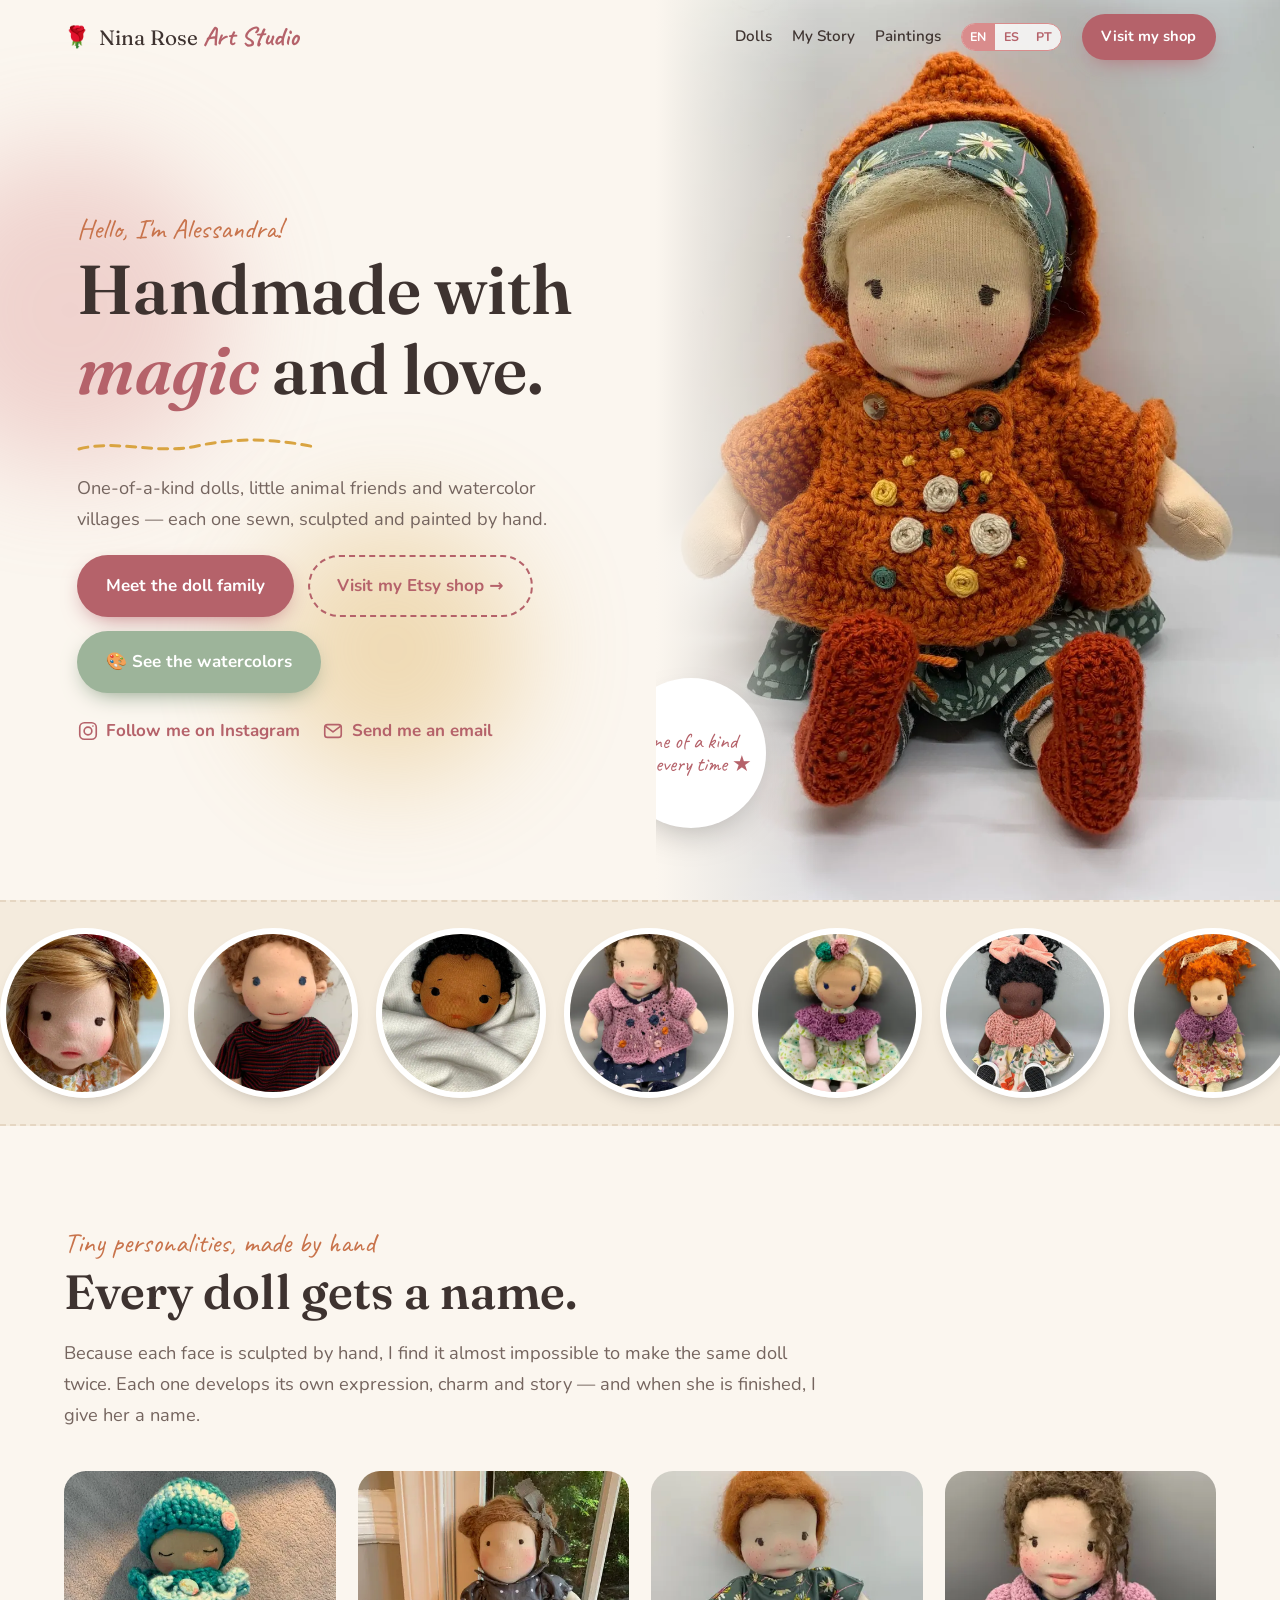
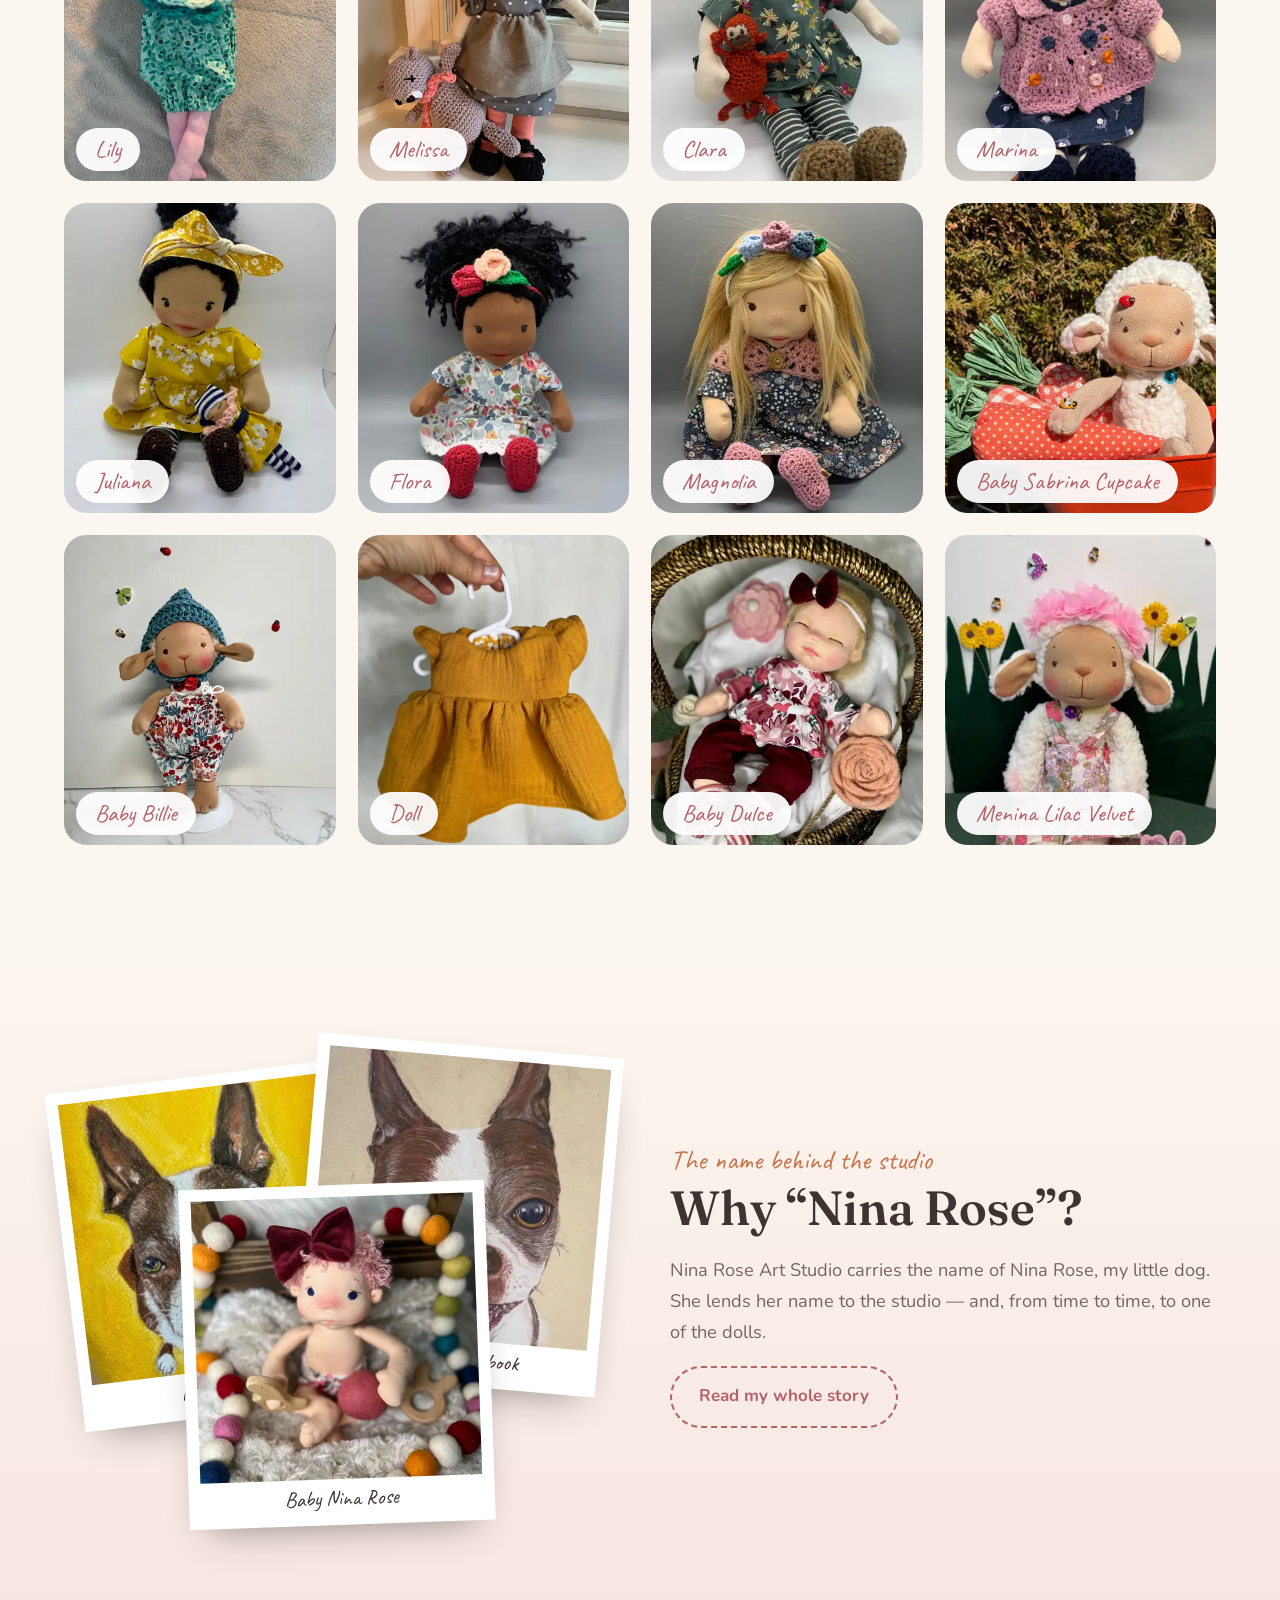
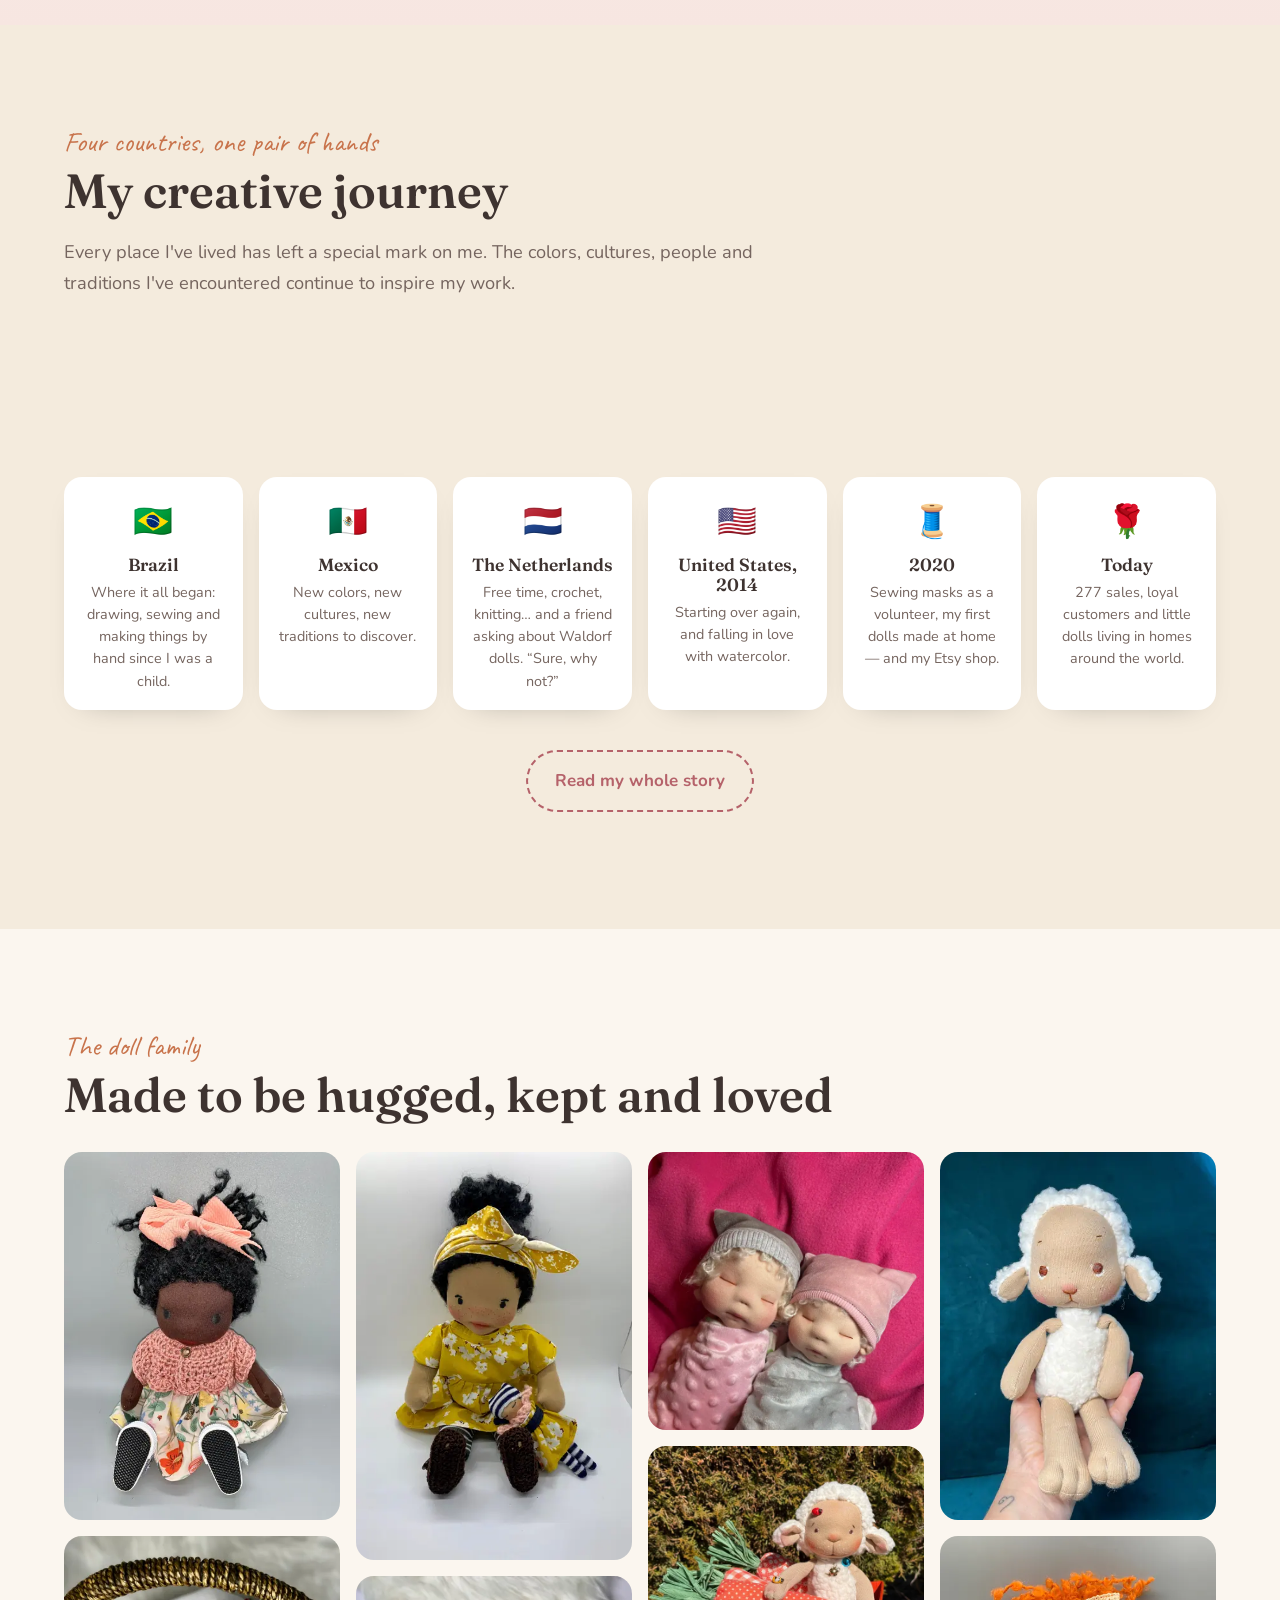
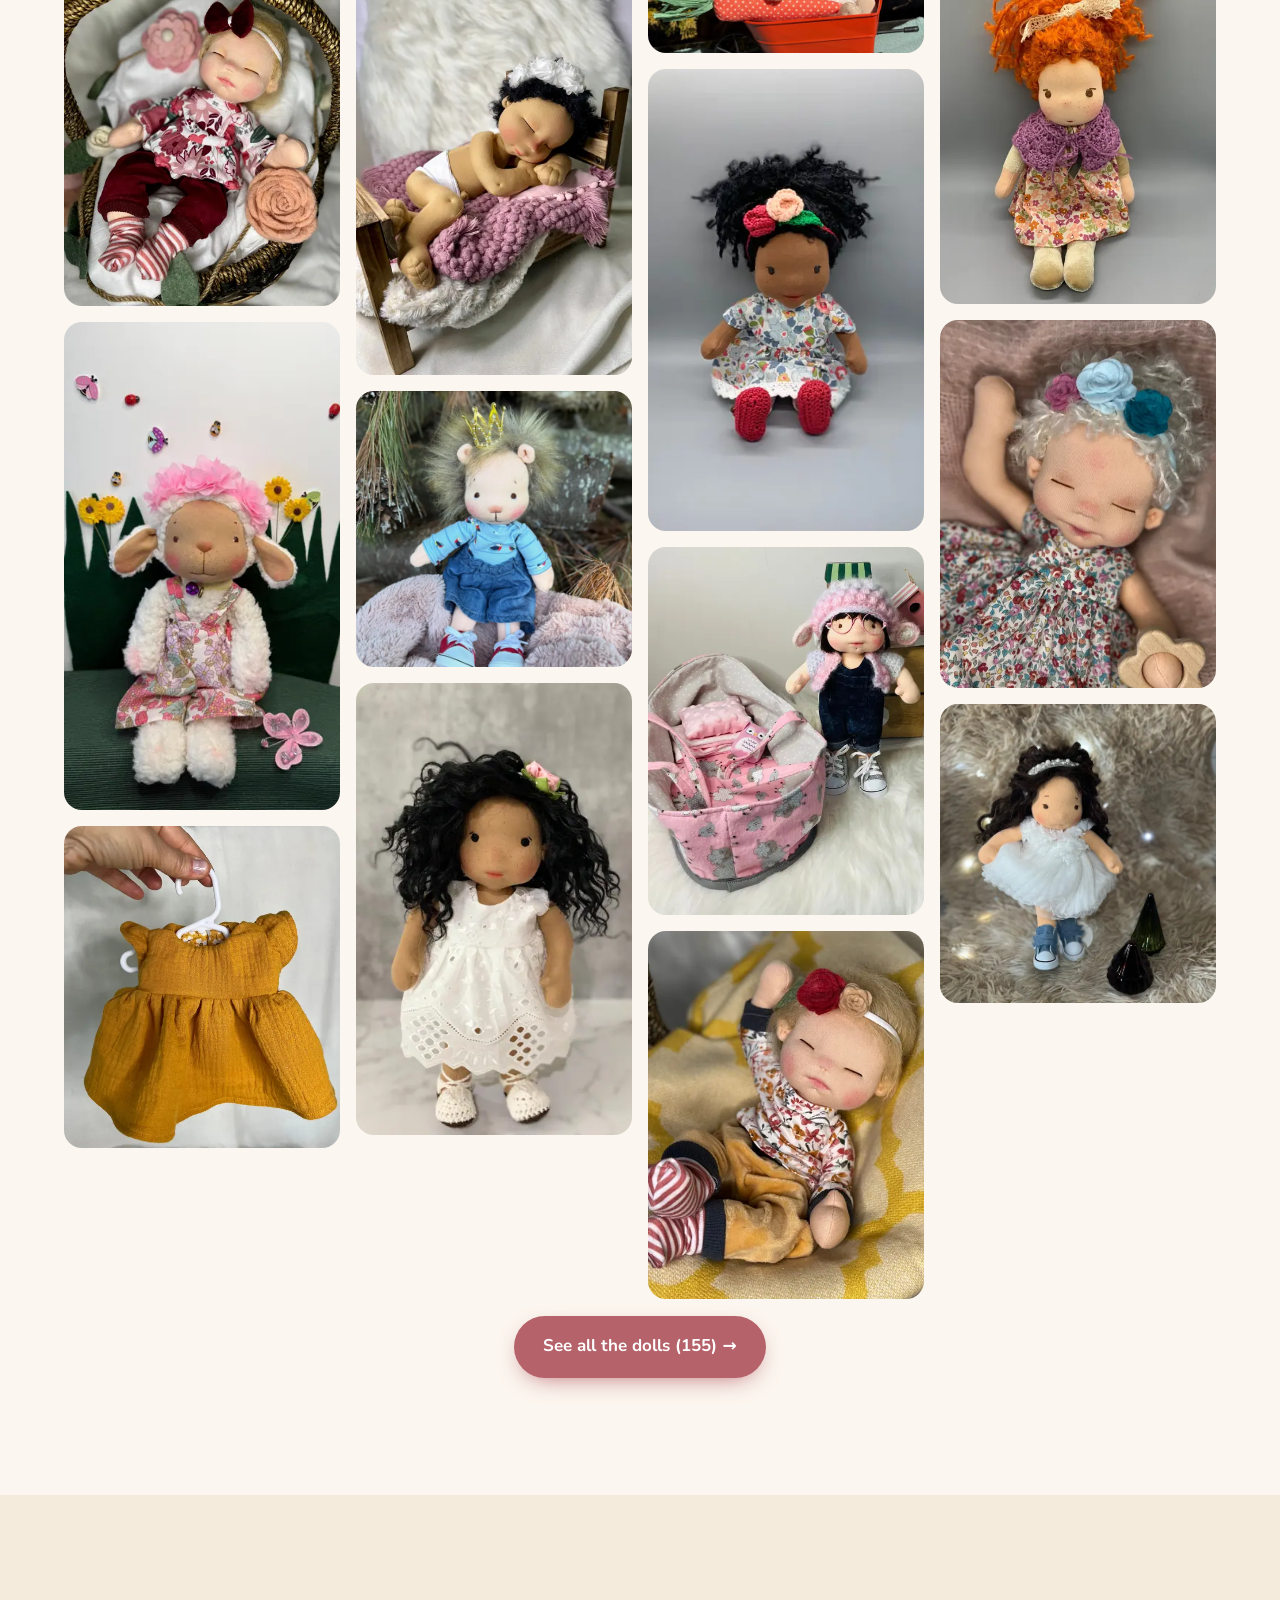
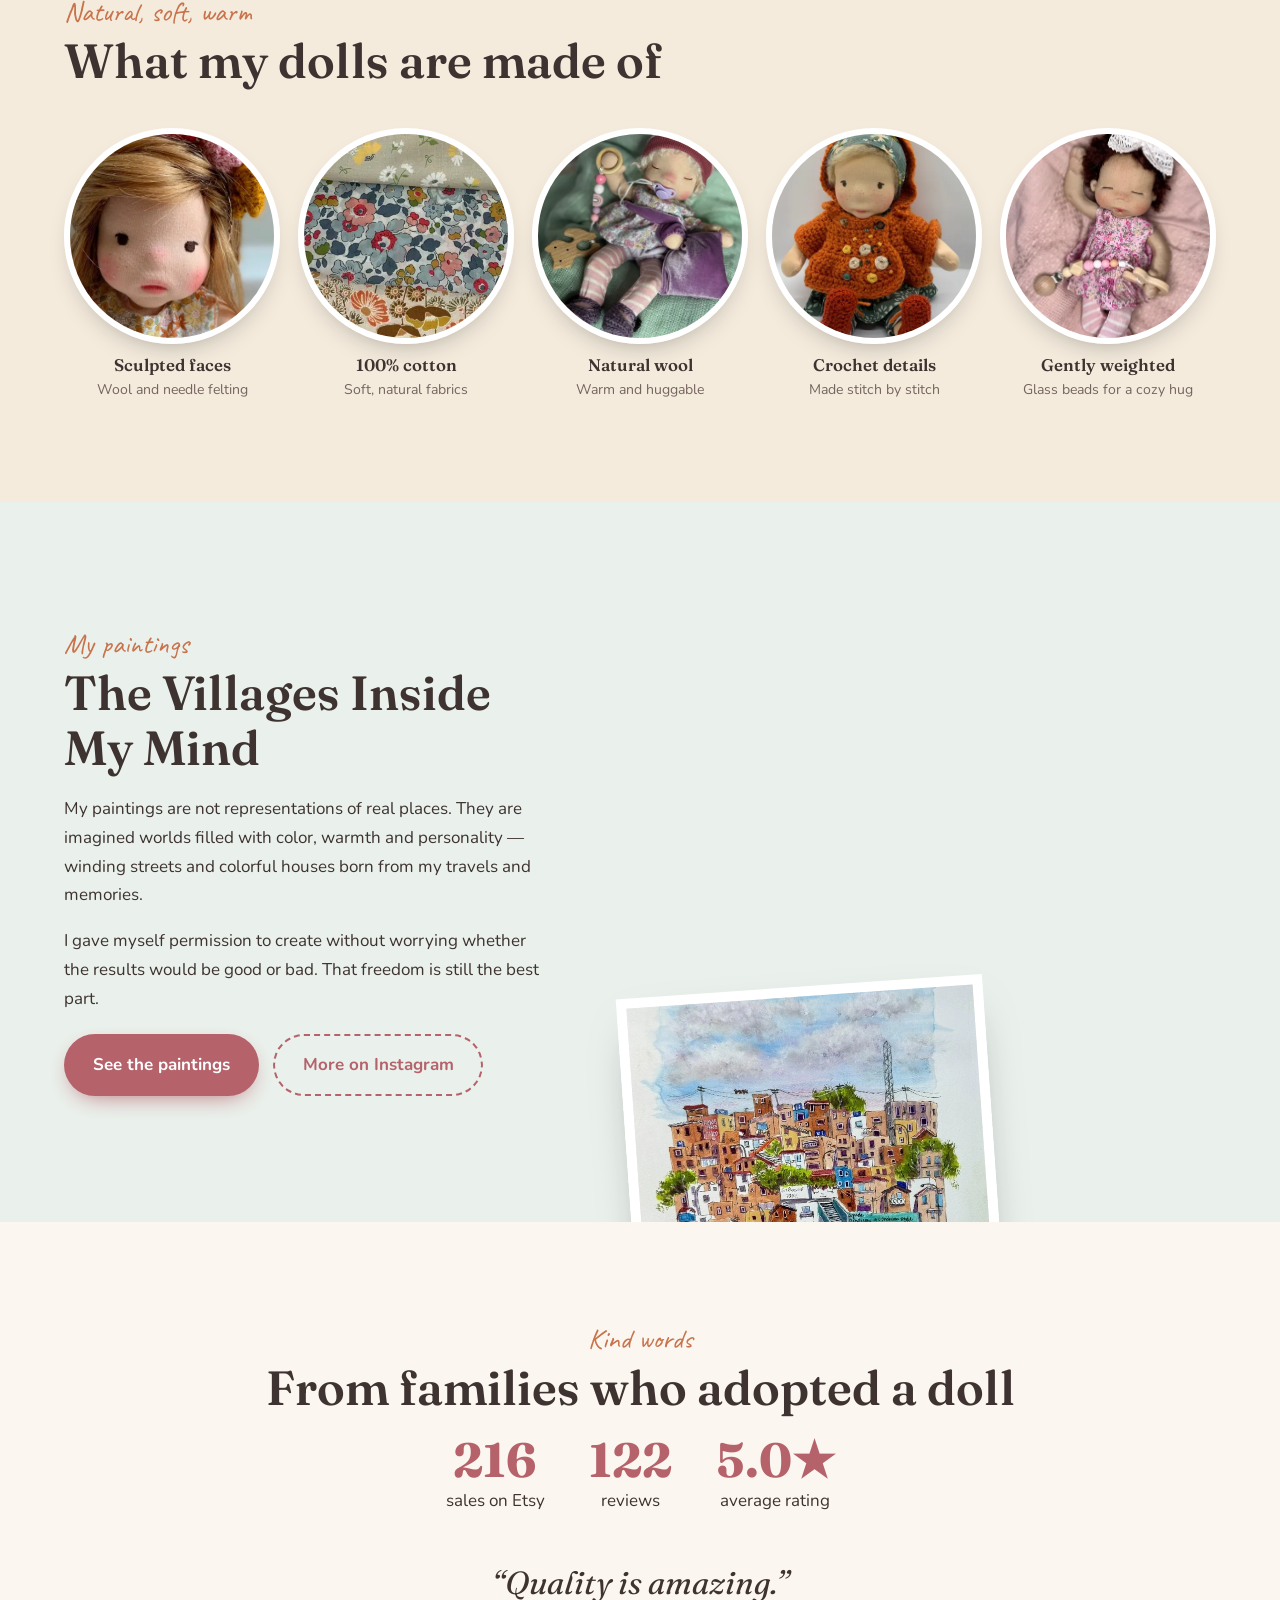
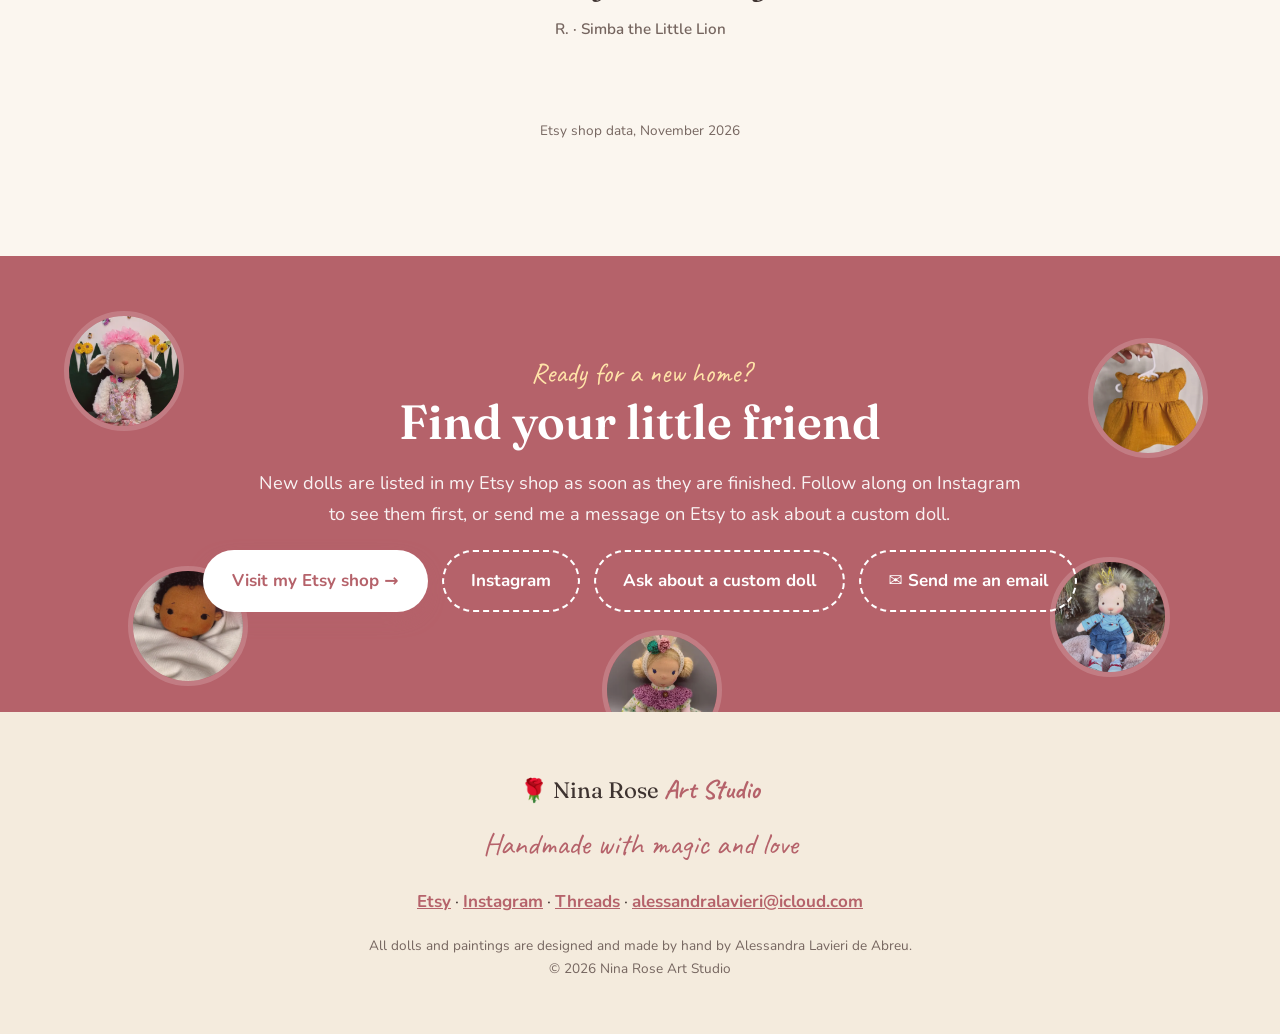
<file: index.html>
<!DOCTYPE html>
<html lang="en-US">
<head>
<meta charset="utf-8">
<meta name="viewport" content="width=device-width, initial-scale=1">
<title>Nina Rose Art Studio · Handmade dolls with magic and love</title>
<meta name="description" content="One-of-a-kind Waldorf-inspired dolls, little animal friends and watercolor villages, handmade by Alessandra Lavieri.">
<link rel="canonical" href="https://ninaroseartstudio.com/">
<link rel="alternate" hreflang="en-US" href="https://ninaroseartstudio.com/">
<link rel="alternate" hreflang="es" href="https://ninaroseartstudio.com/es/">
<link rel="alternate" hreflang="pt-BR" href="https://ninaroseartstudio.com/pt/">
<link rel="alternate" hreflang="x-default" href="https://ninaroseartstudio.com/">
<meta property="og:type" content="website"><meta property="og:site_name" content="Nina Rose Art Studio">
<meta property="og:title" content="Nina Rose Art Studio · Handmade dolls with magic and love"><meta property="og:description" content="One-of-a-kind Waldorf-inspired dolls, little animal friends and watercolor villages, handmade by Alessandra Lavieri.">
<meta property="og:url" content="https://ninaroseartstudio.com/"><meta property="og:image" content="https://ninaroseartstudio.com/img/og.jpg">
<meta name="twitter:card" content="summary_large_image">
<meta name="theme-color" content="#B5626A">
<link rel="icon" href="/favicon.svg" type="image/svg+xml">
<link rel="preconnect" href="https://fonts.googleapis.com"><link rel="preconnect" href="https://fonts.gstatic.com" crossorigin>
<link href="https://fonts.googleapis.com/css2?family=Fraunces:ital,opsz,wght@0,9..144,400;0,9..144,600;1,9..144,400&family=Nunito:wght@400;600;700&family=Caveat:wght@500;700&display=swap" rel="stylesheet">
<link rel="stylesheet" href="/assets/site.css?v=3">
<script type="application/ld+json">{"@context": "https://schema.org", "@type": "Organization", "name": "Nina Rose Art Studio", "url": "https://ninaroseartstudio.com/", "founder": {"@type": "Person", "name": "Alessandra Lavieri de Abreu"}, "sameAs": ["https://www.etsy.com/shop/NinaRoseArts", "https://www.instagram.com/ninarose_artstudio/", "https://www.threads.com/@ninarose_artstudio"], "email": "alessandralavieri@icloud.com", "description": "One-of-a-kind Waldorf-inspired dolls, little animal friends and watercolor villages, handmade by Alessandra Lavieri."}</script>
</head>
<body class="p-home">
<nav id="nav" class=""><div class="wrap">
<a class="logo" href="/"><span class="rose">🌹</span><span>Nina Rose <b>Art Studio</b></span></a>
<button class="burger" aria-label="Menu" onclick="document.body.classList.toggle('menu-open')"><i></i><i></i><i></i></button>
<div class="menu"><a href="/dolls/">Dolls</a><a href="/story/">My Story</a><a href="/paintings/">Paintings</a><div class="lang"><a href="/" hreflang="en-US" class="on">EN</a><a href="/es/" hreflang="es" class="">ES</a><a href="/pt/" hreflang="pt-BR" class="">PT</a></div>
<a class="btn primary sm" href="https://www.etsy.com/shop/NinaRoseArts" target="_blank" rel="noopener">Visit my shop</a></div>
</div></nav>
<header id="hero"><div class="hero-text">
<div class="blob b1"></div><div class="blob b2"></div>
<div class="ht"><span class="kicker">Hello, I'm Alessandra!</span><h1>Handmade with <em>magic</em> and love.</h1>
<svg class="stitch" viewBox="0 0 240 18" aria-hidden="true"><path d="M2 12 C 40 2, 80 18, 120 9 S 200 2, 238 10"/></svg>
<p class="lead">One-of-a-kind dolls, little animal friends and watercolor villages — each one sewn, sculpted and painted by hand.</p>
<div class="ctas hero-ctas"><a class="btn primary" href="/dolls/">Meet the doll family</a><a class="btn ghost" href="https://www.etsy.com/shop/NinaRoseArts" target="_blank" rel="noopener">Visit my Etsy shop →</a>
<a class="btn sage" href="/paintings/">🎨 See the watercolors</a></div>
<p class="hello-links"><a href="https://www.instagram.com/ninarose_artstudio/" target="_blank" rel="noopener"><svg viewBox="0 0 24 24" aria-hidden="true"><rect x="3" y="3" width="18" height="18" rx="5"/><circle cx="12" cy="12" r="4.2"/><circle cx="17.4" cy="6.6" r=".9" class="dot"/></svg>Follow me on Instagram</a>
<a href="mailto:alessandralavieri@icloud.com"><svg viewBox="0 0 24 24" aria-hidden="true"><rect x="3" y="5" width="18" height="14" rx="3"/><path d="M4 7l8 6 8-6"/></svg>Send me an email</a></p></div></div>
<div class="slides" id="slides"><img class="sl on" src="/img/g/005.webp" alt="" fetchpriority=high><div class="sl frame"><img class="bg" src="/img/n/n01.webp" alt="" loading="lazy"><img class="fg" src="/img/n/n01.webp" alt="" loading="lazy"></div><img class="sl" src="/img/g/023.webp" alt="" loading=lazy><div class="sl frame"><img class="bg" src="/img/p/w08.webp" alt="" loading="lazy"><img class="fg" src="/img/p/w08.webp" alt="" loading="lazy"></div><div class="sl frame"><img class="bg" src="/img/n/n02.webp" alt="" loading="lazy"><img class="fg" src="/img/n/n02.webp" alt="" loading="lazy"></div><img class="sl" src="/img/g/036.webp" alt="" loading=lazy><div class="sl frame"><img class="bg" src="/img/n/n03.webp" alt="" loading="lazy"><img class="fg" src="/img/n/n03.webp" alt="" loading="lazy"></div><img class="sl" src="/img/g/018.webp" alt="" loading=lazy><div class="sl frame"><img class="bg" src="/img/p/w02.webp" alt="" loading="lazy"><img class="fg" src="/img/p/w02.webp" alt="" loading="lazy"></div><div class="sl frame"><img class="bg" src="/img/n/n04.webp" alt="" loading="lazy"><img class="fg" src="/img/n/n04.webp" alt="" loading="lazy"></div><img class="sl" src="/img/g/008.webp" alt="" loading=lazy><div class="sl frame"><img class="bg" src="/img/n/n05.webp" alt="" loading="lazy"><img class="fg" src="/img/n/n05.webp" alt="" loading="lazy"></div><img class="sl" src="/img/g/049.webp" alt="" loading=lazy><div class="sl frame"><img class="bg" src="/img/p/w09.webp" alt="" loading="lazy"><img class="fg" src="/img/p/w09.webp" alt="" loading="lazy"></div><div class="sl frame"><img class="bg" src="/img/n/n06.webp" alt="" loading="lazy"><img class="fg" src="/img/n/n06.webp" alt="" loading="lazy"></div><img class="sl" src="/img/g/060.webp" alt="" loading=lazy><div class="sl frame"><img class="bg" src="/img/n/n07.webp" alt="" loading="lazy"><img class="fg" src="/img/n/n07.webp" alt="" loading="lazy"></div><img class="sl" src="/img/g/031.webp" alt="" loading=lazy><div class="badge">one of a kind<br>★ every time ★</div></div></header>
<div class="marquee" aria-hidden="true"><div class="track"><img src="/img/g/042-s.webp" alt="" loading="lazy"><img src="/img/g/047-s.webp" alt="" loading="lazy"><img src="/img/g/059-s.webp" alt="" loading="lazy"><img src="/img/g/012-s.webp" alt="" loading="lazy"><img src="/img/g/026-s.webp" alt="" loading="lazy"><img src="/img/g/028-s.webp" alt="" loading="lazy"><img src="/img/g/031-s.webp" alt="" loading="lazy"><img src="/img/g/040-s.webp" alt="" loading="lazy"><img src="/img/g/055-s.webp" alt="" loading="lazy"><img src="/img/g/096-s.webp" alt="" loading="lazy"><img src="/img/g/094-s.webp" alt="" loading="lazy"><img src="/img/g/121-s.webp" alt="" loading="lazy"><img src="/img/g/060-s.webp" alt="" loading="lazy"><img src="/img/g/019-s.webp" alt="" loading="lazy"><img src="/img/g/113-s.webp" alt="" loading="lazy"><img src="/img/g/035-s.webp" alt="" loading="lazy"><img src="/img/g/062-s.webp" alt="" loading="lazy"><img src="/img/g/075-s.webp" alt="" loading="lazy"><img src="/img/g/134-s.webp" alt="" loading="lazy"><img src="/img/g/042-s.webp" alt="" loading="lazy"><img src="/img/g/047-s.webp" alt="" loading="lazy"><img src="/img/g/059-s.webp" alt="" loading="lazy"><img src="/img/g/012-s.webp" alt="" loading="lazy"><img src="/img/g/026-s.webp" alt="" loading="lazy"><img src="/img/g/028-s.webp" alt="" loading="lazy"><img src="/img/g/031-s.webp" alt="" loading="lazy"><img src="/img/g/040-s.webp" alt="" loading="lazy"><img src="/img/g/055-s.webp" alt="" loading="lazy"><img src="/img/g/096-s.webp" alt="" loading="lazy"><img src="/img/g/094-s.webp" alt="" loading="lazy"><img src="/img/g/121-s.webp" alt="" loading="lazy"><img src="/img/g/060-s.webp" alt="" loading="lazy"><img src="/img/g/019-s.webp" alt="" loading="lazy"><img src="/img/g/113-s.webp" alt="" loading="lazy"><img src="/img/g/035-s.webp" alt="" loading="lazy"><img src="/img/g/062-s.webp" alt="" loading="lazy"><img src="/img/g/075-s.webp" alt="" loading="lazy"><img src="/img/g/134-s.webp" alt="" loading="lazy"></div></div>
<section id="names"><div class="wrap"><span class="kicker rv">Tiny personalities, made by hand</span><h2 class="rv">Every doll gets a name.</h2>
<p class="rv lead">Because each face is sculpted by hand, I find it almost impossible to make the same doll twice. Each one develops its own expression, charm and story — and when she is finished, I give her a name.</p><div class="names-grid"><div class="card rv" style="transition-delay:0.00s" tabindex="0"><div class="in"><div class="f"><img loading="lazy" src="/img/g/001-s.webp" alt="Lily"><span>Lily</span></div><div class="b"><h3>Lily</h3><p>Doll</p><small>one of a kind ♥</small></div></div></div><div class="card rv" style="transition-delay:0.08s" tabindex="0"><div class="in"><div class="f"><img loading="lazy" src="/img/g/003-s.webp" alt="Melissa"><span>Melissa</span></div><div class="b"><h3>Melissa</h3><p>Doll</p><small>one of a kind ♥</small></div></div></div><div class="card rv" style="transition-delay:0.16s" tabindex="0"><div class="in"><div class="f"><img loading="lazy" src="/img/g/007-s.webp" alt="Clara"><span>Clara</span></div><div class="b"><h3>Clara</h3><p>Doll</p><small>one of a kind ♥</small></div></div></div><div class="card rv" style="transition-delay:0.24s" tabindex="0"><div class="in"><div class="f"><img loading="lazy" src="/img/g/012-s.webp" alt="Marina"><span>Marina</span></div><div class="b"><h3>Marina</h3><p>Doll</p><small>one of a kind ♥</small></div></div></div><div class="card rv" style="transition-delay:0.00s" tabindex="0"><div class="in"><div class="f"><img loading="lazy" src="/img/g/013-s.webp" alt="Juliana"><span>Juliana</span></div><div class="b"><h3>Juliana</h3><p>Doll</p><small>one of a kind ♥</small></div></div></div><div class="card rv" style="transition-delay:0.08s" tabindex="0"><div class="in"><div class="f"><img loading="lazy" src="/img/g/019-s.webp" alt="Flora"><span>Flora</span></div><div class="b"><h3>Flora</h3><p>Doll</p><small>one of a kind ♥</small></div></div></div><div class="card rv" style="transition-delay:0.16s" tabindex="0"><div class="in"><div class="f"><img loading="lazy" src="/img/g/018-s.webp" alt="Magnolia"><span>Magnolia</span></div><div class="b"><h3>Magnolia</h3><p>Doll</p><small>one of a kind ♥</small></div></div></div><div class="card rv" style="transition-delay:0.24s" tabindex="0"><div class="in"><div class="f"><img loading="lazy" src="/img/g/099-s.webp" alt="Baby Sabrina Cupcake"><span>Baby Sabrina Cupcake</span></div><div class="b"><h3>Baby Sabrina Cupcake</h3><p>Baby doll</p><small>one of a kind ♥</small></div></div></div><div class="card rv" style="transition-delay:0.00s" tabindex="0"><div class="in"><div class="f"><img loading="lazy" src="/img/g/095-s.webp" alt="Baby Billie"><span>Baby Billie</span></div><div class="b"><h3>Baby Billie</h3><p>Baby doll</p><small>one of a kind ♥</small></div></div></div><div class="card rv" style="transition-delay:0.08s" tabindex="0"><div class="in"><div class="f"><img loading="lazy" src="/img/g/121-s.webp" alt="Doll"><span>Doll</span></div><div class="b"><h3>Doll</h3><p>Doll</p><small>one of a kind ♥</small></div></div></div><div class="card rv" style="transition-delay:0.16s" tabindex="0"><div class="in"><div class="f"><img loading="lazy" src="/img/g/062-s.webp" alt="Baby Dulce"><span>Baby Dulce</span></div><div class="b"><h3>Baby Dulce</h3><p>Baby doll</p><small>one of a kind ♥</small></div></div></div><div class="card rv" style="transition-delay:0.24s" tabindex="0"><div class="in"><div class="f"><img loading="lazy" src="/img/g/096-s.webp" alt="Menina Lilac Velvet"><span>Menina Lilac Velvet</span></div><div class="b"><h3>Menina Lilac Velvet</h3><p>Doll</p><small>one of a kind ♥</small></div></div></div></div></div></section>
<section id="nina"><div class="wrap nina"><div class="polaroids rv">
<figure><img src="/img/p/ig02.webp" alt="Pastel portrait" loading="lazy"><figcaption>Pastel portrait</figcaption></figure>
<figure><img src="/img/p/ig01.webp" alt="From my sketchbook" loading="lazy"><figcaption>From my sketchbook</figcaption></figure>
<figure><img src="/img/g/088-s.webp" alt="Baby Nina Rose" loading="lazy"><figcaption>Baby Nina Rose</figcaption></figure>
</div><div class="rv"><span class="kicker">The name behind the studio</span><h2>Why “Nina Rose”?</h2><p class="lead">Nina Rose Art Studio carries the name of Nina Rose, my little dog. She lends her name to the studio — and, from time to time, to one of the dolls.</p>
<a class="btn ghost" href="/story/">Read my whole story</a></div></div></section>
<section id="journey"><div class="wrap"><span class="kicker rv">Four countries, one pair of hands</span><h2 class="rv">My creative journey</h2><p class="rv lead">Every place I've lived has left a special mark on me. The colors, cultures, people and traditions I've encountered continue to inspire my work.</p>
<div class="map"><svg viewBox="0 0 1000 120" aria-hidden="true"><path id="jpath" d="M30 80 C 150 10, 250 110, 360 60 S 560 10, 640 70 S 860 110, 970 40"/></svg><div class="stops"><div class="stop rv" style="transition-delay:0.00s"><div class="flag">🇧🇷</div><h3>Brazil</h3><p>Where it all began: drawing, sewing and making things by hand since I was a child.</p></div><div class="stop rv" style="transition-delay:0.08s"><div class="flag">🇲🇽</div><h3>Mexico</h3><p>New colors, new cultures, new traditions to discover.</p></div><div class="stop rv" style="transition-delay:0.16s"><div class="flag">🇳🇱</div><h3>The Netherlands</h3><p>Free time, crochet, knitting… and a friend asking about Waldorf dolls. “Sure, why not?”</p></div><div class="stop rv" style="transition-delay:0.24s"><div class="flag">🇺🇸</div><h3>United States, 2014</h3><p>Starting over again, and falling in love with watercolor.</p></div><div class="stop rv" style="transition-delay:0.32s"><div class="flag">🧵</div><h3>2020</h3><p>Sewing masks as a volunteer, my first dolls made at home — and my Etsy shop.</p></div><div class="stop rv" style="transition-delay:0.40s"><div class="flag">🌹</div><h3>Today</h3><p>277 sales, loyal customers and little dolls living in homes around the world.</p></div></div></div>
<p class="center"><a class="btn ghost" href="/story/">Read my whole story</a></p></div></section>
<section id="gallery"><div class="wrap"><span class="kicker rv">The doll family</span><h2 class="rv">Made to be hugged, kept and loved</h2>
<div class="masonry"><figure class="rv" data-k="doll"><a href="/img/g/028.webp" data-lb data-cap="Abigail"><img loading="lazy" decoding="async" src="/img/g/028-s.webp" width="480" height="640" alt="Abigail — Nina Rose Art Studio"></a><figcaption>Abigail</figcaption></figure><figure class="rv" data-k="baby"><a href="/img/g/062.webp" data-lb data-cap="Baby Dulce"><img loading="lazy" decoding="async" src="/img/g/062-s.webp" width="477" height="640" alt="Baby Dulce — Nina Rose Art Studio"></a><figcaption>Baby Dulce</figcaption></figure><figure class="rv" data-k="doll"><a href="/img/g/096.webp" data-lb data-cap="Menina Lilac Velvet"><img loading="lazy" decoding="async" src="/img/g/096-s.webp" width="362" height="640" alt="Menina Lilac Velvet — Nina Rose Art Studio"></a><figcaption>Menina Lilac Velvet</figcaption></figure><figure class="rv" data-k="doll"><a href="/img/g/121.webp" data-lb data-cap="Doll"><img loading="lazy" decoding="async" src="/img/g/121-s.webp" width="549" height="640" alt="Doll — Nina Rose Art Studio"></a><figcaption>Doll</figcaption></figure><figure class="rv" data-k="doll"><a href="/img/g/013.webp" data-lb data-cap="Juliana"><img loading="lazy" decoding="async" src="/img/g/013-s.webp" width="433" height="640" alt="Juliana — Nina Rose Art Studio"></a><figcaption>Juliana</figcaption></figure><figure class="rv" data-k="baby"><a href="/img/g/075.webp" data-lb data-cap="Baby Ana"><img loading="lazy" decoding="async" src="/img/g/075-s.webp" width="442" height="640" alt="Baby Ana — Nina Rose Art Studio"></a><figcaption>Baby Ana</figcaption></figure><figure class="rv" data-k="baby"><a href="/img/g/094.webp" data-lb data-cap="Baby Isabel"><img loading="lazy" decoding="async" src="/img/g/094-s.webp" width="640" height="640" alt="Baby Isabel — Nina Rose Art Studio"></a><figcaption>Baby Isabel</figcaption></figure><figure class="rv" data-k="doll"><a href="/img/g/040.webp" data-lb data-cap="Luna"><img loading="lazy" decoding="async" src="/img/g/040-s.webp" width="391" height="640" alt="Luna — Nina Rose Art Studio"></a><figcaption>Luna</figcaption></figure><figure class="rv" data-k="doll"><a href="/img/g/118.webp" data-lb data-cap="Doll"><img loading="lazy" decoding="async" src="/img/g/118-s.webp" width="636" height="640" alt="Doll — Nina Rose Art Studio"></a><figcaption>Doll</figcaption></figure><figure class="rv" data-k="baby"><a href="/img/g/099.webp" data-lb data-cap="Baby Sabrina Cupcake"><img loading="lazy" decoding="async" src="/img/g/099-s.webp" width="640" height="480" alt="Baby Sabrina Cupcake — Nina Rose Art Studio"></a><figcaption>Baby Sabrina Cupcake</figcaption></figure><figure class="rv" data-k="doll"><a href="/img/g/019.webp" data-lb data-cap="Flora"><img loading="lazy" decoding="async" src="/img/g/019-s.webp" width="382" height="640" alt="Flora — Nina Rose Art Studio"></a><figcaption>Flora</figcaption></figure><figure class="rv" data-k="doll"><a href="/img/g/134.webp" data-lb data-cap="Juju"><img loading="lazy" decoding="async" src="/img/g/134-s.webp" width="480" height="640" alt="Juju — Nina Rose Art Studio"></a><figcaption>Juju</figcaption></figure><figure class="rv" data-k="baby"><a href="/img/g/058.webp" data-lb data-cap="Baby Alix"><img loading="lazy" decoding="async" src="/img/g/058-s.webp" width="480" height="640" alt="Baby Alix — Nina Rose Art Studio"></a><figcaption>Baby Alix</figcaption></figure><figure class="rv" data-k="doll"><a href="/img/g/113.webp" data-lb data-cap="Doll"><img loading="lazy" decoding="async" src="/img/g/113-s.webp" width="480" height="640" alt="Doll — Nina Rose Art Studio"></a><figcaption>Doll</figcaption></figure><figure class="rv" data-k="doll"><a href="/img/g/031.webp" data-lb data-cap="Menina"><img loading="lazy" decoding="async" src="/img/g/031-s.webp" width="480" height="640" alt="Menina — Nina Rose Art Studio"></a><figcaption>Menina</figcaption></figure><figure class="rv" data-k="baby"><a href="/img/g/066.webp" data-lb data-cap="Baby Bianca"><img loading="lazy" decoding="async" src="/img/g/066-s.webp" width="480" height="640" alt="Baby Bianca — Nina Rose Art Studio"></a><figcaption>Baby Bianca</figcaption></figure><figure class="rv" data-k="doll"><a href="/img/g/055.webp" data-lb data-cap="Natalia"><img loading="lazy" decoding="async" src="/img/g/055-s.webp" width="591" height="640" alt="Natalia — Nina Rose Art Studio"></a><figcaption>Natalia</figcaption></figure></div>
<p class="center"><a class="btn primary" href="/dolls/">See all the dolls (155) →</a></p></div></section>
<section id="materials"><div class="wrap"><span class="kicker rv">Natural, soft, warm</span><h2 class="rv">What my dolls are made of</h2><div class="mats"><div class="mat rv" style="transition-delay:0.0s"><div class="ring"><img loading="lazy" src="/img/g/042-s.webp" alt=""></div><h3>Sculpted faces</h3><p>Wool and needle felting</p></div><div class="mat rv" style="transition-delay:0.1s"><div class="ring"><img loading="lazy" src="/img/g/046-s.webp" alt=""></div><h3>100% cotton</h3><p>Soft, natural fabrics</p></div><div class="mat rv" style="transition-delay:0.2s"><div class="ring"><img loading="lazy" src="/img/g/117-s.webp" alt=""></div><h3>Natural wool</h3><p>Warm and huggable</p></div><div class="mat rv" style="transition-delay:0.3s"><div class="ring"><img loading="lazy" src="/img/g/005-s.webp" alt=""></div><h3>Crochet details</h3><p>Made stitch by stitch</p></div><div class="mat rv" style="transition-delay:0.4s"><div class="ring"><img loading="lazy" src="/img/g/064-s.webp" alt=""></div><h3>Gently weighted</h3><p>Glass beads for a cozy hug</p></div></div></div></section>
<section id="villages"><div class="wrap vill"><div class="rv"><span class="kicker">My paintings</span><h2>The Villages Inside My Mind</h2><p>My paintings are not representations of real places. They are imagined worlds filled with color, warmth and personality — winding streets and colorful houses born from my travels and memories.</p><p>I gave myself permission to create without worrying whether the results would be good or bad. That freedom is still the best part.</p>
<div class="ctas"><a class="btn primary" href="/paintings/">See the paintings</a><a class="btn ghost" href="https://www.instagram.com/ninarose_artstudio/" target="_blank" rel="noopener">More on Instagram</a></div></div>
<div class="paint-stack" id="pstack"><img src="/img/p/w01.webp" alt="" loading="lazy"><img src="/img/p/w04.webp" alt="" loading="lazy"><img src="/img/p/w06.webp" alt="" loading="lazy"></div></div></section>
<section id="reviews"><div class="wrap center"><span class="kicker rv">Kind words</span><h2 class="rv">From families who adopted a doll</h2>
<div class="stats rv"><div><b data-count="277">277</b><span>sales on Etsy</span></div><div><b data-count="157">157</b><span>reviews</span></div><div><b>5.0★</b><span>average rating</span></div></div>
<div class="quotes" id="quotes"><blockquote class="on">“Quality is amazing.”<cite>R. · Simba the Little Lion</cite></blockquote><blockquote class="">“Her pictures don't do her justice.”<cite>R. · MeNina Pink Velvet</cite></blockquote><blockquote class="">“Lovingly well-made.”<cite>C. · Fluffy the Sheep</cite></blockquote><blockquote class="">“Impeccably made.”<cite>J. · Mini Lamb</cite></blockquote><blockquote class="">“Made with love and care.”<cite>T. · Custom order</cite></blockquote></div><p class="small">Etsy shop data, November 2026</p></div></section>
<section id="adopt"><div class="floaters"><img src="/img/g/096-s.webp" alt="" style="left:5%;top:12%;animation-delay:0.0s" loading="lazy"><img src="/img/g/121-s.webp" alt="" style="left:85%;top:18%;animation-delay:-1.3s" loading="lazy"><img src="/img/g/059-s.webp" alt="" style="left:10%;top:68%;animation-delay:-2.6s" loading="lazy"><img src="/img/g/094-s.webp" alt="" style="left:82%;top:66%;animation-delay:-3.9000000000000004s" loading="lazy"><img src="/img/g/026-s.webp" alt="" style="left:47%;top:82%;animation-delay:-5.2s" loading="lazy"></div><div class="wrap">
<span class="kicker rv">Ready for a new home?</span><h2 class="rv">Find your little friend</h2>
<p class="rv lead">New dolls are listed in my Etsy shop as soon as they are finished. Follow along on Instagram to see them first, or send me a message on Etsy to ask about a custom doll.</p>
<div class="ctas rv center"><a class="btn primary" href="https://www.etsy.com/shop/NinaRoseArts" target="_blank" rel="noopener">Visit my Etsy shop →</a>
<a class="btn ghost" href="https://www.instagram.com/ninarose_artstudio/" target="_blank" rel="noopener">Instagram</a>
<a class="btn ghost" href="https://www.etsy.com/shop/NinaRoseArts" target="_blank" rel="noopener">Ask about a custom doll</a>
<a class="btn ghost" href="mailto:alessandralavieri@icloud.com">✉ Send me an email</a></div></div></section>
<footer><div class="wrap">
<div class="f-logo">🌹 Nina Rose <b>Art Studio</b></div>
<p class="hand big">Handmade with magic and love</p>
<p class="f-links"><a href="https://www.etsy.com/shop/NinaRoseArts" target="_blank" rel="noopener">Etsy</a> · <a href="https://www.instagram.com/ninarose_artstudio/" target="_blank" rel="noopener">Instagram</a> · <a href="https://www.threads.com/@ninarose_artstudio" target="_blank" rel="noopener">Threads</a> · <a href="mailto:alessandralavieri@icloud.com">alessandralavieri@icloud.com</a></p>
<p class="small">All dolls and paintings are designed and made by hand by Alessandra Lavieri de Abreu.<br>© 2026 Nina Rose Art Studio</p>
</div></footer>
<div id="lb" role="dialog" aria-modal="true"><button class="lb-x" aria-label="Close">×</button><button class="lb-p" aria-label="Previous">‹</button><figure><img alt=""><figcaption></figcaption></figure><button class="lb-n" aria-label="Next">›</button></div>
<script src="/assets/site.js?v=3" defer></script>
</body></html>
</file>
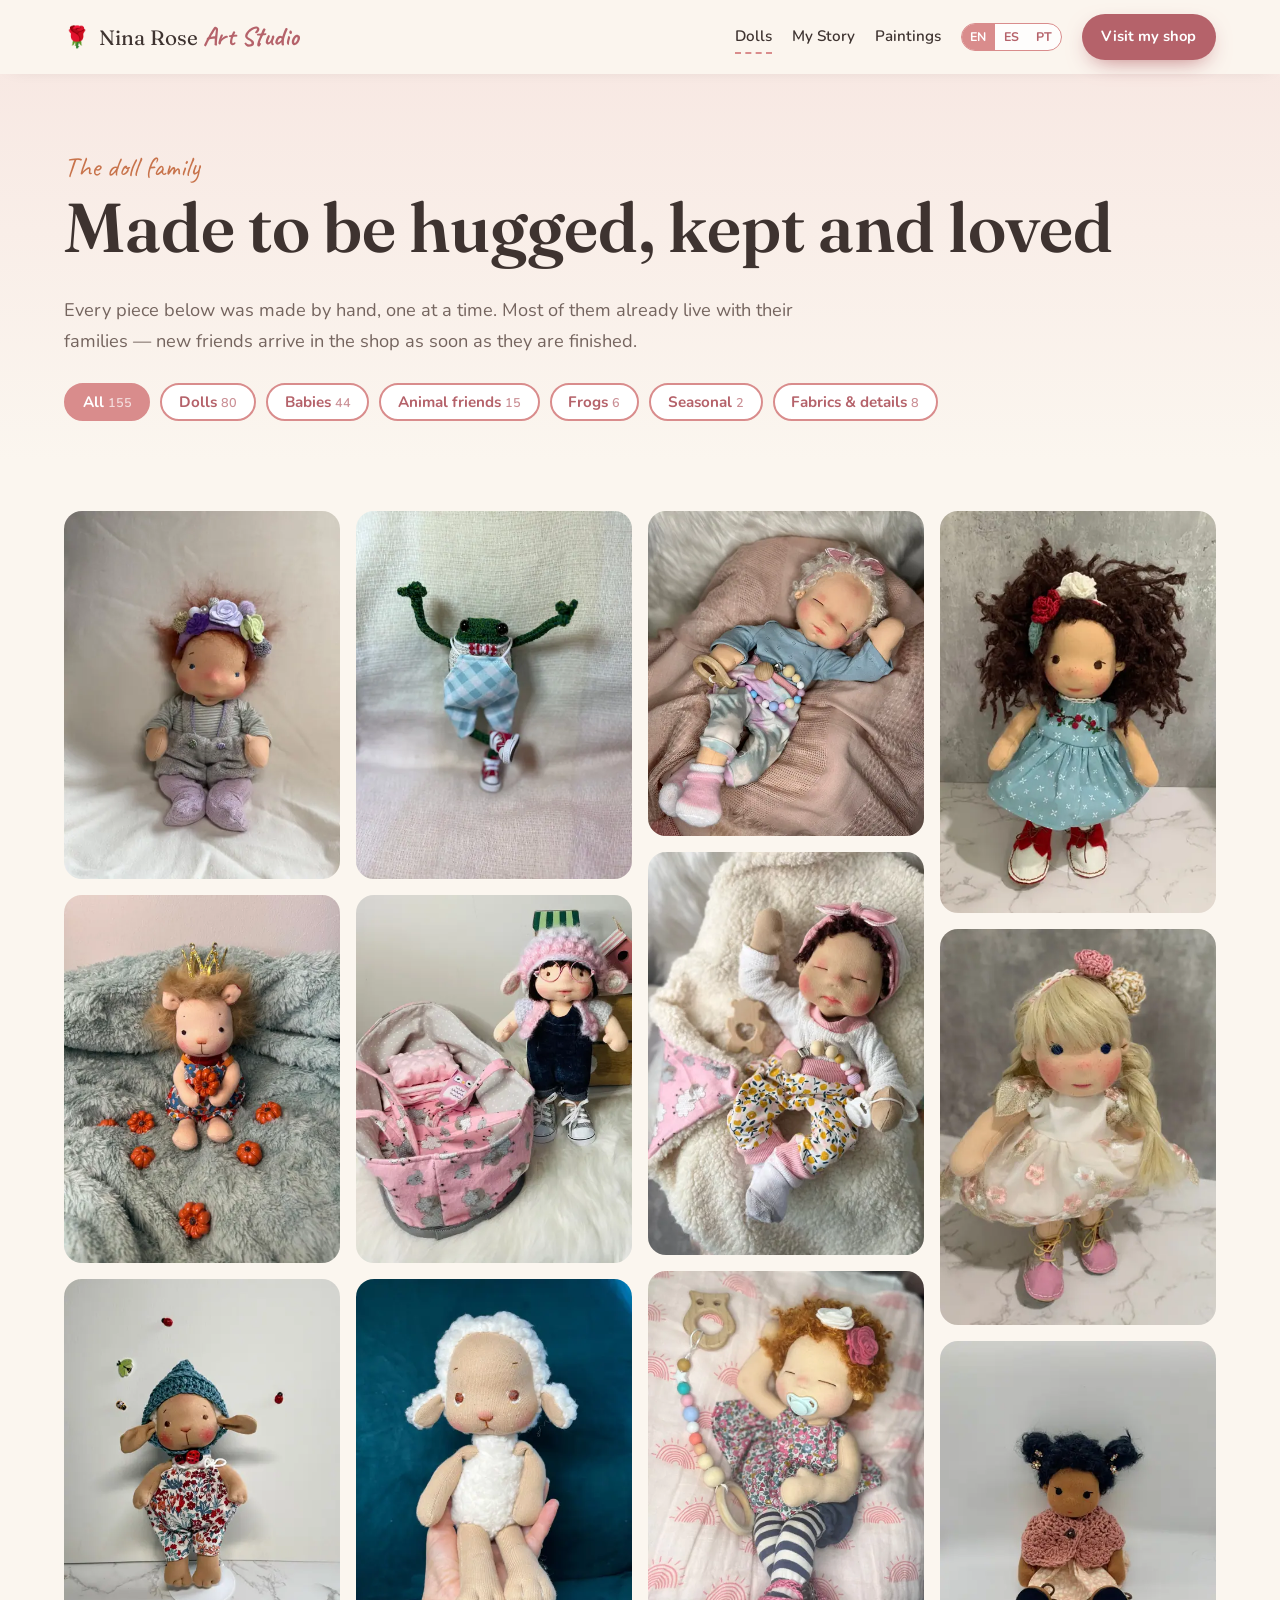
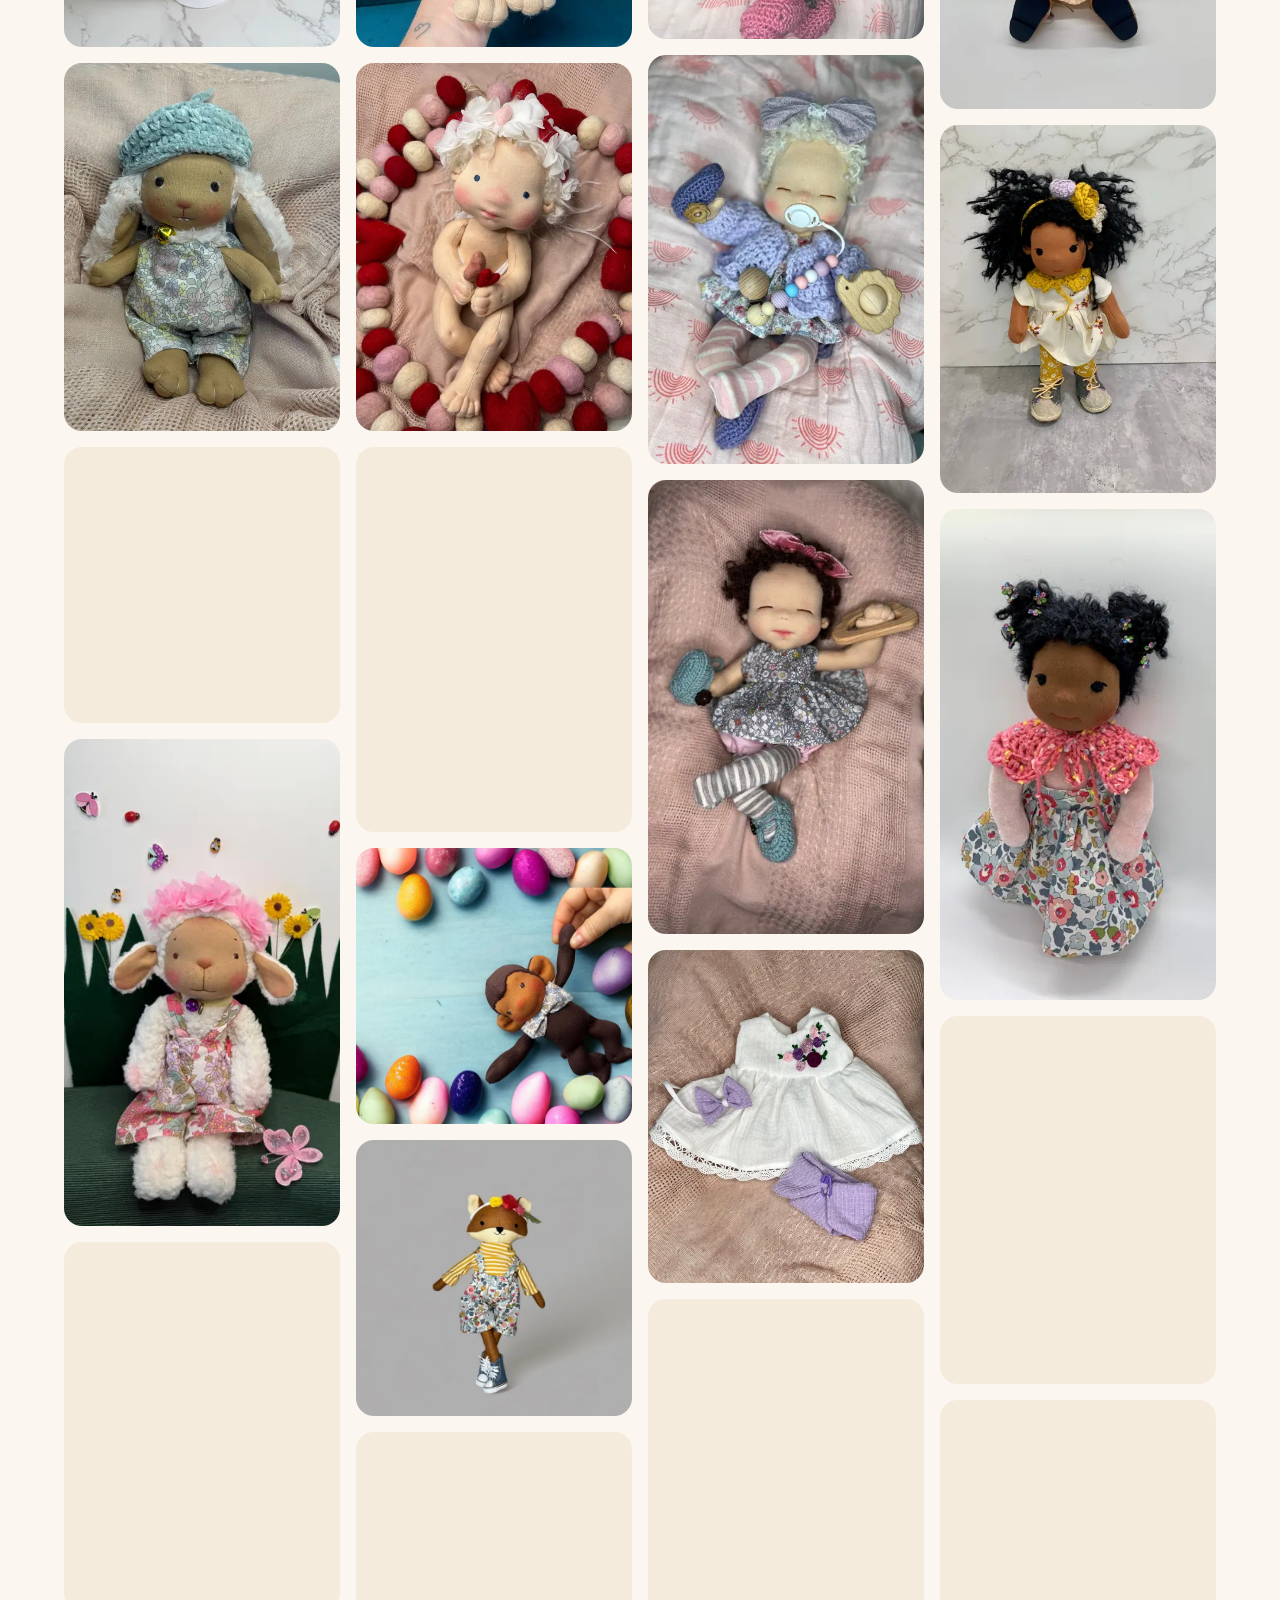
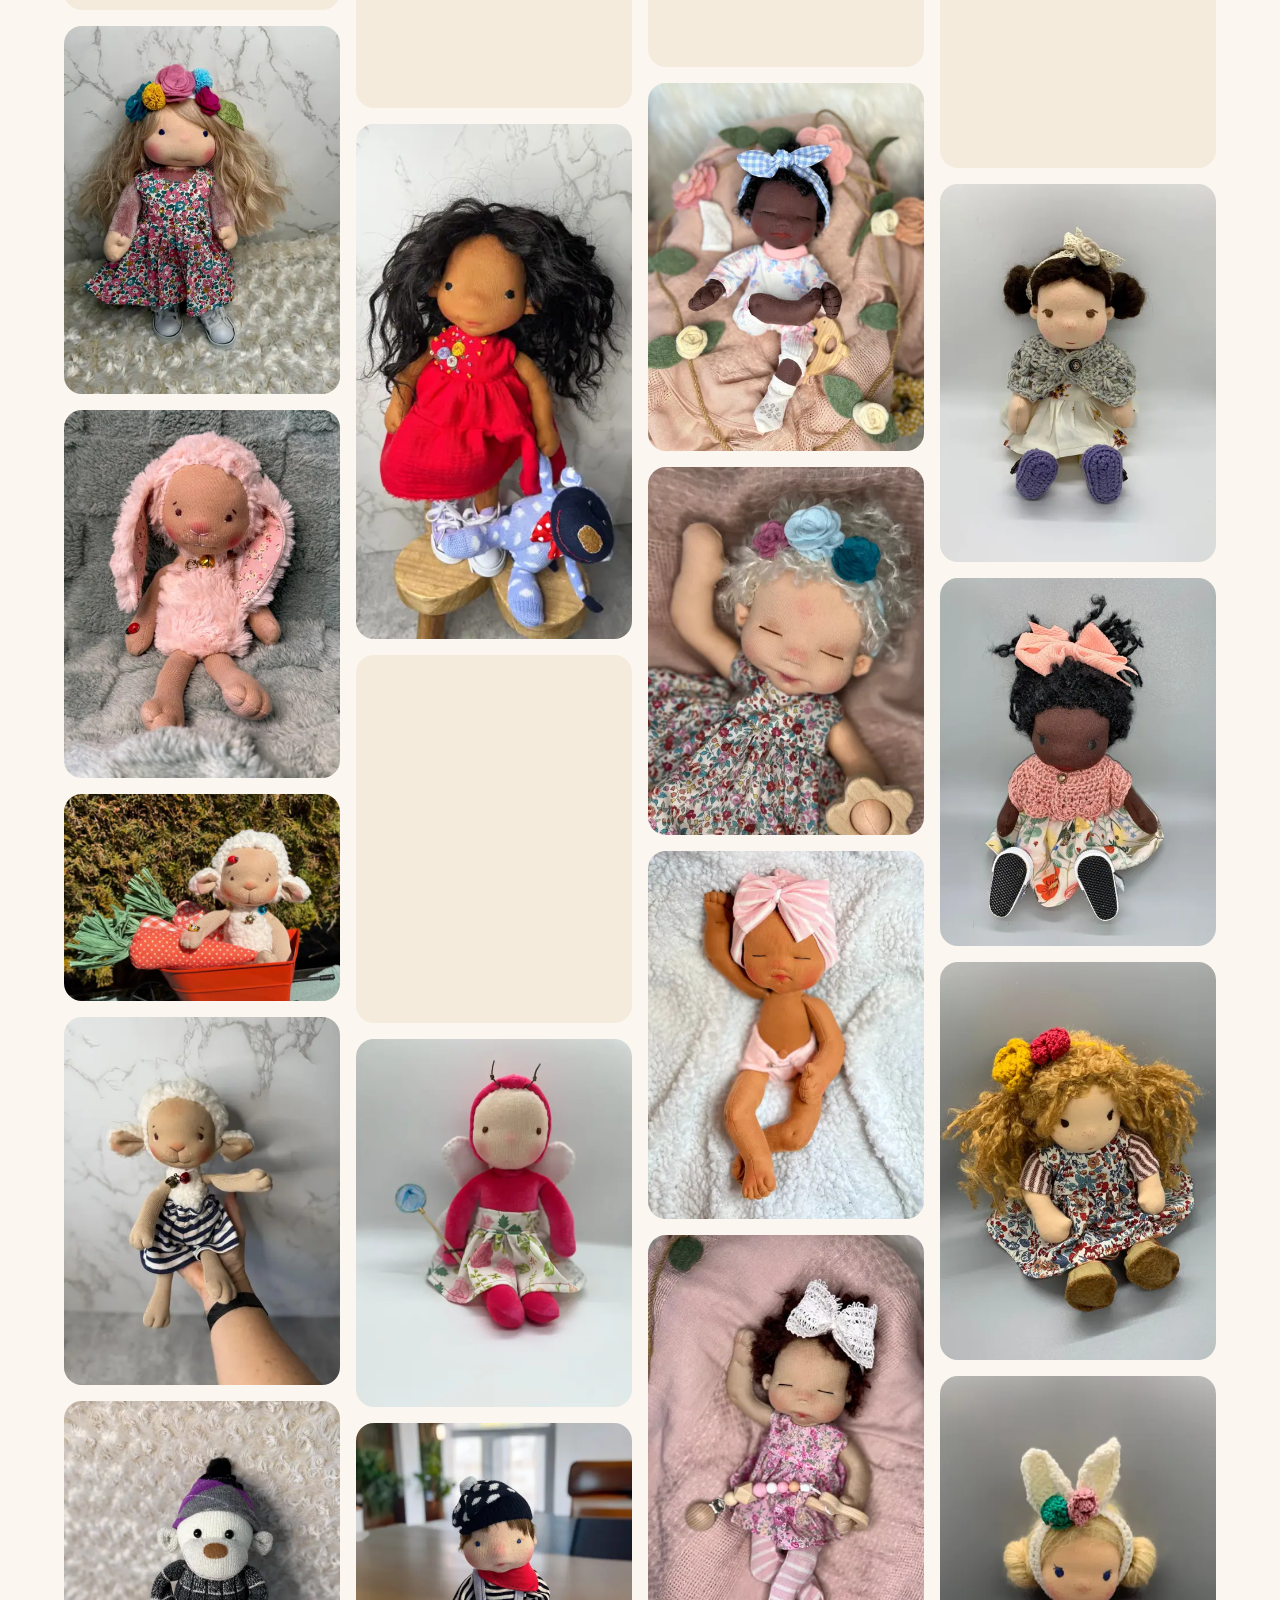
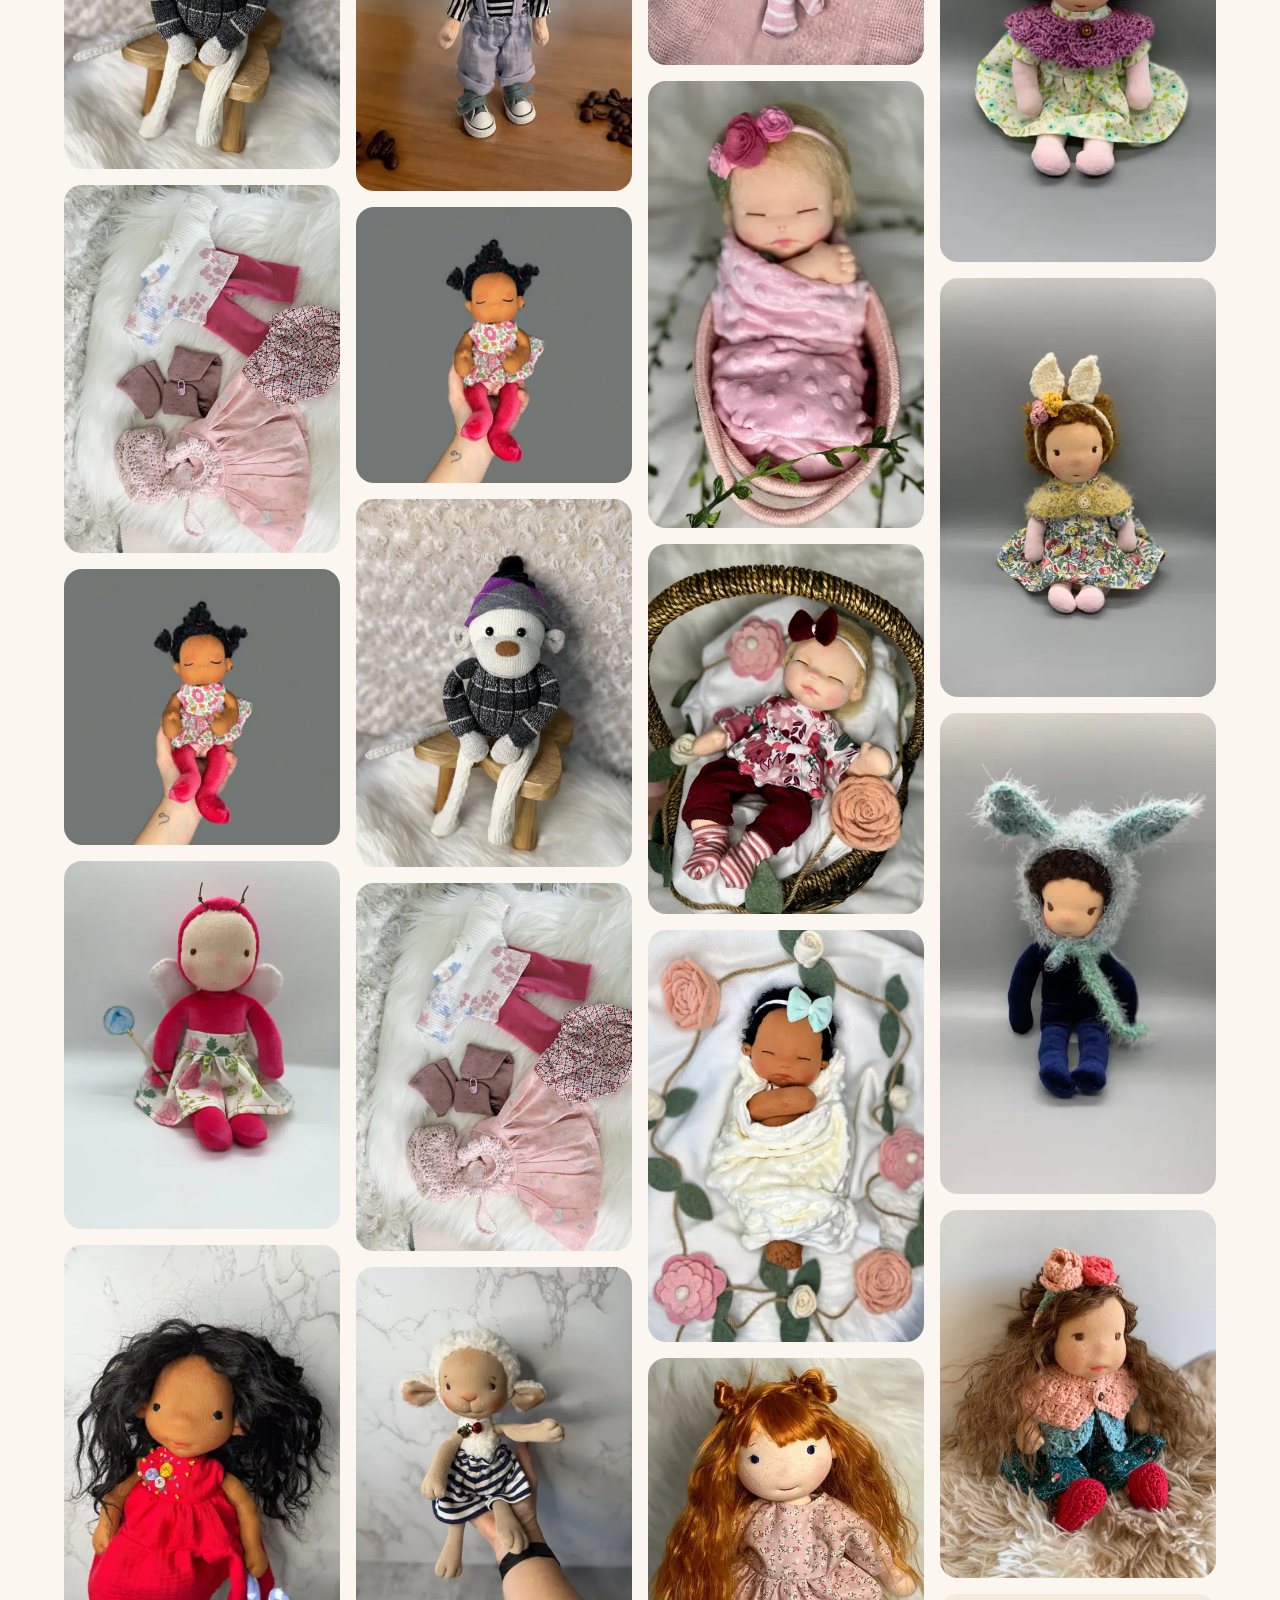
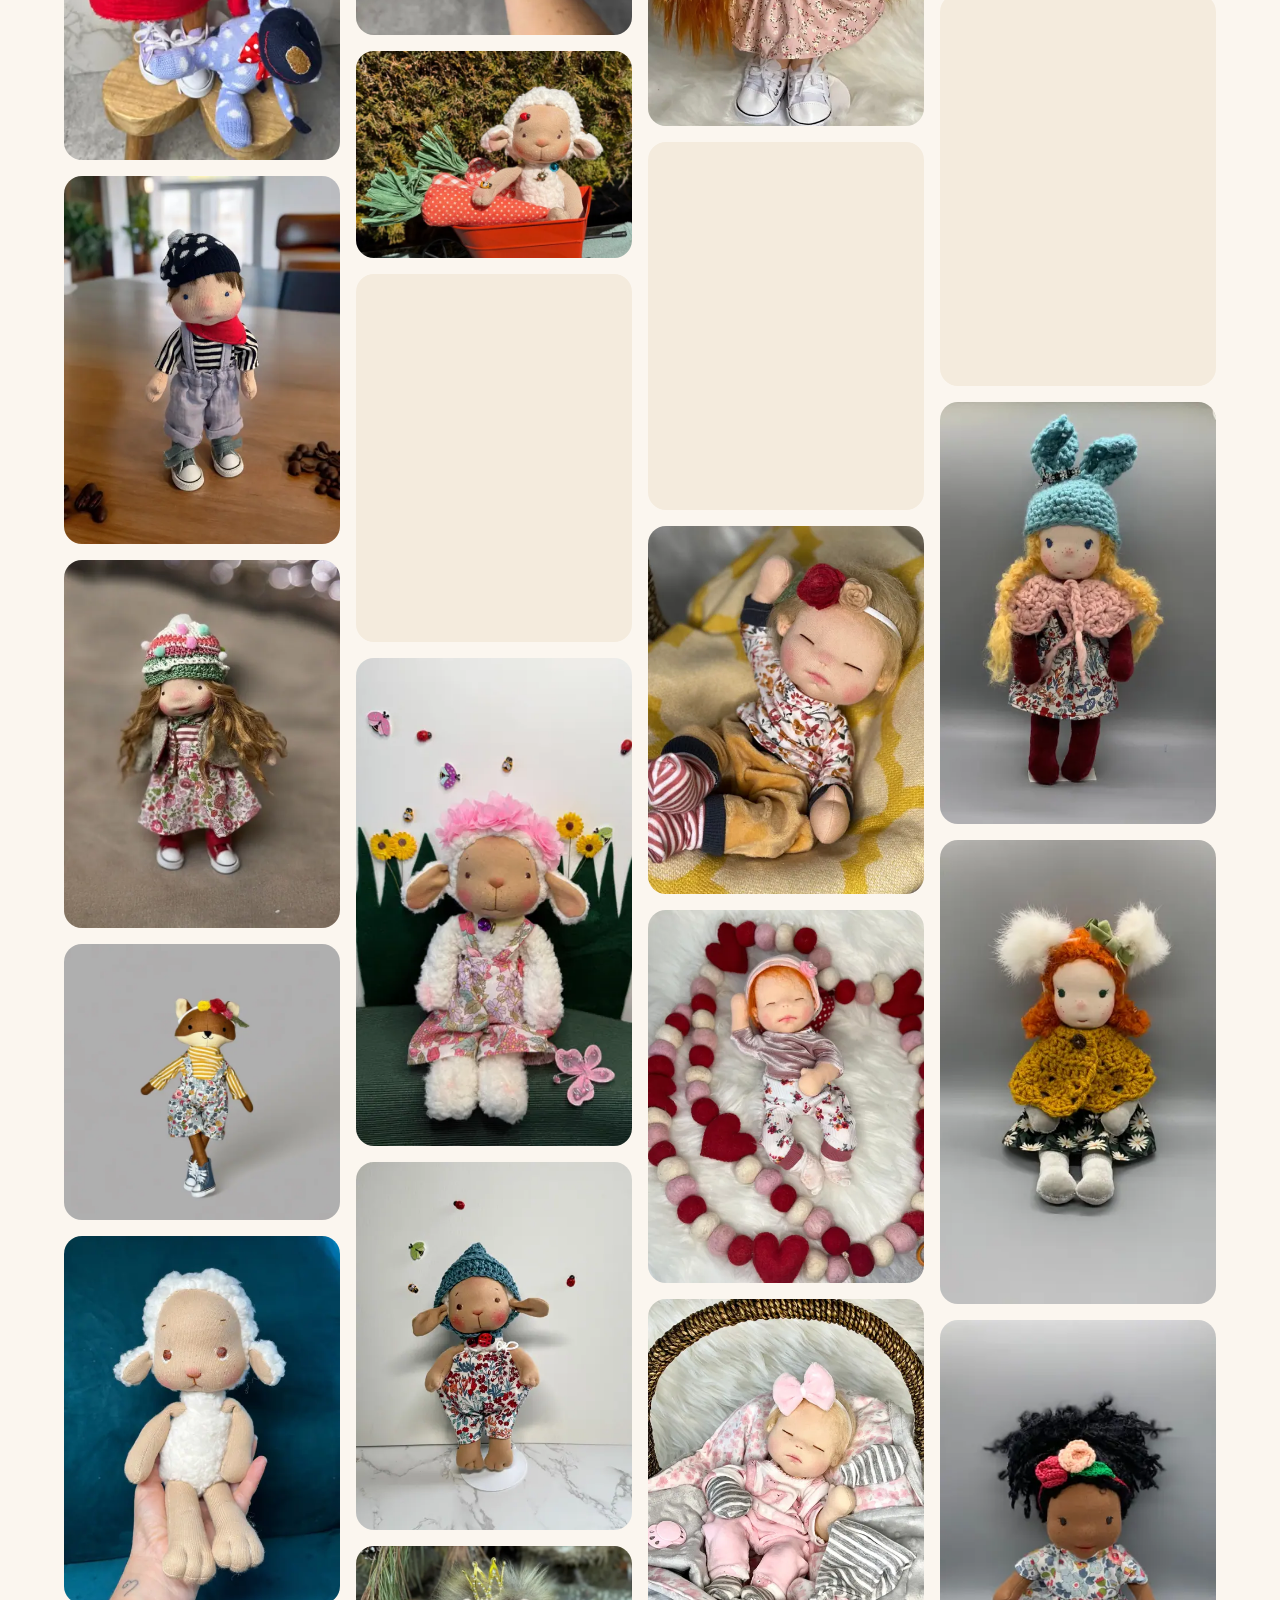
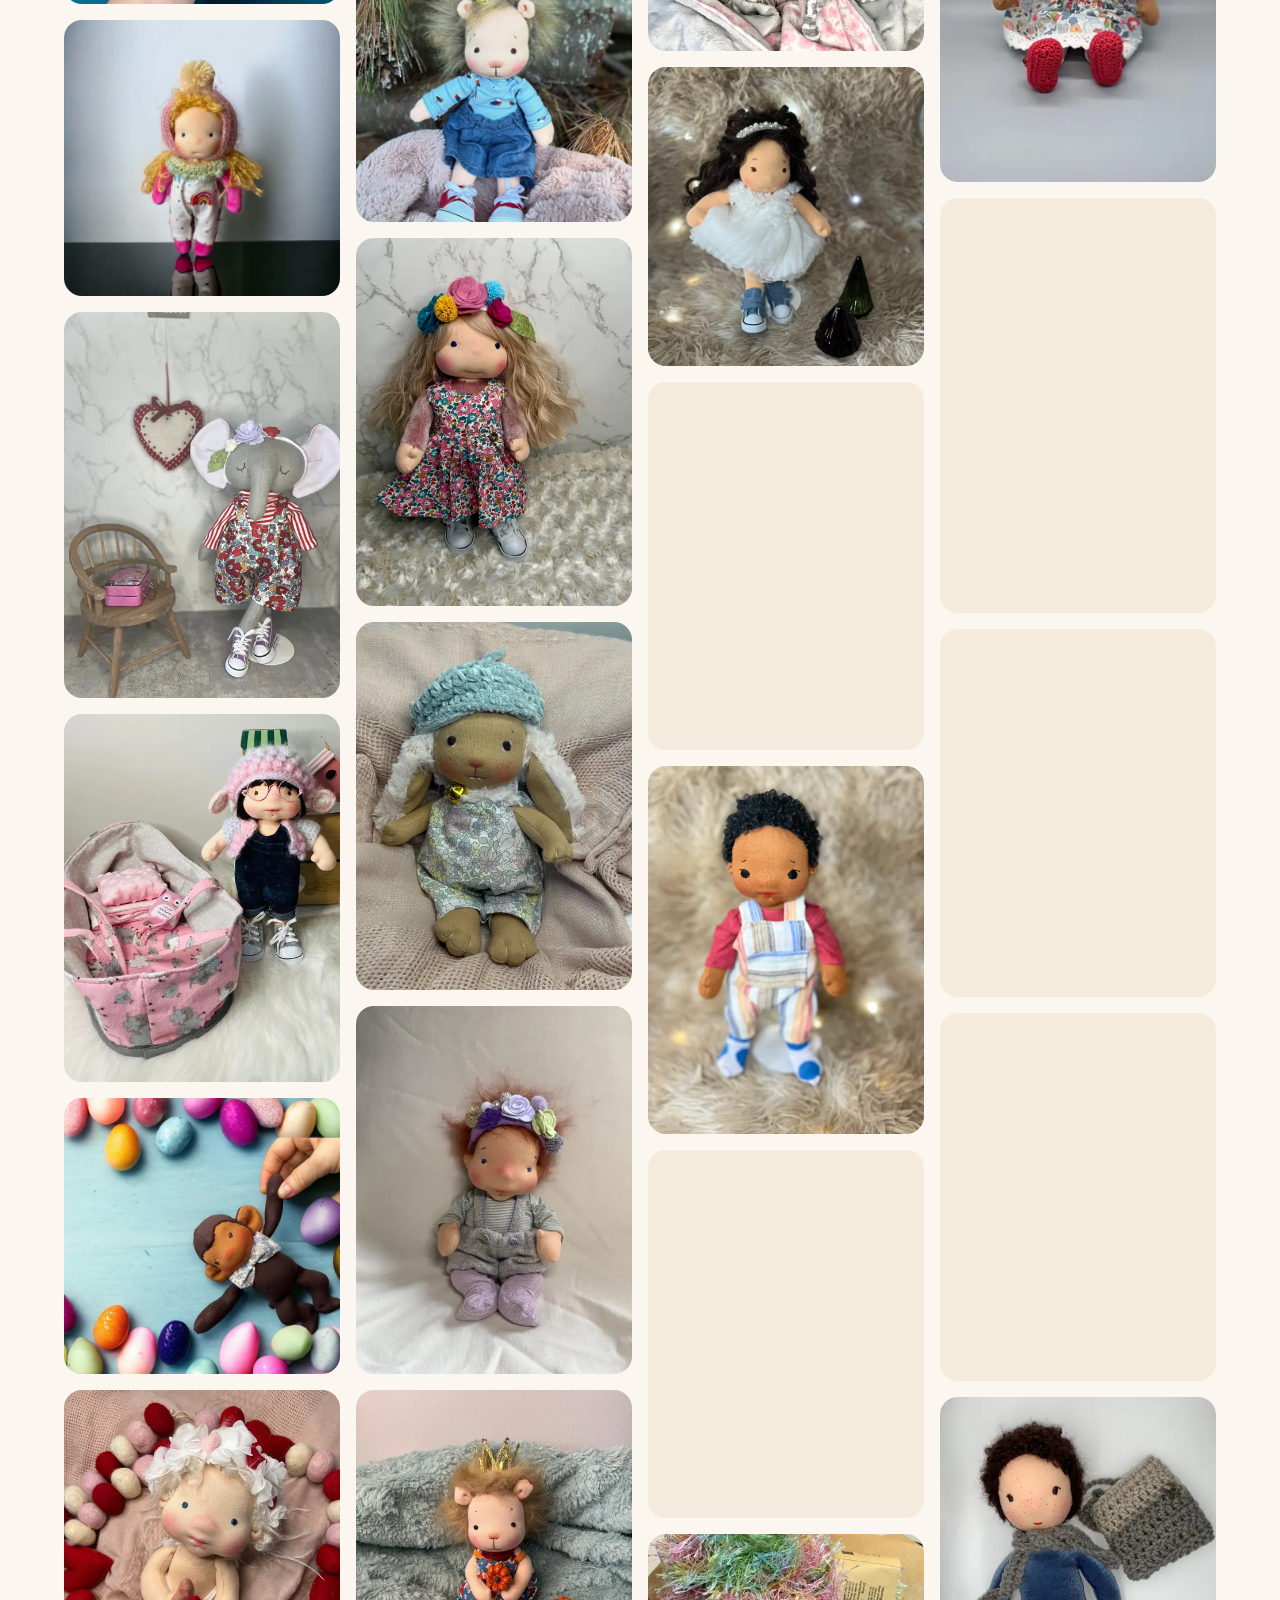
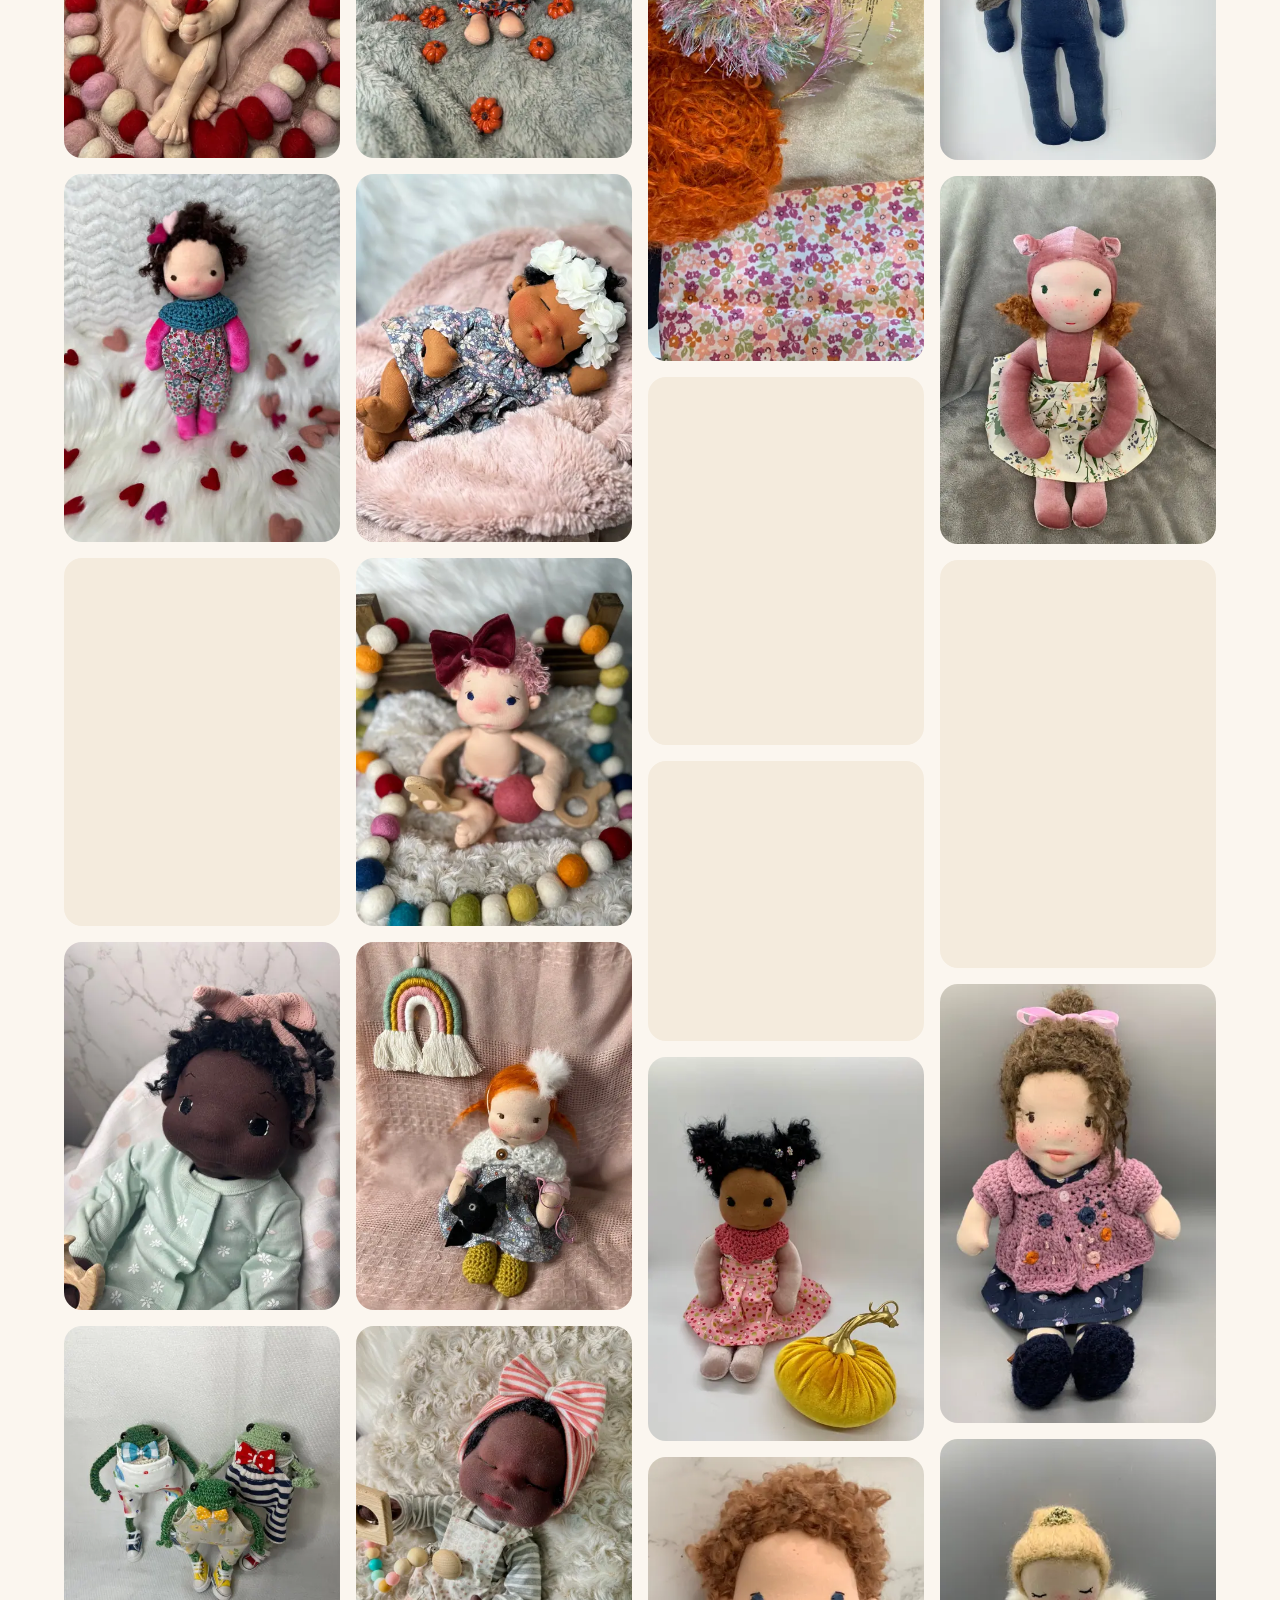
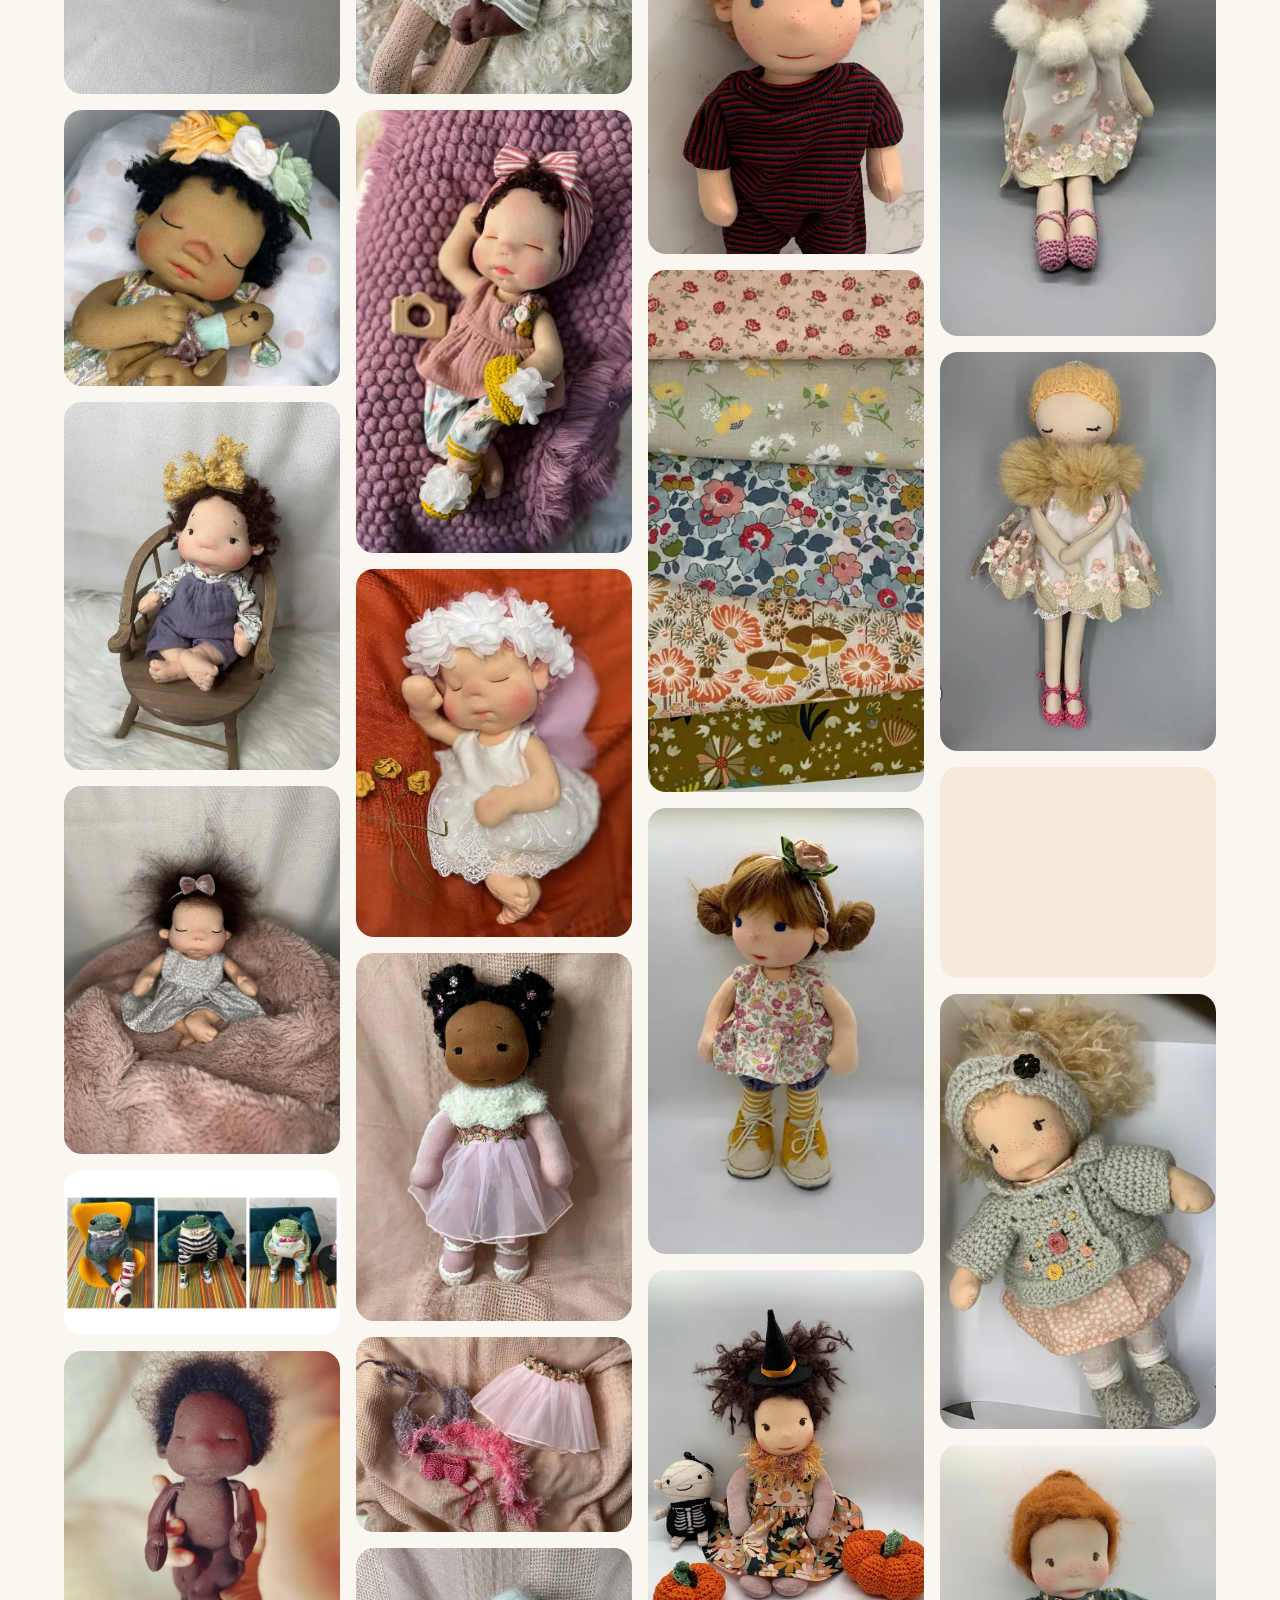
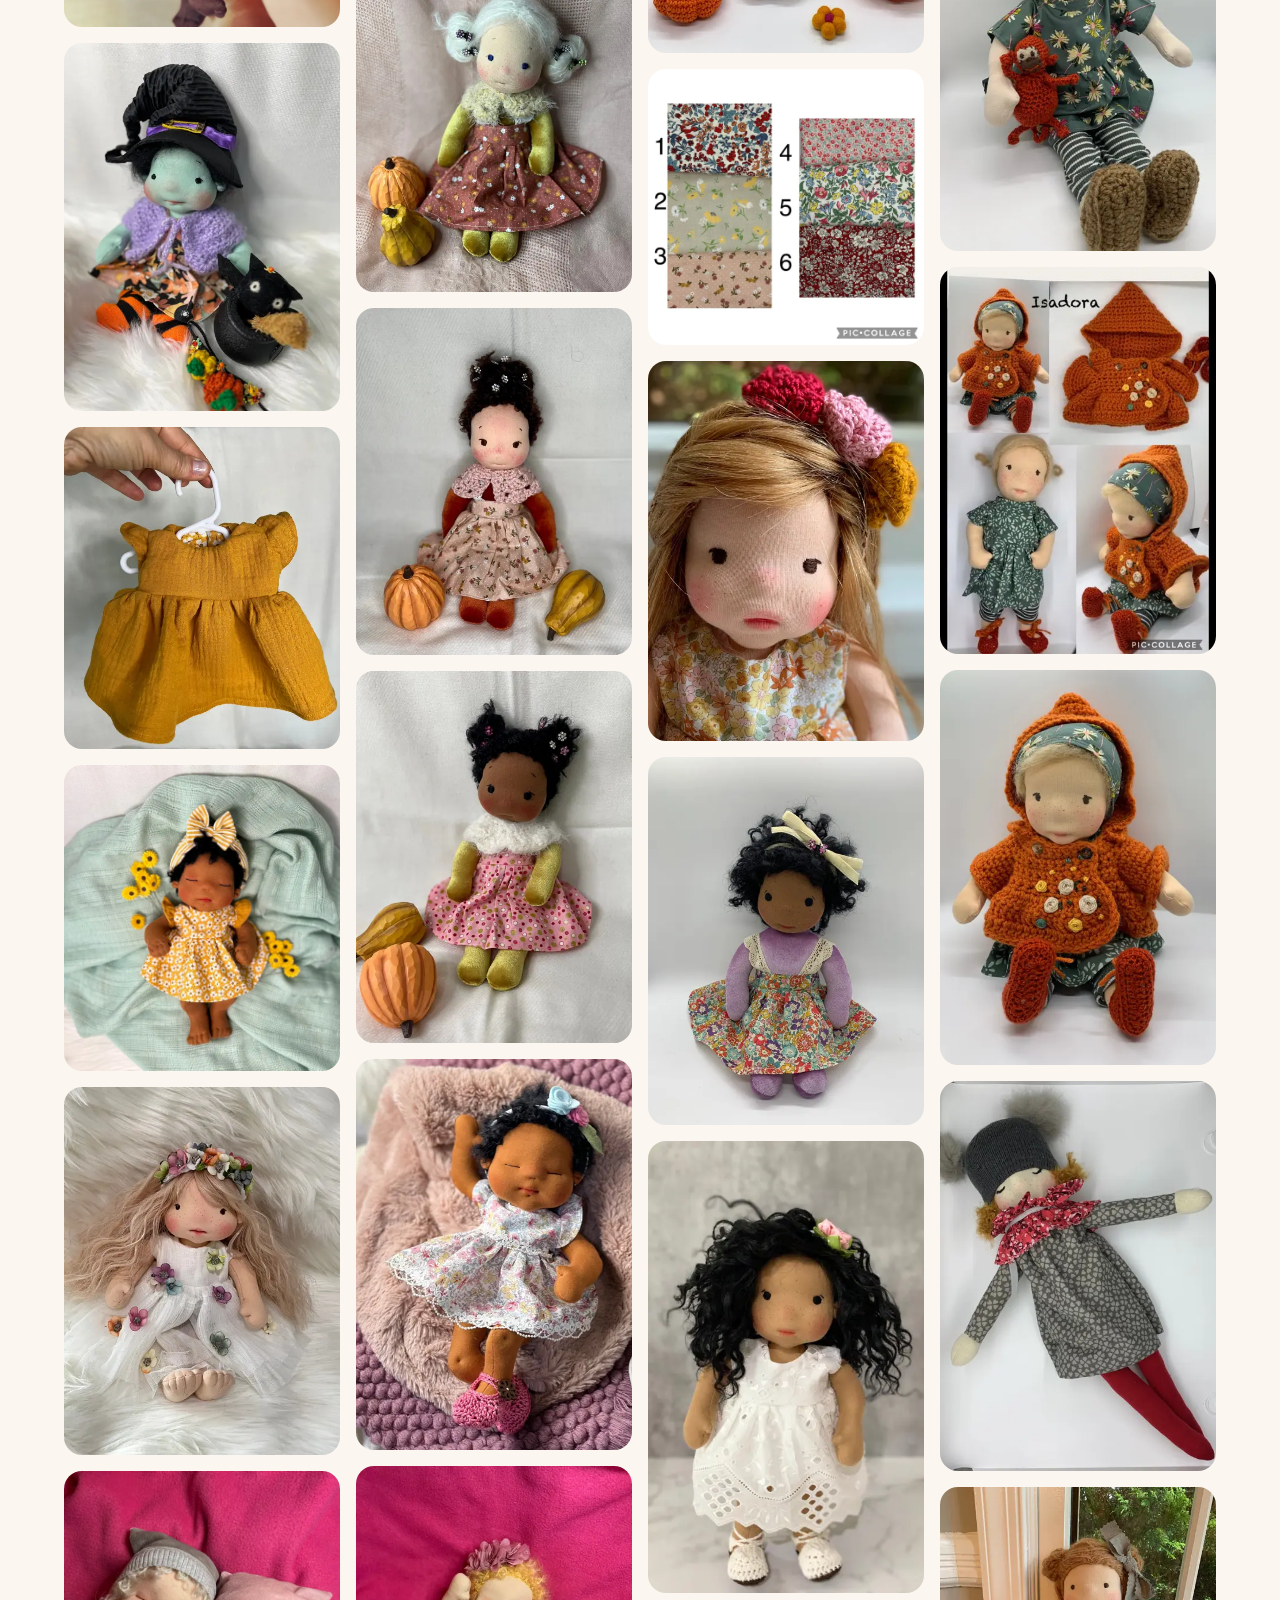
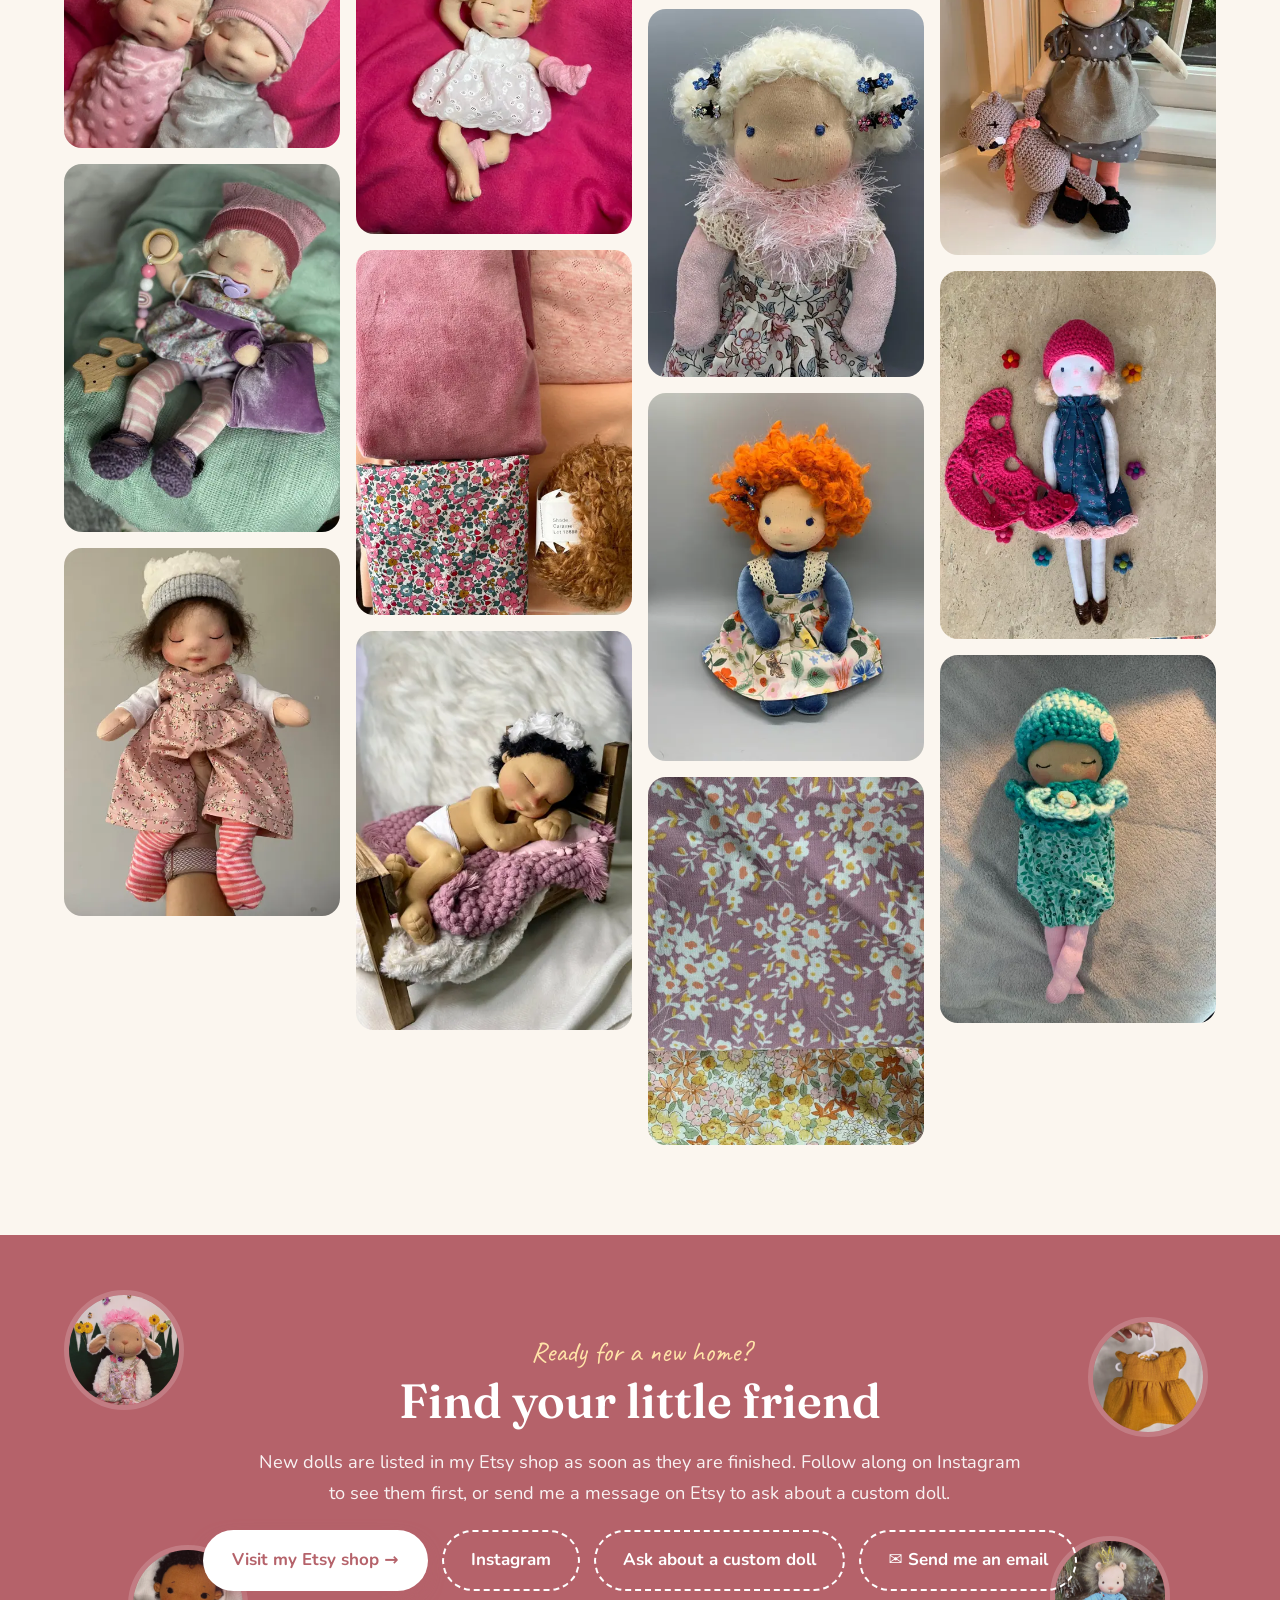
<file: dolls/index.html>
<!DOCTYPE html>
<html lang="en-US">
<head>
<meta charset="utf-8">
<meta name="viewport" content="width=device-width, initial-scale=1">
<title>The Doll Family · Nina Rose Art Studio</title>
<meta name="description" content="A gallery of one-of-a-kind handmade dolls, babies, animal friends and crochet frogs by Alessandra Lavieri.">
<link rel="canonical" href="https://ninaroseartstudio.com/dolls/">
<link rel="alternate" hreflang="en-US" href="https://ninaroseartstudio.com/dolls/">
<link rel="alternate" hreflang="es" href="https://ninaroseartstudio.com/es/dolls/">
<link rel="alternate" hreflang="pt-BR" href="https://ninaroseartstudio.com/pt/dolls/">
<link rel="alternate" hreflang="x-default" href="https://ninaroseartstudio.com/dolls/">
<meta property="og:type" content="website"><meta property="og:site_name" content="Nina Rose Art Studio">
<meta property="og:title" content="The Doll Family · Nina Rose Art Studio"><meta property="og:description" content="A gallery of one-of-a-kind handmade dolls, babies, animal friends and crochet frogs by Alessandra Lavieri.">
<meta property="og:url" content="https://ninaroseartstudio.com/dolls/"><meta property="og:image" content="https://ninaroseartstudio.com/img/og.jpg">
<meta name="twitter:card" content="summary_large_image">
<meta name="theme-color" content="#B5626A">
<link rel="icon" href="/favicon.svg" type="image/svg+xml">
<link rel="preconnect" href="https://fonts.googleapis.com"><link rel="preconnect" href="https://fonts.gstatic.com" crossorigin>
<link href="https://fonts.googleapis.com/css2?family=Fraunces:ital,opsz,wght@0,9..144,400;0,9..144,600;1,9..144,400&family=Nunito:wght@400;600;700&family=Caveat:wght@500;700&display=swap" rel="stylesheet">
<link rel="stylesheet" href="/assets/site.css?v=3">
<script type="application/ld+json">{"@context": "https://schema.org", "@type": "Organization", "name": "Nina Rose Art Studio", "url": "https://ninaroseartstudio.com/", "founder": {"@type": "Person", "name": "Alessandra Lavieri de Abreu"}, "sameAs": ["https://www.etsy.com/shop/NinaRoseArts", "https://www.instagram.com/ninarose_artstudio/", "https://www.threads.com/@ninarose_artstudio"], "email": "alessandralavieri@icloud.com", "description": "One-of-a-kind Waldorf-inspired dolls, little animal friends and watercolor villages, handmade by Alessandra Lavieri."}</script>
</head>
<body class="p-dolls">
<nav id="nav" class="solid"><div class="wrap">
<a class="logo" href="/"><span class="rose">🌹</span><span>Nina Rose <b>Art Studio</b></span></a>
<button class="burger" aria-label="Menu" onclick="document.body.classList.toggle('menu-open')"><i></i><i></i><i></i></button>
<div class="menu"><a href="/dolls/" aria-current=page>Dolls</a><a href="/story/">My Story</a><a href="/paintings/">Paintings</a><div class="lang"><a href="/dolls/" hreflang="en-US" class="on">EN</a><a href="/es/dolls/" hreflang="es" class="">ES</a><a href="/pt/dolls/" hreflang="pt-BR" class="">PT</a></div>
<a class="btn primary sm" href="https://www.etsy.com/shop/NinaRoseArts" target="_blank" rel="noopener">Visit my shop</a></div>
</div></nav>
<header class="page-head"><div class="wrap"><span class="kicker">The doll family</span><h1>Made to be hugged, kept and loved</h1><p class="lead">Every piece below was made by hand, one at a time. Most of them already live with their families — new friends arrive in the shop as soon as they are finished.</p>
<div class="filters" id="filters"><button class="on" data-f="all">All <small>155</small></button><button data-f="doll">Dolls <small>80</small></button><button data-f="baby">Babies <small>44</small></button><button data-f="animal">Animal friends <small>15</small></button><button data-f="frog">Frogs <small>6</small></button><button data-f="season">Seasonal <small>2</small></button><button data-f="detail">Fabrics & details <small>8</small></button></div></div></header>
<section class="tight"><div class="wrap"><div class="masonry" id="masonry"><figure class="rv" data-k="baby"><a href="/img/g/156.webp" data-lb data-cap="Baby Flor"><img loading="lazy" decoding="async" src="/img/g/156-s.webp" width="480" height="640" alt="Baby Flor — Nina Rose Art Studio"></a><figcaption>Baby Flor</figcaption></figure><figure class="rv" data-k="animal"><a href="/img/g/155.webp" data-lb data-cap="Simba the Little Lion"><img loading="lazy" decoding="async" src="/img/g/155-s.webp" width="480" height="640" alt="Simba the Little Lion — Nina Rose Art Studio"></a><figcaption>Simba the Little Lion</figcaption></figure><figure class="rv" data-k="animal"><a href="/img/g/154.webp" data-lb data-cap="Fluffy the Sheep"><img loading="lazy" decoding="async" src="/img/g/154-s.webp" width="480" height="640" alt="Fluffy the Sheep — Nina Rose Art Studio"></a><figcaption>Fluffy the Sheep</figcaption></figure><figure class="rv" data-k="animal"><a href="/img/g/153.webp" data-lb data-cap="Animal friend"><img loading="lazy" decoding="async" src="/img/g/153-s.webp" width="480" height="640" alt="Animal friend — Nina Rose Art Studio"></a><figcaption>Animal friend</figcaption></figure><figure class="rv" data-k="animal"><a href="/img/g/152.webp" data-lb data-cap="Leonel the Little Lion"><img loading="lazy" decoding="async" src="/img/g/152-s.webp" width="640" height="640" alt="Leonel the Little Lion — Nina Rose Art Studio"></a><figcaption>Leonel the Little Lion</figcaption></figure><figure class="rv" data-k="animal"><a href="/img/g/151.webp" data-lb data-cap="Wooly the Lamb"><img loading="lazy" decoding="async" src="/img/g/151-s.webp" width="362" height="640" alt="Wooly the Lamb — Nina Rose Art Studio"></a><figcaption>Wooly the Lamb</figcaption></figure><figure class="rv" data-k="animal"><a href="/img/g/150.webp" data-lb data-cap="Muffin the Mini Lamb"><img loading="lazy" decoding="async" src="/img/g/150-s.webp" width="480" height="640" alt="Muffin the Mini Lamb — Nina Rose Art Studio"></a><figcaption>Muffin the Mini Lamb</figcaption></figure><figure class="rv" data-k="doll"><a href="/img/g/149.webp" data-lb data-cap="Doll"><img loading="lazy" decoding="async" src="/img/g/149-s.webp" width="480" height="640" alt="Doll — Nina Rose Art Studio"></a><figcaption>Doll</figcaption></figure><figure class="rv" data-k="animal"><a href="/img/g/148.webp" data-lb data-cap="Animal friend"><img loading="lazy" decoding="async" src="/img/g/148-s.webp" width="480" height="640" alt="Animal friend — Nina Rose Art Studio"></a><figcaption>Animal friend</figcaption></figure><figure class="rv" data-k="animal"><a href="/img/g/147.webp" data-lb data-cap="Animal friend"><img loading="lazy" decoding="async" src="/img/g/147-s.webp" width="640" height="480" alt="Animal friend — Nina Rose Art Studio"></a><figcaption>Animal friend</figcaption></figure><figure class="rv" data-k="animal"><a href="/img/g/146.webp" data-lb data-cap="Animal friend"><img loading="lazy" decoding="async" src="/img/g/146-s.webp" width="480" height="640" alt="Animal friend — Nina Rose Art Studio"></a><figcaption>Animal friend</figcaption></figure><figure class="rv" data-k="animal"><a href="/img/g/145.webp" data-lb data-cap="Animal friend"><img loading="lazy" decoding="async" src="/img/g/145-s.webp" width="480" height="640" alt="Animal friend — Nina Rose Art Studio"></a><figcaption>Animal friend</figcaption></figure><figure class="rv" data-k="doll"><a href="/img/g/144.webp" data-lb data-cap="Doll"><img loading="lazy" decoding="async" src="/img/g/144-s.webp" width="480" height="640" alt="Doll — Nina Rose Art Studio"></a><figcaption>Doll</figcaption></figure><figure class="rv" data-k="baby"><a href="/img/g/143.webp" data-lb data-cap="Baby Bibi"><img loading="lazy" decoding="async" src="/img/g/143-s.webp" width="640" height="640" alt="Baby Bibi — Nina Rose Art Studio"></a><figcaption>Baby Bibi</figcaption></figure><figure class="rv" data-k="doll"><a href="/img/g/142.webp" data-lb data-cap="Doll"><img loading="lazy" decoding="async" src="/img/g/142-s.webp" width="480" height="640" alt="Doll — Nina Rose Art Studio"></a><figcaption>Doll</figcaption></figure><figure class="rv" data-k="doll"><a href="/img/g/141.webp" data-lb data-cap="Noah"><img loading="lazy" decoding="async" src="/img/g/141-s.webp" width="344" height="640" alt="Noah — Nina Rose Art Studio"></a><figcaption>Noah</figcaption></figure><figure class="rv" data-k="doll"><a href="/img/g/140.webp" data-lb data-cap="Maxime"><img loading="lazy" decoding="async" src="/img/g/140-s.webp" width="480" height="640" alt="Maxime — Nina Rose Art Studio"></a><figcaption>Maxime</figcaption></figure><figure class="rv" data-k="doll"><a href="/img/g/139.webp" data-lb data-cap="Miss Cupcake"><img loading="lazy" decoding="async" src="/img/g/139-s.webp" width="480" height="640" alt="Miss Cupcake — Nina Rose Art Studio"></a><figcaption>Miss Cupcake</figcaption></figure><figure class="rv" data-k="animal"><a href="/img/g/138.webp" data-lb data-cap="Miss Fox"><img loading="lazy" decoding="async" src="/img/g/138-s.webp" width="640" height="640" alt="Miss Fox — Nina Rose Art Studio"></a><figcaption>Miss Fox</figcaption></figure><figure class="rv" data-k="animal"><a href="/img/g/137.webp" data-lb data-cap="Animal friend"><img loading="lazy" decoding="async" src="/img/g/137-s.webp" width="480" height="640" alt="Animal friend — Nina Rose Art Studio"></a><figcaption>Animal friend</figcaption></figure><figure class="rv" data-k="doll"><a href="/img/g/136.webp" data-lb data-cap="Menina Pink Velvet"><img loading="lazy" decoding="async" src="/img/g/136-s.webp" width="640" height="640" alt="Menina Pink Velvet — Nina Rose Art Studio"></a><figcaption>Menina Pink Velvet</figcaption></figure><figure class="rv" data-k="doll"><a href="/img/g/135.webp" data-lb data-cap="Doll"><img loading="lazy" decoding="async" src="/img/g/135-s.webp" width="458" height="640" alt="Doll — Nina Rose Art Studio"></a><figcaption>Doll</figcaption></figure><figure class="rv" data-k="doll"><a href="/img/g/134.webp" data-lb data-cap="Juju"><img loading="lazy" decoding="async" src="/img/g/134-s.webp" width="480" height="640" alt="Juju — Nina Rose Art Studio"></a><figcaption>Juju</figcaption></figure><figure class="rv" data-k="animal"><a href="/img/g/133.webp" data-lb data-cap="Nelson the Monkey"><img loading="lazy" decoding="async" src="/img/g/133-s.webp" width="640" height="640" alt="Nelson the Monkey — Nina Rose Art Studio"></a><figcaption>Nelson the Monkey</figcaption></figure><figure class="rv" data-k="doll"><a href="/img/g/132.webp" data-lb data-cap="Doll"><img loading="lazy" decoding="async" src="/img/g/132-s.webp" width="480" height="640" alt="Doll — Nina Rose Art Studio"></a><figcaption>Doll</figcaption></figure><figure class="rv" data-k="doll"><a href="/img/g/131.webp" data-lb data-cap="Menina Pink Velvet"><img loading="lazy" decoding="async" src="/img/g/131-s.webp" width="480" height="640" alt="Menina Pink Velvet — Nina Rose Art Studio"></a><figcaption>Menina Pink Velvet</figcaption></figure><figure class="rv" data-k="doll"><a href="/img/g/130.webp" data-lb data-cap="Doll"><img loading="lazy" decoding="async" src="/img/g/130-s.webp" width="480" height="640" alt="Doll — Nina Rose Art Studio"></a><figcaption>Doll</figcaption></figure><figure class="rv" data-k="baby"><a href="/img/g/129.webp" data-lb data-cap="Baby Bruna"><img loading="lazy" decoding="async" src="/img/g/129-s.webp" width="480" height="640" alt="Baby Bruna — Nina Rose Art Studio"></a><figcaption>Baby Bruna</figcaption></figure><figure class="rv" data-k="detail"><a href="/img/g/128.webp" data-lb data-cap="Detail"><img loading="lazy" decoding="async" src="/img/g/128-s.webp" width="480" height="640" alt="Detail — Nina Rose Art Studio"></a><figcaption>Detail</figcaption></figure><figure class="rv" data-k="baby"><a href="/img/g/127.webp" data-lb data-cap="Baby Gabriela"><img loading="lazy" decoding="async" src="/img/g/127-s.webp" width="640" height="640" alt="Baby Gabriela — Nina Rose Art Studio"></a><figcaption>Baby Gabriela</figcaption></figure><figure class="rv" data-k="baby"><a href="/img/g/126.webp" data-lb data-cap="Baby Ana"><img loading="lazy" decoding="async" src="/img/g/126-s.webp" width="480" height="640" alt="Baby Ana — Nina Rose Art Studio"></a><figcaption>Baby Ana</figcaption></figure><figure class="rv" data-k="baby"><a href="/img/g/125.webp" data-lb data-cap="Baby Marie"><img loading="lazy" decoding="async" src="/img/g/125-s.webp" width="480" height="640" alt="Baby Marie — Nina Rose Art Studio"></a><figcaption>Baby Marie</figcaption></figure><figure class="rv" data-k="frog"><a href="/img/g/124.webp" data-lb data-cap="Frog friend"><img loading="lazy" decoding="async" src="/img/g/124-s.webp" width="640" height="383" alt="Frog friend — Nina Rose Art Studio"></a><figcaption>Frog friend</figcaption></figure><figure class="rv" data-k="baby"><a href="/img/g/123.webp" data-lb data-cap="Baby Umi"><img loading="lazy" decoding="async" src="/img/g/123-s.webp" width="640" height="640" alt="Baby Umi — Nina Rose Art Studio"></a><figcaption>Baby Umi</figcaption></figure><figure class="rv" data-k="baby"><a href="/img/g/122.webp" data-lb data-cap="Baby Willow and Bathilda the Bat"><img loading="lazy" decoding="async" src="/img/g/122-s.webp" width="480" height="640" alt="Baby Willow and Bathilda the Bat — Nina Rose Art Studio"></a><figcaption>Baby Willow and Bathilda the Bat</figcaption></figure><figure class="rv" data-k="doll"><a href="/img/g/121.webp" data-lb data-cap="Doll"><img loading="lazy" decoding="async" src="/img/g/121-s.webp" width="549" height="640" alt="Doll — Nina Rose Art Studio"></a><figcaption>Doll</figcaption></figure><figure class="rv" data-k="baby"><a href="/img/g/120.webp" data-lb data-cap="Baby Pipa"><img loading="lazy" decoding="async" src="/img/g/120-s.webp" width="578" height="640" alt="Baby Pipa — Nina Rose Art Studio"></a><figcaption>Baby Pipa</figcaption></figure><figure class="rv" data-k="doll"><a href="/img/g/119.webp" data-lb data-cap="Amelie"><img loading="lazy" decoding="async" src="/img/g/119-s.webp" width="480" height="640" alt="Amelie — Nina Rose Art Studio"></a><figcaption>Amelie</figcaption></figure><figure class="rv" data-k="doll"><a href="/img/g/118.webp" data-lb data-cap="Doll"><img loading="lazy" decoding="async" src="/img/g/118-s.webp" width="636" height="640" alt="Doll — Nina Rose Art Studio"></a><figcaption>Doll</figcaption></figure><figure class="rv" data-k="detail"><a href="/img/g/117.webp" data-lb data-cap="Detail"><img loading="lazy" decoding="async" src="/img/g/117-s.webp" width="480" height="640" alt="Detail — Nina Rose Art Studio"></a><figcaption>Detail</figcaption></figure><figure class="rv" data-k="baby"><a href="/img/g/116.webp" data-lb data-cap="June Rose"><img loading="lazy" decoding="async" src="/img/g/116-s.webp" width="480" height="640" alt="June Rose — Nina Rose Art Studio"></a><figcaption>June Rose</figcaption></figure><figure class="rv" data-k="frog"><a href="/img/g/115.webp" data-lb data-cap="Peter the Frog"><img loading="lazy" decoding="async" src="/img/g/115-s.webp" width="480" height="640" alt="Peter the Frog — Nina Rose Art Studio"></a><figcaption>Peter the Frog</figcaption></figure><figure class="rv" data-k="baby"><a href="/img/g/114.webp" data-lb data-cap="Baby Clarisse"><img loading="lazy" decoding="async" src="/img/g/114-s.webp" width="480" height="640" alt="Baby Clarisse — Nina Rose Art Studio"></a><figcaption>Baby Clarisse</figcaption></figure><figure class="rv" data-k="doll"><a href="/img/g/113.webp" data-lb data-cap="Doll"><img loading="lazy" decoding="async" src="/img/g/113-s.webp" width="480" height="640" alt="Doll — Nina Rose Art Studio"></a><figcaption>Doll</figcaption></figure><figure class="rv" data-k="doll"><a href="/img/g/112.webp" data-lb data-cap="Melina"><img loading="lazy" decoding="async" src="/img/g/112-s.webp" width="480" height="640" alt="Melina — Nina Rose Art Studio"></a><figcaption>Melina</figcaption></figure><figure class="rv" data-k="frog"><a href="/img/g/111.webp" data-lb data-cap="Peter the Frog"><img loading="lazy" decoding="async" src="/img/g/111-s.webp" width="458" height="640" alt="Peter the Frog — Nina Rose Art Studio"></a><figcaption>Peter the Frog</figcaption></figure><figure class="rv" data-k="baby"><a href="/img/g/110.webp" data-lb data-cap="Baby Faya"><img loading="lazy" decoding="async" src="/img/g/110-s.webp" width="640" height="640" alt="Baby Faya — Nina Rose Art Studio"></a><figcaption>Baby Faya</figcaption></figure><figure class="rv" data-k="animal"><a href="/img/g/109.webp" data-lb data-cap="Cakes the Lamb"><img loading="lazy" decoding="async" src="/img/g/109-s.webp" width="640" height="640" alt="Cakes the Lamb — Nina Rose Art Studio"></a><figcaption>Cakes the Lamb</figcaption></figure><figure class="rv" data-k="frog"><a href="/img/g/108.webp" data-lb data-cap="Bea the Frog"><img loading="lazy" decoding="async" src="/img/g/108-s.webp" width="640" height="640" alt="Bea the Frog — Nina Rose Art Studio"></a><figcaption>Bea the Frog</figcaption></figure><figure class="rv" data-k="frog"><a href="/img/g/107.webp" data-lb data-cap="Bea the Frog"><img loading="lazy" decoding="async" src="/img/g/107-s.webp" width="344" height="640" alt="Bea the Frog — Nina Rose Art Studio"></a><figcaption>Bea the Frog</figcaption></figure><figure class="rv" data-k="animal"><a href="/img/g/106.webp" data-lb data-cap="Dot the Lamb"><img loading="lazy" decoding="async" src="/img/g/106-s.webp" width="480" height="640" alt="Dot the Lamb — Nina Rose Art Studio"></a><figcaption>Dot the Lamb</figcaption></figure><figure class="rv" data-k="baby"><a href="/img/g/105.webp" data-lb data-cap="Baby Ishya"><img loading="lazy" decoding="async" src="/img/g/105-s.webp" width="480" height="640" alt="Baby Ishya — Nina Rose Art Studio"></a><figcaption>Baby Ishya</figcaption></figure><figure class="rv" data-k="frog"><a href="/img/g/104.webp" data-lb data-cap="Bea the Frog"><img loading="lazy" decoding="async" src="/img/g/104-s.webp" width="480" height="640" alt="Bea the Frog — Nina Rose Art Studio"></a><figcaption>Bea the Frog</figcaption></figure><figure class="rv" data-k="doll"><a href="/img/g/103.webp" data-lb data-cap="Betina"><img loading="lazy" decoding="async" src="/img/g/103-s.webp" width="640" height="640" alt="Betina — Nina Rose Art Studio"></a><figcaption>Betina</figcaption></figure><figure class="rv" data-k="baby"><a href="/img/g/102.webp" data-lb data-cap="Baby Angelina"><img loading="lazy" decoding="async" src="/img/g/102-s.webp" width="480" height="640" alt="Baby Angelina — Nina Rose Art Studio"></a><figcaption>Baby Angelina</figcaption></figure><figure class="rv" data-k="detail"><a href="/img/g/101.webp" data-lb data-cap="Detail"><img loading="lazy" decoding="async" src="/img/g/101-s.webp" width="480" height="640" alt="Detail — Nina Rose Art Studio"></a><figcaption>Detail</figcaption></figure><figure class="rv" data-k="baby"><a href="/img/g/100.webp" data-lb data-cap="Baby Luca and Juju the Owl"><img loading="lazy" decoding="async" src="/img/g/100-s.webp" width="480" height="640" alt="Baby Luca and Juju the Owl — Nina Rose Art Studio"></a><figcaption>Baby Luca and Juju the Owl</figcaption></figure><figure class="rv" data-k="baby"><a href="/img/g/099.webp" data-lb data-cap="Baby Sabrina Cupcake"><img loading="lazy" decoding="async" src="/img/g/099-s.webp" width="640" height="480" alt="Baby Sabrina Cupcake — Nina Rose Art Studio"></a><figcaption>Baby Sabrina Cupcake</figcaption></figure><figure class="rv" data-k="doll"><a href="/img/g/097.webp" data-lb data-cap="Doll"><img loading="lazy" decoding="async" src="/img/g/097-s.webp" width="480" height="640" alt="Doll — Nina Rose Art Studio"></a><figcaption>Doll</figcaption></figure><figure class="rv" data-k="doll"><a href="/img/g/096.webp" data-lb data-cap="Menina Lilac Velvet"><img loading="lazy" decoding="async" src="/img/g/096-s.webp" width="362" height="640" alt="Menina Lilac Velvet — Nina Rose Art Studio"></a><figcaption>Menina Lilac Velvet</figcaption></figure><figure class="rv" data-k="baby"><a href="/img/g/095.webp" data-lb data-cap="Baby Billie"><img loading="lazy" decoding="async" src="/img/g/095-s.webp" width="480" height="640" alt="Baby Billie — Nina Rose Art Studio"></a><figcaption>Baby Billie</figcaption></figure><figure class="rv" data-k="baby"><a href="/img/g/094.webp" data-lb data-cap="Baby Isabel"><img loading="lazy" decoding="async" src="/img/g/094-s.webp" width="640" height="640" alt="Baby Isabel — Nina Rose Art Studio"></a><figcaption>Baby Isabel</figcaption></figure><figure class="rv" data-k="baby"><a href="/img/g/093.webp" data-lb data-cap="Baby Levi"><img loading="lazy" decoding="async" src="/img/g/093-s.webp" width="480" height="640" alt="Baby Levi — Nina Rose Art Studio"></a><figcaption>Baby Levi</figcaption></figure><figure class="rv" data-k="baby"><a href="/img/g/092.webp" data-lb data-cap="Baby Juhi"><img loading="lazy" decoding="async" src="/img/g/092-s.webp" width="480" height="640" alt="Baby Juhi — Nina Rose Art Studio"></a><figcaption>Baby Juhi</figcaption></figure><figure class="rv" data-k="doll"><a href="/img/g/091.webp" data-lb data-cap="Doll"><img loading="lazy" decoding="async" src="/img/g/091-s.webp" width="480" height="640" alt="Doll — Nina Rose Art Studio"></a><figcaption>Doll</figcaption></figure><figure class="rv" data-k="doll"><a href="/img/g/090.webp" data-lb data-cap="Juju"><img loading="lazy" decoding="async" src="/img/g/090-s.webp" width="480" height="640" alt="Juju — Nina Rose Art Studio"></a><figcaption>Juju</figcaption></figure><figure class="rv" data-k="baby"><a href="/img/g/089.webp" data-lb data-cap="Baby Maria Flor"><img loading="lazy" decoding="async" src="/img/g/089-s.webp" width="480" height="640" alt="Baby Maria Flor — Nina Rose Art Studio"></a><figcaption>Baby Maria Flor</figcaption></figure><figure class="rv" data-k="baby"><a href="/img/g/088.webp" data-lb data-cap="Baby Nina Rose"><img loading="lazy" decoding="async" src="/img/g/088-s.webp" width="480" height="640" alt="Baby Nina Rose — Nina Rose Art Studio"></a><figcaption>Baby Nina Rose</figcaption></figure><figure class="rv" data-k="doll"><a href="/img/g/087.webp" data-lb data-cap="Emma and Fangy"><img loading="lazy" decoding="async" src="/img/g/087-s.webp" width="480" height="640" alt="Emma and Fangy — Nina Rose Art Studio"></a><figcaption>Emma and Fangy</figcaption></figure><figure class="rv" data-k="baby"><a href="/img/g/086.webp" data-lb data-cap="Baby Melina"><img loading="lazy" decoding="async" src="/img/g/086-s.webp" width="480" height="640" alt="Baby Melina — Nina Rose Art Studio"></a><figcaption>Baby Melina</figcaption></figure><figure class="rv" data-k="baby"><a href="/img/g/085.webp" data-lb data-cap="Baby Viviana"><img loading="lazy" decoding="async" src="/img/g/085-s.webp" width="399" height="640" alt="Baby Viviana — Nina Rose Art Studio"></a><figcaption>Baby Viviana</figcaption></figure><figure class="rv" data-k="baby"><a href="/img/g/084.webp" data-lb data-cap="Baby Fairy Dela"><img loading="lazy" decoding="async" src="/img/g/084-s.webp" width="480" height="640" alt="Baby Fairy Dela — Nina Rose Art Studio"></a><figcaption>Baby Fairy Dela</figcaption></figure><figure class="rv" data-k="doll"><a href="/img/g/083.webp" data-lb data-cap="Menina Ballerina Pink Velvet"><img loading="lazy" decoding="async" src="/img/g/083-s.webp" width="480" height="640" alt="Menina Ballerina Pink Velvet — Nina Rose Art Studio"></a><figcaption>Menina Ballerina Pink Velvet</figcaption></figure><figure class="rv" data-k="doll"><a href="/img/g/082.webp" data-lb data-cap="Doll"><img loading="lazy" decoding="async" src="/img/g/082-s.webp" width="640" height="453" alt="Doll — Nina Rose Art Studio"></a><figcaption>Doll</figcaption></figure><figure class="rv" data-k="doll"><a href="/img/g/081.webp" data-lb data-cap="Menina Gold Velvet"><img loading="lazy" decoding="async" src="/img/g/081-s.webp" width="514" height="640" alt="Menina Gold Velvet — Nina Rose Art Studio"></a><figcaption>Menina Gold Velvet</figcaption></figure><figure class="rv" data-k="doll"><a href="/img/g/080.webp" data-lb data-cap="Menina Orange Velvet"><img loading="lazy" decoding="async" src="/img/g/080-s.webp" width="509" height="640" alt="Menina Orange Velvet — Nina Rose Art Studio"></a><figcaption>Menina Orange Velvet</figcaption></figure><figure class="rv" data-k="doll"><a href="/img/g/079.webp" data-lb data-cap="Menina Gold Velvet"><img loading="lazy" decoding="async" src="/img/g/079-s.webp" width="475" height="640" alt="Menina Gold Velvet — Nina Rose Art Studio"></a><figcaption>Menina Gold Velvet</figcaption></figure><figure class="rv" data-k="baby"><a href="/img/g/078.webp" data-lb data-cap="Baby Charlie"><img loading="lazy" decoding="async" src="/img/g/078-s.webp" width="451" height="640" alt="Baby Charlie — Nina Rose Art Studio"></a><figcaption>Baby Charlie</figcaption></figure><figure class="rv" data-k="baby"><a href="/img/g/077.webp" data-lb data-cap="Baby Zia"><img loading="lazy" decoding="async" src="/img/g/077-s.webp" width="480" height="640" alt="Baby Zia — Nina Rose Art Studio"></a><figcaption>Baby Zia</figcaption></figure><figure class="rv" data-k="detail"><a href="/img/g/076.webp" data-lb data-cap="Detail"><img loading="lazy" decoding="async" src="/img/g/076-s.webp" width="485" height="640" alt="Detail — Nina Rose Art Studio"></a><figcaption>Detail</figcaption></figure><figure class="rv" data-k="baby"><a href="/img/g/075.webp" data-lb data-cap="Baby Ana"><img loading="lazy" decoding="async" src="/img/g/075-s.webp" width="442" height="640" alt="Baby Ana — Nina Rose Art Studio"></a><figcaption>Baby Ana</figcaption></figure><figure class="rv" data-k="baby"><a href="/img/g/074.webp" data-lb data-cap="Baby Dora"><img loading="lazy" decoding="async" src="/img/g/074-s.webp" width="542" height="640" alt="Baby Dora — Nina Rose Art Studio"></a><figcaption>Baby Dora</figcaption></figure><figure class="rv" data-k="baby"><a href="/img/g/073.webp" data-lb data-cap="Baby Surya"><img loading="lazy" decoding="async" src="/img/g/073-s.webp" width="440" height="640" alt="Baby Surya — Nina Rose Art Studio"></a><figcaption>Baby Surya</figcaption></figure><figure class="rv" data-k="baby"><a href="/img/g/072.webp" data-lb data-cap="Baby Amelia"><img loading="lazy" decoding="async" src="/img/g/072-s.webp" width="480" height="640" alt="Baby Amelia — Nina Rose Art Studio"></a><figcaption>Baby Amelia</figcaption></figure><figure class="rv" data-k="baby"><a href="/img/g/071.webp" data-lb data-cap="Baby Lilya"><img loading="lazy" decoding="async" src="/img/g/071-s.webp" width="432" height="640" alt="Baby Lilya — Nina Rose Art Studio"></a><figcaption>Baby Lilya</figcaption></figure><figure class="rv" data-k="baby"><a href="/img/g/070.webp" data-lb data-cap="Baby Nyssa"><img loading="lazy" decoding="async" src="/img/g/070-s.webp" width="389" height="640" alt="Baby Nyssa — Nina Rose Art Studio"></a><figcaption>Baby Nyssa</figcaption></figure><figure class="rv" data-k="detail"><a href="/img/g/069.webp" data-lb data-cap="Detail"><img loading="lazy" decoding="async" src="/img/g/069-s.webp" width="530" height="640" alt="Detail — Nina Rose Art Studio"></a><figcaption>Detail</figcaption></figure><figure class="rv" data-k="baby"><a href="/img/g/068.webp" data-lb data-cap="Baby Catarina"><img loading="lazy" decoding="async" src="/img/g/068-s.webp" width="480" height="640" alt="Baby Catarina — Nina Rose Art Studio"></a><figcaption>Baby Catarina</figcaption></figure><figure class="rv" data-k="baby"><a href="/img/g/067.webp" data-lb data-cap="Baby Flora"><img loading="lazy" decoding="async" src="/img/g/067-s.webp" width="480" height="640" alt="Baby Flora — Nina Rose Art Studio"></a><figcaption>Baby Flora</figcaption></figure><figure class="rv" data-k="baby"><a href="/img/g/066.webp" data-lb data-cap="Baby Bianca"><img loading="lazy" decoding="async" src="/img/g/066-s.webp" width="480" height="640" alt="Baby Bianca — Nina Rose Art Studio"></a><figcaption>Baby Bianca</figcaption></figure><figure class="rv" data-k="baby"><a href="/img/g/065.webp" data-lb data-cap="Baby Daisy"><img loading="lazy" decoding="async" src="/img/g/065-s.webp" width="480" height="640" alt="Baby Daisy — Nina Rose Art Studio"></a><figcaption>Baby Daisy</figcaption></figure><figure class="rv" data-k="baby"><a href="/img/g/064.webp" data-lb data-cap="Baby Martina"><img loading="lazy" decoding="async" src="/img/g/064-s.webp" width="411" height="640" alt="Baby Martina — Nina Rose Art Studio"></a><figcaption>Baby Martina</figcaption></figure><figure class="rv" data-k="baby"><a href="/img/g/063.webp" data-lb data-cap="Baby Lola"><img loading="lazy" decoding="async" src="/img/g/063-s.webp" width="395" height="640" alt="Baby Lola — Nina Rose Art Studio"></a><figcaption>Baby Lola</figcaption></figure><figure class="rv" data-k="baby"><a href="/img/g/062.webp" data-lb data-cap="Baby Dulce"><img loading="lazy" decoding="async" src="/img/g/062-s.webp" width="477" height="640" alt="Baby Dulce — Nina Rose Art Studio"></a><figcaption>Baby Dulce</figcaption></figure><figure class="rv" data-k="baby"><a href="/img/g/061.webp" data-lb data-cap="Baby Kya"><img loading="lazy" decoding="async" src="/img/g/061-s.webp" width="429" height="640" alt="Baby Kya — Nina Rose Art Studio"></a><figcaption>Baby Kya</figcaption></figure><figure class="rv" data-k="doll"><a href="/img/g/060.webp" data-lb data-cap="Aimee"><img loading="lazy" decoding="async" src="/img/g/060-s.webp" width="480" height="640" alt="Aimee — Nina Rose Art Studio"></a><figcaption>Aimee</figcaption></figure><figure class="rv" data-k="doll"><a href="/img/g/059.webp" data-lb data-cap="Noah"><img loading="lazy" decoding="async" src="/img/g/059-s.webp" width="480" height="640" alt="Noah — Nina Rose Art Studio"></a><figcaption>Noah</figcaption></figure><figure class="rv" data-k="baby"><a href="/img/g/058.webp" data-lb data-cap="Baby Alix"><img loading="lazy" decoding="async" src="/img/g/058-s.webp" width="480" height="640" alt="Baby Alix — Nina Rose Art Studio"></a><figcaption>Baby Alix</figcaption></figure><figure class="rv" data-k="baby"><a href="/img/g/057.webp" data-lb data-cap="Baby Pepper"><img loading="lazy" decoding="async" src="/img/g/057-s.webp" width="473" height="640" alt="Baby Pepper — Nina Rose Art Studio"></a><figcaption>Baby Pepper</figcaption></figure><figure class="rv" data-k="baby"><a href="/img/g/056.webp" data-lb data-cap="Baby Bea"><img loading="lazy" decoding="async" src="/img/g/056-s.webp" width="504" height="640" alt="Baby Bea — Nina Rose Art Studio"></a><figcaption>Baby Bea</figcaption></figure><figure class="rv" data-k="doll"><a href="/img/g/055.webp" data-lb data-cap="Natalia"><img loading="lazy" decoding="async" src="/img/g/055-s.webp" width="591" height="640" alt="Natalia — Nina Rose Art Studio"></a><figcaption>Natalia</figcaption></figure><figure class="rv" data-k="doll"><a href="/img/g/054.webp" data-lb data-cap="Doll"><img loading="lazy" decoding="async" src="/img/g/054-s.webp" width="480" height="640" alt="Doll — Nina Rose Art Studio"></a><figcaption>Doll</figcaption></figure><figure class="rv" data-k="doll"><a href="/img/g/053.webp" data-lb data-cap="Doll"><img loading="lazy" decoding="async" src="/img/g/053-s.webp" width="480" height="640" alt="Doll — Nina Rose Art Studio"></a><figcaption>Doll</figcaption></figure><figure class="rv" data-k="doll"><a href="/img/g/052.webp" data-lb data-cap="Menina Orange Velvet"><img loading="lazy" decoding="async" src="/img/g/052-s.webp" width="480" height="640" alt="Menina Orange Velvet — Nina Rose Art Studio"></a><figcaption>Menina Orange Velvet</figcaption></figure><figure class="rv" data-k="doll"><a href="/img/g/051.webp" data-lb data-cap="Menina Pink Velvet"><img loading="lazy" decoding="async" src="/img/g/051-s.webp" width="413" height="640" alt="Menina Pink Velvet — Nina Rose Art Studio"></a><figcaption>Menina Pink Velvet</figcaption></figure><figure class="rv" data-k="doll"><a href="/img/g/050.webp" data-lb data-cap="Landa"><img loading="lazy" decoding="async" src="/img/g/050-s.webp" width="480" height="640" alt="Landa — Nina Rose Art Studio"></a><figcaption>Landa</figcaption></figure><figure class="rv" data-k="doll"><a href="/img/g/049.webp" data-lb data-cap="Doll"><img loading="lazy" decoding="async" src="/img/g/049-s.webp" width="632" height="640" alt="Doll — Nina Rose Art Studio"></a><figcaption>Doll</figcaption></figure><figure class="rv" data-k="doll"><a href="/img/g/048.webp" data-lb data-cap="Menina Pink Velvet"><img loading="lazy" decoding="async" src="/img/g/048-s.webp" width="460" height="640" alt="Menina Pink Velvet — Nina Rose Art Studio"></a><figcaption>Menina Pink Velvet</figcaption></figure><figure class="rv" data-k="doll"><a href="/img/g/047.webp" data-lb data-cap="Doll"><img loading="lazy" decoding="async" src="/img/g/047-s.webp" width="445" height="640" alt="Doll — Nina Rose Art Studio"></a><figcaption>Doll</figcaption></figure><figure class="rv" data-k="detail"><a href="/img/g/046.webp" data-lb data-cap="Detail"><img loading="lazy" decoding="async" src="/img/g/046-s.webp" width="338" height="640" alt="Detail — Nina Rose Art Studio"></a><figcaption>Detail</figcaption></figure><figure class="rv" data-k="doll"><a href="/img/g/045.webp" data-lb data-cap="Lila"><img loading="lazy" decoding="async" src="/img/g/045-s.webp" width="396" height="640" alt="Lila — Nina Rose Art Studio"></a><figcaption>Lila</figcaption></figure><figure class="rv" data-k="season"><a href="/img/g/044.webp" data-lb data-cap="Witch Menina Velvet"><img loading="lazy" decoding="async" src="/img/g/044-s.webp" width="462" height="640" alt="Witch Menina Velvet — Nina Rose Art Studio"></a><figcaption>Witch Menina Velvet</figcaption></figure><figure class="rv" data-k="detail"><a href="/img/g/043.webp" data-lb data-cap="Detail"><img loading="lazy" decoding="async" src="/img/g/043-s.webp" width="640" height="640" alt="Detail — Nina Rose Art Studio"></a><figcaption>Detail</figcaption></figure><figure class="rv" data-k="doll"><a href="/img/g/042.webp" data-lb data-cap="Giacinta"><img loading="lazy" decoding="async" src="/img/g/042-s.webp" width="464" height="640" alt="Giacinta — Nina Rose Art Studio"></a><figcaption>Giacinta</figcaption></figure><figure class="rv" data-k="doll"><a href="/img/g/041.webp" data-lb data-cap="Menina Lilac Velvet"><img loading="lazy" decoding="async" src="/img/g/041-s.webp" width="480" height="640" alt="Menina Lilac Velvet — Nina Rose Art Studio"></a><figcaption>Menina Lilac Velvet</figcaption></figure><figure class="rv" data-k="doll"><a href="/img/g/040.webp" data-lb data-cap="Luna"><img loading="lazy" decoding="async" src="/img/g/040-s.webp" width="391" height="640" alt="Luna — Nina Rose Art Studio"></a><figcaption>Luna</figcaption></figure><figure class="rv" data-k="doll"><a href="/img/g/039.webp" data-lb data-cap="Menina Pink Velvet"><img loading="lazy" decoding="async" src="/img/g/039-s.webp" width="480" height="640" alt="Menina Pink Velvet — Nina Rose Art Studio"></a><figcaption>Menina Pink Velvet</figcaption></figure><figure class="rv" data-k="doll"><a href="/img/g/038.webp" data-lb data-cap="Menina Blue Velvet"><img loading="lazy" decoding="async" src="/img/g/038-s.webp" width="480" height="640" alt="Menina Blue Velvet — Nina Rose Art Studio"></a><figcaption>Menina Blue Velvet</figcaption></figure><figure class="rv" data-k="detail"><a href="/img/g/037.webp" data-lb data-cap="Detail"><img loading="lazy" decoding="async" src="/img/g/037-s.webp" width="480" height="640" alt="Detail — Nina Rose Art Studio"></a><figcaption>Detail</figcaption></figure><figure class="rv" data-k="doll"><a href="/img/g/036.webp" data-lb data-cap="Domenica"><img loading="lazy" decoding="async" src="/img/g/036-s.webp" width="439" height="640" alt="Domenica — Nina Rose Art Studio"></a><figcaption>Domenica</figcaption></figure><figure class="rv" data-k="doll"><a href="/img/g/035.webp" data-lb data-cap="Gaia"><img loading="lazy" decoding="async" src="/img/g/035-s.webp" width="446" height="640" alt="Gaia — Nina Rose Art Studio"></a><figcaption>Gaia</figcaption></figure><figure class="rv" data-k="doll"><a href="/img/g/034.webp" data-lb data-cap="Yasmin"><img loading="lazy" decoding="async" src="/img/g/034-s.webp" width="480" height="640" alt="Yasmin — Nina Rose Art Studio"></a><figcaption>Yasmin</figcaption></figure><figure class="rv" data-k="doll"><a href="/img/g/033.webp" data-lb data-cap="Dianella"><img loading="lazy" decoding="async" src="/img/g/033-s.webp" width="480" height="640" alt="Dianella — Nina Rose Art Studio"></a><figcaption>Dianella</figcaption></figure><figure class="rv" data-k="doll"><a href="/img/g/032.webp" data-lb data-cap="Menina Pink Velvet"><img loading="lazy" decoding="async" src="/img/g/032-s.webp" width="360" height="640" alt="Menina Pink Velvet — Nina Rose Art Studio"></a><figcaption>Menina Pink Velvet</figcaption></figure><figure class="rv" data-k="doll"><a href="/img/g/031.webp" data-lb data-cap="Menina"><img loading="lazy" decoding="async" src="/img/g/031-s.webp" width="480" height="640" alt="Menina — Nina Rose Art Studio"></a><figcaption>Menina</figcaption></figure><figure class="rv" data-k="doll"><a href="/img/g/030.webp" data-lb data-cap="Alex"><img loading="lazy" decoding="async" src="/img/g/030-s.webp" width="480" height="640" alt="Alex — Nina Rose Art Studio"></a><figcaption>Alex</figcaption></figure><figure class="rv" data-k="doll"><a href="/img/g/029.webp" data-lb data-cap="Aline"><img loading="lazy" decoding="async" src="/img/g/029-s.webp" width="467" height="640" alt="Aline — Nina Rose Art Studio"></a><figcaption>Aline</figcaption></figure><figure class="rv" data-k="doll"><a href="/img/g/028.webp" data-lb data-cap="Abigail"><img loading="lazy" decoding="async" src="/img/g/028-s.webp" width="480" height="640" alt="Abigail — Nina Rose Art Studio"></a><figcaption>Abigail</figcaption></figure><figure class="rv" data-k="doll"><a href="/img/g/027.webp" data-lb data-cap="Finley"><img loading="lazy" decoding="async" src="/img/g/027-s.webp" width="444" height="640" alt="Finley — Nina Rose Art Studio"></a><figcaption>Finley</figcaption></figure><figure class="rv" data-k="doll"><a href="/img/g/026.webp" data-lb data-cap="Menina Pink Plush Velvet"><img loading="lazy" decoding="async" src="/img/g/026-s.webp" width="363" height="640" alt="Menina Pink Plush Velvet — Nina Rose Art Studio"></a><figcaption>Menina Pink Plush Velvet</figcaption></figure><figure class="rv" data-k="doll"><a href="/img/g/025.webp" data-lb data-cap="Menina Pink Plush Velvet"><img loading="lazy" decoding="async" src="/img/g/025-s.webp" width="422" height="640" alt="Menina Pink Plush Velvet — Nina Rose Art Studio"></a><figcaption>Menina Pink Plush Velvet</figcaption></figure><figure class="rv" data-k="doll"><a href="/img/g/024.webp" data-lb data-cap="Menino Navy Blue Velvet"><img loading="lazy" decoding="async" src="/img/g/024-s.webp" width="366" height="640" alt="Menino Navy Blue Velvet — Nina Rose Art Studio"></a><figcaption>Menino Navy Blue Velvet</figcaption></figure><figure class="rv" data-k="doll"><a href="/img/g/023.webp" data-lb data-cap="Serena"><img loading="lazy" decoding="async" src="/img/g/023-s.webp" width="480" height="640" alt="Serena — Nina Rose Art Studio"></a><figcaption>Serena</figcaption></figure><figure class="rv" data-k="doll"><a href="/img/g/022.webp" data-lb data-cap="Menina Gray Velvet"><img loading="lazy" decoding="async" src="/img/g/022-s.webp" width="450" height="640" alt="Menina Gray Velvet — Nina Rose Art Studio"></a><figcaption>Menina Gray Velvet</figcaption></figure><figure class="rv" data-k="doll"><a href="/img/g/021.webp" data-lb data-cap="Menina Red Velvet"><img loading="lazy" decoding="async" src="/img/g/021-s.webp" width="418" height="640" alt="Menina Red Velvet — Nina Rose Art Studio"></a><figcaption>Menina Red Velvet</figcaption></figure><figure class="rv" data-k="doll"><a href="/img/g/020.webp" data-lb data-cap="Menina Grey Velvet"><img loading="lazy" decoding="async" src="/img/g/020-s.webp" width="382" height="640" alt="Menina Grey Velvet — Nina Rose Art Studio"></a><figcaption>Menina Grey Velvet</figcaption></figure><figure class="rv" data-k="doll"><a href="/img/g/019.webp" data-lb data-cap="Flora"><img loading="lazy" decoding="async" src="/img/g/019-s.webp" width="382" height="640" alt="Flora — Nina Rose Art Studio"></a><figcaption>Flora</figcaption></figure><figure class="rv" data-k="doll"><a href="/img/g/018.webp" data-lb data-cap="Magnolia"><img loading="lazy" decoding="async" src="/img/g/018-s.webp" width="426" height="640" alt="Magnolia — Nina Rose Art Studio"></a><figcaption>Magnolia</figcaption></figure><figure class="rv" data-k="doll"><a href="/img/g/017.webp" data-lb data-cap="Doll"><img loading="lazy" decoding="async" src="/img/g/017-s.webp" width="480" height="640" alt="Doll — Nina Rose Art Studio"></a><figcaption>Doll</figcaption></figure><figure class="rv" data-k="doll"><a href="/img/g/016.webp" data-lb data-cap="Menina Yellow Gold Velvet"><img loading="lazy" decoding="async" src="/img/g/016-s.webp" width="480" height="640" alt="Menina Yellow Gold Velvet — Nina Rose Art Studio"></a><figcaption>Menina Yellow Gold Velvet</figcaption></figure><figure class="rv" data-k="doll"><a href="/img/g/015.webp" data-lb data-cap="Menino Blue Velvet"><img loading="lazy" decoding="async" src="/img/g/015-s.webp" width="486" height="640" alt="Menino Blue Velvet — Nina Rose Art Studio"></a><figcaption>Menino Blue Velvet</figcaption></figure><figure class="rv" data-k="doll"><a href="/img/g/014.webp" data-lb data-cap="Menina Pink Velvet"><img loading="lazy" decoding="async" src="/img/g/014-s.webp" width="480" height="640" alt="Menina Pink Velvet — Nina Rose Art Studio"></a><figcaption>Menina Pink Velvet</figcaption></figure><figure class="rv" data-k="doll"><a href="/img/g/013.webp" data-lb data-cap="Juliana"><img loading="lazy" decoding="async" src="/img/g/013-s.webp" width="433" height="640" alt="Juliana — Nina Rose Art Studio"></a><figcaption>Juliana</figcaption></figure><figure class="rv" data-k="doll"><a href="/img/g/012.webp" data-lb data-cap="Marina"><img loading="lazy" decoding="async" src="/img/g/012-s.webp" width="403" height="640" alt="Marina — Nina Rose Art Studio"></a><figcaption>Marina</figcaption></figure><figure class="rv" data-k="doll"><a href="/img/g/011.webp" data-lb data-cap="Nina Ballerina"><img loading="lazy" decoding="async" src="/img/g/011-s.webp" width="355" height="640" alt="Nina Ballerina — Nina Rose Art Studio"></a><figcaption>Nina Ballerina</figcaption></figure><figure class="rv" data-k="doll"><a href="/img/g/010.webp" data-lb data-cap="Mini Nina Ballerina"><img loading="lazy" decoding="async" src="/img/g/010-s.webp" width="443" height="640" alt="Mini Nina Ballerina — Nina Rose Art Studio"></a><figcaption>Mini Nina Ballerina</figcaption></figure><figure class="rv" data-k="doll"><a href="/img/g/009.webp" data-lb data-cap="Doll"><img loading="lazy" decoding="async" src="/img/g/009-s.webp" width="640" height="489" alt="Doll — Nina Rose Art Studio"></a><figcaption>Doll</figcaption></figure><figure class="rv" data-k="doll"><a href="/img/g/008.webp" data-lb data-cap="Nicoletta"><img loading="lazy" decoding="async" src="/img/g/008-s.webp" width="406" height="640" alt="Nicoletta — Nina Rose Art Studio"></a><figcaption>Nicoletta</figcaption></figure><figure class="rv" data-k="doll"><a href="/img/g/007.webp" data-lb data-cap="Clara"><img loading="lazy" decoding="async" src="/img/g/007-s.webp" width="435" height="640" alt="Clara — Nina Rose Art Studio"></a><figcaption>Clara</figcaption></figure><figure class="rv" data-k="doll"><a href="/img/g/006.webp" data-lb data-cap="Doll"><img loading="lazy" decoding="async" src="/img/g/006-s.webp" width="456" height="640" alt="Doll — Nina Rose Art Studio"></a><figcaption>Doll</figcaption></figure><figure class="rv" data-k="doll"><a href="/img/g/005.webp" data-lb data-cap="Isadora"><img loading="lazy" decoding="async" src="/img/g/005-s.webp" width="448" height="640" alt="Isadora — Nina Rose Art Studio"></a><figcaption>Isadora</figcaption></figure><figure class="rv" data-k="season"><a href="/img/g/004.webp" data-lb data-cap="Carolina"><img loading="lazy" decoding="async" src="/img/g/004-s.webp" width="453" height="640" alt="Carolina — Nina Rose Art Studio"></a><figcaption>Carolina</figcaption></figure><figure class="rv" data-k="doll"><a href="/img/g/003.webp" data-lb data-cap="Melissa"><img loading="lazy" decoding="async" src="/img/g/003-s.webp" width="480" height="640" alt="Melissa — Nina Rose Art Studio"></a><figcaption>Melissa</figcaption></figure><figure class="rv" data-k="doll"><a href="/img/g/002.webp" data-lb data-cap="Betina"><img loading="lazy" decoding="async" src="/img/g/002-s.webp" width="480" height="640" alt="Betina — Nina Rose Art Studio"></a><figcaption>Betina</figcaption></figure><figure class="rv" data-k="doll"><a href="/img/g/001.webp" data-lb data-cap="Lily"><img loading="lazy" decoding="async" src="/img/g/001-s.webp" width="480" height="640" alt="Lily — Nina Rose Art Studio"></a><figcaption>Lily</figcaption></figure></div></div></section>
<section id="adopt"><div class="floaters"><img src="/img/g/096-s.webp" alt="" style="left:5%;top:12%;animation-delay:0.0s" loading="lazy"><img src="/img/g/121-s.webp" alt="" style="left:85%;top:18%;animation-delay:-1.3s" loading="lazy"><img src="/img/g/059-s.webp" alt="" style="left:10%;top:68%;animation-delay:-2.6s" loading="lazy"><img src="/img/g/094-s.webp" alt="" style="left:82%;top:66%;animation-delay:-3.9000000000000004s" loading="lazy"><img src="/img/g/026-s.webp" alt="" style="left:47%;top:82%;animation-delay:-5.2s" loading="lazy"></div><div class="wrap">
<span class="kicker rv">Ready for a new home?</span><h2 class="rv">Find your little friend</h2>
<p class="rv lead">New dolls are listed in my Etsy shop as soon as they are finished. Follow along on Instagram to see them first, or send me a message on Etsy to ask about a custom doll.</p>
<div class="ctas rv center"><a class="btn primary" href="https://www.etsy.com/shop/NinaRoseArts" target="_blank" rel="noopener">Visit my Etsy shop →</a>
<a class="btn ghost" href="https://www.instagram.com/ninarose_artstudio/" target="_blank" rel="noopener">Instagram</a>
<a class="btn ghost" href="https://www.etsy.com/shop/NinaRoseArts" target="_blank" rel="noopener">Ask about a custom doll</a>
<a class="btn ghost" href="mailto:alessandralavieri@icloud.com">✉ Send me an email</a></div></div></section>
<footer><div class="wrap">
<div class="f-logo">🌹 Nina Rose <b>Art Studio</b></div>
<p class="hand big">Handmade with magic and love</p>
<p class="f-links"><a href="https://www.etsy.com/shop/NinaRoseArts" target="_blank" rel="noopener">Etsy</a> · <a href="https://www.instagram.com/ninarose_artstudio/" target="_blank" rel="noopener">Instagram</a> · <a href="https://www.threads.com/@ninarose_artstudio" target="_blank" rel="noopener">Threads</a> · <a href="mailto:alessandralavieri@icloud.com">alessandralavieri@icloud.com</a></p>
<p class="small">All dolls and paintings are designed and made by hand by Alessandra Lavieri de Abreu.<br>© 2026 Nina Rose Art Studio</p>
</div></footer>
<div id="lb" role="dialog" aria-modal="true"><button class="lb-x" aria-label="Close">×</button><button class="lb-p" aria-label="Previous">‹</button><figure><img alt=""><figcaption></figcaption></figure><button class="lb-n" aria-label="Next">›</button></div>
<script src="/assets/site.js?v=3" defer></script>
</body></html>
</file>
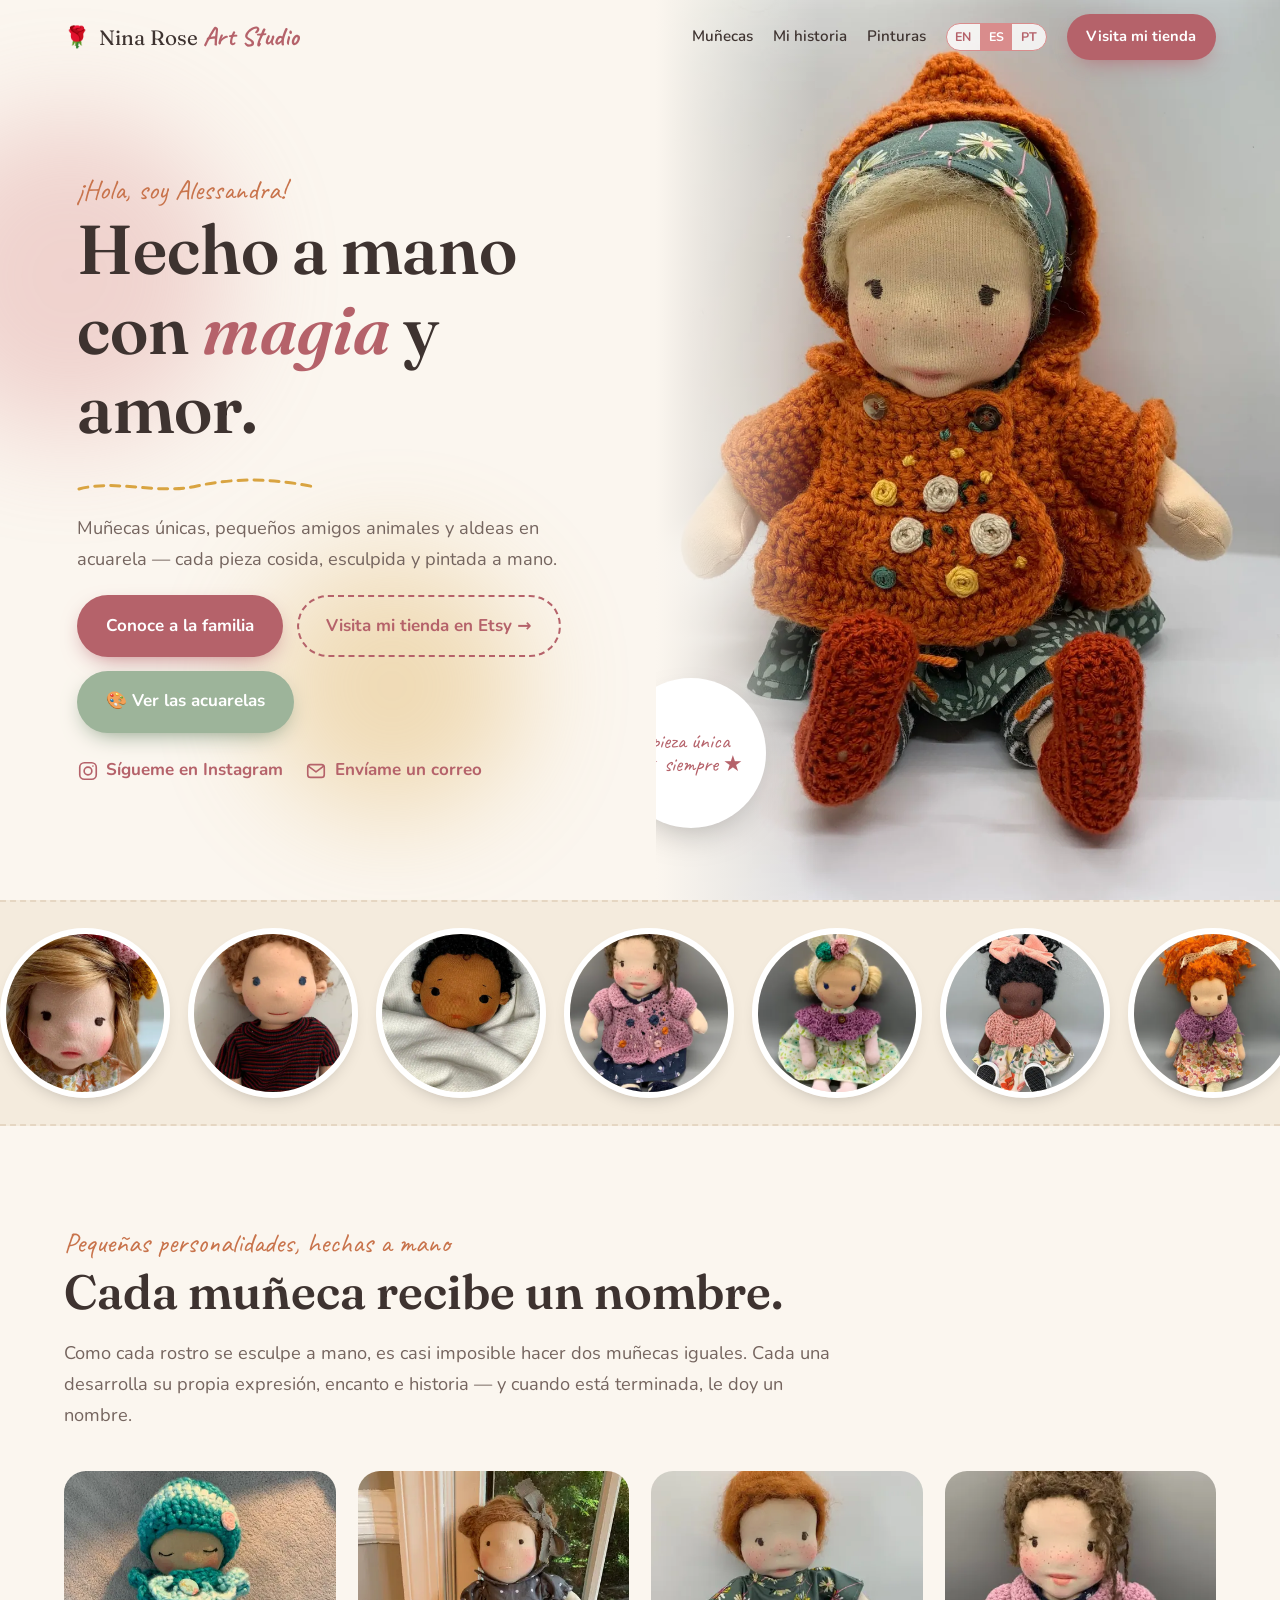
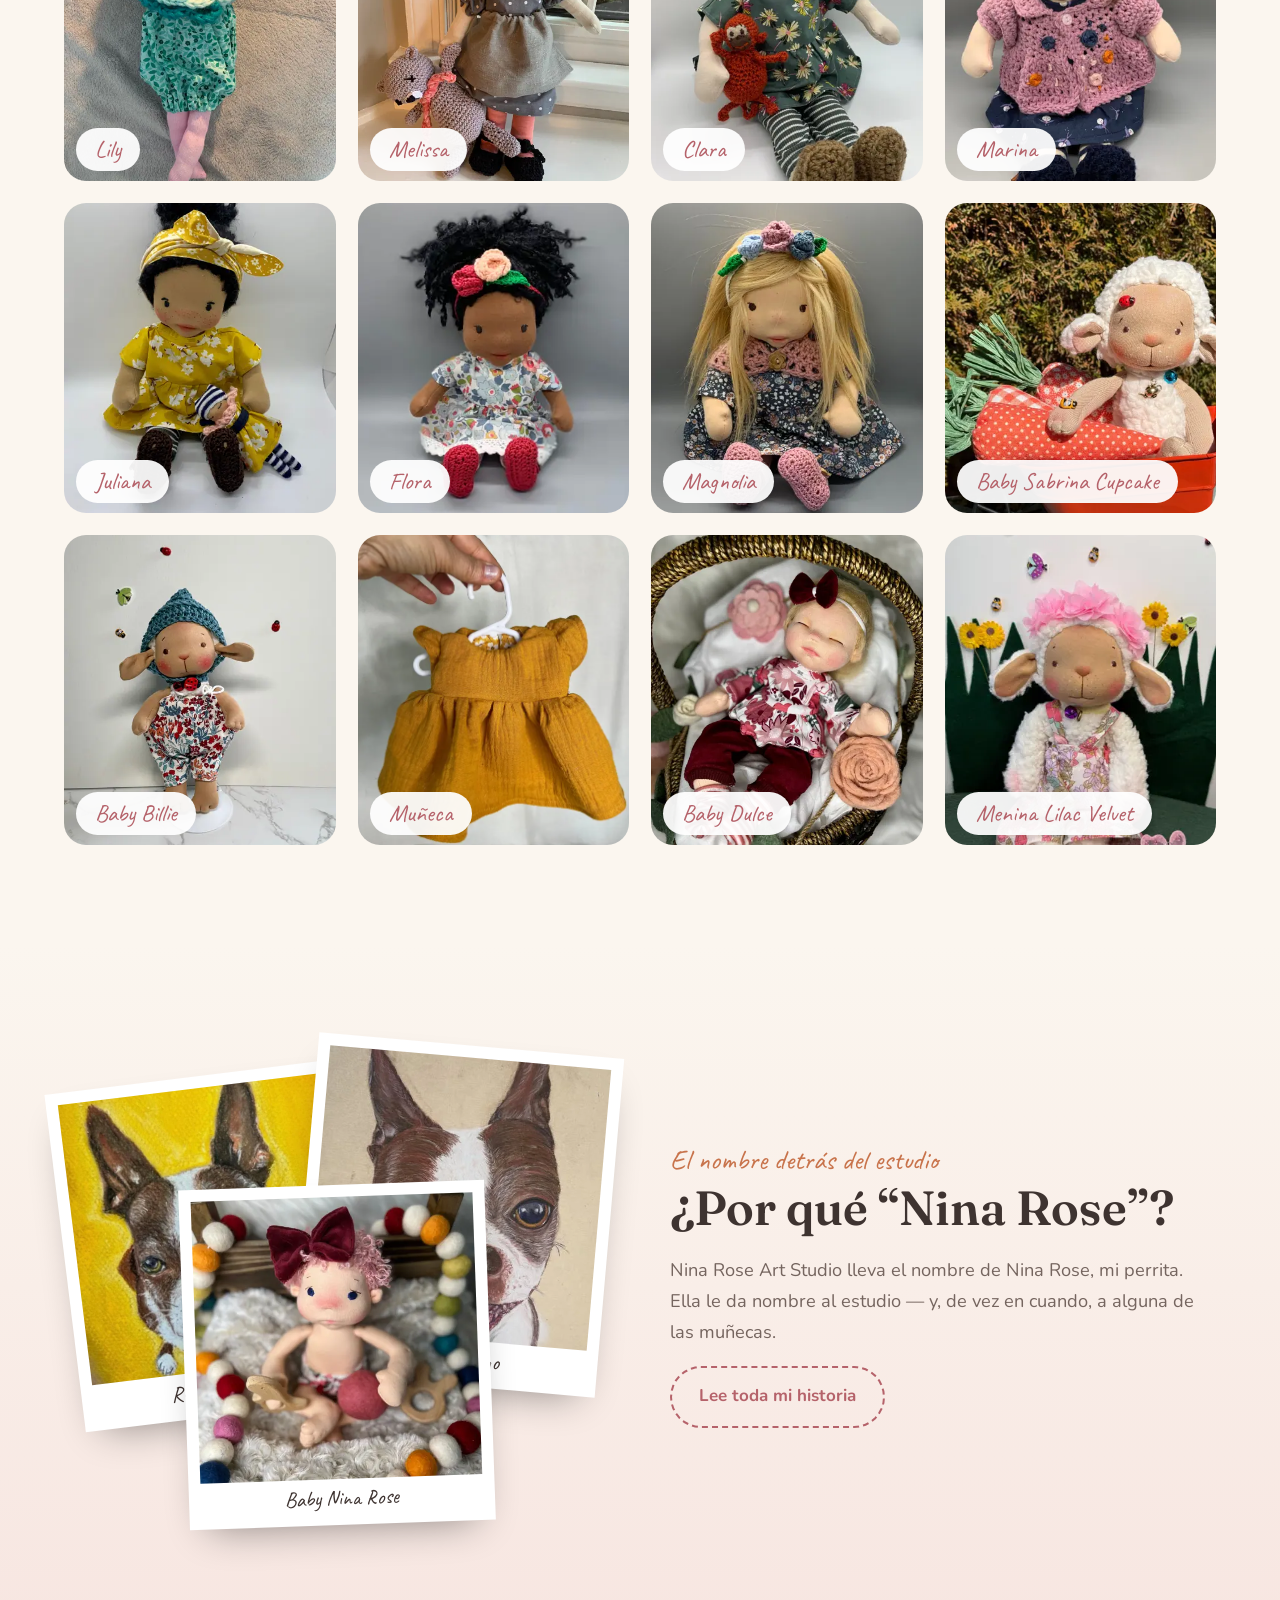
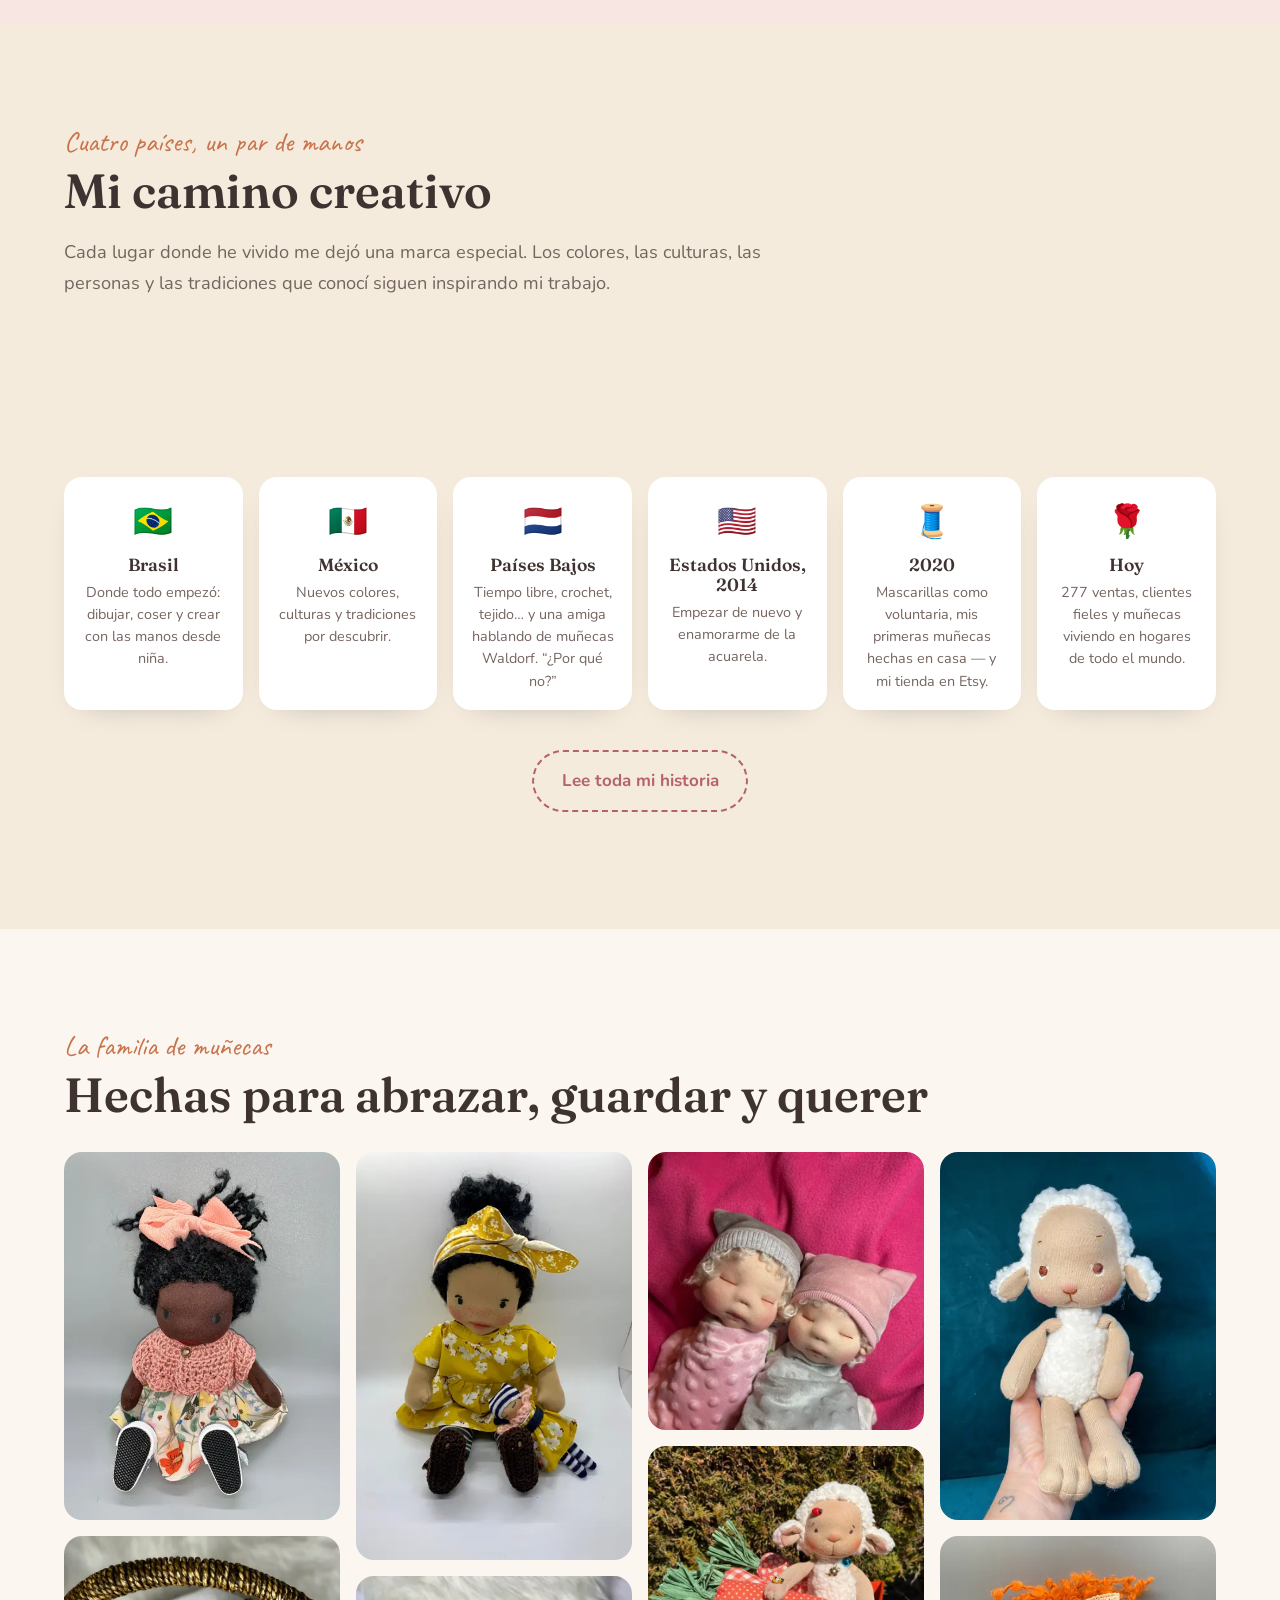
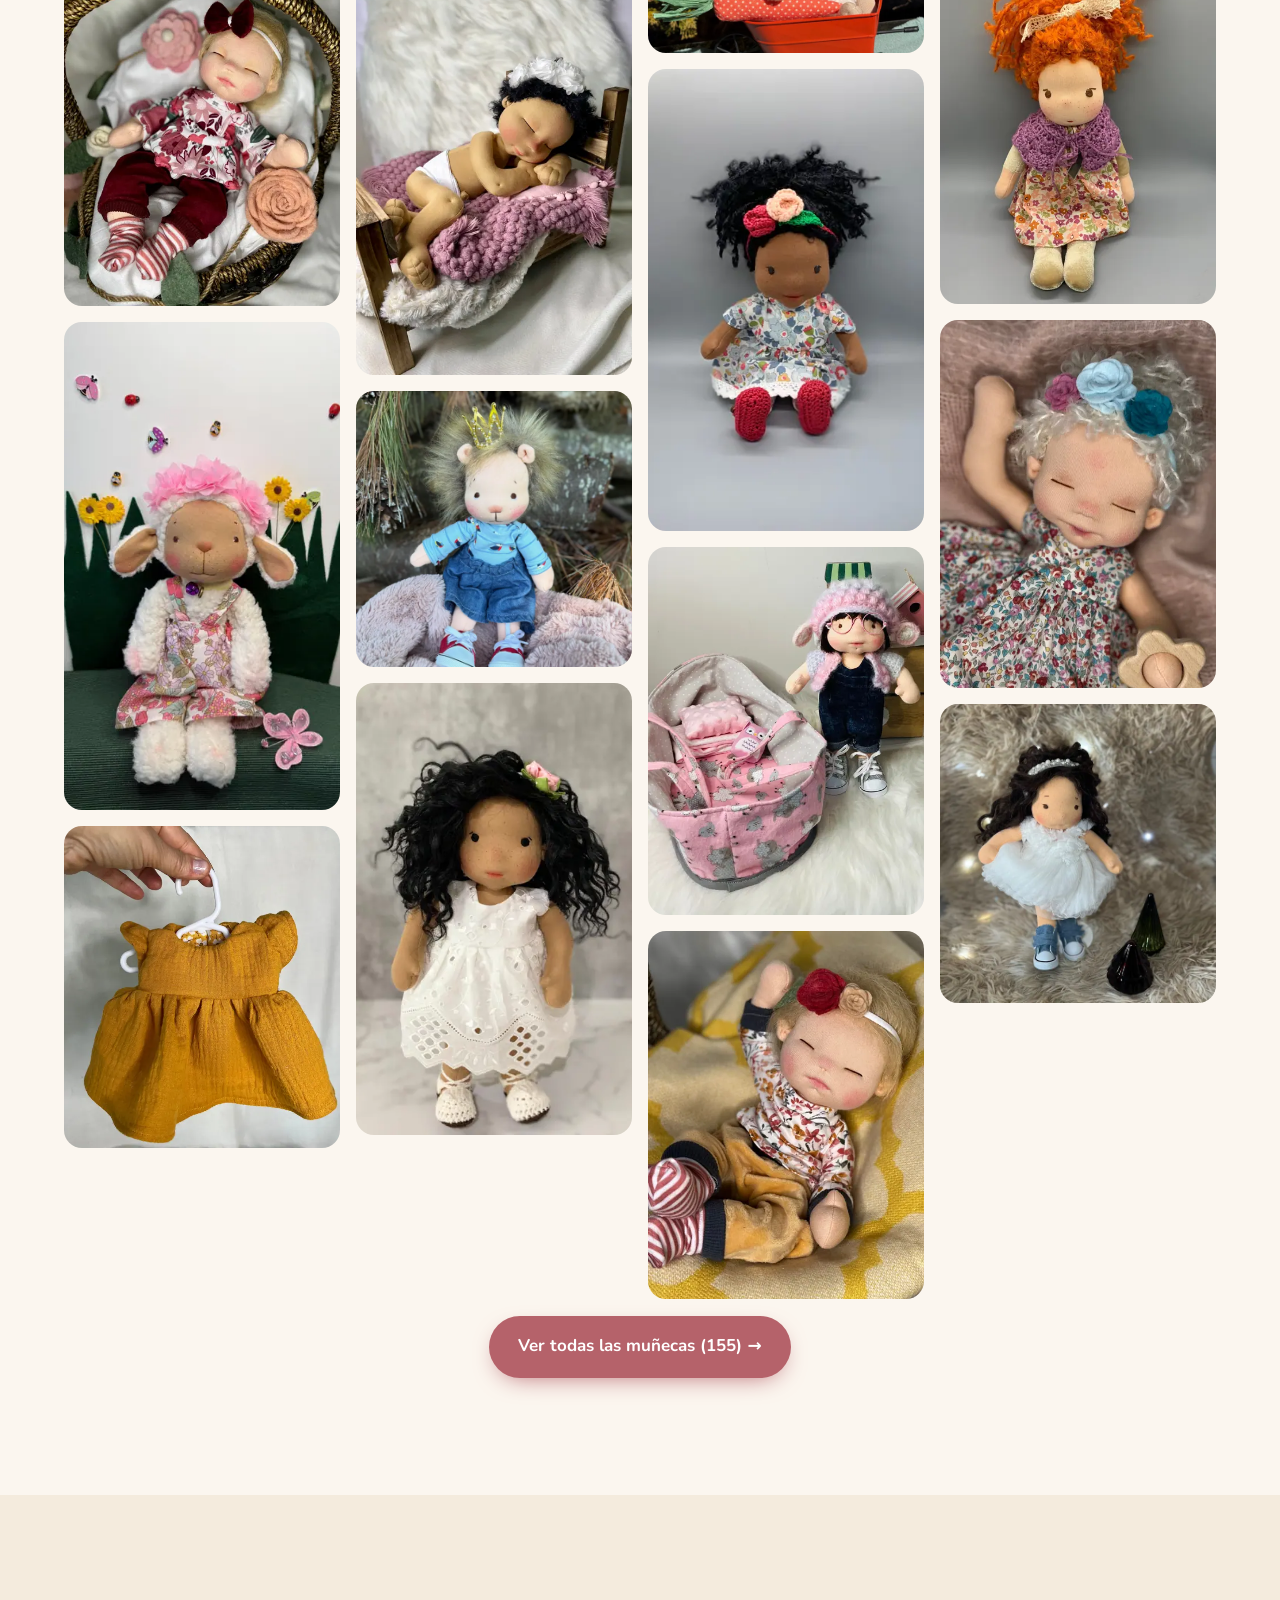
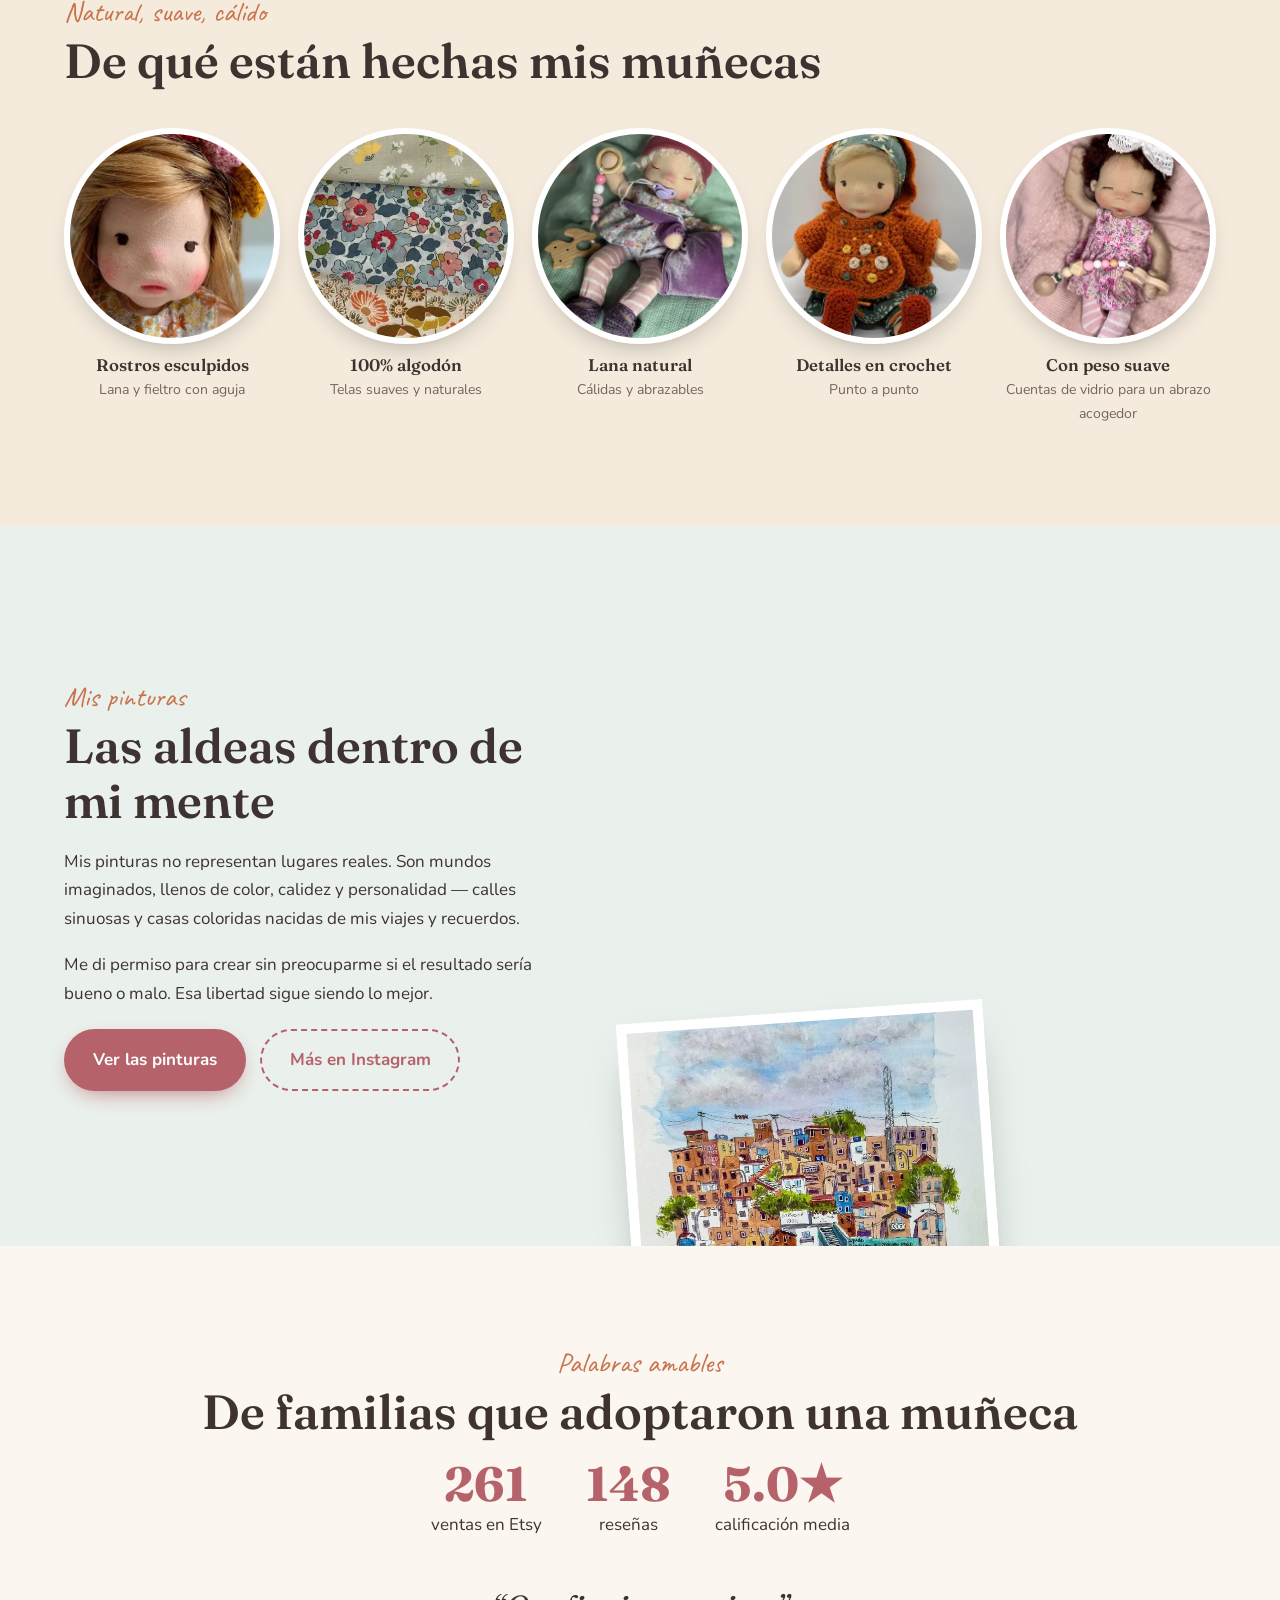
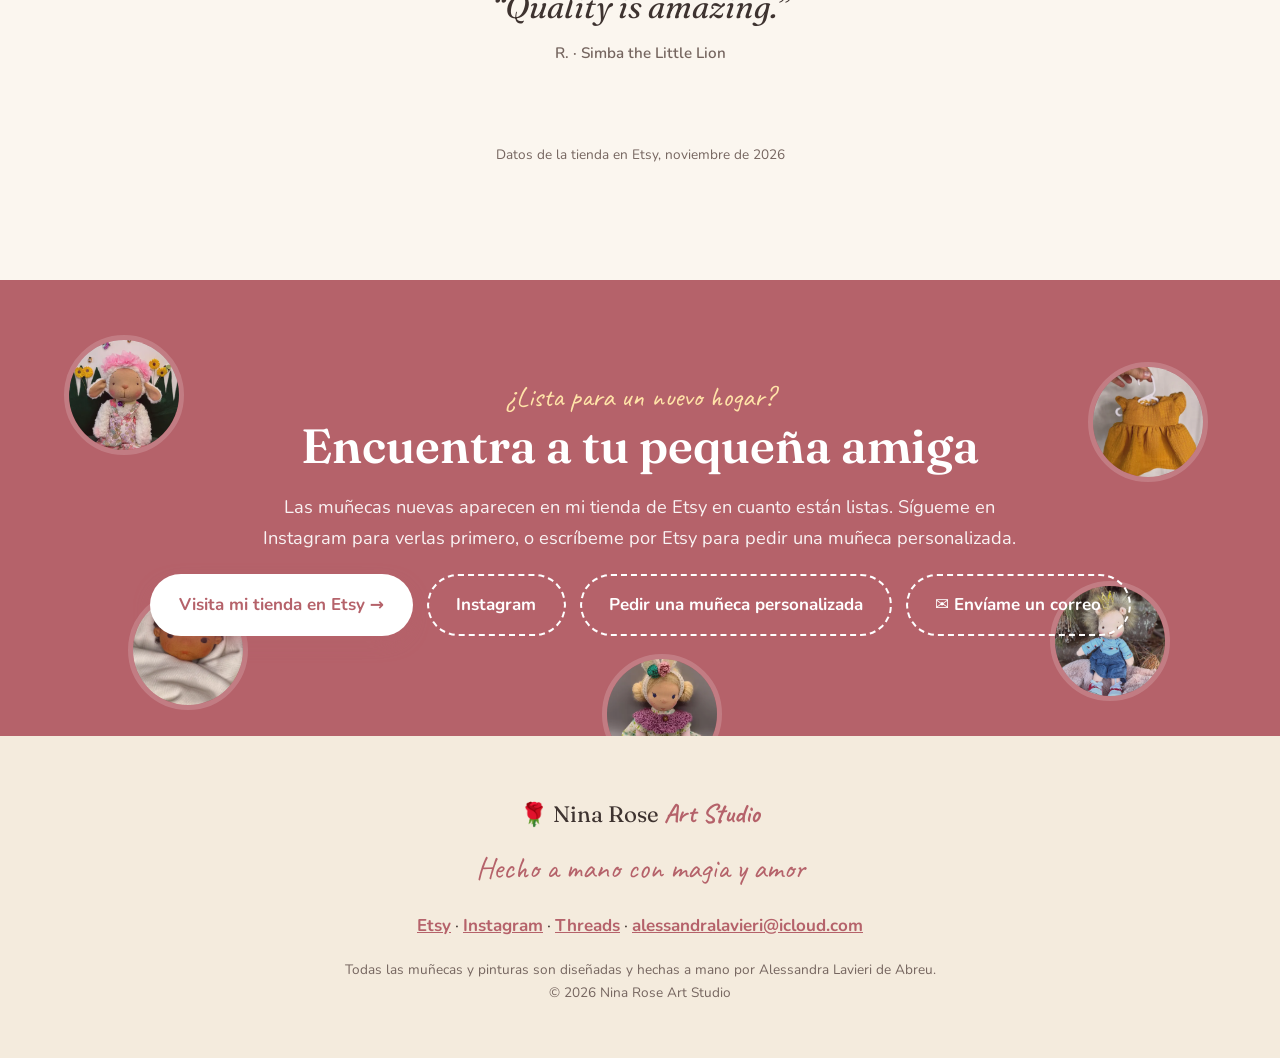
<file: es/index.html>
<!DOCTYPE html>
<html lang="es">
<head>
<meta charset="utf-8">
<meta name="viewport" content="width=device-width, initial-scale=1">
<title>Nina Rose Art Studio · Muñecas hechas a mano con magia y amor</title>
<meta name="description" content="Muñecas únicas de inspiración Waldorf, pequeños amigos animales y aldeas en acuarela, hechos a mano por Alessandra Lavieri.">
<link rel="canonical" href="https://ninaroseartstudio.com/es/">
<link rel="alternate" hreflang="en-US" href="https://ninaroseartstudio.com/">
<link rel="alternate" hreflang="es" href="https://ninaroseartstudio.com/es/">
<link rel="alternate" hreflang="pt-BR" href="https://ninaroseartstudio.com/pt/">
<link rel="alternate" hreflang="x-default" href="https://ninaroseartstudio.com/">
<meta property="og:type" content="website"><meta property="og:site_name" content="Nina Rose Art Studio">
<meta property="og:title" content="Nina Rose Art Studio · Muñecas hechas a mano con magia y amor"><meta property="og:description" content="Muñecas únicas de inspiración Waldorf, pequeños amigos animales y aldeas en acuarela, hechos a mano por Alessandra Lavieri.">
<meta property="og:url" content="https://ninaroseartstudio.com/es/"><meta property="og:image" content="https://ninaroseartstudio.com/img/og.jpg">
<meta name="twitter:card" content="summary_large_image">
<meta name="theme-color" content="#B5626A">
<link rel="icon" href="/favicon.svg" type="image/svg+xml">
<link rel="preconnect" href="https://fonts.googleapis.com"><link rel="preconnect" href="https://fonts.gstatic.com" crossorigin>
<link href="https://fonts.googleapis.com/css2?family=Fraunces:ital,opsz,wght@0,9..144,400;0,9..144,600;1,9..144,400&family=Nunito:wght@400;600;700&family=Caveat:wght@500;700&display=swap" rel="stylesheet">
<link rel="stylesheet" href="/assets/site.css?v=3">
<script type="application/ld+json">{"@context": "https://schema.org", "@type": "Organization", "name": "Nina Rose Art Studio", "url": "https://ninaroseartstudio.com/", "founder": {"@type": "Person", "name": "Alessandra Lavieri de Abreu"}, "sameAs": ["https://www.etsy.com/shop/NinaRoseArts", "https://www.instagram.com/ninarose_artstudio/", "https://www.threads.com/@ninarose_artstudio"], "email": "alessandralavieri@icloud.com", "description": "Muñecas únicas de inspiración Waldorf, pequeños amigos animales y aldeas en acuarela, hechos a mano por Alessandra Lavieri."}</script>
</head>
<body class="p-home">
<nav id="nav" class=""><div class="wrap">
<a class="logo" href="/es/"><span class="rose">🌹</span><span>Nina Rose <b>Art Studio</b></span></a>
<button class="burger" aria-label="Menu" onclick="document.body.classList.toggle('menu-open')"><i></i><i></i><i></i></button>
<div class="menu"><a href="/es/dolls/">Muñecas</a><a href="/es/story/">Mi historia</a><a href="/es/paintings/">Pinturas</a><div class="lang"><a href="/" hreflang="en-US" class="">EN</a><a href="/es/" hreflang="es" class="on">ES</a><a href="/pt/" hreflang="pt-BR" class="">PT</a></div>
<a class="btn primary sm" href="https://www.etsy.com/shop/NinaRoseArts" target="_blank" rel="noopener">Visita mi tienda</a></div>
</div></nav>
<header id="hero"><div class="hero-text">
<div class="blob b1"></div><div class="blob b2"></div>
<div class="ht"><span class="kicker">¡Hola, soy Alessandra!</span><h1>Hecho a mano con <em>magia</em> y amor.</h1>
<svg class="stitch" viewBox="0 0 240 18" aria-hidden="true"><path d="M2 12 C 40 2, 80 18, 120 9 S 200 2, 238 10"/></svg>
<p class="lead">Muñecas únicas, pequeños amigos animales y aldeas en acuarela — cada pieza cosida, esculpida y pintada a mano.</p>
<div class="ctas hero-ctas"><a class="btn primary" href="/es/dolls/">Conoce a la familia</a><a class="btn ghost" href="https://www.etsy.com/shop/NinaRoseArts" target="_blank" rel="noopener">Visita mi tienda en Etsy →</a>
<a class="btn sage" href="/es/paintings/">🎨 Ver las acuarelas</a></div>
<p class="hello-links"><a href="https://www.instagram.com/ninarose_artstudio/" target="_blank" rel="noopener"><svg viewBox="0 0 24 24" aria-hidden="true"><rect x="3" y="3" width="18" height="18" rx="5"/><circle cx="12" cy="12" r="4.2"/><circle cx="17.4" cy="6.6" r=".9" class="dot"/></svg>Sígueme en Instagram</a>
<a href="mailto:alessandralavieri@icloud.com"><svg viewBox="0 0 24 24" aria-hidden="true"><rect x="3" y="5" width="18" height="14" rx="3"/><path d="M4 7l8 6 8-6"/></svg>Envíame un correo</a></p></div></div>
<div class="slides" id="slides"><img class="sl on" src="/img/g/005.webp" alt="" fetchpriority=high><div class="sl frame"><img class="bg" src="/img/n/n01.webp" alt="" loading="lazy"><img class="fg" src="/img/n/n01.webp" alt="" loading="lazy"></div><img class="sl" src="/img/g/023.webp" alt="" loading=lazy><div class="sl frame"><img class="bg" src="/img/p/w08.webp" alt="" loading="lazy"><img class="fg" src="/img/p/w08.webp" alt="" loading="lazy"></div><div class="sl frame"><img class="bg" src="/img/n/n02.webp" alt="" loading="lazy"><img class="fg" src="/img/n/n02.webp" alt="" loading="lazy"></div><img class="sl" src="/img/g/036.webp" alt="" loading=lazy><div class="sl frame"><img class="bg" src="/img/n/n03.webp" alt="" loading="lazy"><img class="fg" src="/img/n/n03.webp" alt="" loading="lazy"></div><img class="sl" src="/img/g/018.webp" alt="" loading=lazy><div class="sl frame"><img class="bg" src="/img/p/w02.webp" alt="" loading="lazy"><img class="fg" src="/img/p/w02.webp" alt="" loading="lazy"></div><div class="sl frame"><img class="bg" src="/img/n/n04.webp" alt="" loading="lazy"><img class="fg" src="/img/n/n04.webp" alt="" loading="lazy"></div><img class="sl" src="/img/g/008.webp" alt="" loading=lazy><div class="sl frame"><img class="bg" src="/img/n/n05.webp" alt="" loading="lazy"><img class="fg" src="/img/n/n05.webp" alt="" loading="lazy"></div><img class="sl" src="/img/g/049.webp" alt="" loading=lazy><div class="sl frame"><img class="bg" src="/img/p/w09.webp" alt="" loading="lazy"><img class="fg" src="/img/p/w09.webp" alt="" loading="lazy"></div><div class="sl frame"><img class="bg" src="/img/n/n06.webp" alt="" loading="lazy"><img class="fg" src="/img/n/n06.webp" alt="" loading="lazy"></div><img class="sl" src="/img/g/060.webp" alt="" loading=lazy><div class="sl frame"><img class="bg" src="/img/n/n07.webp" alt="" loading="lazy"><img class="fg" src="/img/n/n07.webp" alt="" loading="lazy"></div><img class="sl" src="/img/g/031.webp" alt="" loading=lazy><div class="badge">pieza única<br>★ siempre ★</div></div></header>
<div class="marquee" aria-hidden="true"><div class="track"><img src="/img/g/042-s.webp" alt="" loading="lazy"><img src="/img/g/047-s.webp" alt="" loading="lazy"><img src="/img/g/059-s.webp" alt="" loading="lazy"><img src="/img/g/012-s.webp" alt="" loading="lazy"><img src="/img/g/026-s.webp" alt="" loading="lazy"><img src="/img/g/028-s.webp" alt="" loading="lazy"><img src="/img/g/031-s.webp" alt="" loading="lazy"><img src="/img/g/040-s.webp" alt="" loading="lazy"><img src="/img/g/055-s.webp" alt="" loading="lazy"><img src="/img/g/096-s.webp" alt="" loading="lazy"><img src="/img/g/094-s.webp" alt="" loading="lazy"><img src="/img/g/121-s.webp" alt="" loading="lazy"><img src="/img/g/060-s.webp" alt="" loading="lazy"><img src="/img/g/019-s.webp" alt="" loading="lazy"><img src="/img/g/113-s.webp" alt="" loading="lazy"><img src="/img/g/035-s.webp" alt="" loading="lazy"><img src="/img/g/062-s.webp" alt="" loading="lazy"><img src="/img/g/075-s.webp" alt="" loading="lazy"><img src="/img/g/134-s.webp" alt="" loading="lazy"><img src="/img/g/042-s.webp" alt="" loading="lazy"><img src="/img/g/047-s.webp" alt="" loading="lazy"><img src="/img/g/059-s.webp" alt="" loading="lazy"><img src="/img/g/012-s.webp" alt="" loading="lazy"><img src="/img/g/026-s.webp" alt="" loading="lazy"><img src="/img/g/028-s.webp" alt="" loading="lazy"><img src="/img/g/031-s.webp" alt="" loading="lazy"><img src="/img/g/040-s.webp" alt="" loading="lazy"><img src="/img/g/055-s.webp" alt="" loading="lazy"><img src="/img/g/096-s.webp" alt="" loading="lazy"><img src="/img/g/094-s.webp" alt="" loading="lazy"><img src="/img/g/121-s.webp" alt="" loading="lazy"><img src="/img/g/060-s.webp" alt="" loading="lazy"><img src="/img/g/019-s.webp" alt="" loading="lazy"><img src="/img/g/113-s.webp" alt="" loading="lazy"><img src="/img/g/035-s.webp" alt="" loading="lazy"><img src="/img/g/062-s.webp" alt="" loading="lazy"><img src="/img/g/075-s.webp" alt="" loading="lazy"><img src="/img/g/134-s.webp" alt="" loading="lazy"></div></div>
<section id="names"><div class="wrap"><span class="kicker rv">Pequeñas personalidades, hechas a mano</span><h2 class="rv">Cada muñeca recibe un nombre.</h2>
<p class="rv lead">Como cada rostro se esculpe a mano, es casi imposible hacer dos muñecas iguales. Cada una desarrolla su propia expresión, encanto e historia — y cuando está terminada, le doy un nombre.</p><div class="names-grid"><div class="card rv" style="transition-delay:0.00s" tabindex="0"><div class="in"><div class="f"><img loading="lazy" src="/img/g/001-s.webp" alt="Lily"><span>Lily</span></div><div class="b"><h3>Lily</h3><p>Muñeca</p><small>pieza única ♥</small></div></div></div><div class="card rv" style="transition-delay:0.08s" tabindex="0"><div class="in"><div class="f"><img loading="lazy" src="/img/g/003-s.webp" alt="Melissa"><span>Melissa</span></div><div class="b"><h3>Melissa</h3><p>Muñeca</p><small>pieza única ♥</small></div></div></div><div class="card rv" style="transition-delay:0.16s" tabindex="0"><div class="in"><div class="f"><img loading="lazy" src="/img/g/007-s.webp" alt="Clara"><span>Clara</span></div><div class="b"><h3>Clara</h3><p>Muñeca</p><small>pieza única ♥</small></div></div></div><div class="card rv" style="transition-delay:0.24s" tabindex="0"><div class="in"><div class="f"><img loading="lazy" src="/img/g/012-s.webp" alt="Marina"><span>Marina</span></div><div class="b"><h3>Marina</h3><p>Muñeca</p><small>pieza única ♥</small></div></div></div><div class="card rv" style="transition-delay:0.00s" tabindex="0"><div class="in"><div class="f"><img loading="lazy" src="/img/g/013-s.webp" alt="Juliana"><span>Juliana</span></div><div class="b"><h3>Juliana</h3><p>Muñeca</p><small>pieza única ♥</small></div></div></div><div class="card rv" style="transition-delay:0.08s" tabindex="0"><div class="in"><div class="f"><img loading="lazy" src="/img/g/019-s.webp" alt="Flora"><span>Flora</span></div><div class="b"><h3>Flora</h3><p>Muñeca</p><small>pieza única ♥</small></div></div></div><div class="card rv" style="transition-delay:0.16s" tabindex="0"><div class="in"><div class="f"><img loading="lazy" src="/img/g/018-s.webp" alt="Magnolia"><span>Magnolia</span></div><div class="b"><h3>Magnolia</h3><p>Muñeca</p><small>pieza única ♥</small></div></div></div><div class="card rv" style="transition-delay:0.24s" tabindex="0"><div class="in"><div class="f"><img loading="lazy" src="/img/g/099-s.webp" alt="Baby Sabrina Cupcake"><span>Baby Sabrina Cupcake</span></div><div class="b"><h3>Baby Sabrina Cupcake</h3><p>Bebé</p><small>pieza única ♥</small></div></div></div><div class="card rv" style="transition-delay:0.00s" tabindex="0"><div class="in"><div class="f"><img loading="lazy" src="/img/g/095-s.webp" alt="Baby Billie"><span>Baby Billie</span></div><div class="b"><h3>Baby Billie</h3><p>Bebé</p><small>pieza única ♥</small></div></div></div><div class="card rv" style="transition-delay:0.08s" tabindex="0"><div class="in"><div class="f"><img loading="lazy" src="/img/g/121-s.webp" alt="Muñeca"><span>Muñeca</span></div><div class="b"><h3>Muñeca</h3><p>Muñeca</p><small>pieza única ♥</small></div></div></div><div class="card rv" style="transition-delay:0.16s" tabindex="0"><div class="in"><div class="f"><img loading="lazy" src="/img/g/062-s.webp" alt="Baby Dulce"><span>Baby Dulce</span></div><div class="b"><h3>Baby Dulce</h3><p>Bebé</p><small>pieza única ♥</small></div></div></div><div class="card rv" style="transition-delay:0.24s" tabindex="0"><div class="in"><div class="f"><img loading="lazy" src="/img/g/096-s.webp" alt="Menina Lilac Velvet"><span>Menina Lilac Velvet</span></div><div class="b"><h3>Menina Lilac Velvet</h3><p>Muñeca</p><small>pieza única ♥</small></div></div></div></div></div></section>
<section id="nina"><div class="wrap nina"><div class="polaroids rv">
<figure><img src="/img/p/ig02.webp" alt="Retrato en pastel" loading="lazy"><figcaption>Retrato en pastel</figcaption></figure>
<figure><img src="/img/p/ig01.webp" alt="De mi cuaderno" loading="lazy"><figcaption>De mi cuaderno</figcaption></figure>
<figure><img src="/img/g/088-s.webp" alt="Baby Nina Rose" loading="lazy"><figcaption>Baby Nina Rose</figcaption></figure>
</div><div class="rv"><span class="kicker">El nombre detrás del estudio</span><h2>¿Por qué “Nina Rose”?</h2><p class="lead">Nina Rose Art Studio lleva el nombre de Nina Rose, mi perrita. Ella le da nombre al estudio — y, de vez en cuando, a alguna de las muñecas.</p>
<a class="btn ghost" href="/es/story/">Lee toda mi historia</a></div></div></section>
<section id="journey"><div class="wrap"><span class="kicker rv">Cuatro países, un par de manos</span><h2 class="rv">Mi camino creativo</h2><p class="rv lead">Cada lugar donde he vivido me dejó una marca especial. Los colores, las culturas, las personas y las tradiciones que conocí siguen inspirando mi trabajo.</p>
<div class="map"><svg viewBox="0 0 1000 120" aria-hidden="true"><path id="jpath" d="M30 80 C 150 10, 250 110, 360 60 S 560 10, 640 70 S 860 110, 970 40"/></svg><div class="stops"><div class="stop rv" style="transition-delay:0.00s"><div class="flag">🇧🇷</div><h3>Brasil</h3><p>Donde todo empezó: dibujar, coser y crear con las manos desde niña.</p></div><div class="stop rv" style="transition-delay:0.08s"><div class="flag">🇲🇽</div><h3>México</h3><p>Nuevos colores, culturas y tradiciones por descubrir.</p></div><div class="stop rv" style="transition-delay:0.16s"><div class="flag">🇳🇱</div><h3>Países Bajos</h3><p>Tiempo libre, crochet, tejido… y una amiga hablando de muñecas Waldorf. “¿Por qué no?”</p></div><div class="stop rv" style="transition-delay:0.24s"><div class="flag">🇺🇸</div><h3>Estados Unidos, 2014</h3><p>Empezar de nuevo y enamorarme de la acuarela.</p></div><div class="stop rv" style="transition-delay:0.32s"><div class="flag">🧵</div><h3>2020</h3><p>Mascarillas como voluntaria, mis primeras muñecas hechas en casa — y mi tienda en Etsy.</p></div><div class="stop rv" style="transition-delay:0.40s"><div class="flag">🌹</div><h3>Hoy</h3><p>277 ventas, clientes fieles y muñecas viviendo en hogares de todo el mundo.</p></div></div></div>
<p class="center"><a class="btn ghost" href="/es/story/">Lee toda mi historia</a></p></div></section>
<section id="gallery"><div class="wrap"><span class="kicker rv">La familia de muñecas</span><h2 class="rv">Hechas para abrazar, guardar y querer</h2>
<div class="masonry"><figure class="rv" data-k="doll"><a href="/img/g/028.webp" data-lb data-cap="Abigail"><img loading="lazy" decoding="async" src="/img/g/028-s.webp" width="480" height="640" alt="Abigail — Nina Rose Art Studio"></a><figcaption>Abigail</figcaption></figure><figure class="rv" data-k="baby"><a href="/img/g/062.webp" data-lb data-cap="Baby Dulce"><img loading="lazy" decoding="async" src="/img/g/062-s.webp" width="477" height="640" alt="Baby Dulce — Nina Rose Art Studio"></a><figcaption>Baby Dulce</figcaption></figure><figure class="rv" data-k="doll"><a href="/img/g/096.webp" data-lb data-cap="Menina Lilac Velvet"><img loading="lazy" decoding="async" src="/img/g/096-s.webp" width="362" height="640" alt="Menina Lilac Velvet — Nina Rose Art Studio"></a><figcaption>Menina Lilac Velvet</figcaption></figure><figure class="rv" data-k="doll"><a href="/img/g/121.webp" data-lb data-cap="Muñeca"><img loading="lazy" decoding="async" src="/img/g/121-s.webp" width="549" height="640" alt="Muñeca — Nina Rose Art Studio"></a><figcaption>Muñeca</figcaption></figure><figure class="rv" data-k="doll"><a href="/img/g/013.webp" data-lb data-cap="Juliana"><img loading="lazy" decoding="async" src="/img/g/013-s.webp" width="433" height="640" alt="Juliana — Nina Rose Art Studio"></a><figcaption>Juliana</figcaption></figure><figure class="rv" data-k="baby"><a href="/img/g/075.webp" data-lb data-cap="Baby Ana"><img loading="lazy" decoding="async" src="/img/g/075-s.webp" width="442" height="640" alt="Baby Ana — Nina Rose Art Studio"></a><figcaption>Baby Ana</figcaption></figure><figure class="rv" data-k="baby"><a href="/img/g/094.webp" data-lb data-cap="Baby Isabel"><img loading="lazy" decoding="async" src="/img/g/094-s.webp" width="640" height="640" alt="Baby Isabel — Nina Rose Art Studio"></a><figcaption>Baby Isabel</figcaption></figure><figure class="rv" data-k="doll"><a href="/img/g/040.webp" data-lb data-cap="Luna"><img loading="lazy" decoding="async" src="/img/g/040-s.webp" width="391" height="640" alt="Luna — Nina Rose Art Studio"></a><figcaption>Luna</figcaption></figure><figure class="rv" data-k="doll"><a href="/img/g/118.webp" data-lb data-cap="Muñeca"><img loading="lazy" decoding="async" src="/img/g/118-s.webp" width="636" height="640" alt="Muñeca — Nina Rose Art Studio"></a><figcaption>Muñeca</figcaption></figure><figure class="rv" data-k="baby"><a href="/img/g/099.webp" data-lb data-cap="Baby Sabrina Cupcake"><img loading="lazy" decoding="async" src="/img/g/099-s.webp" width="640" height="480" alt="Baby Sabrina Cupcake — Nina Rose Art Studio"></a><figcaption>Baby Sabrina Cupcake</figcaption></figure><figure class="rv" data-k="doll"><a href="/img/g/019.webp" data-lb data-cap="Flora"><img loading="lazy" decoding="async" src="/img/g/019-s.webp" width="382" height="640" alt="Flora — Nina Rose Art Studio"></a><figcaption>Flora</figcaption></figure><figure class="rv" data-k="doll"><a href="/img/g/134.webp" data-lb data-cap="Juju"><img loading="lazy" decoding="async" src="/img/g/134-s.webp" width="480" height="640" alt="Juju — Nina Rose Art Studio"></a><figcaption>Juju</figcaption></figure><figure class="rv" data-k="baby"><a href="/img/g/058.webp" data-lb data-cap="Baby Alix"><img loading="lazy" decoding="async" src="/img/g/058-s.webp" width="480" height="640" alt="Baby Alix — Nina Rose Art Studio"></a><figcaption>Baby Alix</figcaption></figure><figure class="rv" data-k="doll"><a href="/img/g/113.webp" data-lb data-cap="Muñeca"><img loading="lazy" decoding="async" src="/img/g/113-s.webp" width="480" height="640" alt="Muñeca — Nina Rose Art Studio"></a><figcaption>Muñeca</figcaption></figure><figure class="rv" data-k="doll"><a href="/img/g/031.webp" data-lb data-cap="Menina"><img loading="lazy" decoding="async" src="/img/g/031-s.webp" width="480" height="640" alt="Menina — Nina Rose Art Studio"></a><figcaption>Menina</figcaption></figure><figure class="rv" data-k="baby"><a href="/img/g/066.webp" data-lb data-cap="Baby Bianca"><img loading="lazy" decoding="async" src="/img/g/066-s.webp" width="480" height="640" alt="Baby Bianca — Nina Rose Art Studio"></a><figcaption>Baby Bianca</figcaption></figure><figure class="rv" data-k="doll"><a href="/img/g/055.webp" data-lb data-cap="Natalia"><img loading="lazy" decoding="async" src="/img/g/055-s.webp" width="591" height="640" alt="Natalia — Nina Rose Art Studio"></a><figcaption>Natalia</figcaption></figure></div>
<p class="center"><a class="btn primary" href="/es/dolls/">Ver todas las muñecas (155) →</a></p></div></section>
<section id="materials"><div class="wrap"><span class="kicker rv">Natural, suave, cálido</span><h2 class="rv">De qué están hechas mis muñecas</h2><div class="mats"><div class="mat rv" style="transition-delay:0.0s"><div class="ring"><img loading="lazy" src="/img/g/042-s.webp" alt=""></div><h3>Rostros esculpidos</h3><p>Lana y fieltro con aguja</p></div><div class="mat rv" style="transition-delay:0.1s"><div class="ring"><img loading="lazy" src="/img/g/046-s.webp" alt=""></div><h3>100% algodón</h3><p>Telas suaves y naturales</p></div><div class="mat rv" style="transition-delay:0.2s"><div class="ring"><img loading="lazy" src="/img/g/117-s.webp" alt=""></div><h3>Lana natural</h3><p>Cálidas y abrazables</p></div><div class="mat rv" style="transition-delay:0.3s"><div class="ring"><img loading="lazy" src="/img/g/005-s.webp" alt=""></div><h3>Detalles en crochet</h3><p>Punto a punto</p></div><div class="mat rv" style="transition-delay:0.4s"><div class="ring"><img loading="lazy" src="/img/g/064-s.webp" alt=""></div><h3>Con peso suave</h3><p>Cuentas de vidrio para un abrazo acogedor</p></div></div></div></section>
<section id="villages"><div class="wrap vill"><div class="rv"><span class="kicker">Mis pinturas</span><h2>Las aldeas dentro de mi mente</h2><p>Mis pinturas no representan lugares reales. Son mundos imaginados, llenos de color, calidez y personalidad — calles sinuosas y casas coloridas nacidas de mis viajes y recuerdos.</p><p>Me di permiso para crear sin preocuparme si el resultado sería bueno o malo. Esa libertad sigue siendo lo mejor.</p>
<div class="ctas"><a class="btn primary" href="/es/paintings/">Ver las pinturas</a><a class="btn ghost" href="https://www.instagram.com/ninarose_artstudio/" target="_blank" rel="noopener">Más en Instagram</a></div></div>
<div class="paint-stack" id="pstack"><img src="/img/p/w01.webp" alt="" loading="lazy"><img src="/img/p/w04.webp" alt="" loading="lazy"><img src="/img/p/w06.webp" alt="" loading="lazy"></div></div></section>
<section id="reviews"><div class="wrap center"><span class="kicker rv">Palabras amables</span><h2 class="rv">De familias que adoptaron una muñeca</h2>
<div class="stats rv"><div><b data-count="277">277</b><span>ventas en Etsy</span></div><div><b data-count="157">157</b><span>reseñas</span></div><div><b>5.0★</b><span>calificación media</span></div></div>
<div class="quotes" id="quotes"><blockquote class="on">“Quality is amazing.”<cite>R. · Simba the Little Lion</cite></blockquote><blockquote class="">“Her pictures don't do her justice.”<cite>R. · MeNina Pink Velvet</cite></blockquote><blockquote class="">“Lovingly well-made.”<cite>C. · Fluffy the Sheep</cite></blockquote><blockquote class="">“Impeccably made.”<cite>J. · Mini Lamb</cite></blockquote><blockquote class="">“Made with love and care.”<cite>T. · Custom order</cite></blockquote></div><p class="small">Datos de la tienda en Etsy, noviembre de 2026</p></div></section>
<section id="adopt"><div class="floaters"><img src="/img/g/096-s.webp" alt="" style="left:5%;top:12%;animation-delay:0.0s" loading="lazy"><img src="/img/g/121-s.webp" alt="" style="left:85%;top:18%;animation-delay:-1.3s" loading="lazy"><img src="/img/g/059-s.webp" alt="" style="left:10%;top:68%;animation-delay:-2.6s" loading="lazy"><img src="/img/g/094-s.webp" alt="" style="left:82%;top:66%;animation-delay:-3.9000000000000004s" loading="lazy"><img src="/img/g/026-s.webp" alt="" style="left:47%;top:82%;animation-delay:-5.2s" loading="lazy"></div><div class="wrap">
<span class="kicker rv">¿Lista para un nuevo hogar?</span><h2 class="rv">Encuentra a tu pequeña amiga</h2>
<p class="rv lead">Las muñecas nuevas aparecen en mi tienda de Etsy en cuanto están listas. Sígueme en Instagram para verlas primero, o escríbeme por Etsy para pedir una muñeca personalizada.</p>
<div class="ctas rv center"><a class="btn primary" href="https://www.etsy.com/shop/NinaRoseArts" target="_blank" rel="noopener">Visita mi tienda en Etsy →</a>
<a class="btn ghost" href="https://www.instagram.com/ninarose_artstudio/" target="_blank" rel="noopener">Instagram</a>
<a class="btn ghost" href="https://www.etsy.com/shop/NinaRoseArts" target="_blank" rel="noopener">Pedir una muñeca personalizada</a>
<a class="btn ghost" href="mailto:alessandralavieri@icloud.com">✉ Envíame un correo</a></div></div></section>
<footer><div class="wrap">
<div class="f-logo">🌹 Nina Rose <b>Art Studio</b></div>
<p class="hand big">Hecho a mano con magia y amor</p>
<p class="f-links"><a href="https://www.etsy.com/shop/NinaRoseArts" target="_blank" rel="noopener">Etsy</a> · <a href="https://www.instagram.com/ninarose_artstudio/" target="_blank" rel="noopener">Instagram</a> · <a href="https://www.threads.com/@ninarose_artstudio" target="_blank" rel="noopener">Threads</a> · <a href="mailto:alessandralavieri@icloud.com">alessandralavieri@icloud.com</a></p>
<p class="small">Todas las muñecas y pinturas son diseñadas y hechas a mano por Alessandra Lavieri de Abreu.<br>© 2026 Nina Rose Art Studio</p>
</div></footer>
<div id="lb" role="dialog" aria-modal="true"><button class="lb-x" aria-label="Cerrar">×</button><button class="lb-p" aria-label="Anterior">‹</button><figure><img alt=""><figcaption></figcaption></figure><button class="lb-n" aria-label="Siguiente">›</button></div>
<script src="/assets/site.js?v=3" defer></script>
</body></html>
</file>
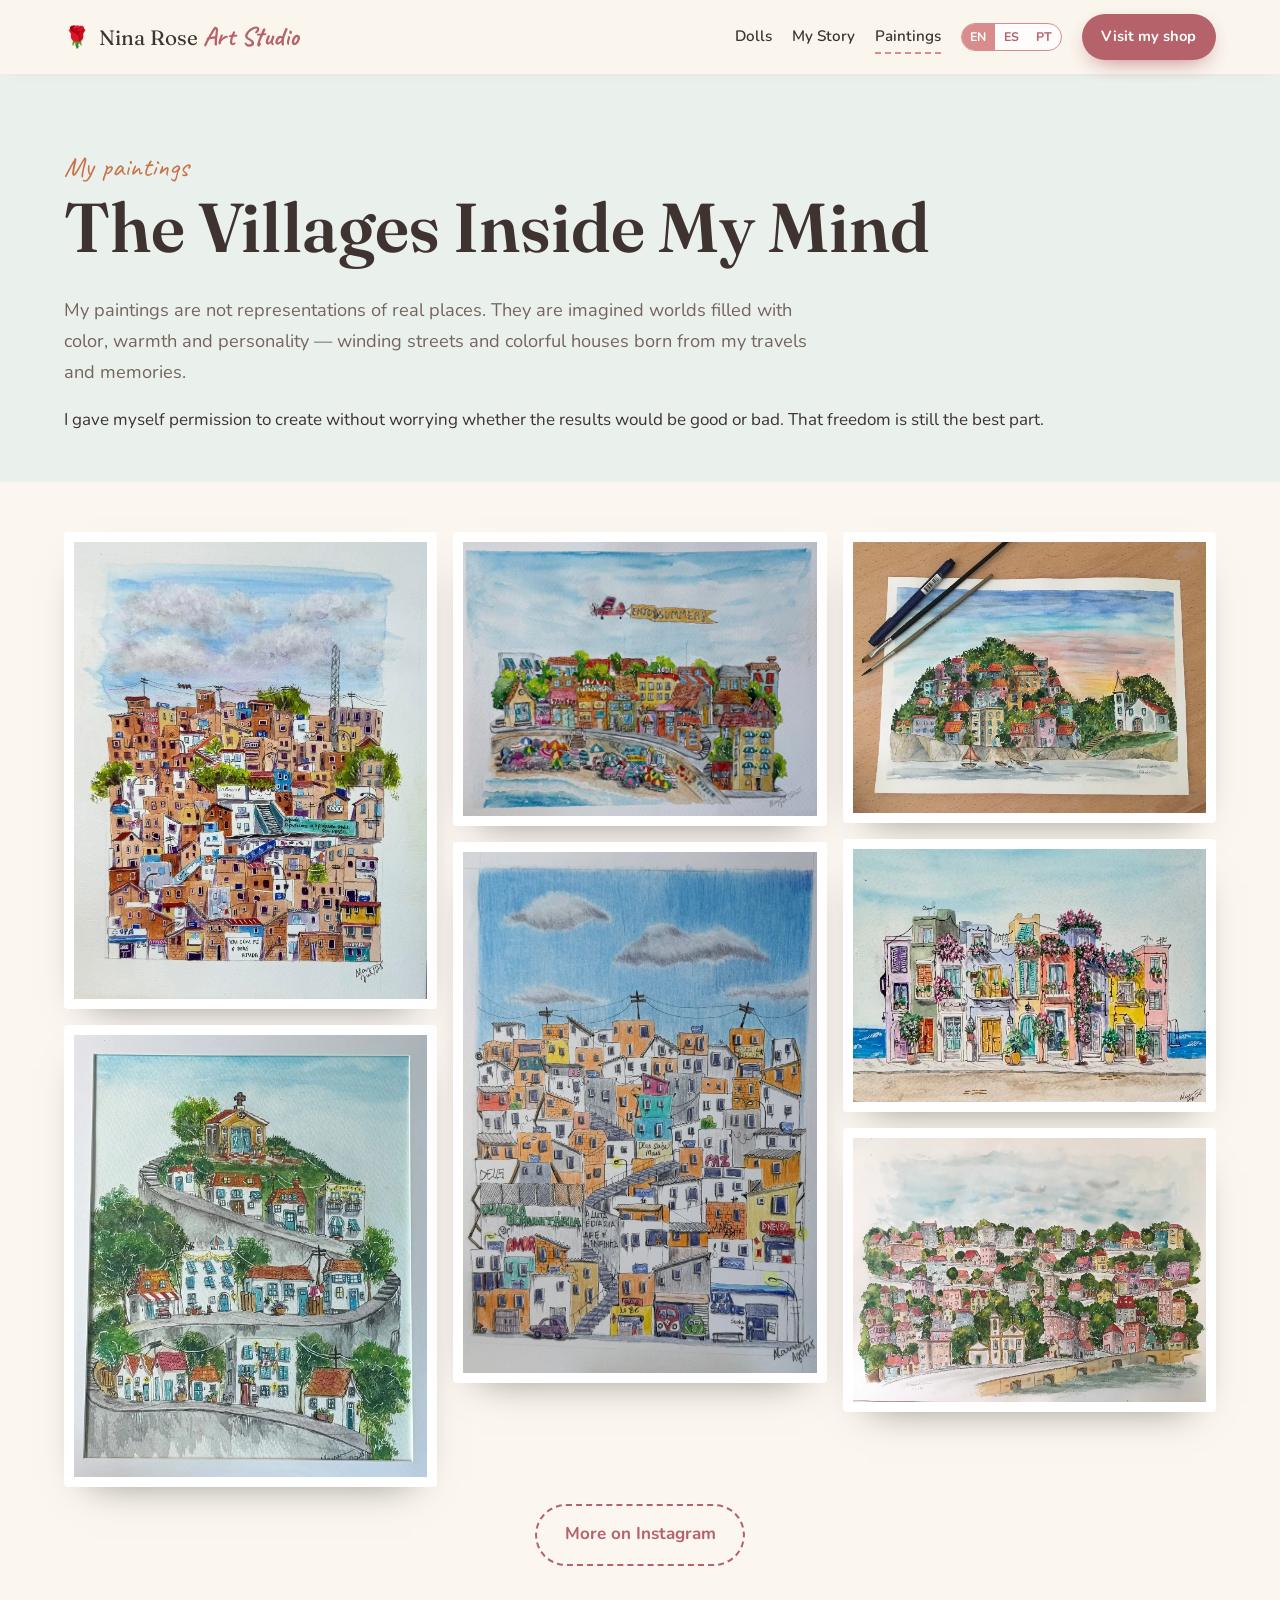
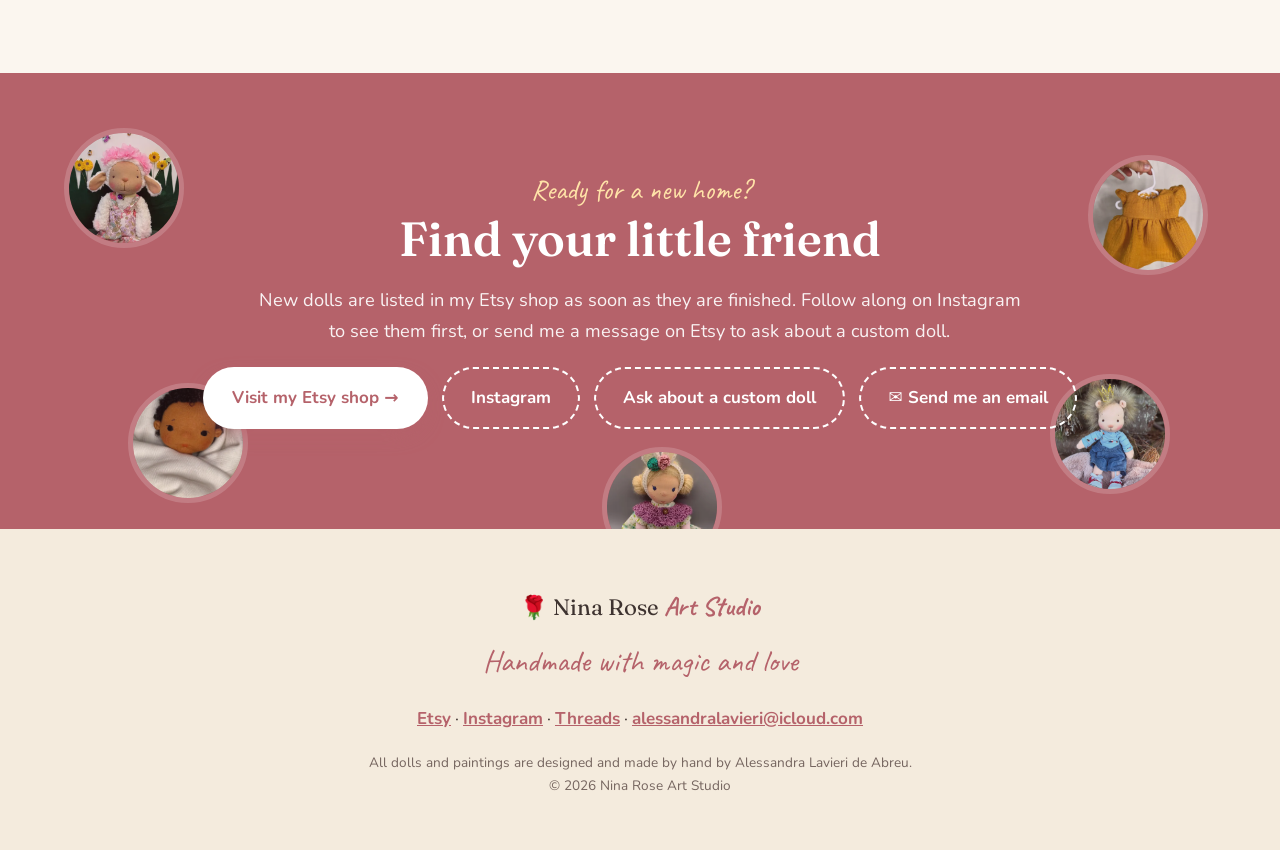
<file: paintings/index.html>
<!DOCTYPE html>
<html lang="en-US">
<head>
<meta charset="utf-8">
<meta name="viewport" content="width=device-width, initial-scale=1">
<title>The Villages Inside My Mind · Paintings · Nina Rose Art Studio</title>
<meta name="description" content="Watercolors and pastels of imagined villages, flowers and gardens by Alessandra Lavieri.">
<link rel="canonical" href="https://ninaroseartstudio.com/paintings/">
<link rel="alternate" hreflang="en-US" href="https://ninaroseartstudio.com/paintings/">
<link rel="alternate" hreflang="es" href="https://ninaroseartstudio.com/es/paintings/">
<link rel="alternate" hreflang="pt-BR" href="https://ninaroseartstudio.com/pt/paintings/">
<link rel="alternate" hreflang="x-default" href="https://ninaroseartstudio.com/paintings/">
<meta property="og:type" content="website"><meta property="og:site_name" content="Nina Rose Art Studio">
<meta property="og:title" content="The Villages Inside My Mind · Paintings · Nina Rose Art Studio"><meta property="og:description" content="Watercolors and pastels of imagined villages, flowers and gardens by Alessandra Lavieri.">
<meta property="og:url" content="https://ninaroseartstudio.com/paintings/"><meta property="og:image" content="https://ninaroseartstudio.com/img/og.jpg">
<meta name="twitter:card" content="summary_large_image">
<meta name="theme-color" content="#B5626A">
<link rel="icon" href="/favicon.svg" type="image/svg+xml">
<link rel="preconnect" href="https://fonts.googleapis.com"><link rel="preconnect" href="https://fonts.gstatic.com" crossorigin>
<link href="https://fonts.googleapis.com/css2?family=Fraunces:ital,opsz,wght@0,9..144,400;0,9..144,600;1,9..144,400&family=Nunito:wght@400;600;700&family=Caveat:wght@500;700&display=swap" rel="stylesheet">
<link rel="stylesheet" href="/assets/site.css?v=3">
<script type="application/ld+json">{"@context": "https://schema.org", "@type": "Organization", "name": "Nina Rose Art Studio", "url": "https://ninaroseartstudio.com/", "founder": {"@type": "Person", "name": "Alessandra Lavieri de Abreu"}, "sameAs": ["https://www.etsy.com/shop/NinaRoseArts", "https://www.instagram.com/ninarose_artstudio/", "https://www.threads.com/@ninarose_artstudio"], "email": "alessandralavieri@icloud.com", "description": "One-of-a-kind Waldorf-inspired dolls, little animal friends and watercolor villages, handmade by Alessandra Lavieri."}</script>
</head>
<body class="p-paintings">
<nav id="nav" class="solid"><div class="wrap">
<a class="logo" href="/"><span class="rose">🌹</span><span>Nina Rose <b>Art Studio</b></span></a>
<button class="burger" aria-label="Menu" onclick="document.body.classList.toggle('menu-open')"><i></i><i></i><i></i></button>
<div class="menu"><a href="/dolls/">Dolls</a><a href="/story/">My Story</a><a href="/paintings/" aria-current=page>Paintings</a><div class="lang"><a href="/paintings/" hreflang="en-US" class="on">EN</a><a href="/es/paintings/" hreflang="es" class="">ES</a><a href="/pt/paintings/" hreflang="pt-BR" class="">PT</a></div>
<a class="btn primary sm" href="https://www.etsy.com/shop/NinaRoseArts" target="_blank" rel="noopener">Visit my shop</a></div>
</div></nav>
<header class="page-head green"><div class="wrap"><span class="kicker">My paintings</span><h1>The Villages Inside My Mind</h1><p class="lead">My paintings are not representations of real places. They are imagined worlds filled with color, warmth and personality — winding streets and colorful houses born from my travels and memories.</p><p>I gave myself permission to create without worrying whether the results would be good or bad. That freedom is still the best part.</p></div></header>
<section class="tight"><div class="wrap"><div class="masonry paint"><figure class="rv"><a href="/img/p/w01.webp" data-lb data-cap="The Villages Inside My Mind"><img src="/img/p/w01.webp" alt="The Villages Inside My Mind" loading="lazy"></a></figure><figure class="rv"><a href="/img/p/w02.webp" data-lb data-cap="The Villages Inside My Mind"><img src="/img/p/w02.webp" alt="The Villages Inside My Mind" loading="lazy"></a></figure><figure class="rv"><a href="/img/p/w03.webp" data-lb data-cap="The Villages Inside My Mind"><img src="/img/p/w03.webp" alt="The Villages Inside My Mind" loading="lazy"></a></figure><figure class="rv"><a href="/img/p/w04.webp" data-lb data-cap="The Villages Inside My Mind"><img src="/img/p/w04.webp" alt="The Villages Inside My Mind" loading="lazy"></a></figure><figure class="rv"><a href="/img/p/w05.webp" data-lb data-cap="The Villages Inside My Mind"><img src="/img/p/w05.webp" alt="The Villages Inside My Mind" loading="lazy"></a></figure><figure class="rv"><a href="/img/p/w06.webp" data-lb data-cap="The Villages Inside My Mind"><img src="/img/p/w06.webp" alt="The Villages Inside My Mind" loading="lazy"></a></figure><figure class="rv"><a href="/img/p/w07.webp" data-lb data-cap="The Villages Inside My Mind"><img src="/img/p/w07.webp" alt="The Villages Inside My Mind" loading="lazy"></a></figure></div><p class="center"><a class="btn ghost" href="https://www.instagram.com/ninarose_artstudio/" target="_blank" rel="noopener">More on Instagram</a></p></div></section>
<section id="adopt"><div class="floaters"><img src="/img/g/096-s.webp" alt="" style="left:5%;top:12%;animation-delay:0.0s" loading="lazy"><img src="/img/g/121-s.webp" alt="" style="left:85%;top:18%;animation-delay:-1.3s" loading="lazy"><img src="/img/g/059-s.webp" alt="" style="left:10%;top:68%;animation-delay:-2.6s" loading="lazy"><img src="/img/g/094-s.webp" alt="" style="left:82%;top:66%;animation-delay:-3.9000000000000004s" loading="lazy"><img src="/img/g/026-s.webp" alt="" style="left:47%;top:82%;animation-delay:-5.2s" loading="lazy"></div><div class="wrap">
<span class="kicker rv">Ready for a new home?</span><h2 class="rv">Find your little friend</h2>
<p class="rv lead">New dolls are listed in my Etsy shop as soon as they are finished. Follow along on Instagram to see them first, or send me a message on Etsy to ask about a custom doll.</p>
<div class="ctas rv center"><a class="btn primary" href="https://www.etsy.com/shop/NinaRoseArts" target="_blank" rel="noopener">Visit my Etsy shop →</a>
<a class="btn ghost" href="https://www.instagram.com/ninarose_artstudio/" target="_blank" rel="noopener">Instagram</a>
<a class="btn ghost" href="https://www.etsy.com/shop/NinaRoseArts" target="_blank" rel="noopener">Ask about a custom doll</a>
<a class="btn ghost" href="mailto:alessandralavieri@icloud.com">✉ Send me an email</a></div></div></section>
<footer><div class="wrap">
<div class="f-logo">🌹 Nina Rose <b>Art Studio</b></div>
<p class="hand big">Handmade with magic and love</p>
<p class="f-links"><a href="https://www.etsy.com/shop/NinaRoseArts" target="_blank" rel="noopener">Etsy</a> · <a href="https://www.instagram.com/ninarose_artstudio/" target="_blank" rel="noopener">Instagram</a> · <a href="https://www.threads.com/@ninarose_artstudio" target="_blank" rel="noopener">Threads</a> · <a href="mailto:alessandralavieri@icloud.com">alessandralavieri@icloud.com</a></p>
<p class="small">All dolls and paintings are designed and made by hand by Alessandra Lavieri de Abreu.<br>© 2026 Nina Rose Art Studio</p>
</div></footer>
<div id="lb" role="dialog" aria-modal="true"><button class="lb-x" aria-label="Close">×</button><button class="lb-p" aria-label="Previous">‹</button><figure><img alt=""><figcaption></figcaption></figure><button class="lb-n" aria-label="Next">›</button></div>
<script src="/assets/site.js?v=3" defer></script>
</body></html>
</file>
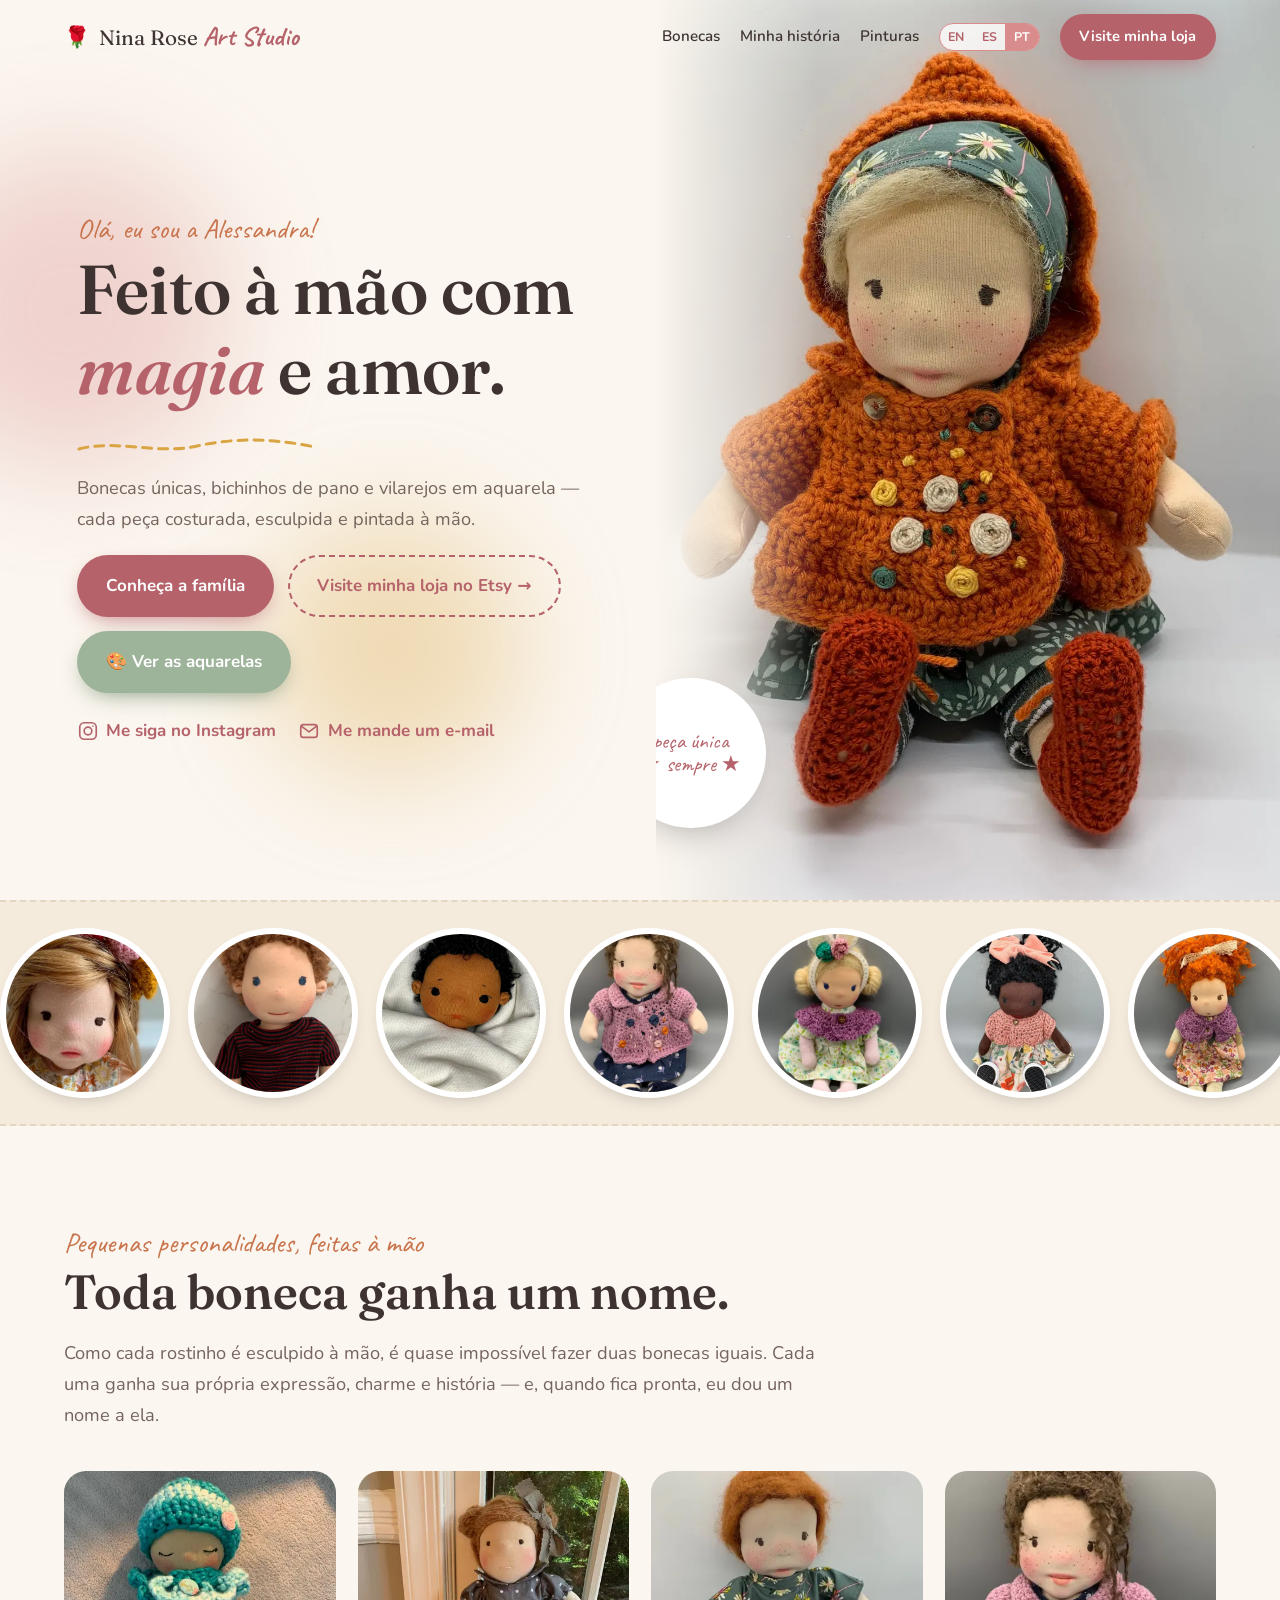
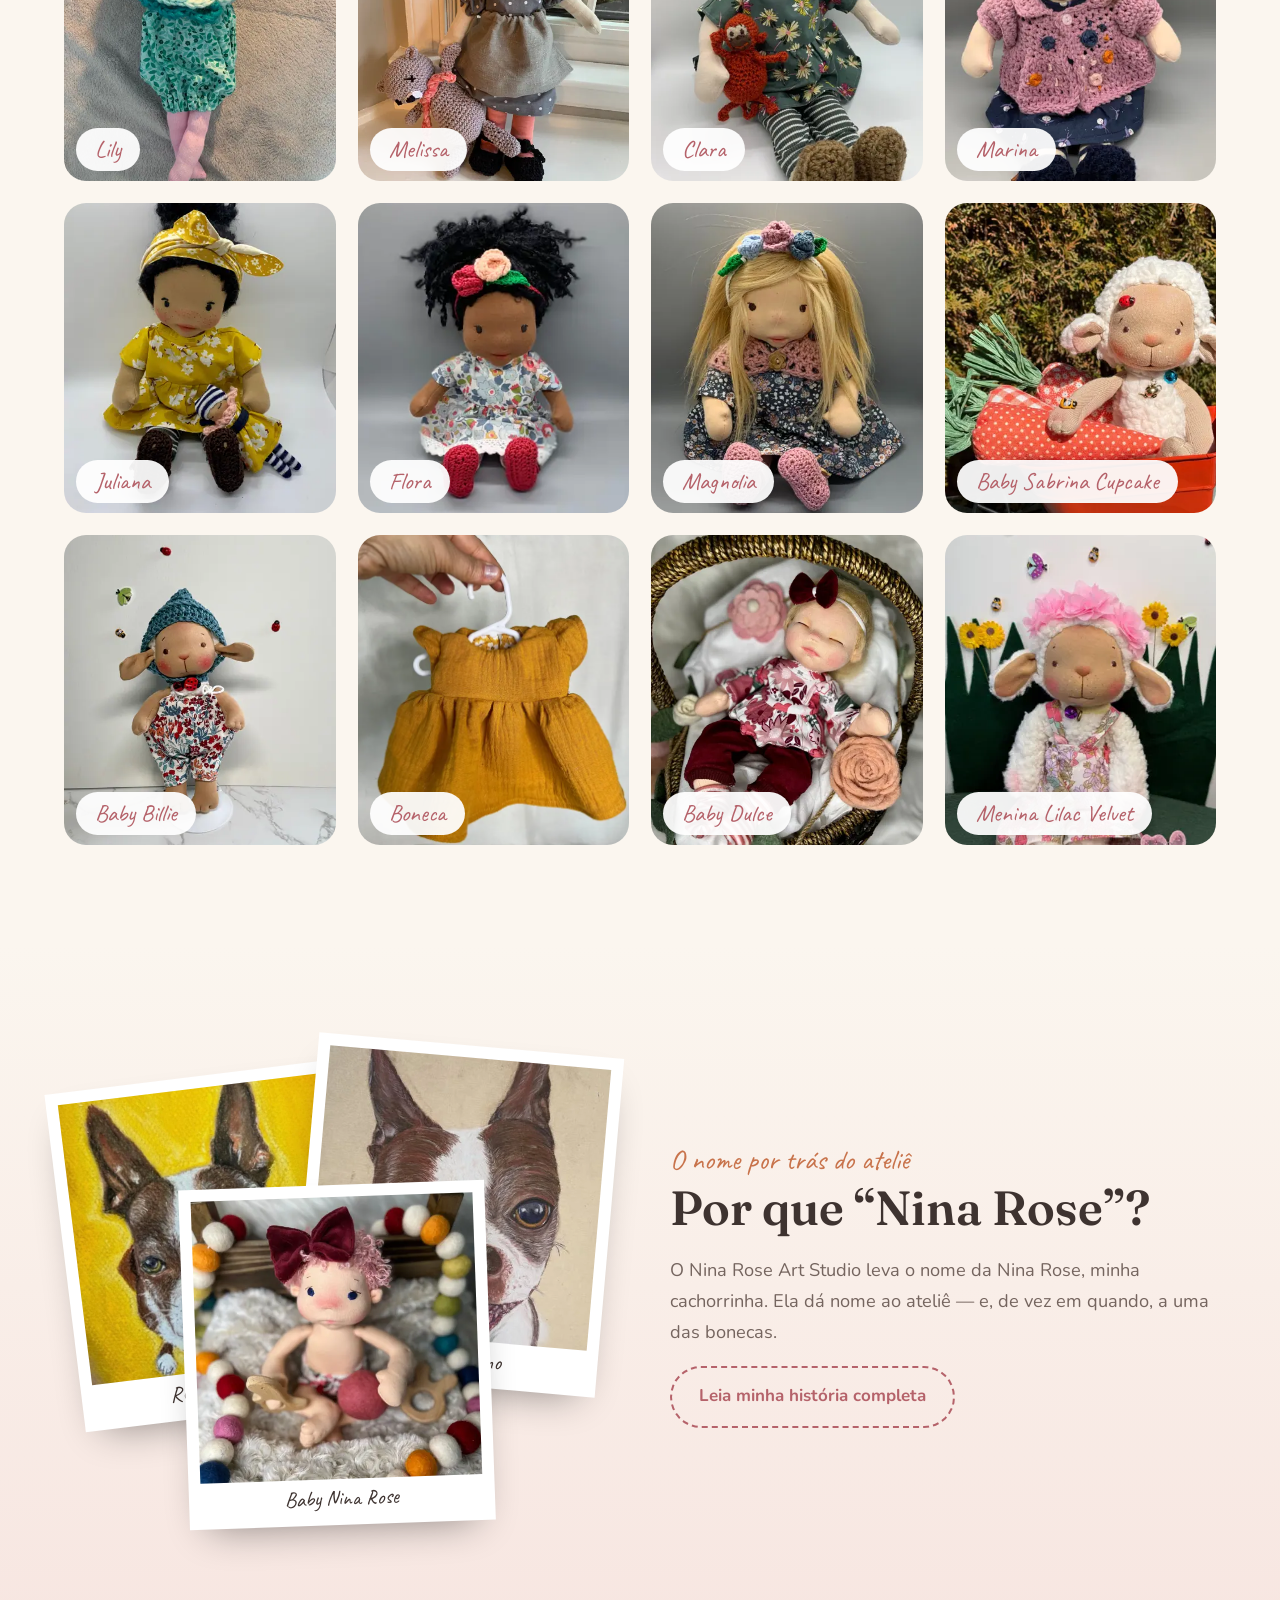
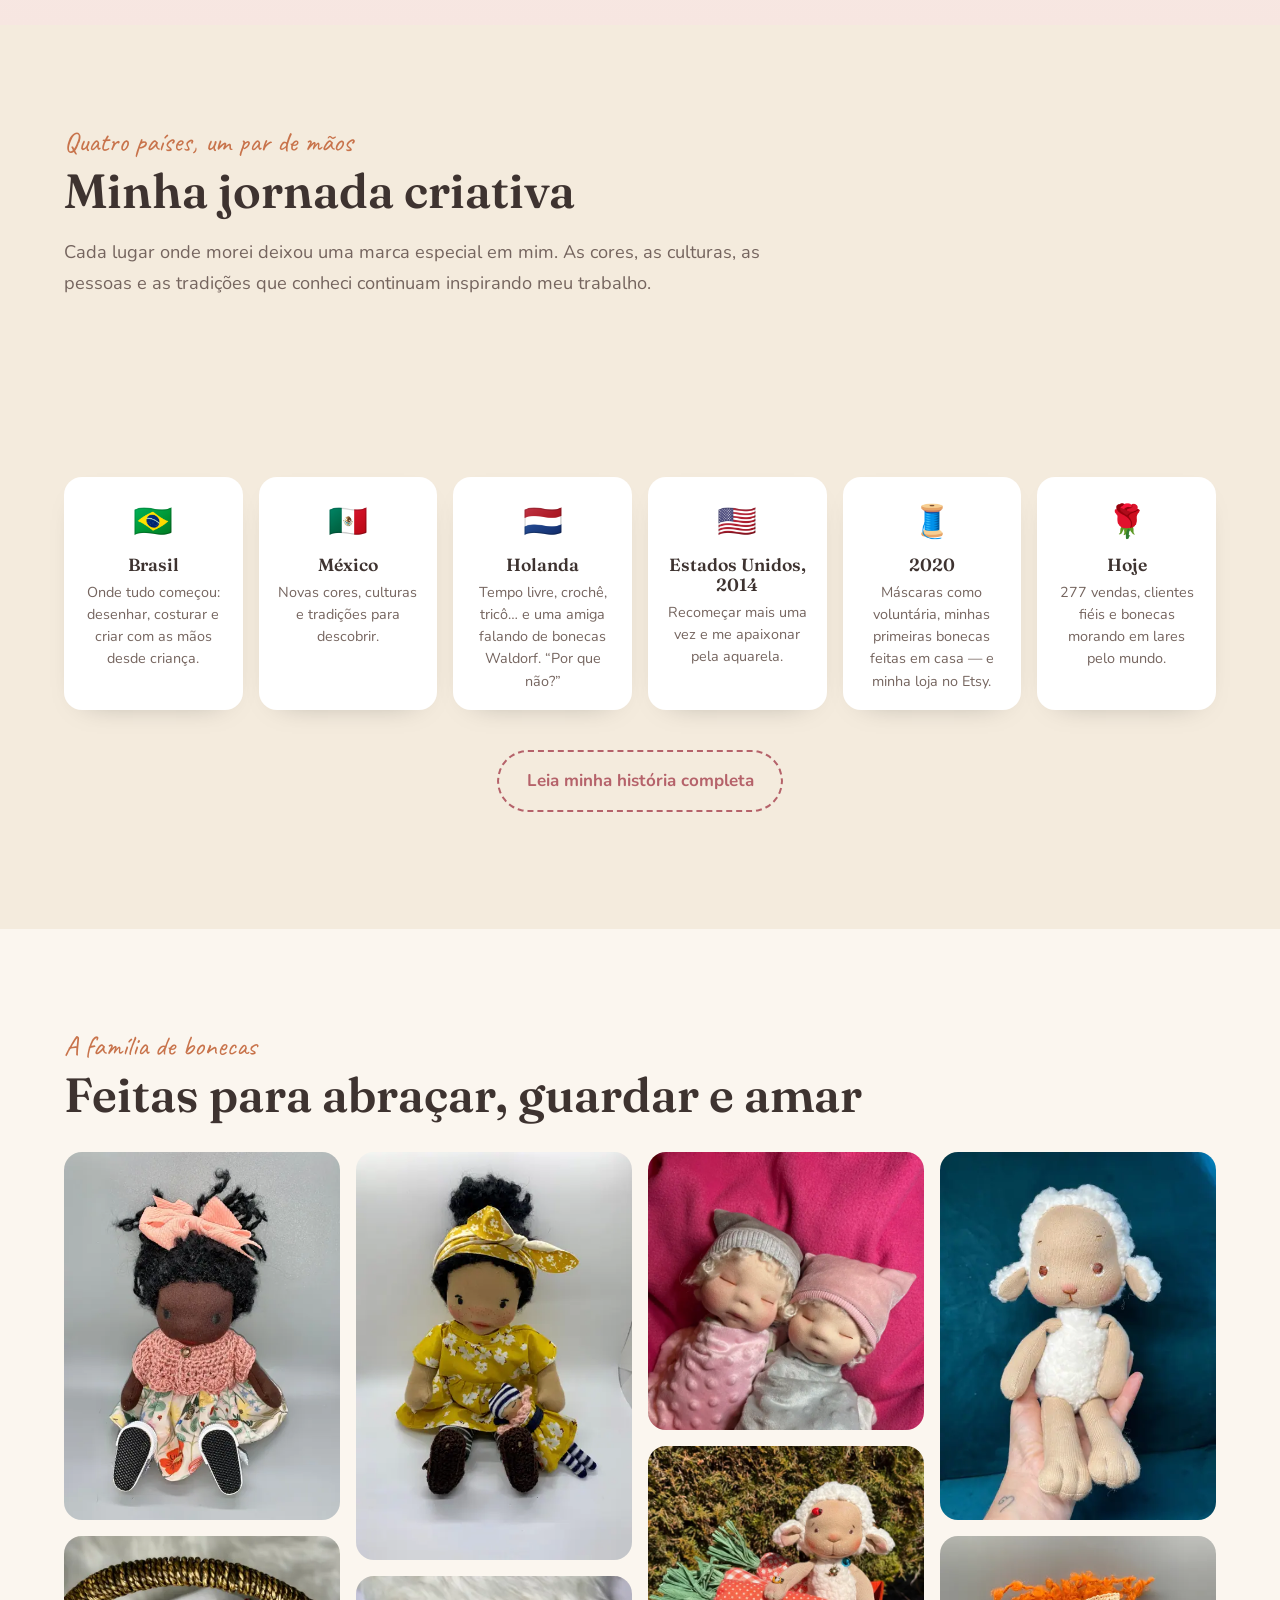
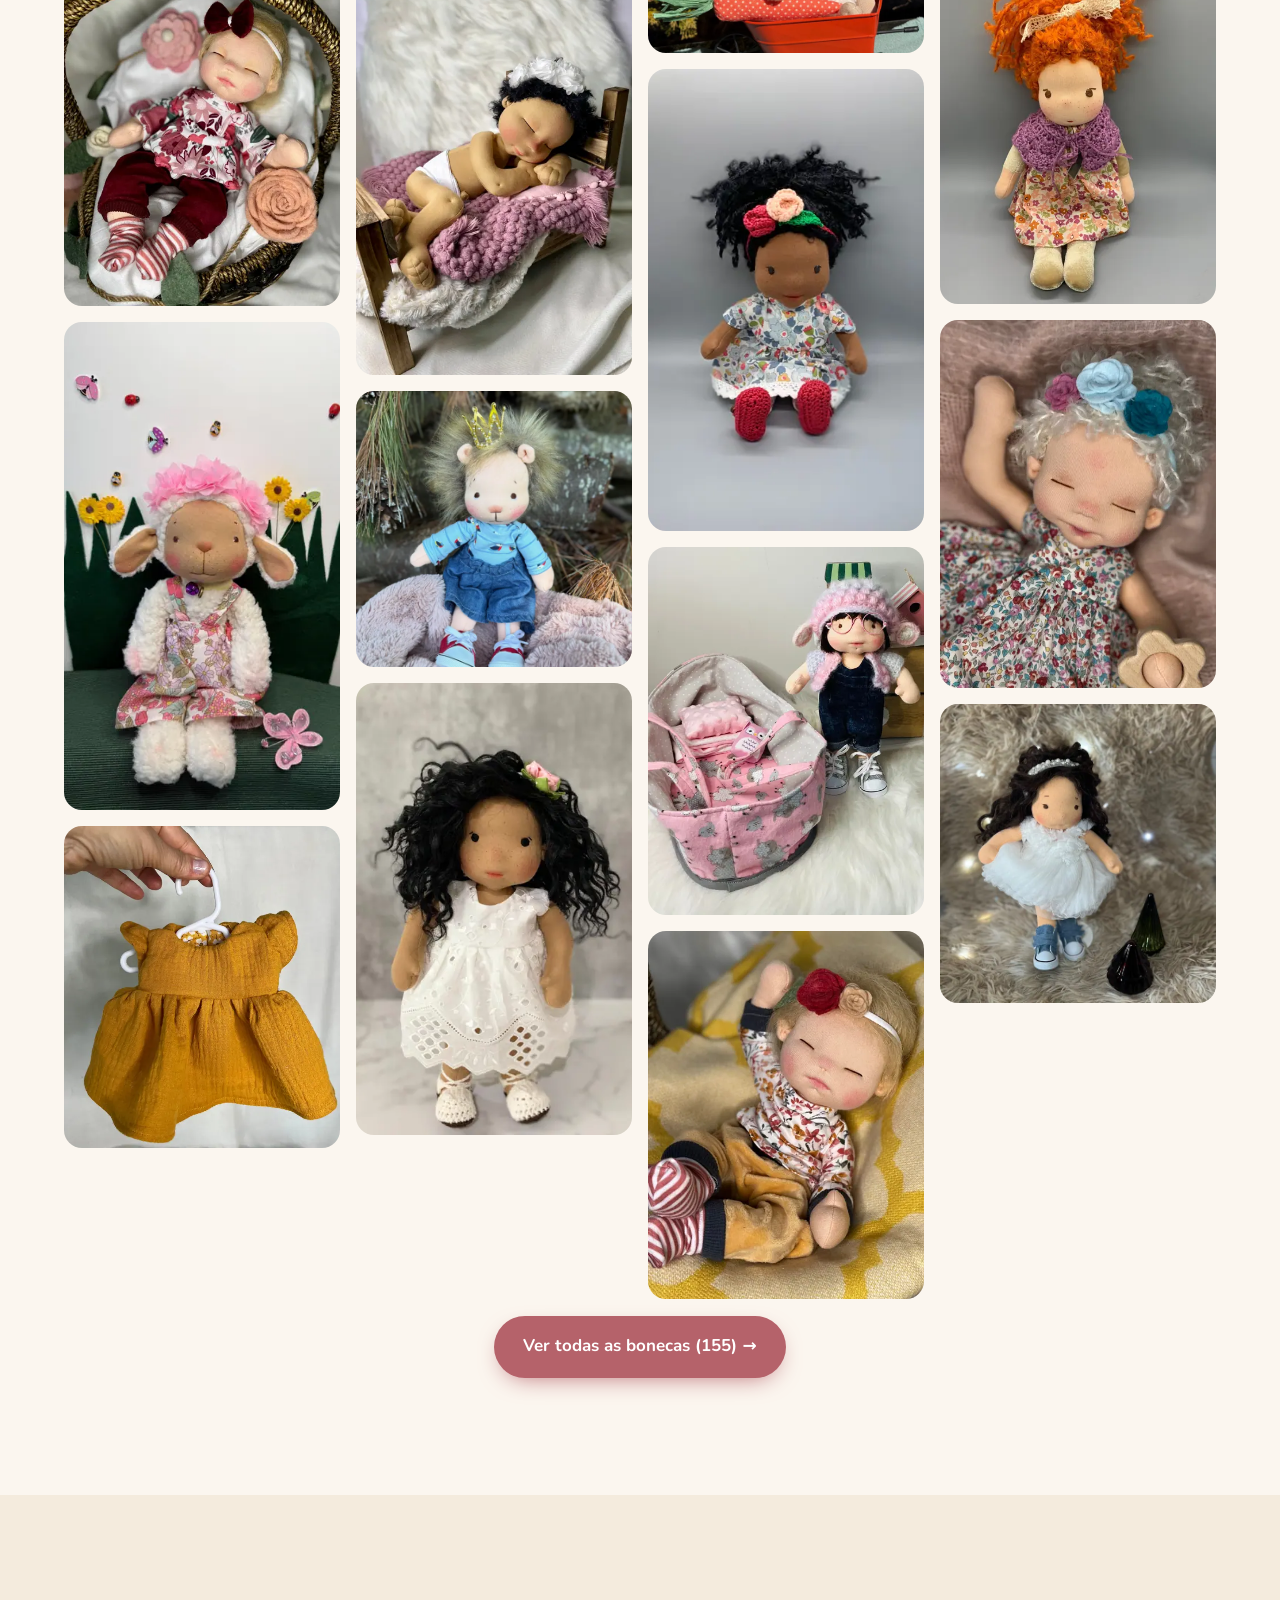
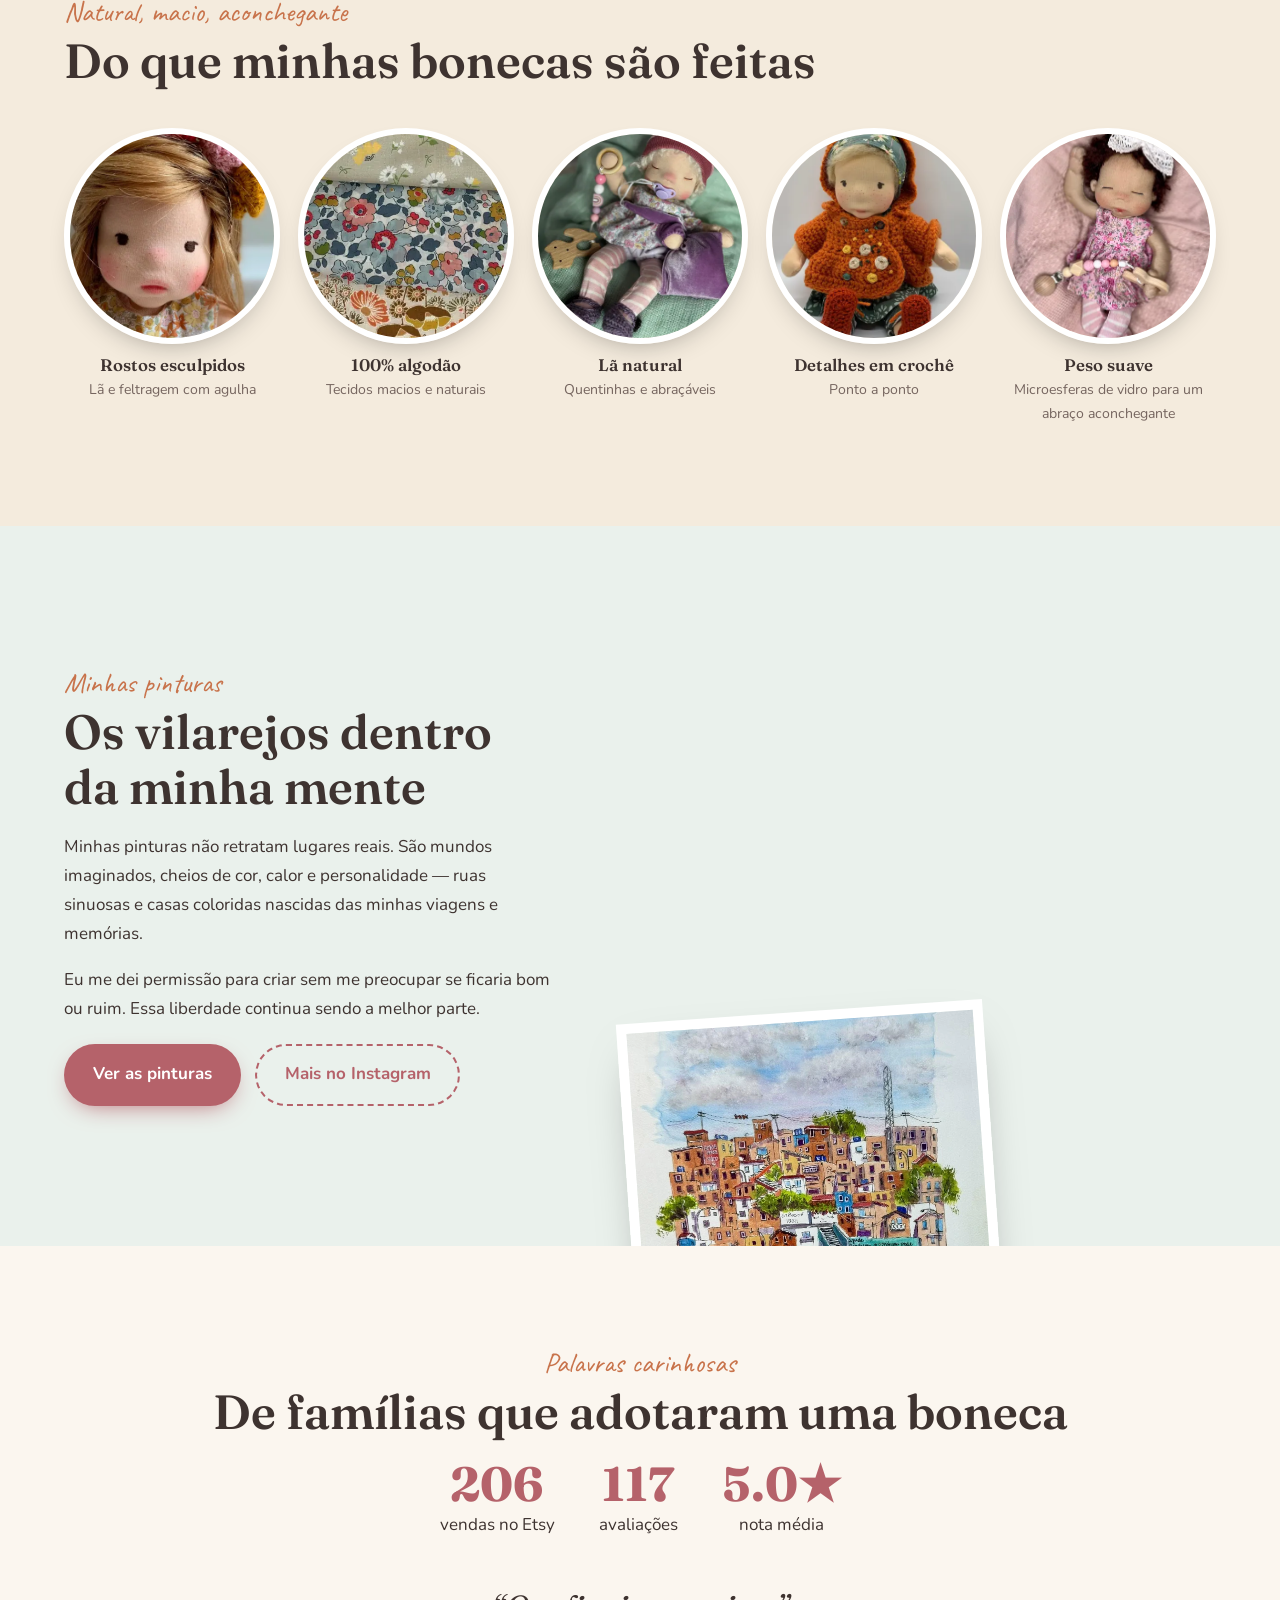
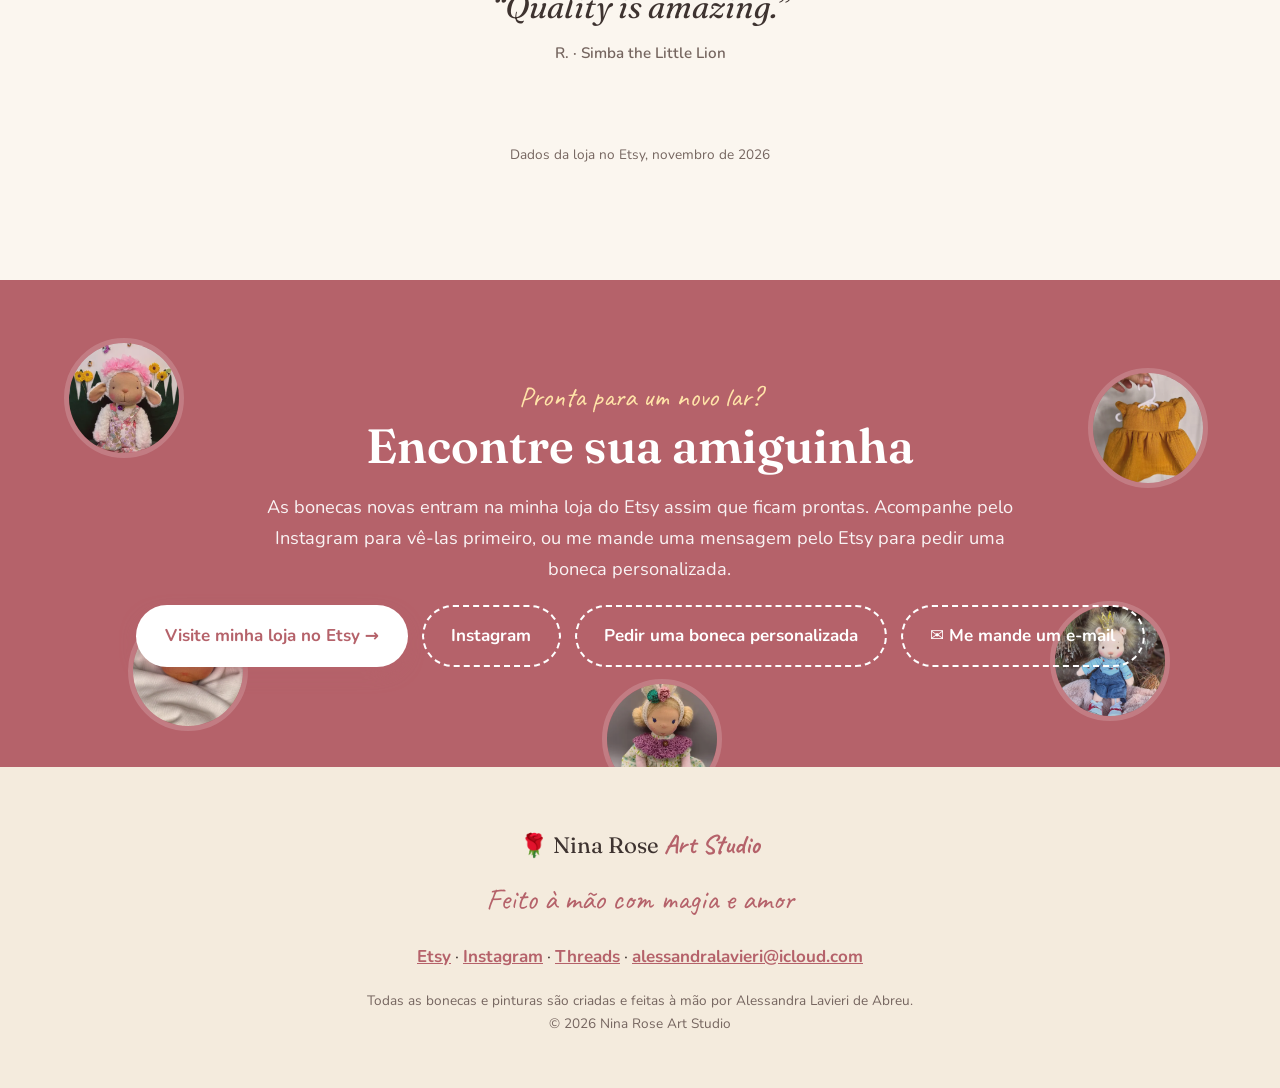
<file: pt/index.html>
<!DOCTYPE html>
<html lang="pt-BR">
<head>
<meta charset="utf-8">
<meta name="viewport" content="width=device-width, initial-scale=1">
<title>Nina Rose Art Studio · Bonecas feitas à mão com magia e amor</title>
<meta name="description" content="Bonecas únicas de inspiração Waldorf, bichinhos de pano e vilarejos em aquarela, feitos à mão por Alessandra Lavieri.">
<link rel="canonical" href="https://ninaroseartstudio.com/pt/">
<link rel="alternate" hreflang="en-US" href="https://ninaroseartstudio.com/">
<link rel="alternate" hreflang="es" href="https://ninaroseartstudio.com/es/">
<link rel="alternate" hreflang="pt-BR" href="https://ninaroseartstudio.com/pt/">
<link rel="alternate" hreflang="x-default" href="https://ninaroseartstudio.com/">
<meta property="og:type" content="website"><meta property="og:site_name" content="Nina Rose Art Studio">
<meta property="og:title" content="Nina Rose Art Studio · Bonecas feitas à mão com magia e amor"><meta property="og:description" content="Bonecas únicas de inspiração Waldorf, bichinhos de pano e vilarejos em aquarela, feitos à mão por Alessandra Lavieri.">
<meta property="og:url" content="https://ninaroseartstudio.com/pt/"><meta property="og:image" content="https://ninaroseartstudio.com/img/og.jpg">
<meta name="twitter:card" content="summary_large_image">
<meta name="theme-color" content="#B5626A">
<link rel="icon" href="/favicon.svg" type="image/svg+xml">
<link rel="preconnect" href="https://fonts.googleapis.com"><link rel="preconnect" href="https://fonts.gstatic.com" crossorigin>
<link href="https://fonts.googleapis.com/css2?family=Fraunces:ital,opsz,wght@0,9..144,400;0,9..144,600;1,9..144,400&family=Nunito:wght@400;600;700&family=Caveat:wght@500;700&display=swap" rel="stylesheet">
<link rel="stylesheet" href="/assets/site.css?v=3">
<script type="application/ld+json">{"@context": "https://schema.org", "@type": "Organization", "name": "Nina Rose Art Studio", "url": "https://ninaroseartstudio.com/", "founder": {"@type": "Person", "name": "Alessandra Lavieri de Abreu"}, "sameAs": ["https://www.etsy.com/shop/NinaRoseArts", "https://www.instagram.com/ninarose_artstudio/", "https://www.threads.com/@ninarose_artstudio"], "email": "alessandralavieri@icloud.com", "description": "Bonecas únicas de inspiração Waldorf, bichinhos de pano e vilarejos em aquarela, feitos à mão por Alessandra Lavieri."}</script>
</head>
<body class="p-home">
<nav id="nav" class=""><div class="wrap">
<a class="logo" href="/pt/"><span class="rose">🌹</span><span>Nina Rose <b>Art Studio</b></span></a>
<button class="burger" aria-label="Menu" onclick="document.body.classList.toggle('menu-open')"><i></i><i></i><i></i></button>
<div class="menu"><a href="/pt/dolls/">Bonecas</a><a href="/pt/story/">Minha história</a><a href="/pt/paintings/">Pinturas</a><div class="lang"><a href="/" hreflang="en-US" class="">EN</a><a href="/es/" hreflang="es" class="">ES</a><a href="/pt/" hreflang="pt-BR" class="on">PT</a></div>
<a class="btn primary sm" href="https://www.etsy.com/shop/NinaRoseArts" target="_blank" rel="noopener">Visite minha loja</a></div>
</div></nav>
<header id="hero"><div class="hero-text">
<div class="blob b1"></div><div class="blob b2"></div>
<div class="ht"><span class="kicker">Olá, eu sou a Alessandra!</span><h1>Feito à mão com <em>magia</em> e amor.</h1>
<svg class="stitch" viewBox="0 0 240 18" aria-hidden="true"><path d="M2 12 C 40 2, 80 18, 120 9 S 200 2, 238 10"/></svg>
<p class="lead">Bonecas únicas, bichinhos de pano e vilarejos em aquarela — cada peça costurada, esculpida e pintada à mão.</p>
<div class="ctas hero-ctas"><a class="btn primary" href="/pt/dolls/">Conheça a família</a><a class="btn ghost" href="https://www.etsy.com/shop/NinaRoseArts" target="_blank" rel="noopener">Visite minha loja no Etsy →</a>
<a class="btn sage" href="/pt/paintings/">🎨 Ver as aquarelas</a></div>
<p class="hello-links"><a href="https://www.instagram.com/ninarose_artstudio/" target="_blank" rel="noopener"><svg viewBox="0 0 24 24" aria-hidden="true"><rect x="3" y="3" width="18" height="18" rx="5"/><circle cx="12" cy="12" r="4.2"/><circle cx="17.4" cy="6.6" r=".9" class="dot"/></svg>Me siga no Instagram</a>
<a href="mailto:alessandralavieri@icloud.com"><svg viewBox="0 0 24 24" aria-hidden="true"><rect x="3" y="5" width="18" height="14" rx="3"/><path d="M4 7l8 6 8-6"/></svg>Me mande um e-mail</a></p></div></div>
<div class="slides" id="slides"><img class="sl on" src="/img/g/005.webp" alt="" fetchpriority=high><div class="sl frame"><img class="bg" src="/img/n/n01.webp" alt="" loading="lazy"><img class="fg" src="/img/n/n01.webp" alt="" loading="lazy"></div><img class="sl" src="/img/g/023.webp" alt="" loading=lazy><div class="sl frame"><img class="bg" src="/img/p/w08.webp" alt="" loading="lazy"><img class="fg" src="/img/p/w08.webp" alt="" loading="lazy"></div><div class="sl frame"><img class="bg" src="/img/n/n02.webp" alt="" loading="lazy"><img class="fg" src="/img/n/n02.webp" alt="" loading="lazy"></div><img class="sl" src="/img/g/036.webp" alt="" loading=lazy><div class="sl frame"><img class="bg" src="/img/n/n03.webp" alt="" loading="lazy"><img class="fg" src="/img/n/n03.webp" alt="" loading="lazy"></div><img class="sl" src="/img/g/018.webp" alt="" loading=lazy><div class="sl frame"><img class="bg" src="/img/p/w02.webp" alt="" loading="lazy"><img class="fg" src="/img/p/w02.webp" alt="" loading="lazy"></div><div class="sl frame"><img class="bg" src="/img/n/n04.webp" alt="" loading="lazy"><img class="fg" src="/img/n/n04.webp" alt="" loading="lazy"></div><img class="sl" src="/img/g/008.webp" alt="" loading=lazy><div class="sl frame"><img class="bg" src="/img/n/n05.webp" alt="" loading="lazy"><img class="fg" src="/img/n/n05.webp" alt="" loading="lazy"></div><img class="sl" src="/img/g/049.webp" alt="" loading=lazy><div class="sl frame"><img class="bg" src="/img/p/w09.webp" alt="" loading="lazy"><img class="fg" src="/img/p/w09.webp" alt="" loading="lazy"></div><div class="sl frame"><img class="bg" src="/img/n/n06.webp" alt="" loading="lazy"><img class="fg" src="/img/n/n06.webp" alt="" loading="lazy"></div><img class="sl" src="/img/g/060.webp" alt="" loading=lazy><div class="sl frame"><img class="bg" src="/img/n/n07.webp" alt="" loading="lazy"><img class="fg" src="/img/n/n07.webp" alt="" loading="lazy"></div><img class="sl" src="/img/g/031.webp" alt="" loading=lazy><div class="badge">peça única<br>★ sempre ★</div></div></header>
<div class="marquee" aria-hidden="true"><div class="track"><img src="/img/g/042-s.webp" alt="" loading="lazy"><img src="/img/g/047-s.webp" alt="" loading="lazy"><img src="/img/g/059-s.webp" alt="" loading="lazy"><img src="/img/g/012-s.webp" alt="" loading="lazy"><img src="/img/g/026-s.webp" alt="" loading="lazy"><img src="/img/g/028-s.webp" alt="" loading="lazy"><img src="/img/g/031-s.webp" alt="" loading="lazy"><img src="/img/g/040-s.webp" alt="" loading="lazy"><img src="/img/g/055-s.webp" alt="" loading="lazy"><img src="/img/g/096-s.webp" alt="" loading="lazy"><img src="/img/g/094-s.webp" alt="" loading="lazy"><img src="/img/g/121-s.webp" alt="" loading="lazy"><img src="/img/g/060-s.webp" alt="" loading="lazy"><img src="/img/g/019-s.webp" alt="" loading="lazy"><img src="/img/g/113-s.webp" alt="" loading="lazy"><img src="/img/g/035-s.webp" alt="" loading="lazy"><img src="/img/g/062-s.webp" alt="" loading="lazy"><img src="/img/g/075-s.webp" alt="" loading="lazy"><img src="/img/g/134-s.webp" alt="" loading="lazy"><img src="/img/g/042-s.webp" alt="" loading="lazy"><img src="/img/g/047-s.webp" alt="" loading="lazy"><img src="/img/g/059-s.webp" alt="" loading="lazy"><img src="/img/g/012-s.webp" alt="" loading="lazy"><img src="/img/g/026-s.webp" alt="" loading="lazy"><img src="/img/g/028-s.webp" alt="" loading="lazy"><img src="/img/g/031-s.webp" alt="" loading="lazy"><img src="/img/g/040-s.webp" alt="" loading="lazy"><img src="/img/g/055-s.webp" alt="" loading="lazy"><img src="/img/g/096-s.webp" alt="" loading="lazy"><img src="/img/g/094-s.webp" alt="" loading="lazy"><img src="/img/g/121-s.webp" alt="" loading="lazy"><img src="/img/g/060-s.webp" alt="" loading="lazy"><img src="/img/g/019-s.webp" alt="" loading="lazy"><img src="/img/g/113-s.webp" alt="" loading="lazy"><img src="/img/g/035-s.webp" alt="" loading="lazy"><img src="/img/g/062-s.webp" alt="" loading="lazy"><img src="/img/g/075-s.webp" alt="" loading="lazy"><img src="/img/g/134-s.webp" alt="" loading="lazy"></div></div>
<section id="names"><div class="wrap"><span class="kicker rv">Pequenas personalidades, feitas à mão</span><h2 class="rv">Toda boneca ganha um nome.</h2>
<p class="rv lead">Como cada rostinho é esculpido à mão, é quase impossível fazer duas bonecas iguais. Cada uma ganha sua própria expressão, charme e história — e, quando fica pronta, eu dou um nome a ela.</p><div class="names-grid"><div class="card rv" style="transition-delay:0.00s" tabindex="0"><div class="in"><div class="f"><img loading="lazy" src="/img/g/001-s.webp" alt="Lily"><span>Lily</span></div><div class="b"><h3>Lily</h3><p>Boneca</p><small>peça única ♥</small></div></div></div><div class="card rv" style="transition-delay:0.08s" tabindex="0"><div class="in"><div class="f"><img loading="lazy" src="/img/g/003-s.webp" alt="Melissa"><span>Melissa</span></div><div class="b"><h3>Melissa</h3><p>Boneca</p><small>peça única ♥</small></div></div></div><div class="card rv" style="transition-delay:0.16s" tabindex="0"><div class="in"><div class="f"><img loading="lazy" src="/img/g/007-s.webp" alt="Clara"><span>Clara</span></div><div class="b"><h3>Clara</h3><p>Boneca</p><small>peça única ♥</small></div></div></div><div class="card rv" style="transition-delay:0.24s" tabindex="0"><div class="in"><div class="f"><img loading="lazy" src="/img/g/012-s.webp" alt="Marina"><span>Marina</span></div><div class="b"><h3>Marina</h3><p>Boneca</p><small>peça única ♥</small></div></div></div><div class="card rv" style="transition-delay:0.00s" tabindex="0"><div class="in"><div class="f"><img loading="lazy" src="/img/g/013-s.webp" alt="Juliana"><span>Juliana</span></div><div class="b"><h3>Juliana</h3><p>Boneca</p><small>peça única ♥</small></div></div></div><div class="card rv" style="transition-delay:0.08s" tabindex="0"><div class="in"><div class="f"><img loading="lazy" src="/img/g/019-s.webp" alt="Flora"><span>Flora</span></div><div class="b"><h3>Flora</h3><p>Boneca</p><small>peça única ♥</small></div></div></div><div class="card rv" style="transition-delay:0.16s" tabindex="0"><div class="in"><div class="f"><img loading="lazy" src="/img/g/018-s.webp" alt="Magnolia"><span>Magnolia</span></div><div class="b"><h3>Magnolia</h3><p>Boneca</p><small>peça única ♥</small></div></div></div><div class="card rv" style="transition-delay:0.24s" tabindex="0"><div class="in"><div class="f"><img loading="lazy" src="/img/g/099-s.webp" alt="Baby Sabrina Cupcake"><span>Baby Sabrina Cupcake</span></div><div class="b"><h3>Baby Sabrina Cupcake</h3><p>Bebê</p><small>peça única ♥</small></div></div></div><div class="card rv" style="transition-delay:0.00s" tabindex="0"><div class="in"><div class="f"><img loading="lazy" src="/img/g/095-s.webp" alt="Baby Billie"><span>Baby Billie</span></div><div class="b"><h3>Baby Billie</h3><p>Bebê</p><small>peça única ♥</small></div></div></div><div class="card rv" style="transition-delay:0.08s" tabindex="0"><div class="in"><div class="f"><img loading="lazy" src="/img/g/121-s.webp" alt="Boneca"><span>Boneca</span></div><div class="b"><h3>Boneca</h3><p>Boneca</p><small>peça única ♥</small></div></div></div><div class="card rv" style="transition-delay:0.16s" tabindex="0"><div class="in"><div class="f"><img loading="lazy" src="/img/g/062-s.webp" alt="Baby Dulce"><span>Baby Dulce</span></div><div class="b"><h3>Baby Dulce</h3><p>Bebê</p><small>peça única ♥</small></div></div></div><div class="card rv" style="transition-delay:0.24s" tabindex="0"><div class="in"><div class="f"><img loading="lazy" src="/img/g/096-s.webp" alt="Menina Lilac Velvet"><span>Menina Lilac Velvet</span></div><div class="b"><h3>Menina Lilac Velvet</h3><p>Boneca</p><small>peça única ♥</small></div></div></div></div></div></section>
<section id="nina"><div class="wrap nina"><div class="polaroids rv">
<figure><img src="/img/p/ig02.webp" alt="Retrato em pastel" loading="lazy"><figcaption>Retrato em pastel</figcaption></figure>
<figure><img src="/img/p/ig01.webp" alt="Do meu caderno" loading="lazy"><figcaption>Do meu caderno</figcaption></figure>
<figure><img src="/img/g/088-s.webp" alt="Baby Nina Rose" loading="lazy"><figcaption>Baby Nina Rose</figcaption></figure>
</div><div class="rv"><span class="kicker">O nome por trás do ateliê</span><h2>Por que “Nina Rose”?</h2><p class="lead">O Nina Rose Art Studio leva o nome da Nina Rose, minha cachorrinha. Ela dá nome ao ateliê — e, de vez em quando, a uma das bonecas.</p>
<a class="btn ghost" href="/pt/story/">Leia minha história completa</a></div></div></section>
<section id="journey"><div class="wrap"><span class="kicker rv">Quatro países, um par de mãos</span><h2 class="rv">Minha jornada criativa</h2><p class="rv lead">Cada lugar onde morei deixou uma marca especial em mim. As cores, as culturas, as pessoas e as tradições que conheci continuam inspirando meu trabalho.</p>
<div class="map"><svg viewBox="0 0 1000 120" aria-hidden="true"><path id="jpath" d="M30 80 C 150 10, 250 110, 360 60 S 560 10, 640 70 S 860 110, 970 40"/></svg><div class="stops"><div class="stop rv" style="transition-delay:0.00s"><div class="flag">🇧🇷</div><h3>Brasil</h3><p>Onde tudo começou: desenhar, costurar e criar com as mãos desde criança.</p></div><div class="stop rv" style="transition-delay:0.08s"><div class="flag">🇲🇽</div><h3>México</h3><p>Novas cores, culturas e tradições para descobrir.</p></div><div class="stop rv" style="transition-delay:0.16s"><div class="flag">🇳🇱</div><h3>Holanda</h3><p>Tempo livre, crochê, tricô… e uma amiga falando de bonecas Waldorf. “Por que não?”</p></div><div class="stop rv" style="transition-delay:0.24s"><div class="flag">🇺🇸</div><h3>Estados Unidos, 2014</h3><p>Recomeçar mais uma vez e me apaixonar pela aquarela.</p></div><div class="stop rv" style="transition-delay:0.32s"><div class="flag">🧵</div><h3>2020</h3><p>Máscaras como voluntária, minhas primeiras bonecas feitas em casa — e minha loja no Etsy.</p></div><div class="stop rv" style="transition-delay:0.40s"><div class="flag">🌹</div><h3>Hoje</h3><p>277 vendas, clientes fiéis e bonecas morando em lares pelo mundo.</p></div></div></div>
<p class="center"><a class="btn ghost" href="/pt/story/">Leia minha história completa</a></p></div></section>
<section id="gallery"><div class="wrap"><span class="kicker rv">A família de bonecas</span><h2 class="rv">Feitas para abraçar, guardar e amar</h2>
<div class="masonry"><figure class="rv" data-k="doll"><a href="/img/g/028.webp" data-lb data-cap="Abigail"><img loading="lazy" decoding="async" src="/img/g/028-s.webp" width="480" height="640" alt="Abigail — Nina Rose Art Studio"></a><figcaption>Abigail</figcaption></figure><figure class="rv" data-k="baby"><a href="/img/g/062.webp" data-lb data-cap="Baby Dulce"><img loading="lazy" decoding="async" src="/img/g/062-s.webp" width="477" height="640" alt="Baby Dulce — Nina Rose Art Studio"></a><figcaption>Baby Dulce</figcaption></figure><figure class="rv" data-k="doll"><a href="/img/g/096.webp" data-lb data-cap="Menina Lilac Velvet"><img loading="lazy" decoding="async" src="/img/g/096-s.webp" width="362" height="640" alt="Menina Lilac Velvet — Nina Rose Art Studio"></a><figcaption>Menina Lilac Velvet</figcaption></figure><figure class="rv" data-k="doll"><a href="/img/g/121.webp" data-lb data-cap="Boneca"><img loading="lazy" decoding="async" src="/img/g/121-s.webp" width="549" height="640" alt="Boneca — Nina Rose Art Studio"></a><figcaption>Boneca</figcaption></figure><figure class="rv" data-k="doll"><a href="/img/g/013.webp" data-lb data-cap="Juliana"><img loading="lazy" decoding="async" src="/img/g/013-s.webp" width="433" height="640" alt="Juliana — Nina Rose Art Studio"></a><figcaption>Juliana</figcaption></figure><figure class="rv" data-k="baby"><a href="/img/g/075.webp" data-lb data-cap="Baby Ana"><img loading="lazy" decoding="async" src="/img/g/075-s.webp" width="442" height="640" alt="Baby Ana — Nina Rose Art Studio"></a><figcaption>Baby Ana</figcaption></figure><figure class="rv" data-k="baby"><a href="/img/g/094.webp" data-lb data-cap="Baby Isabel"><img loading="lazy" decoding="async" src="/img/g/094-s.webp" width="640" height="640" alt="Baby Isabel — Nina Rose Art Studio"></a><figcaption>Baby Isabel</figcaption></figure><figure class="rv" data-k="doll"><a href="/img/g/040.webp" data-lb data-cap="Luna"><img loading="lazy" decoding="async" src="/img/g/040-s.webp" width="391" height="640" alt="Luna — Nina Rose Art Studio"></a><figcaption>Luna</figcaption></figure><figure class="rv" data-k="doll"><a href="/img/g/118.webp" data-lb data-cap="Boneca"><img loading="lazy" decoding="async" src="/img/g/118-s.webp" width="636" height="640" alt="Boneca — Nina Rose Art Studio"></a><figcaption>Boneca</figcaption></figure><figure class="rv" data-k="baby"><a href="/img/g/099.webp" data-lb data-cap="Baby Sabrina Cupcake"><img loading="lazy" decoding="async" src="/img/g/099-s.webp" width="640" height="480" alt="Baby Sabrina Cupcake — Nina Rose Art Studio"></a><figcaption>Baby Sabrina Cupcake</figcaption></figure><figure class="rv" data-k="doll"><a href="/img/g/019.webp" data-lb data-cap="Flora"><img loading="lazy" decoding="async" src="/img/g/019-s.webp" width="382" height="640" alt="Flora — Nina Rose Art Studio"></a><figcaption>Flora</figcaption></figure><figure class="rv" data-k="doll"><a href="/img/g/134.webp" data-lb data-cap="Juju"><img loading="lazy" decoding="async" src="/img/g/134-s.webp" width="480" height="640" alt="Juju — Nina Rose Art Studio"></a><figcaption>Juju</figcaption></figure><figure class="rv" data-k="baby"><a href="/img/g/058.webp" data-lb data-cap="Baby Alix"><img loading="lazy" decoding="async" src="/img/g/058-s.webp" width="480" height="640" alt="Baby Alix — Nina Rose Art Studio"></a><figcaption>Baby Alix</figcaption></figure><figure class="rv" data-k="doll"><a href="/img/g/113.webp" data-lb data-cap="Boneca"><img loading="lazy" decoding="async" src="/img/g/113-s.webp" width="480" height="640" alt="Boneca — Nina Rose Art Studio"></a><figcaption>Boneca</figcaption></figure><figure class="rv" data-k="doll"><a href="/img/g/031.webp" data-lb data-cap="Menina"><img loading="lazy" decoding="async" src="/img/g/031-s.webp" width="480" height="640" alt="Menina — Nina Rose Art Studio"></a><figcaption>Menina</figcaption></figure><figure class="rv" data-k="baby"><a href="/img/g/066.webp" data-lb data-cap="Baby Bianca"><img loading="lazy" decoding="async" src="/img/g/066-s.webp" width="480" height="640" alt="Baby Bianca — Nina Rose Art Studio"></a><figcaption>Baby Bianca</figcaption></figure><figure class="rv" data-k="doll"><a href="/img/g/055.webp" data-lb data-cap="Natalia"><img loading="lazy" decoding="async" src="/img/g/055-s.webp" width="591" height="640" alt="Natalia — Nina Rose Art Studio"></a><figcaption>Natalia</figcaption></figure></div>
<p class="center"><a class="btn primary" href="/pt/dolls/">Ver todas as bonecas (155) →</a></p></div></section>
<section id="materials"><div class="wrap"><span class="kicker rv">Natural, macio, aconchegante</span><h2 class="rv">Do que minhas bonecas são feitas</h2><div class="mats"><div class="mat rv" style="transition-delay:0.0s"><div class="ring"><img loading="lazy" src="/img/g/042-s.webp" alt=""></div><h3>Rostos esculpidos</h3><p>Lã e feltragem com agulha</p></div><div class="mat rv" style="transition-delay:0.1s"><div class="ring"><img loading="lazy" src="/img/g/046-s.webp" alt=""></div><h3>100% algodão</h3><p>Tecidos macios e naturais</p></div><div class="mat rv" style="transition-delay:0.2s"><div class="ring"><img loading="lazy" src="/img/g/117-s.webp" alt=""></div><h3>Lã natural</h3><p>Quentinhas e abraçáveis</p></div><div class="mat rv" style="transition-delay:0.3s"><div class="ring"><img loading="lazy" src="/img/g/005-s.webp" alt=""></div><h3>Detalhes em crochê</h3><p>Ponto a ponto</p></div><div class="mat rv" style="transition-delay:0.4s"><div class="ring"><img loading="lazy" src="/img/g/064-s.webp" alt=""></div><h3>Peso suave</h3><p>Microesferas de vidro para um abraço aconchegante</p></div></div></div></section>
<section id="villages"><div class="wrap vill"><div class="rv"><span class="kicker">Minhas pinturas</span><h2>Os vilarejos dentro da minha mente</h2><p>Minhas pinturas não retratam lugares reais. São mundos imaginados, cheios de cor, calor e personalidade — ruas sinuosas e casas coloridas nascidas das minhas viagens e memórias.</p><p>Eu me dei permissão para criar sem me preocupar se ficaria bom ou ruim. Essa liberdade continua sendo a melhor parte.</p>
<div class="ctas"><a class="btn primary" href="/pt/paintings/">Ver as pinturas</a><a class="btn ghost" href="https://www.instagram.com/ninarose_artstudio/" target="_blank" rel="noopener">Mais no Instagram</a></div></div>
<div class="paint-stack" id="pstack"><img src="/img/p/w01.webp" alt="" loading="lazy"><img src="/img/p/w04.webp" alt="" loading="lazy"><img src="/img/p/w06.webp" alt="" loading="lazy"></div></div></section>
<section id="reviews"><div class="wrap center"><span class="kicker rv">Palavras carinhosas</span><h2 class="rv">De famílias que adotaram uma boneca</h2>
<div class="stats rv"><div><b data-count="277">277</b><span>vendas no Etsy</span></div><div><b data-count="157">157</b><span>avaliações</span></div><div><b>5.0★</b><span>nota média</span></div></div>
<div class="quotes" id="quotes"><blockquote class="on">“Quality is amazing.”<cite>R. · Simba the Little Lion</cite></blockquote><blockquote class="">“Her pictures don't do her justice.”<cite>R. · MeNina Pink Velvet</cite></blockquote><blockquote class="">“Lovingly well-made.”<cite>C. · Fluffy the Sheep</cite></blockquote><blockquote class="">“Impeccably made.”<cite>J. · Mini Lamb</cite></blockquote><blockquote class="">“Made with love and care.”<cite>T. · Custom order</cite></blockquote></div><p class="small">Dados da loja no Etsy, novembro de 2026</p></div></section>
<section id="adopt"><div class="floaters"><img src="/img/g/096-s.webp" alt="" style="left:5%;top:12%;animation-delay:0.0s" loading="lazy"><img src="/img/g/121-s.webp" alt="" style="left:85%;top:18%;animation-delay:-1.3s" loading="lazy"><img src="/img/g/059-s.webp" alt="" style="left:10%;top:68%;animation-delay:-2.6s" loading="lazy"><img src="/img/g/094-s.webp" alt="" style="left:82%;top:66%;animation-delay:-3.9000000000000004s" loading="lazy"><img src="/img/g/026-s.webp" alt="" style="left:47%;top:82%;animation-delay:-5.2s" loading="lazy"></div><div class="wrap">
<span class="kicker rv">Pronta para um novo lar?</span><h2 class="rv">Encontre sua amiguinha</h2>
<p class="rv lead">As bonecas novas entram na minha loja do Etsy assim que ficam prontas. Acompanhe pelo Instagram para vê-las primeiro, ou me mande uma mensagem pelo Etsy para pedir uma boneca personalizada.</p>
<div class="ctas rv center"><a class="btn primary" href="https://www.etsy.com/shop/NinaRoseArts" target="_blank" rel="noopener">Visite minha loja no Etsy →</a>
<a class="btn ghost" href="https://www.instagram.com/ninarose_artstudio/" target="_blank" rel="noopener">Instagram</a>
<a class="btn ghost" href="https://www.etsy.com/shop/NinaRoseArts" target="_blank" rel="noopener">Pedir uma boneca personalizada</a>
<a class="btn ghost" href="mailto:alessandralavieri@icloud.com">✉ Me mande um e-mail</a></div></div></section>
<footer><div class="wrap">
<div class="f-logo">🌹 Nina Rose <b>Art Studio</b></div>
<p class="hand big">Feito à mão com magia e amor</p>
<p class="f-links"><a href="https://www.etsy.com/shop/NinaRoseArts" target="_blank" rel="noopener">Etsy</a> · <a href="https://www.instagram.com/ninarose_artstudio/" target="_blank" rel="noopener">Instagram</a> · <a href="https://www.threads.com/@ninarose_artstudio" target="_blank" rel="noopener">Threads</a> · <a href="mailto:alessandralavieri@icloud.com">alessandralavieri@icloud.com</a></p>
<p class="small">Todas as bonecas e pinturas são criadas e feitas à mão por Alessandra Lavieri de Abreu.<br>© 2026 Nina Rose Art Studio</p>
</div></footer>
<div id="lb" role="dialog" aria-modal="true"><button class="lb-x" aria-label="Fechar">×</button><button class="lb-p" aria-label="Anterior">‹</button><figure><img alt=""><figcaption></figcaption></figure><button class="lb-n" aria-label="Próxima">›</button></div>
<script src="/assets/site.js?v=3" defer></script>
</body></html>
</file>
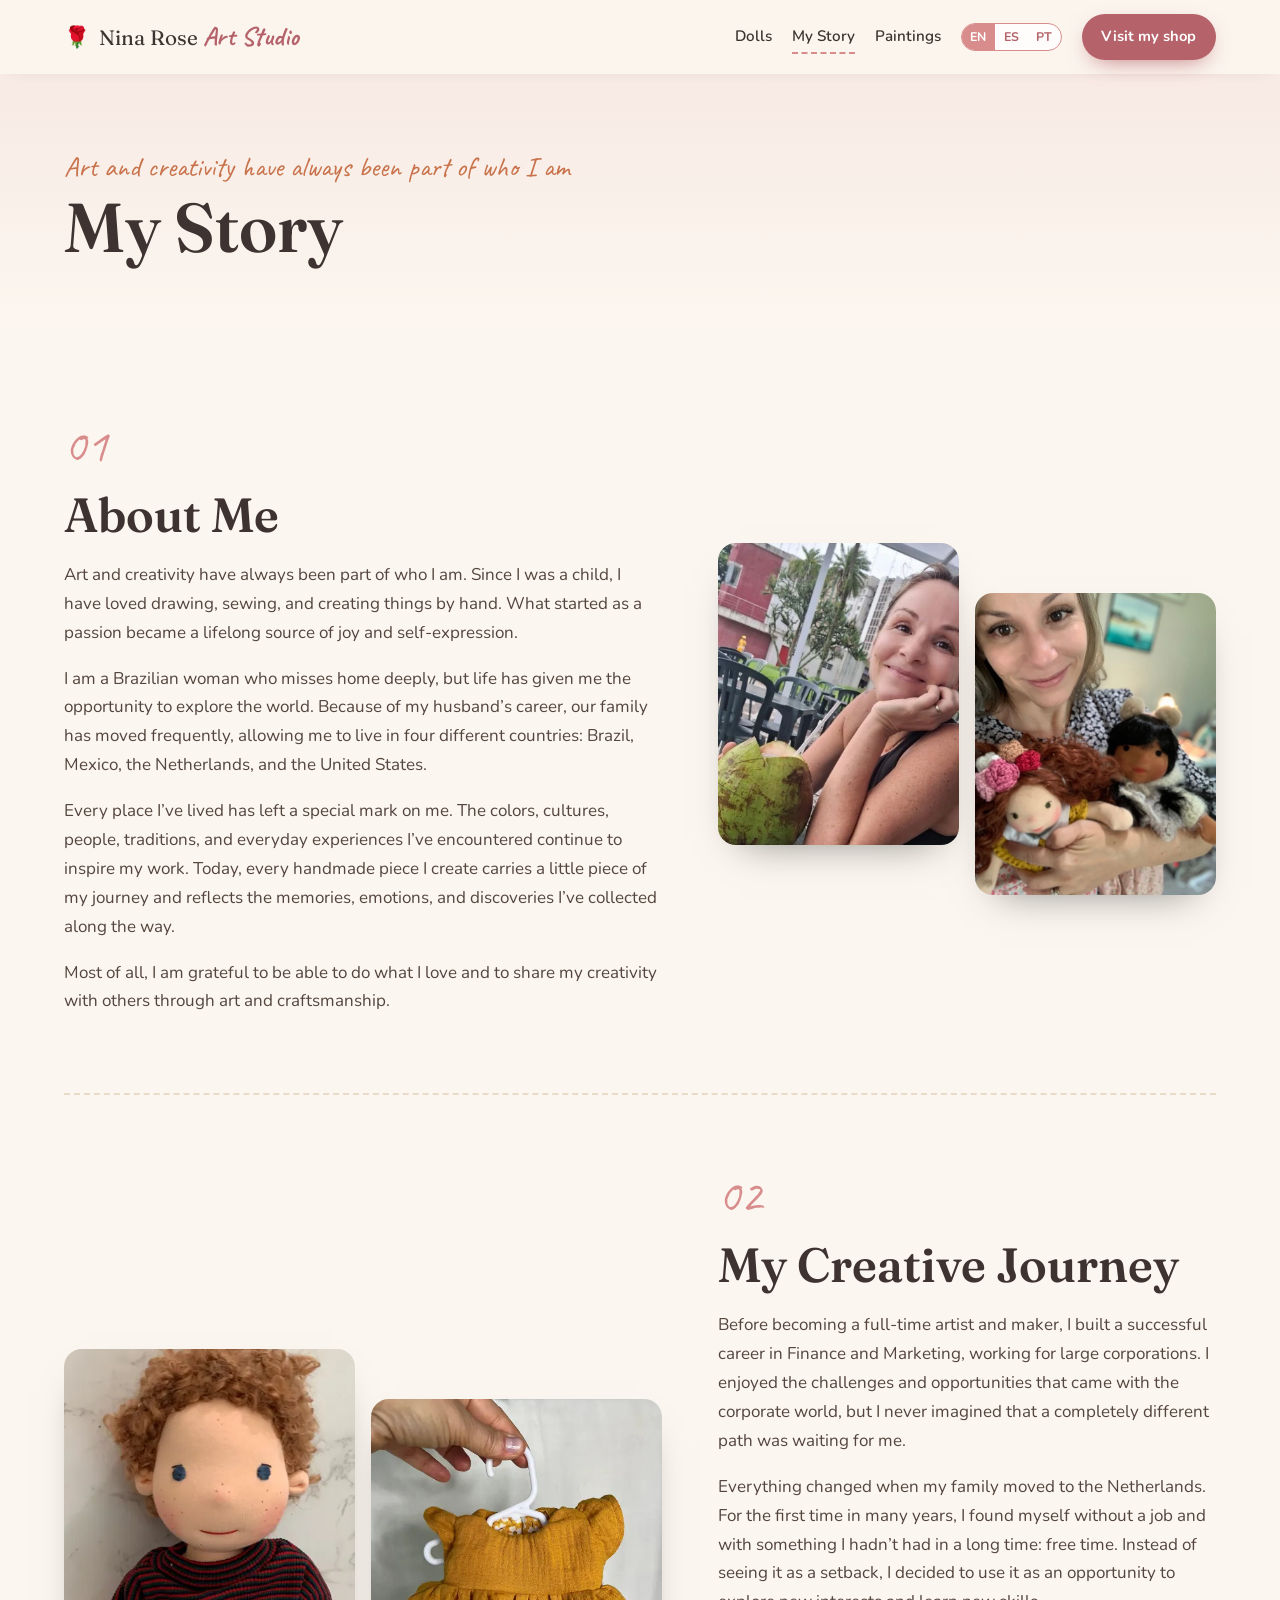
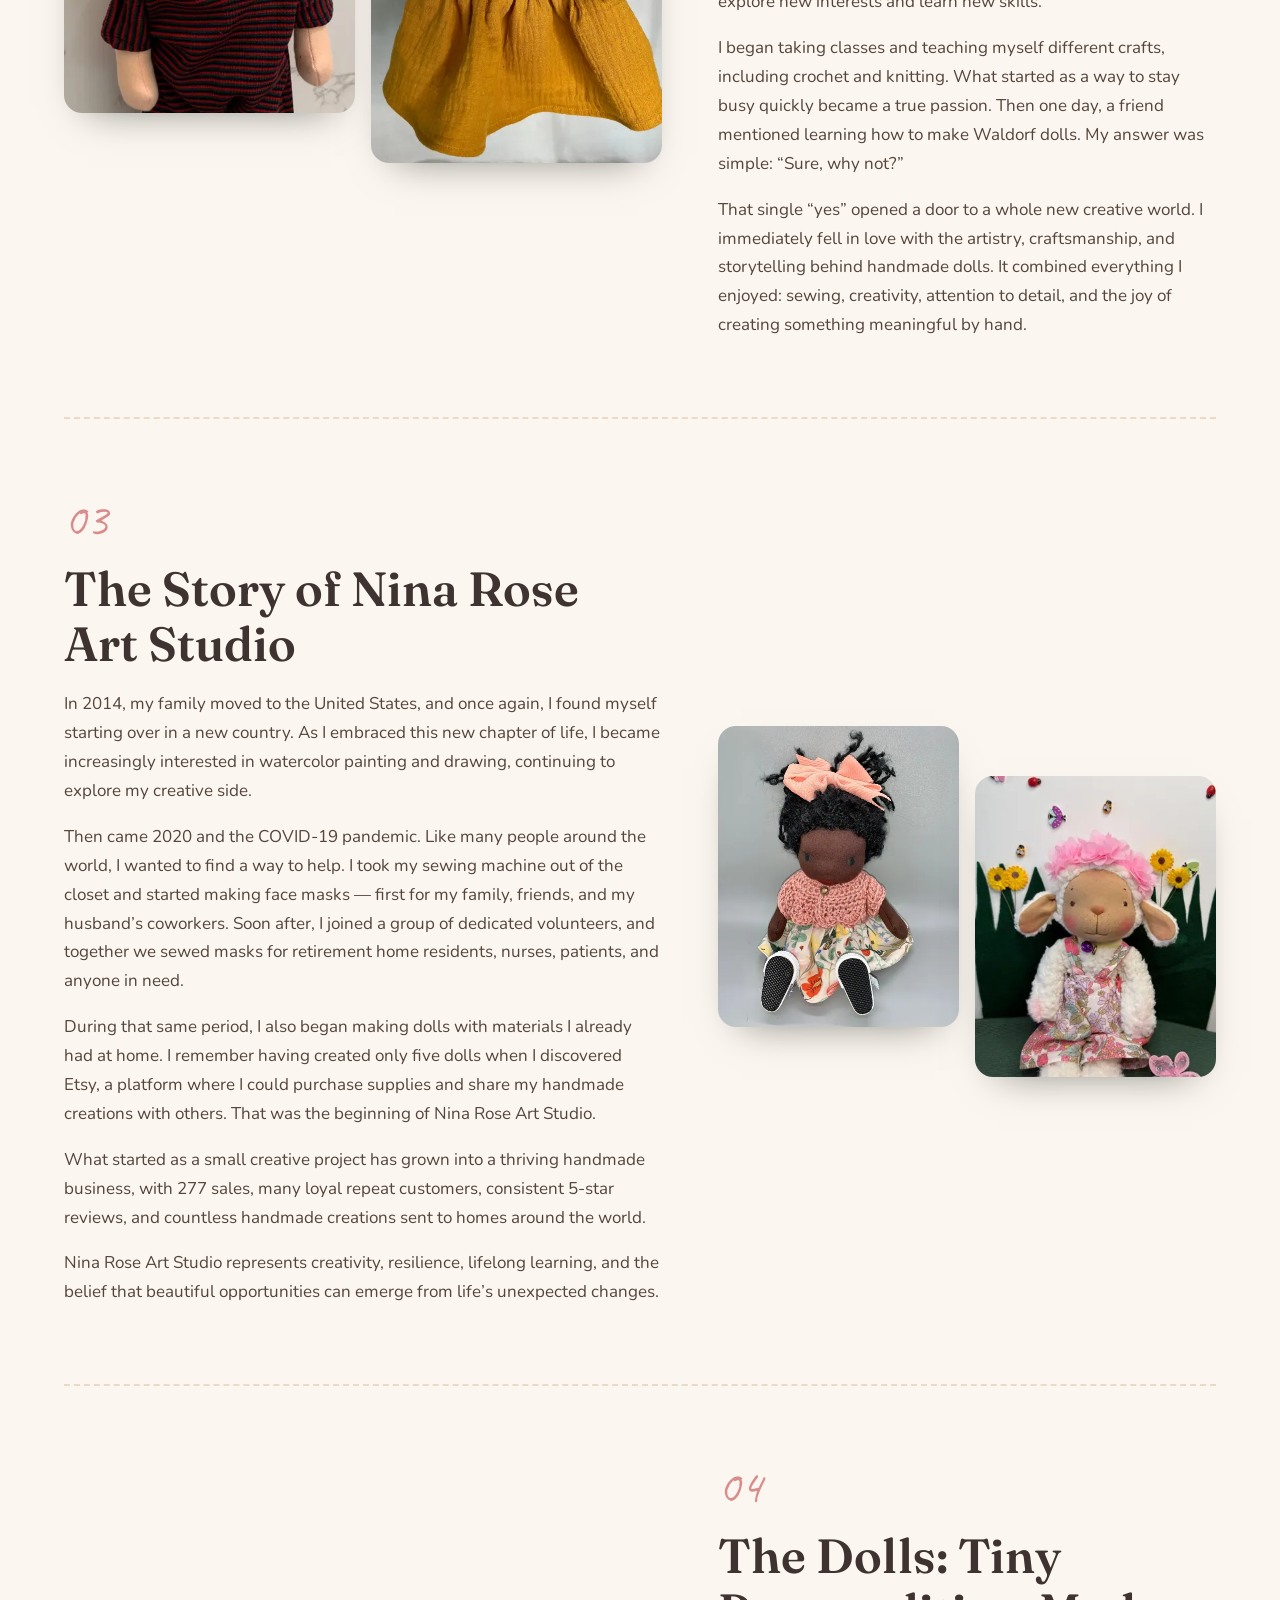
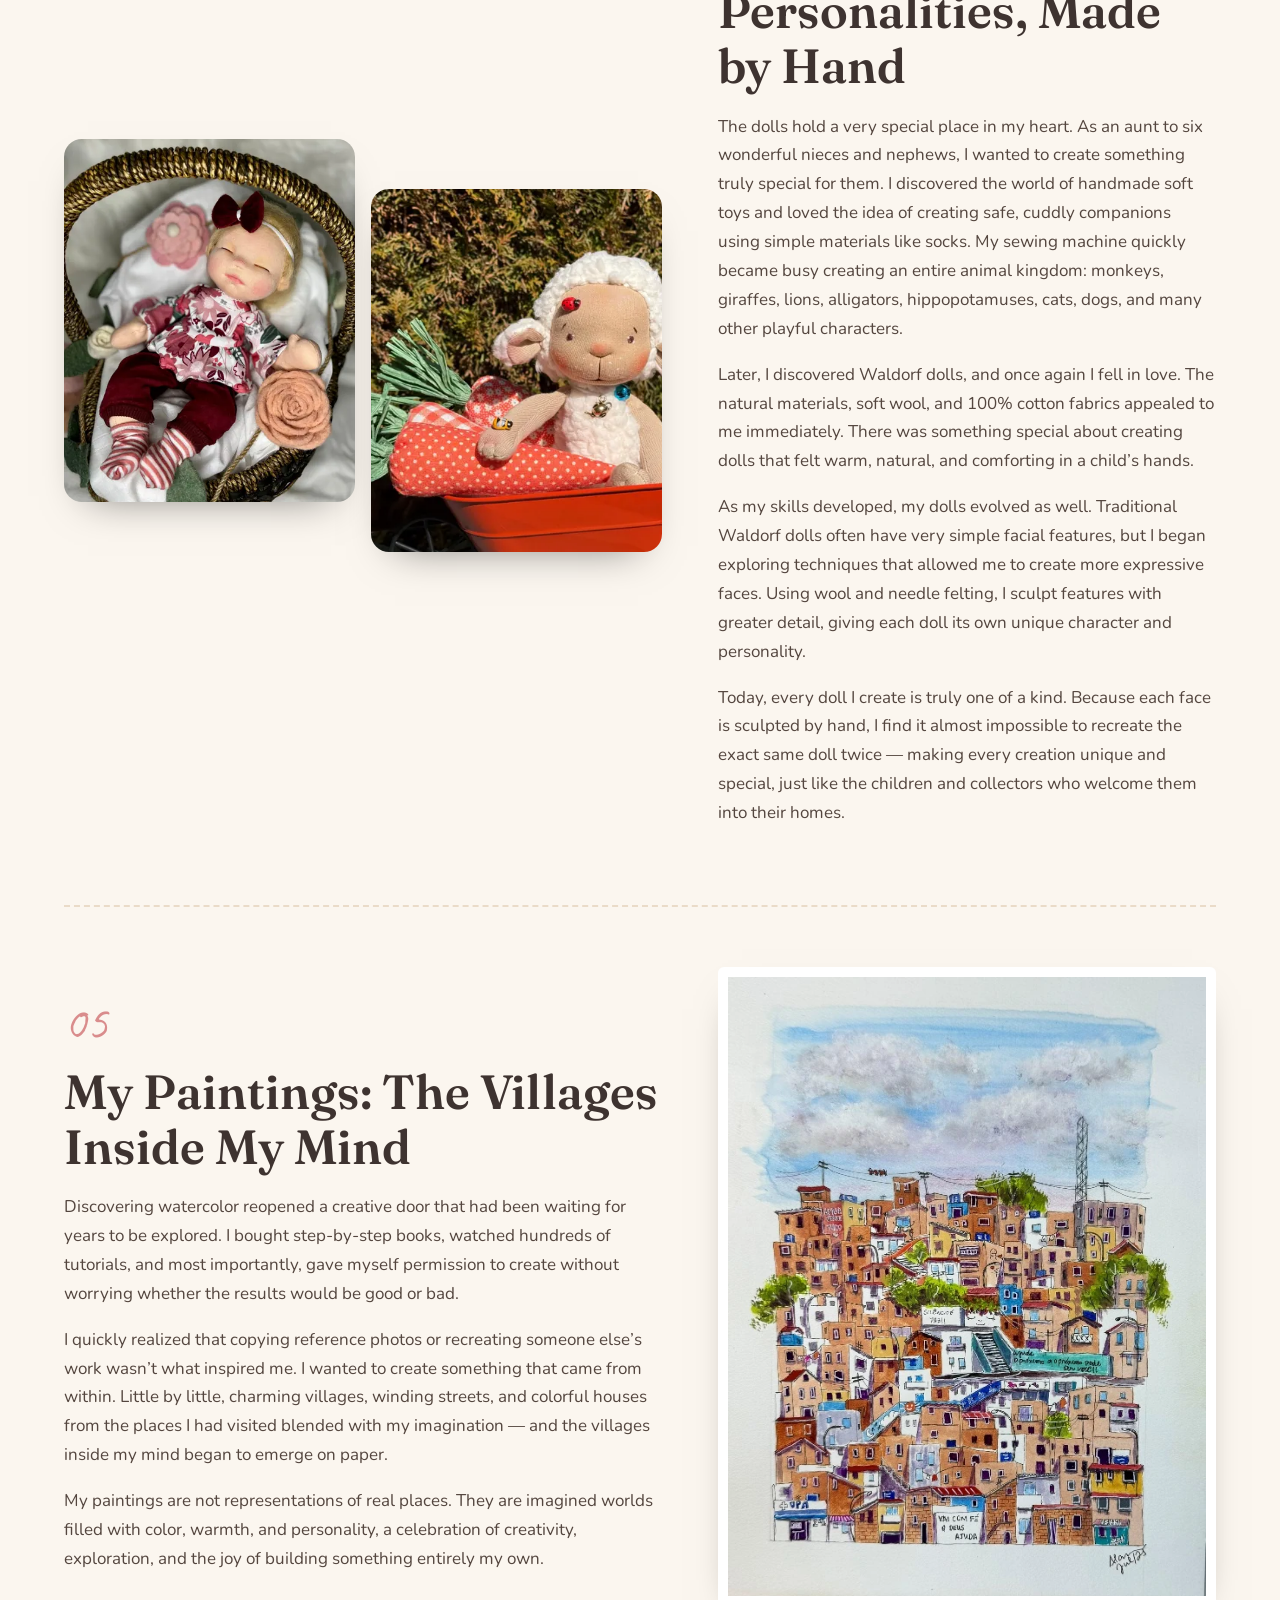
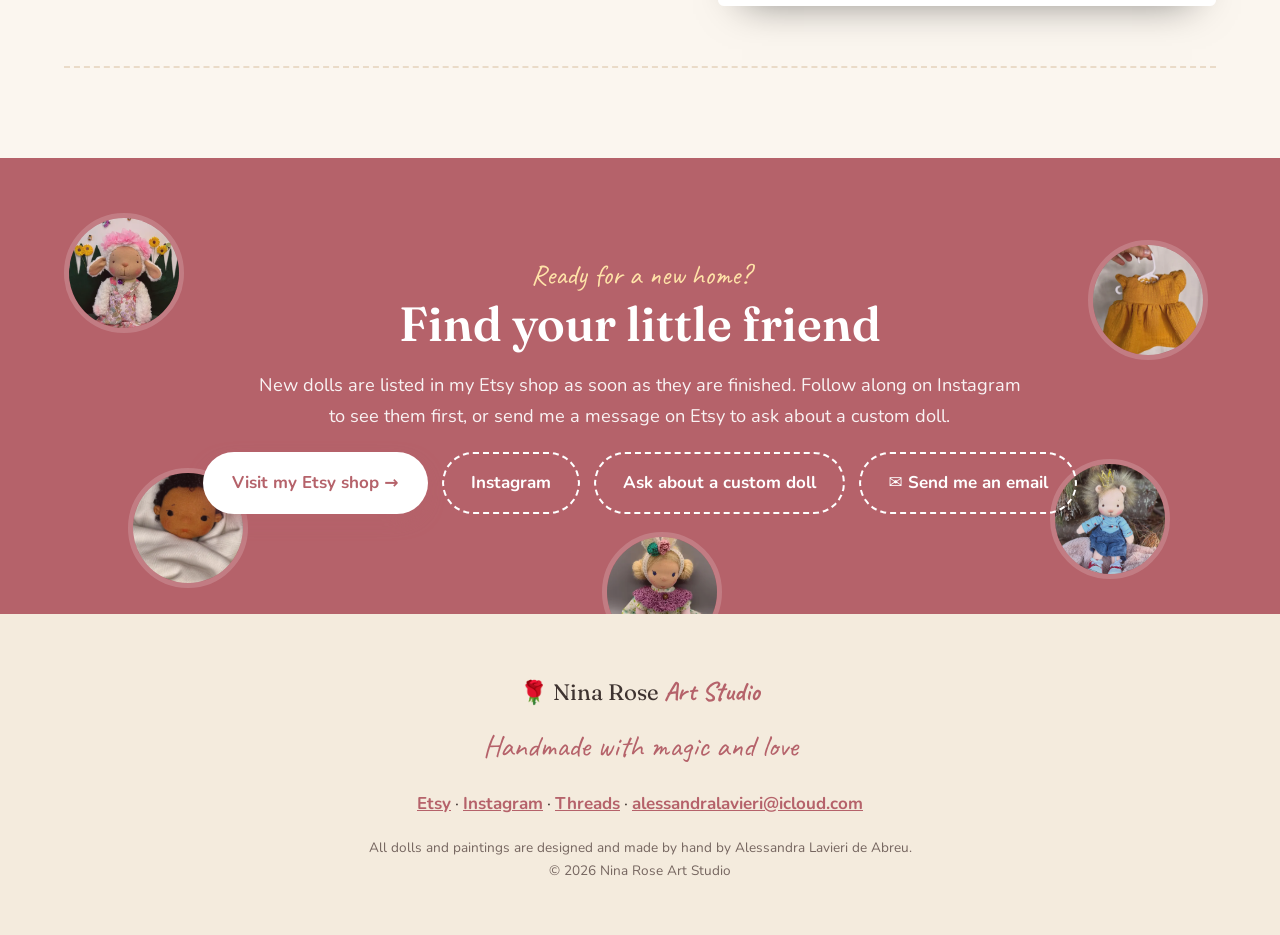
<file: story/index.html>
<!DOCTYPE html>
<html lang="en-US">
<head>
<meta charset="utf-8">
<meta name="viewport" content="width=device-width, initial-scale=1">
<title>My Story · Nina Rose Art Studio</title>
<meta name="description" content="How a Brazilian artist who lived in four countries began making dolls with a simple “Sure, why not?”.">
<link rel="canonical" href="https://ninaroseartstudio.com/story/">
<link rel="alternate" hreflang="en-US" href="https://ninaroseartstudio.com/story/">
<link rel="alternate" hreflang="es" href="https://ninaroseartstudio.com/es/story/">
<link rel="alternate" hreflang="pt-BR" href="https://ninaroseartstudio.com/pt/story/">
<link rel="alternate" hreflang="x-default" href="https://ninaroseartstudio.com/story/">
<meta property="og:type" content="website"><meta property="og:site_name" content="Nina Rose Art Studio">
<meta property="og:title" content="My Story · Nina Rose Art Studio"><meta property="og:description" content="How a Brazilian artist who lived in four countries began making dolls with a simple “Sure, why not?”.">
<meta property="og:url" content="https://ninaroseartstudio.com/story/"><meta property="og:image" content="https://ninaroseartstudio.com/img/og.jpg">
<meta name="twitter:card" content="summary_large_image">
<meta name="theme-color" content="#B5626A">
<link rel="icon" href="/favicon.svg" type="image/svg+xml">
<link rel="preconnect" href="https://fonts.googleapis.com"><link rel="preconnect" href="https://fonts.gstatic.com" crossorigin>
<link href="https://fonts.googleapis.com/css2?family=Fraunces:ital,opsz,wght@0,9..144,400;0,9..144,600;1,9..144,400&family=Nunito:wght@400;600;700&family=Caveat:wght@500;700&display=swap" rel="stylesheet">
<link rel="stylesheet" href="/assets/site.css?v=3">
<script type="application/ld+json">{"@context": "https://schema.org", "@type": "Organization", "name": "Nina Rose Art Studio", "url": "https://ninaroseartstudio.com/", "founder": {"@type": "Person", "name": "Alessandra Lavieri de Abreu"}, "sameAs": ["https://www.etsy.com/shop/NinaRoseArts", "https://www.instagram.com/ninarose_artstudio/", "https://www.threads.com/@ninarose_artstudio"], "email": "alessandralavieri@icloud.com", "description": "One-of-a-kind Waldorf-inspired dolls, little animal friends and watercolor villages, handmade by Alessandra Lavieri."}</script>
</head>
<body class="p-story">
<nav id="nav" class="solid"><div class="wrap">
<a class="logo" href="/"><span class="rose">🌹</span><span>Nina Rose <b>Art Studio</b></span></a>
<button class="burger" aria-label="Menu" onclick="document.body.classList.toggle('menu-open')"><i></i><i></i><i></i></button>
<div class="menu"><a href="/dolls/">Dolls</a><a href="/story/" aria-current=page>My Story</a><a href="/paintings/">Paintings</a><div class="lang"><a href="/story/" hreflang="en-US" class="on">EN</a><a href="/es/story/" hreflang="es" class="">ES</a><a href="/pt/story/" hreflang="pt-BR" class="">PT</a></div>
<a class="btn primary sm" href="https://www.etsy.com/shop/NinaRoseArts" target="_blank" rel="noopener">Visit my shop</a></div>
</div></nav>
<header class="page-head"><div class="wrap"><span class="kicker">Art and creativity have always been part of who I am</span><h1>My Story</h1></div></header>
<section class="tight"><div class="wrap"><article class="chapter "><div class="ch-text rv"><span class="num">01</span><h2>About Me</h2><p>Art and creativity have always been part of who I am. Since I was a child, I have loved drawing, sewing, and creating things by hand. What started as a passion became a lifelong source of joy and self-expression.</p><p>I am a Brazilian woman who misses home deeply, but life has given me the opportunity to explore the world. Because of my husband’s career, our family has moved frequently, allowing me to live in four different countries: Brazil, Mexico, the Netherlands, and the United States.</p><p>Every place I’ve lived has left a special mark on me. The colors, cultures, people, traditions, and everyday experiences I’ve encountered continue to inspire my work. Today, every handmade piece I create carries a little piece of my journey and reflects the memories, emotions, and discoveries I’ve collected along the way.</p><p>Most of all, I am grateful to be able to do what I love and to share my creativity with others through art and craftsmanship.</p></div><div class="ch-pics rv"><img src="/img/a/a02.webp" alt="Alessandra" loading="lazy" style="object-position:70% 22%"><img src="/img/a/a01.webp" alt="Alessandra" loading="lazy" style="object-position:50% 30%"></div></article><article class="chapter alt"><div class="ch-text rv"><span class="num">02</span><h2>My Creative Journey</h2><p>Before becoming a full-time artist and maker, I built a successful career in Finance and Marketing, working for large corporations. I enjoyed the challenges and opportunities that came with the corporate world, but I never imagined that a completely different path was waiting for me.</p><p>Everything changed when my family moved to the Netherlands. For the first time in many years, I found myself without a job and with something I hadn’t had in a long time: free time. Instead of seeing it as a setback, I decided to use it as an opportunity to explore new interests and learn new skills.</p><p>I began taking classes and teaching myself different crafts, including crochet and knitting. What started as a way to stay busy quickly became a true passion. Then one day, a friend mentioned learning how to make Waldorf dolls. My answer was simple: “Sure, why not?”</p><p>That single “yes” opened a door to a whole new creative world. I immediately fell in love with the artistry, craftsmanship, and storytelling behind handmade dolls. It combined everything I enjoyed: sewing, creativity, attention to detail, and the joy of creating something meaningful by hand.</p></div><div class="ch-pics rv"><img src="/img/g/047-s.webp" alt="" loading="lazy"><img src="/img/g/121-s.webp" alt="" loading="lazy"></div></article><article class="chapter "><div class="ch-text rv"><span class="num">03</span><h2>The Story of Nina Rose Art Studio</h2><p>In 2014, my family moved to the United States, and once again, I found myself starting over in a new country. As I embraced this new chapter of life, I became increasingly interested in watercolor painting and drawing, continuing to explore my creative side.</p><p>Then came 2020 and the COVID-19 pandemic. Like many people around the world, I wanted to find a way to help. I took my sewing machine out of the closet and started making face masks — first for my family, friends, and my husband’s coworkers. Soon after, I joined a group of dedicated volunteers, and together we sewed masks for retirement home residents, nurses, patients, and anyone in need.</p><p>During that same period, I also began making dolls with materials I already had at home. I remember having created only five dolls when I discovered Etsy, a platform where I could purchase supplies and share my handmade creations with others. That was the beginning of Nina Rose Art Studio.</p><p>What started as a small creative project has grown into a thriving handmade business, with 277 sales, many loyal repeat customers, consistent 5-star reviews, and countless handmade creations sent to homes around the world.</p><p>Nina Rose Art Studio represents creativity, resilience, lifelong learning, and the belief that beautiful opportunities can emerge from life’s unexpected changes.</p></div><div class="ch-pics rv"><img src="/img/g/028-s.webp" alt="" loading="lazy"><img src="/img/g/096-s.webp" alt="" loading="lazy"></div></article><article class="chapter alt"><div class="ch-text rv"><span class="num">04</span><h2>The Dolls: Tiny Personalities, Made by Hand</h2><p>The dolls hold a very special place in my heart. As an aunt to six wonderful nieces and nephews, I wanted to create something truly special for them. I discovered the world of handmade soft toys and loved the idea of creating safe, cuddly companions using simple materials like socks. My sewing machine quickly became busy creating an entire animal kingdom: monkeys, giraffes, lions, alligators, hippopotamuses, cats, dogs, and many other playful characters.</p><p>Later, I discovered Waldorf dolls, and once again I fell in love. The natural materials, soft wool, and 100% cotton fabrics appealed to me immediately. There was something special about creating dolls that felt warm, natural, and comforting in a child’s hands.</p><p>As my skills developed, my dolls evolved as well. Traditional Waldorf dolls often have very simple facial features, but I began exploring techniques that allowed me to create more expressive faces. Using wool and needle felting, I sculpt features with greater detail, giving each doll its own unique character and personality.</p><p>Today, every doll I create is truly one of a kind. Because each face is sculpted by hand, I find it almost impossible to recreate the exact same doll twice — making every creation unique and special, just like the children and collectors who welcome them into their homes.</p></div><div class="ch-pics rv"><img src="/img/g/062-s.webp" alt="" loading="lazy"><img src="/img/g/099-s.webp" alt="" loading="lazy"></div></article><article class="chapter "><div class="ch-text rv"><span class="num">05</span><h2>My Paintings: The Villages Inside My Mind</h2><p>Discovering watercolor reopened a creative door that had been waiting for years to be explored. I bought step-by-step books, watched hundreds of tutorials, and most importantly, gave myself permission to create without worrying whether the results would be good or bad.</p><p>I quickly realized that copying reference photos or recreating someone else’s work wasn’t what inspired me. I wanted to create something that came from within. Little by little, charming villages, winding streets, and colorful houses from the places I had visited blended with my imagination — and the villages inside my mind began to emerge on paper.</p><p>My paintings are not representations of real places. They are imagined worlds filled with color, warmth, and personality, a celebration of creativity, exploration, and the joy of building something entirely my own.</p></div><div class="ch-pics rv"><img class="one" src="/img/p/w01.webp" alt="" loading="lazy"></div></article></div></section>
<section id="adopt"><div class="floaters"><img src="/img/g/096-s.webp" alt="" style="left:5%;top:12%;animation-delay:0.0s" loading="lazy"><img src="/img/g/121-s.webp" alt="" style="left:85%;top:18%;animation-delay:-1.3s" loading="lazy"><img src="/img/g/059-s.webp" alt="" style="left:10%;top:68%;animation-delay:-2.6s" loading="lazy"><img src="/img/g/094-s.webp" alt="" style="left:82%;top:66%;animation-delay:-3.9000000000000004s" loading="lazy"><img src="/img/g/026-s.webp" alt="" style="left:47%;top:82%;animation-delay:-5.2s" loading="lazy"></div><div class="wrap">
<span class="kicker rv">Ready for a new home?</span><h2 class="rv">Find your little friend</h2>
<p class="rv lead">New dolls are listed in my Etsy shop as soon as they are finished. Follow along on Instagram to see them first, or send me a message on Etsy to ask about a custom doll.</p>
<div class="ctas rv center"><a class="btn primary" href="https://www.etsy.com/shop/NinaRoseArts" target="_blank" rel="noopener">Visit my Etsy shop →</a>
<a class="btn ghost" href="https://www.instagram.com/ninarose_artstudio/" target="_blank" rel="noopener">Instagram</a>
<a class="btn ghost" href="https://www.etsy.com/shop/NinaRoseArts" target="_blank" rel="noopener">Ask about a custom doll</a>
<a class="btn ghost" href="mailto:alessandralavieri@icloud.com">✉ Send me an email</a></div></div></section>
<footer><div class="wrap">
<div class="f-logo">🌹 Nina Rose <b>Art Studio</b></div>
<p class="hand big">Handmade with magic and love</p>
<p class="f-links"><a href="https://www.etsy.com/shop/NinaRoseArts" target="_blank" rel="noopener">Etsy</a> · <a href="https://www.instagram.com/ninarose_artstudio/" target="_blank" rel="noopener">Instagram</a> · <a href="https://www.threads.com/@ninarose_artstudio" target="_blank" rel="noopener">Threads</a> · <a href="mailto:alessandralavieri@icloud.com">alessandralavieri@icloud.com</a></p>
<p class="small">All dolls and paintings are designed and made by hand by Alessandra Lavieri de Abreu.<br>© 2026 Nina Rose Art Studio</p>
</div></footer>
<div id="lb" role="dialog" aria-modal="true"><button class="lb-x" aria-label="Close">×</button><button class="lb-p" aria-label="Previous">‹</button><figure><img alt=""><figcaption></figcaption></figure><button class="lb-n" aria-label="Next">›</button></div>
<script src="/assets/site.js?v=3" defer></script>
</body></html>
</file>
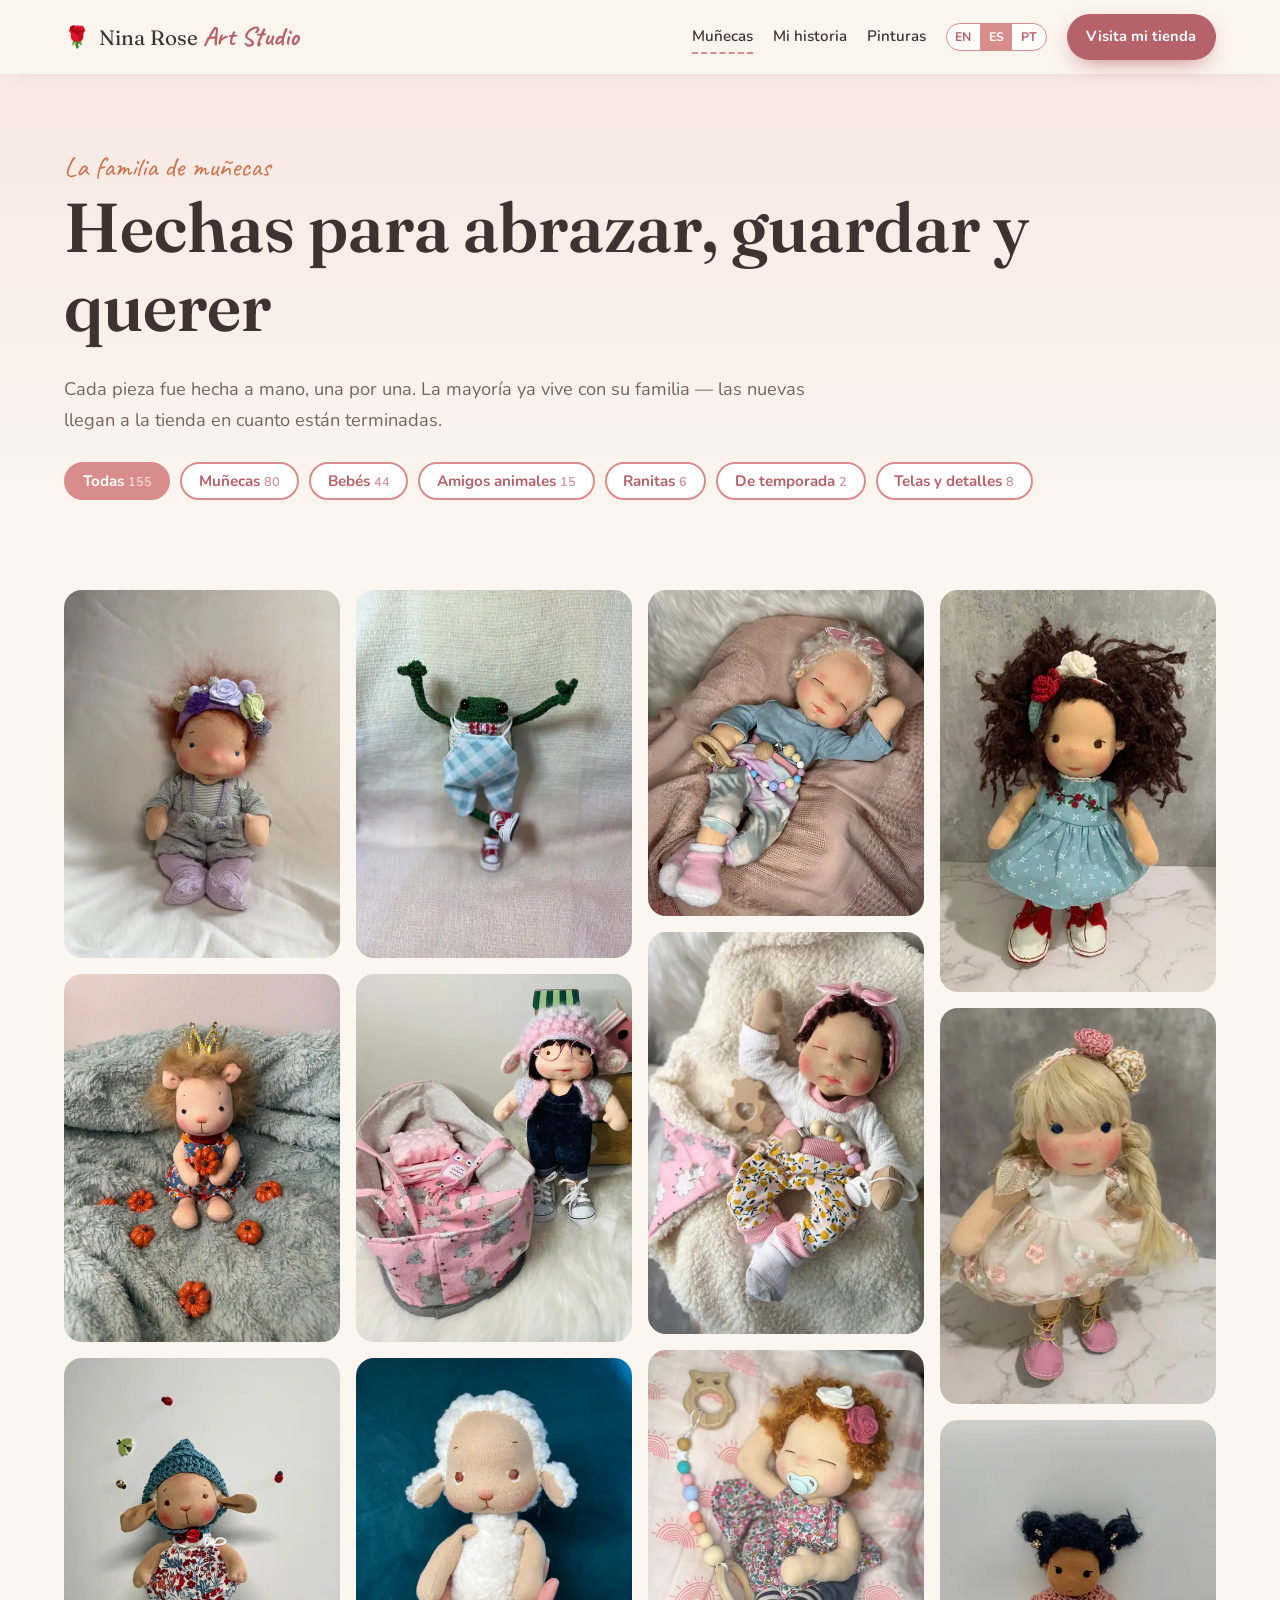
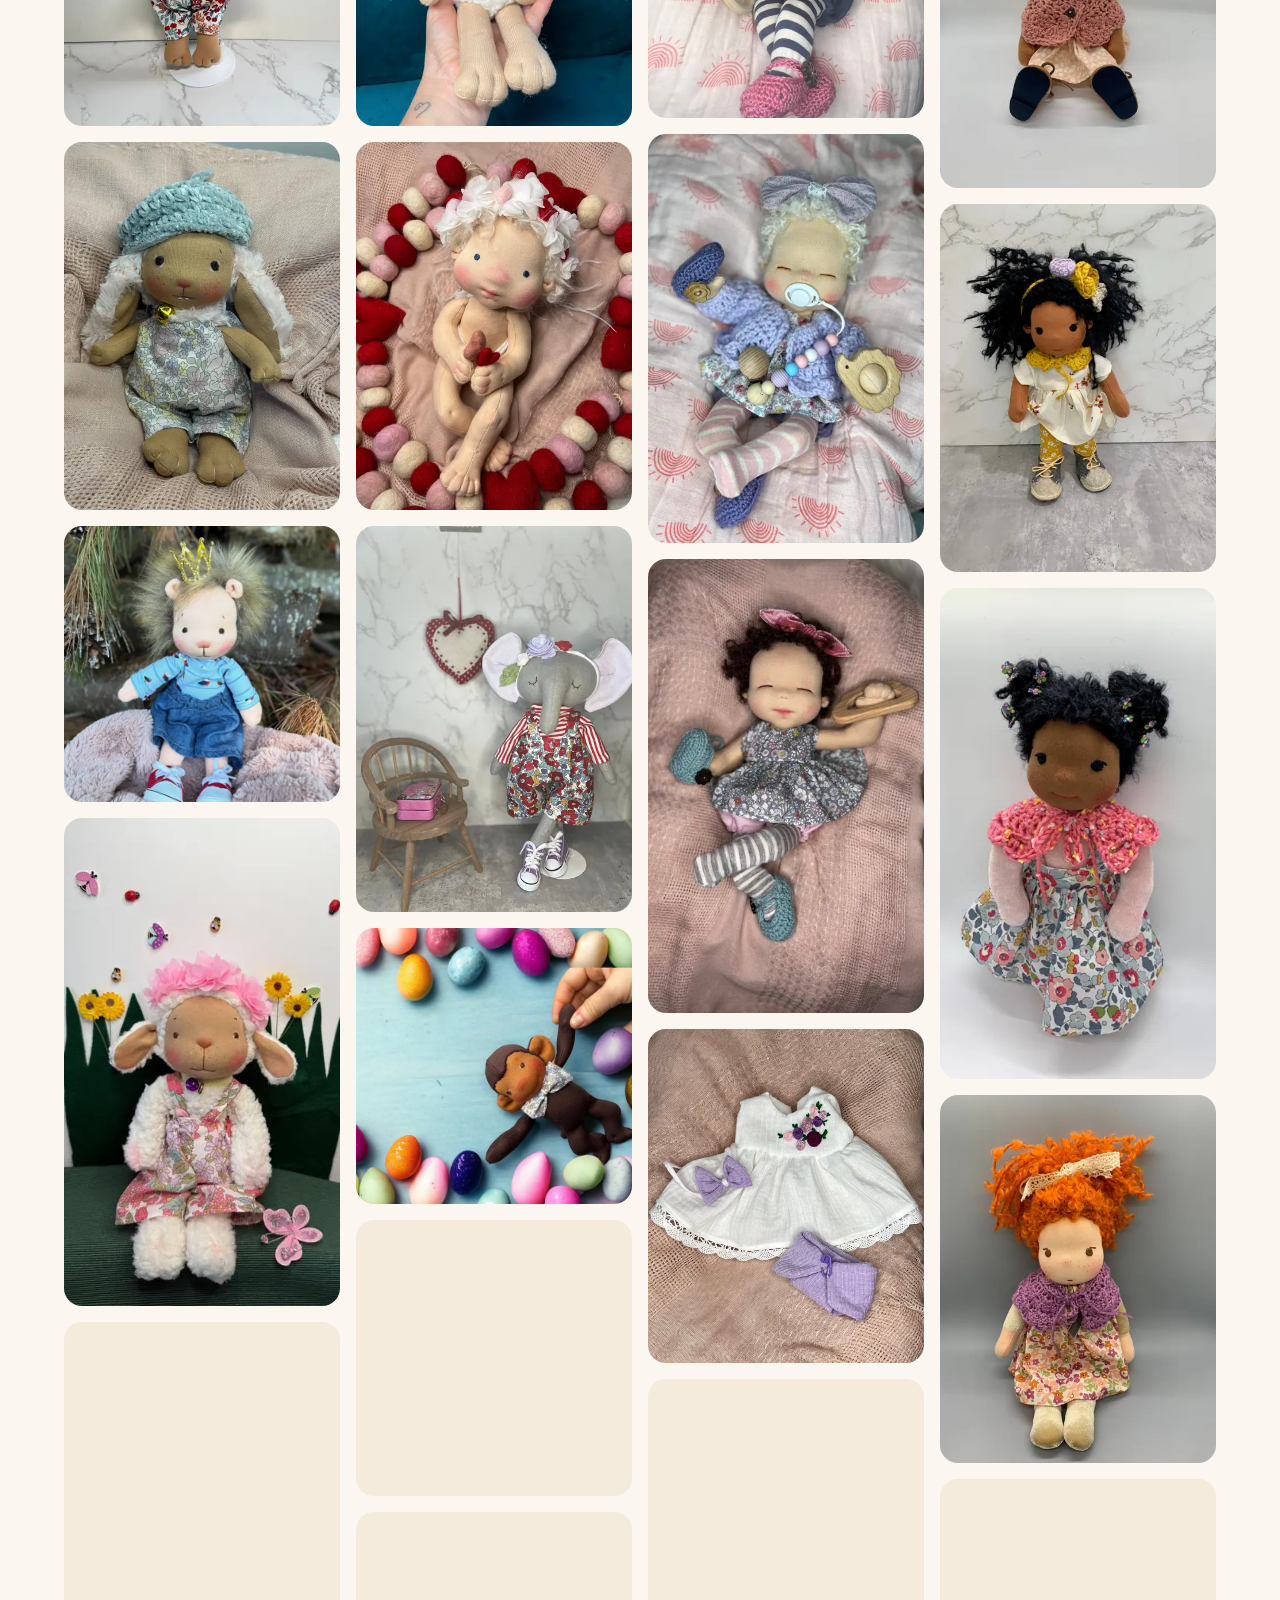
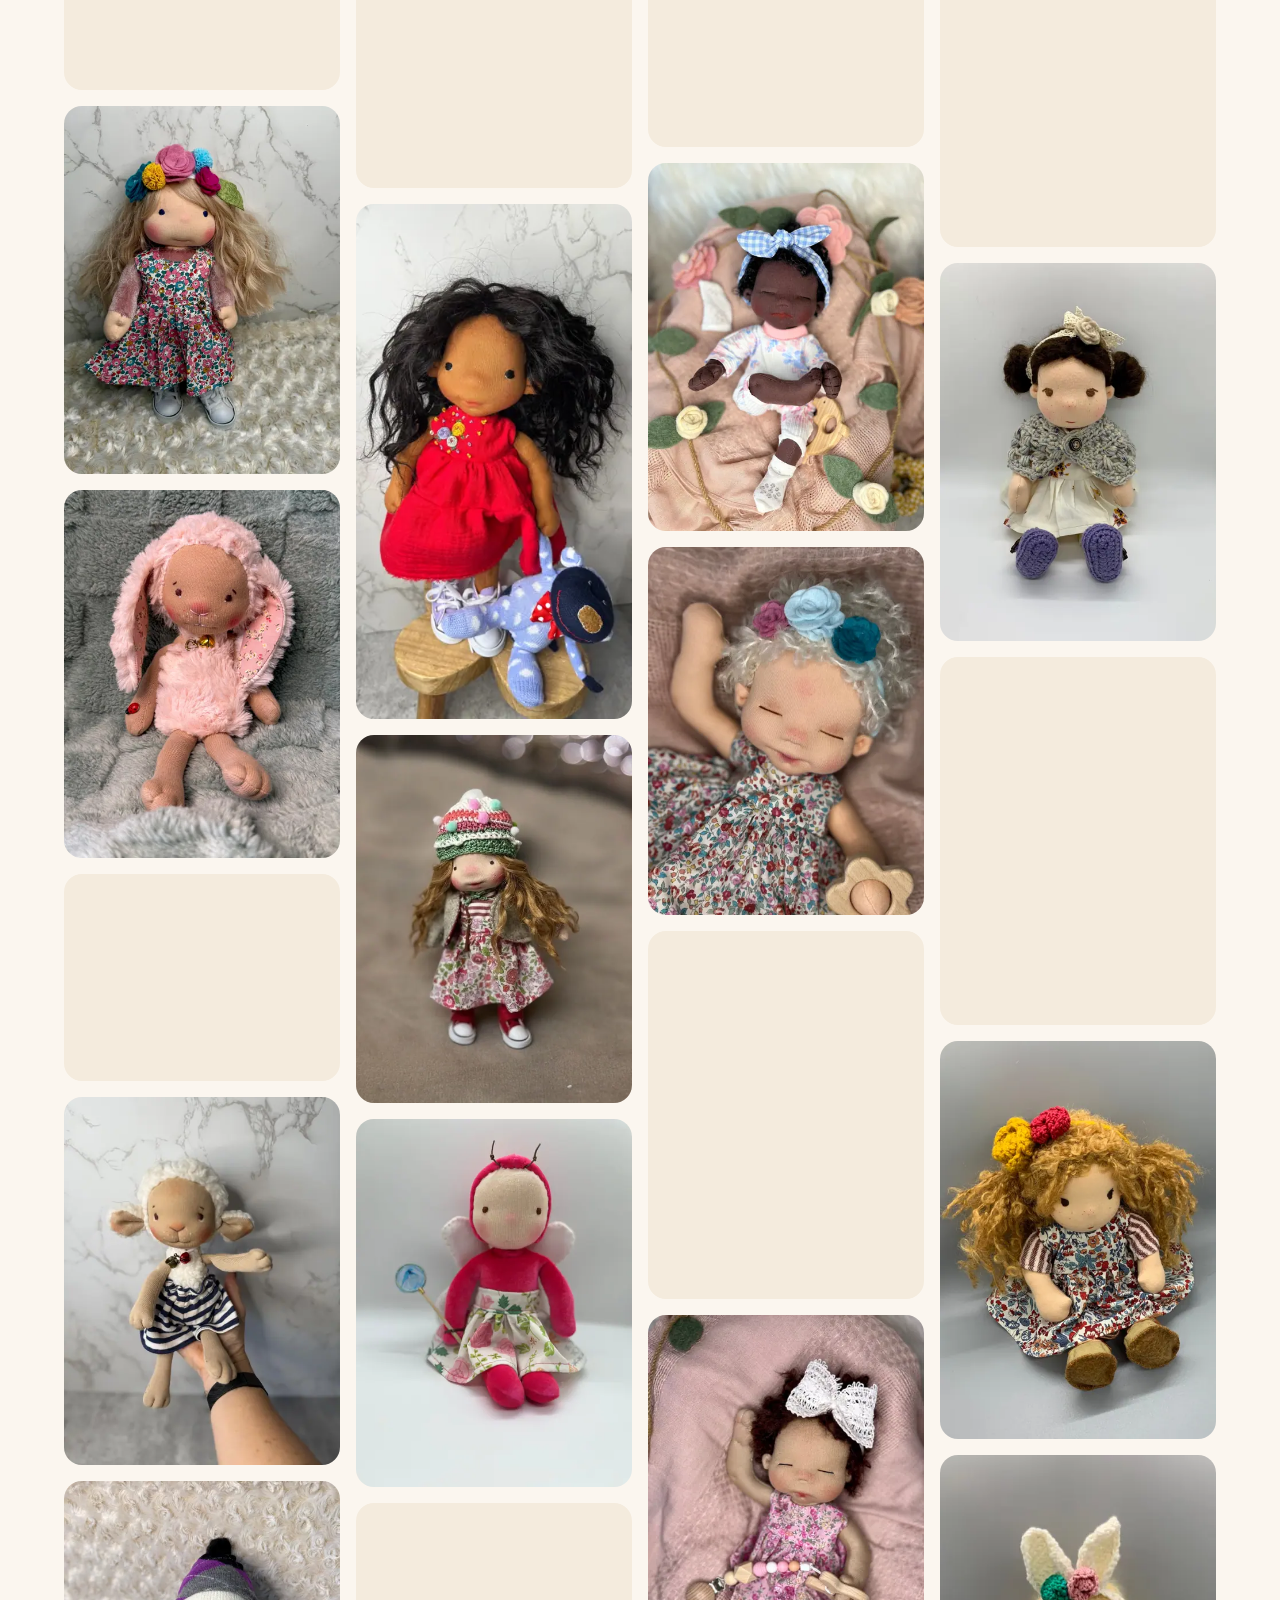
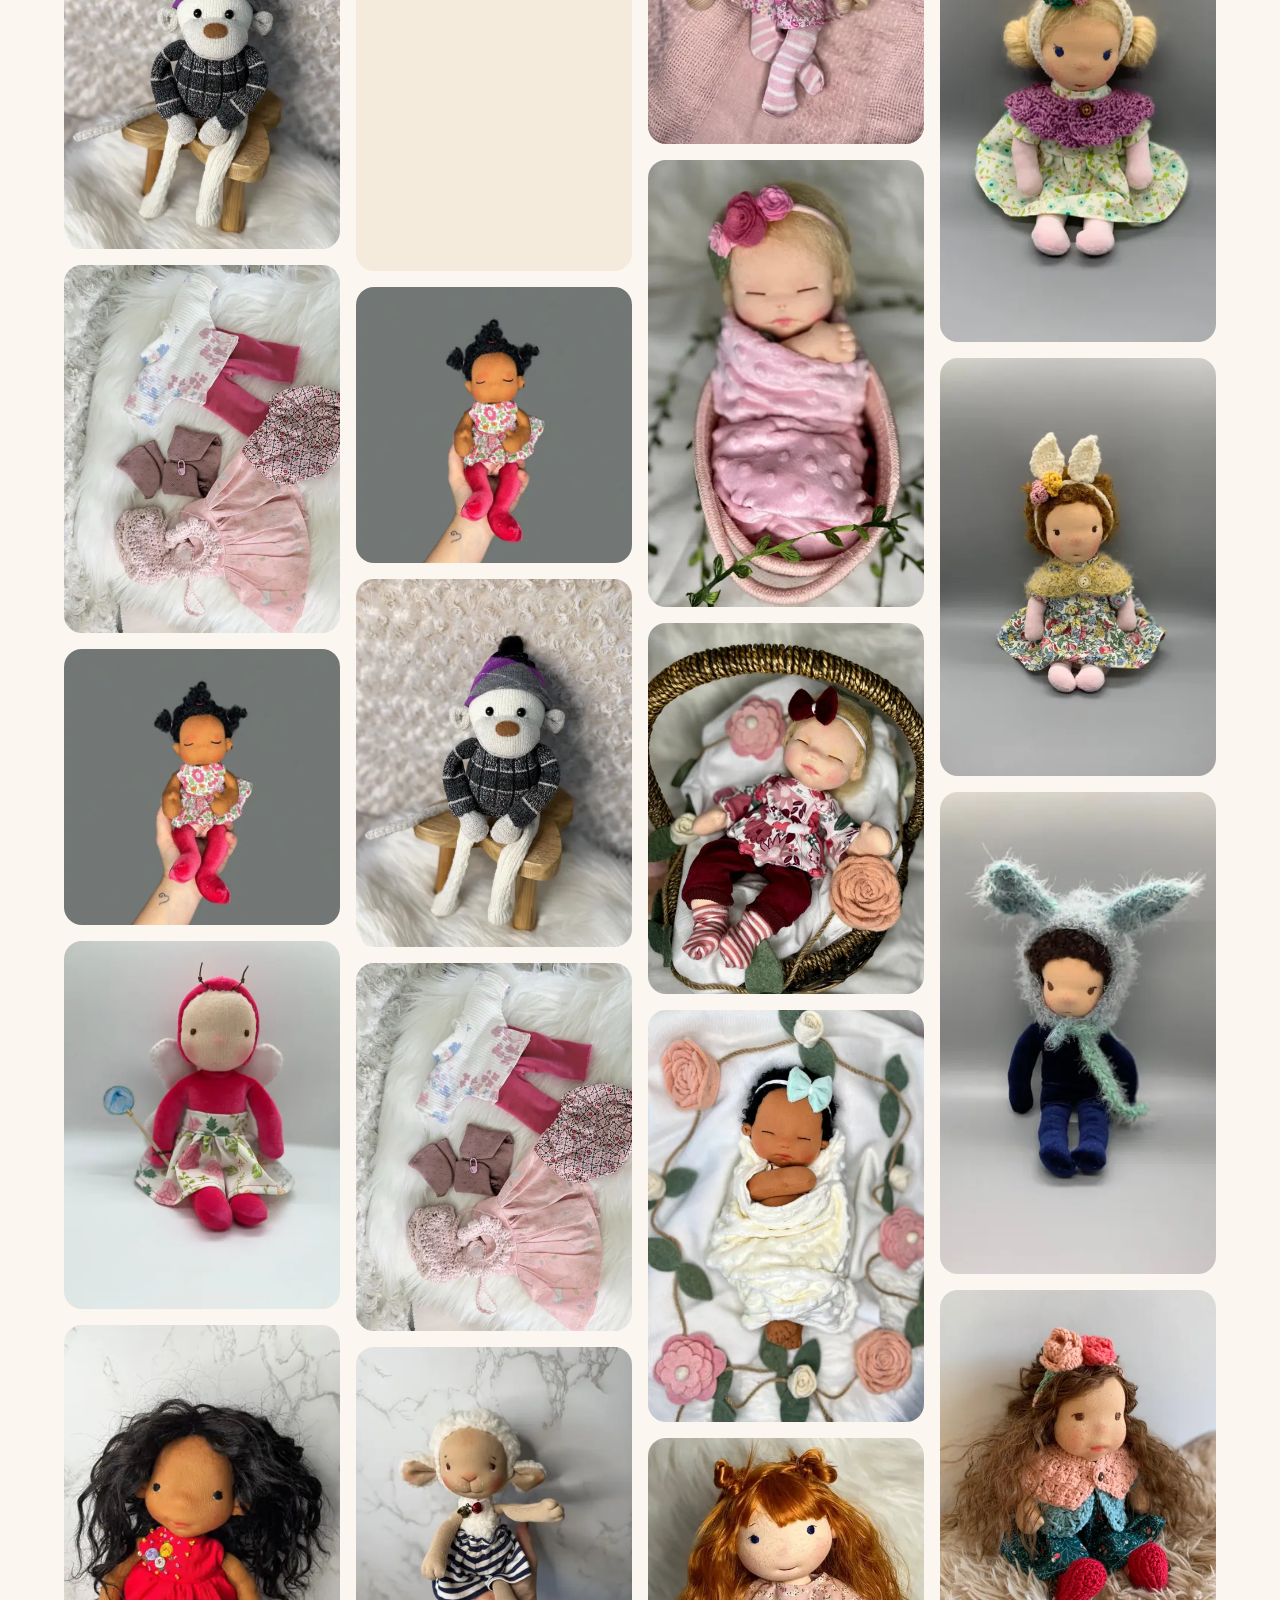
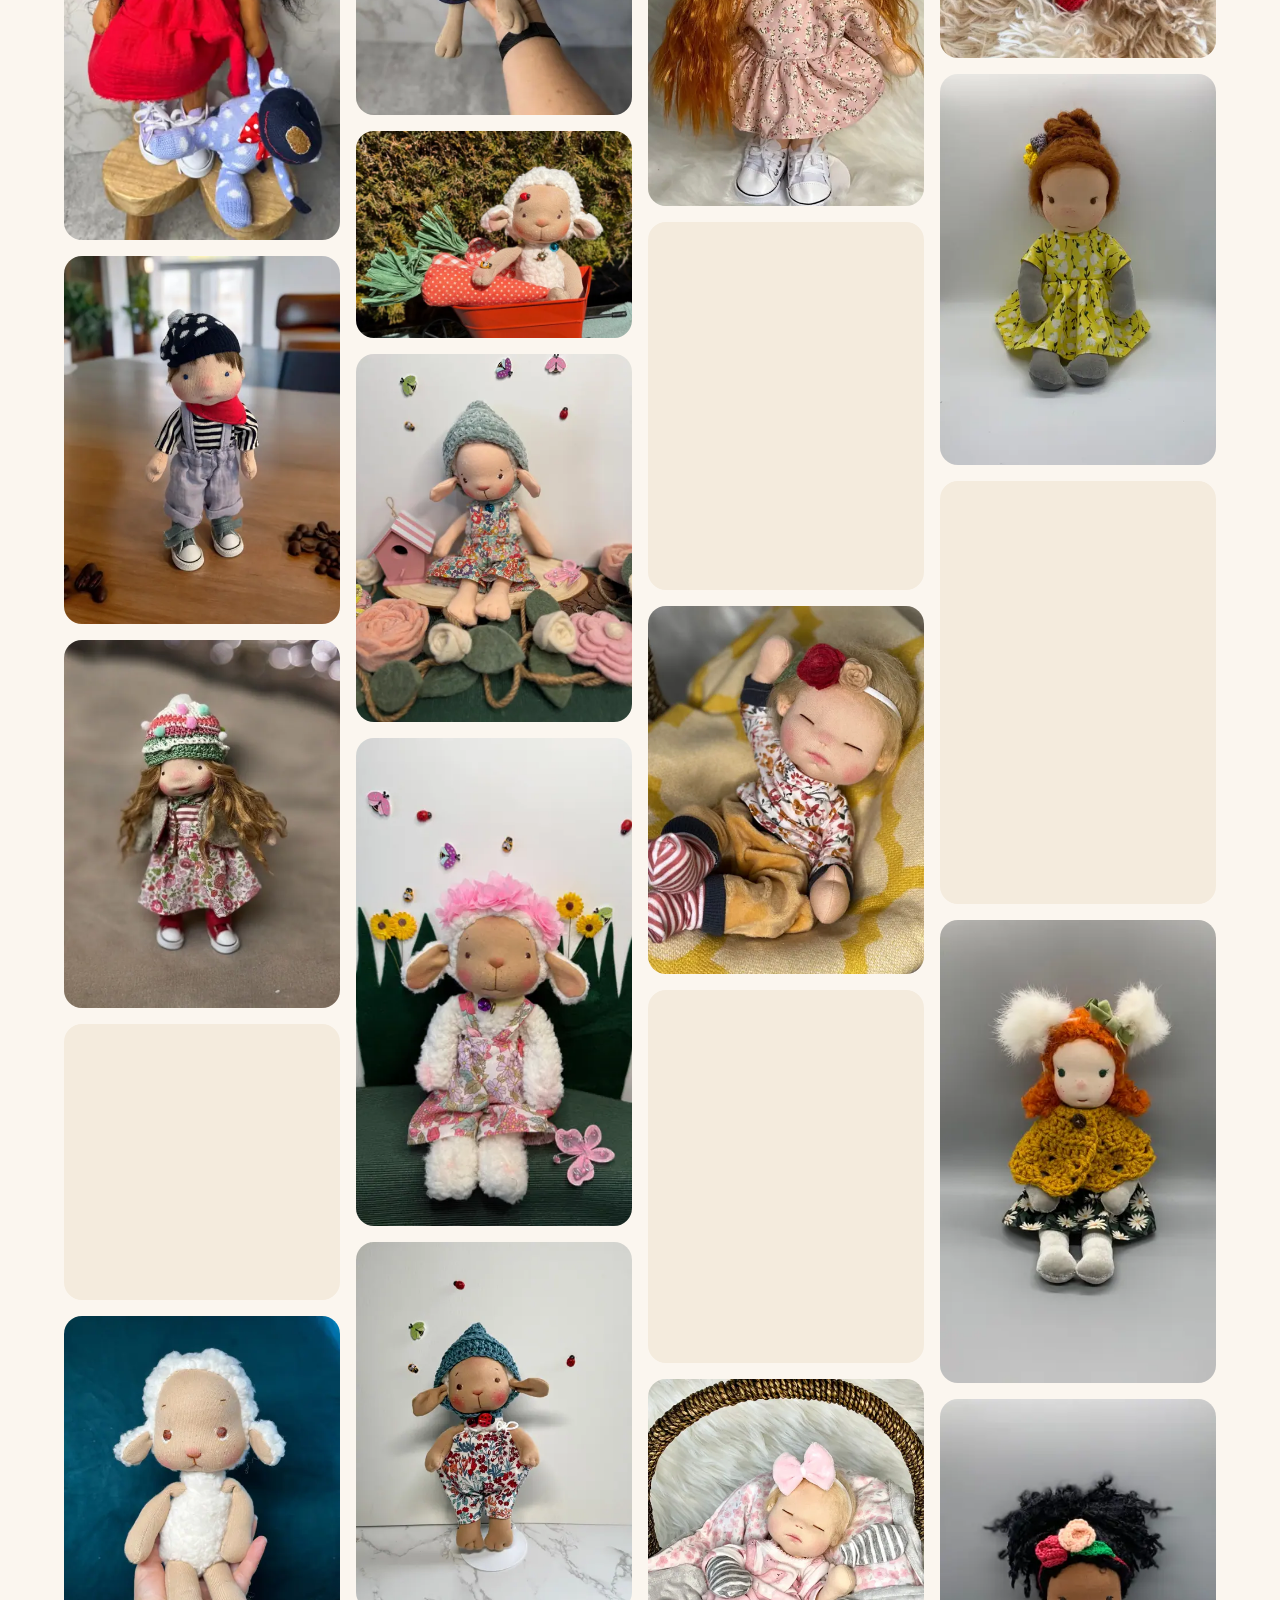
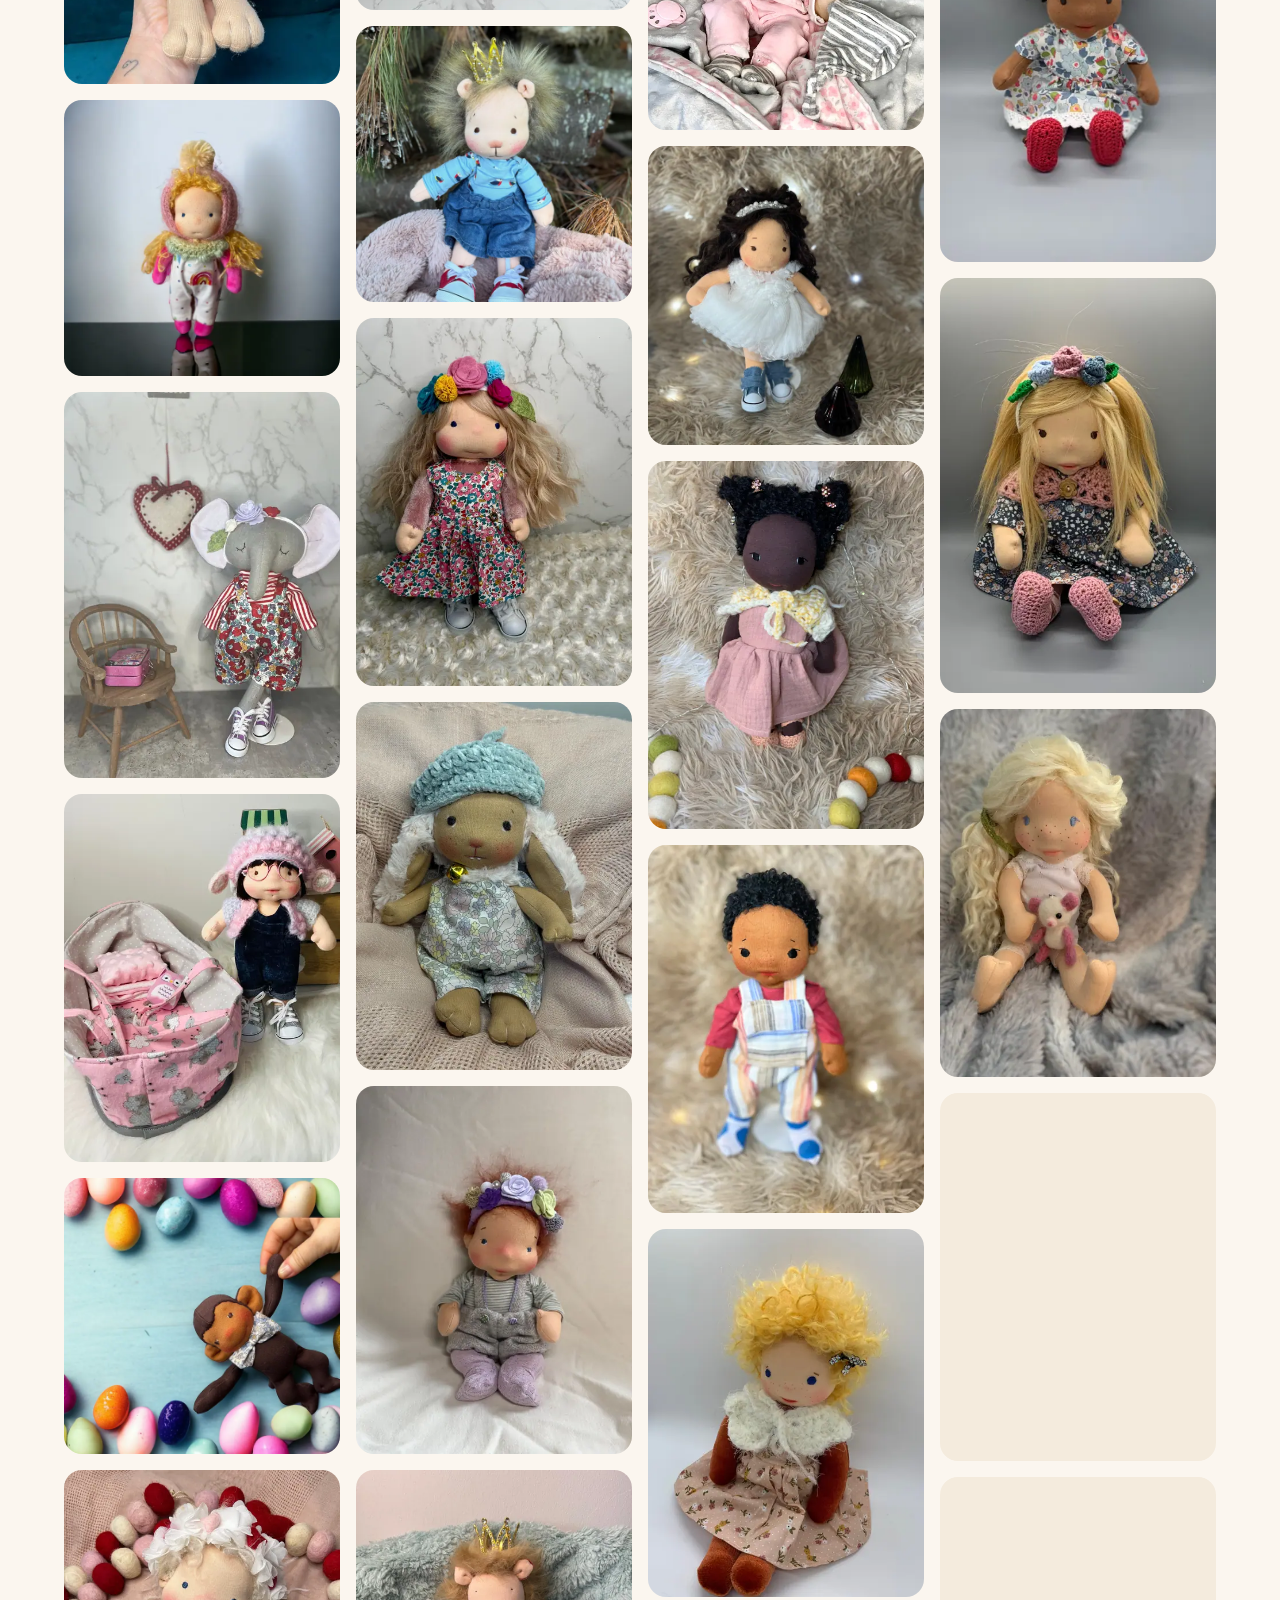
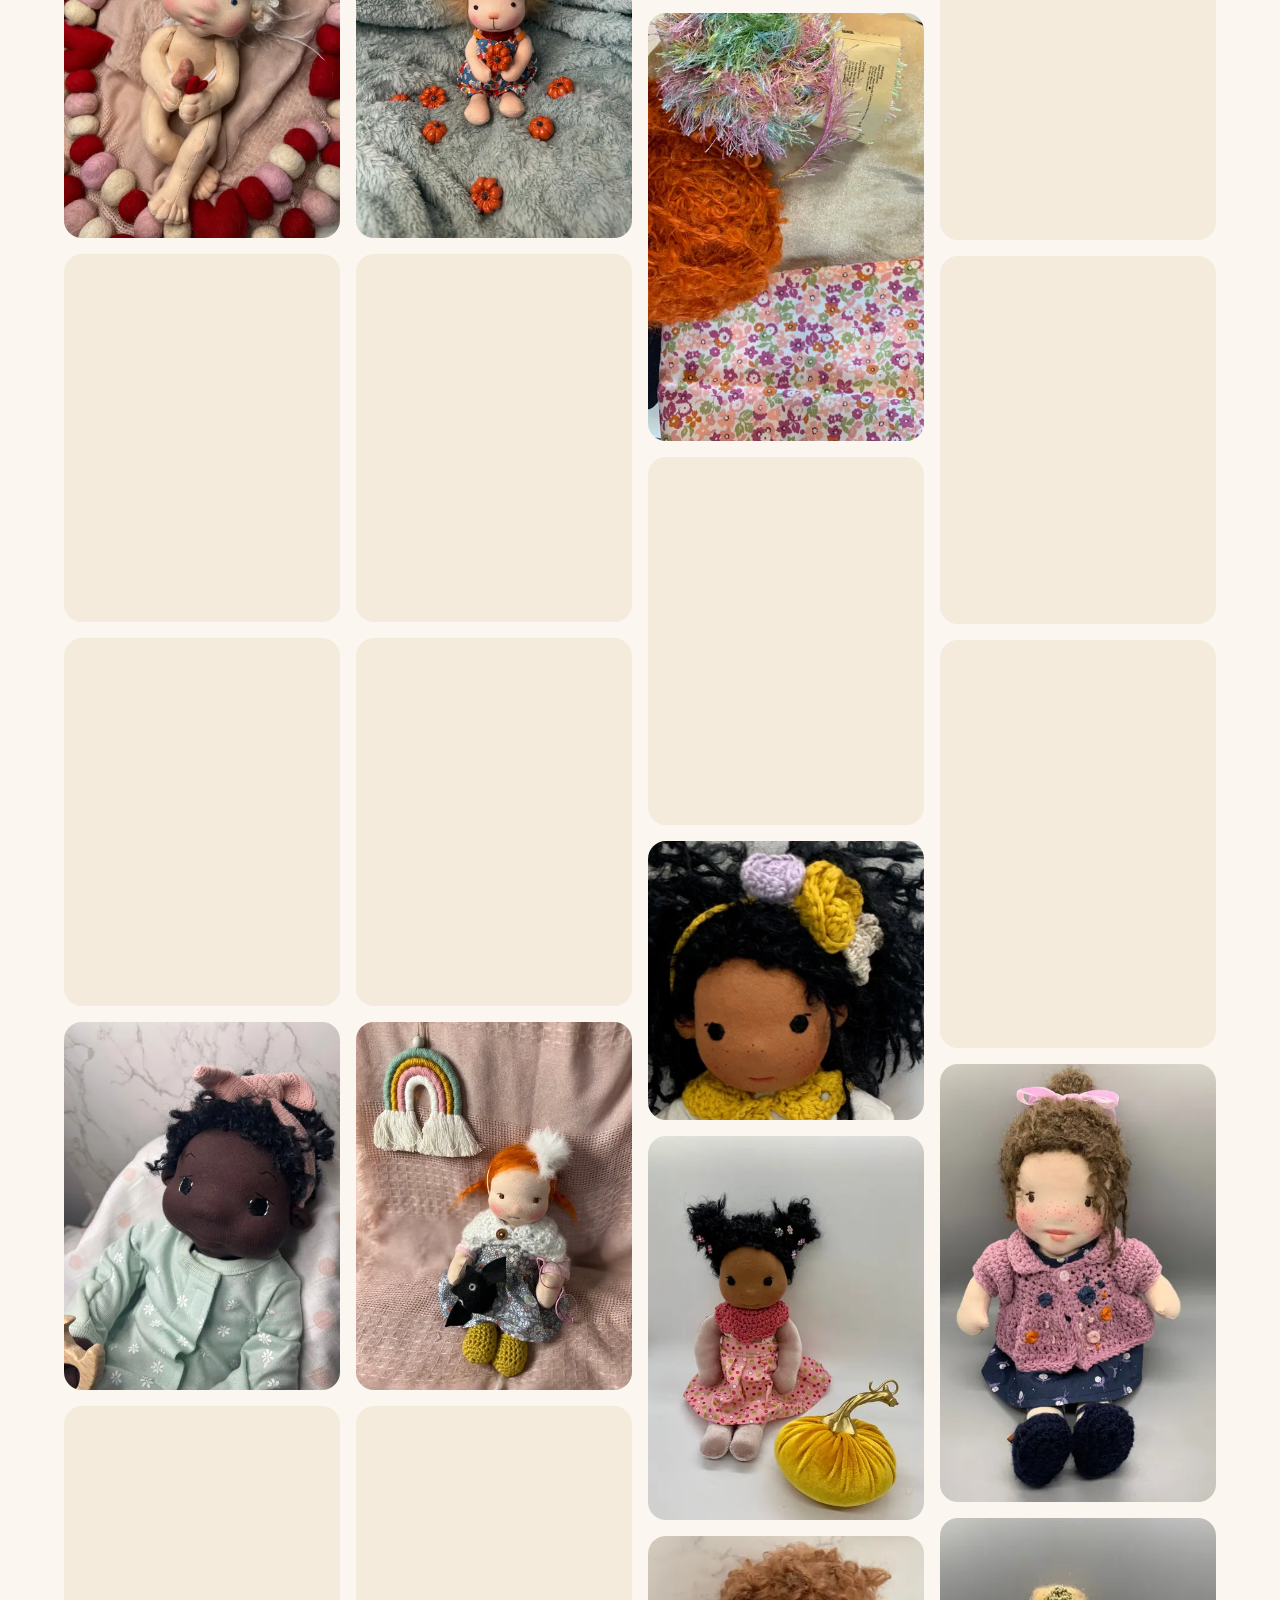
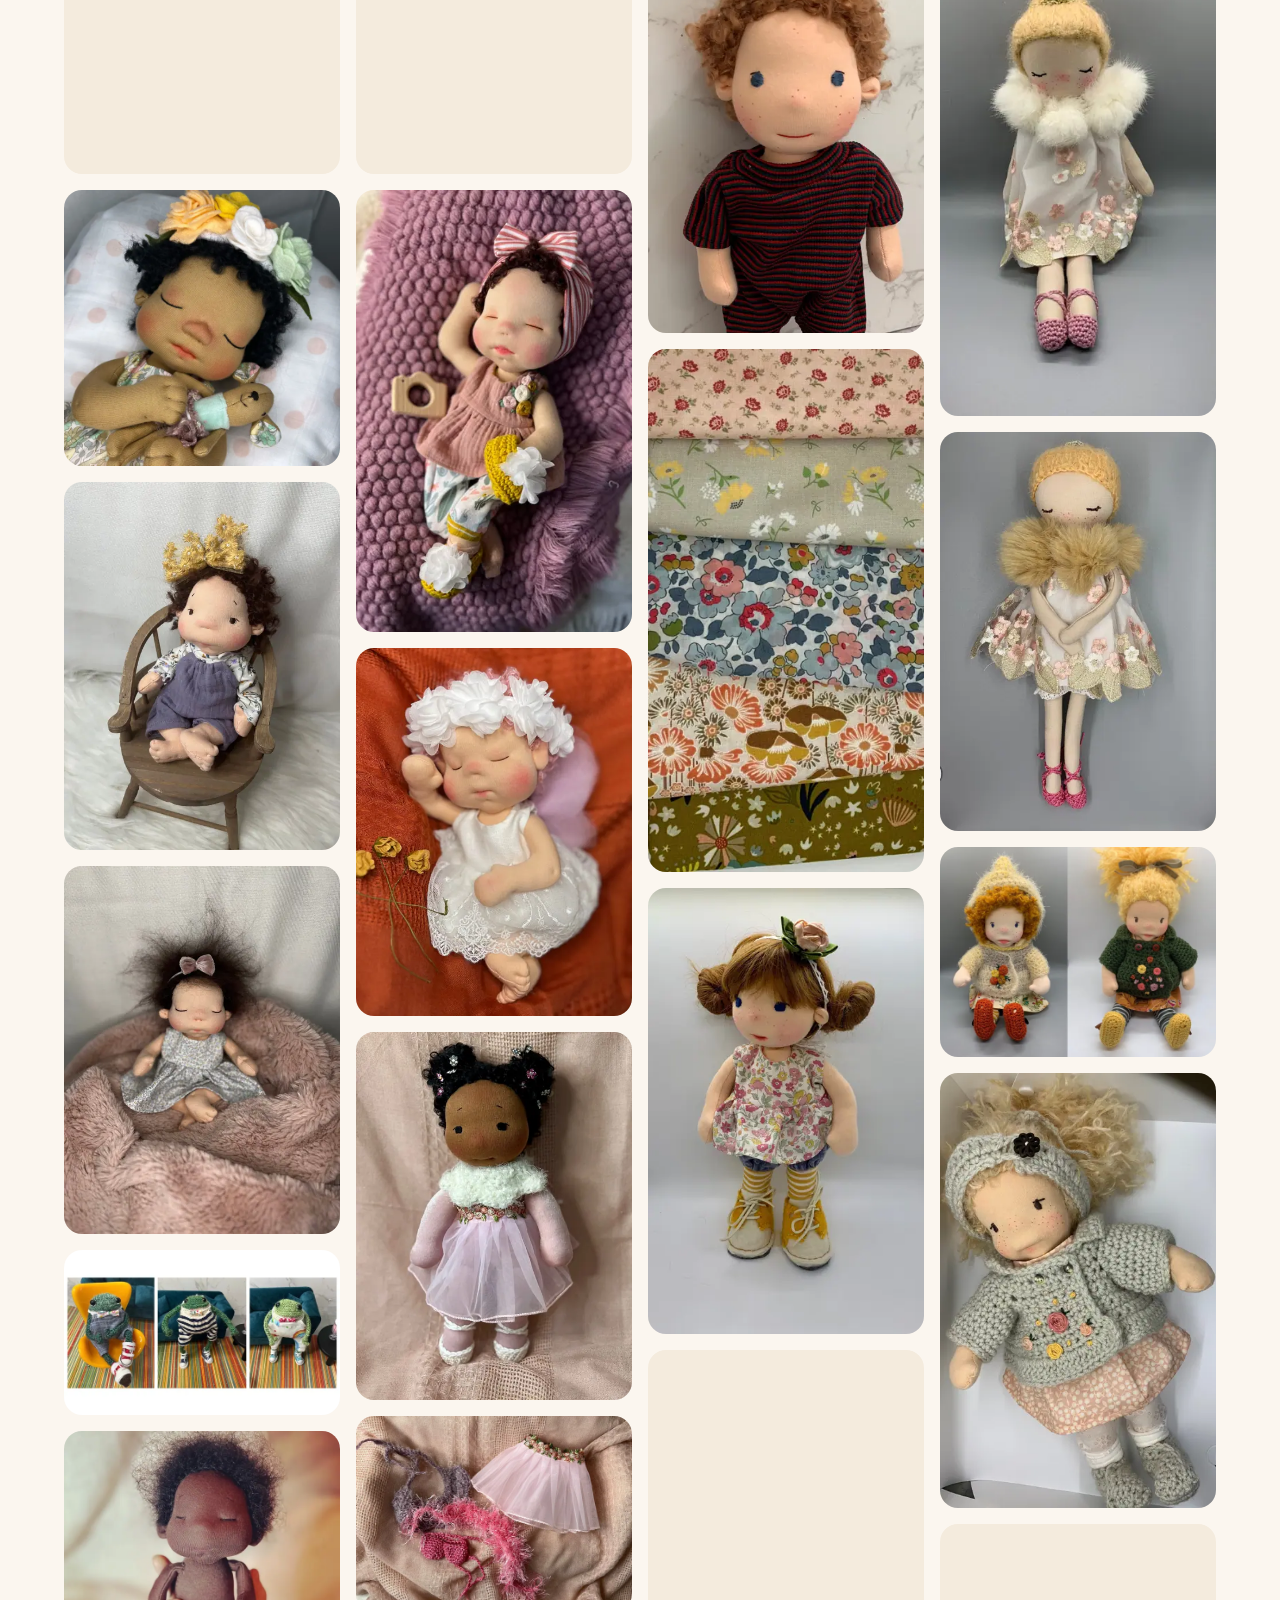
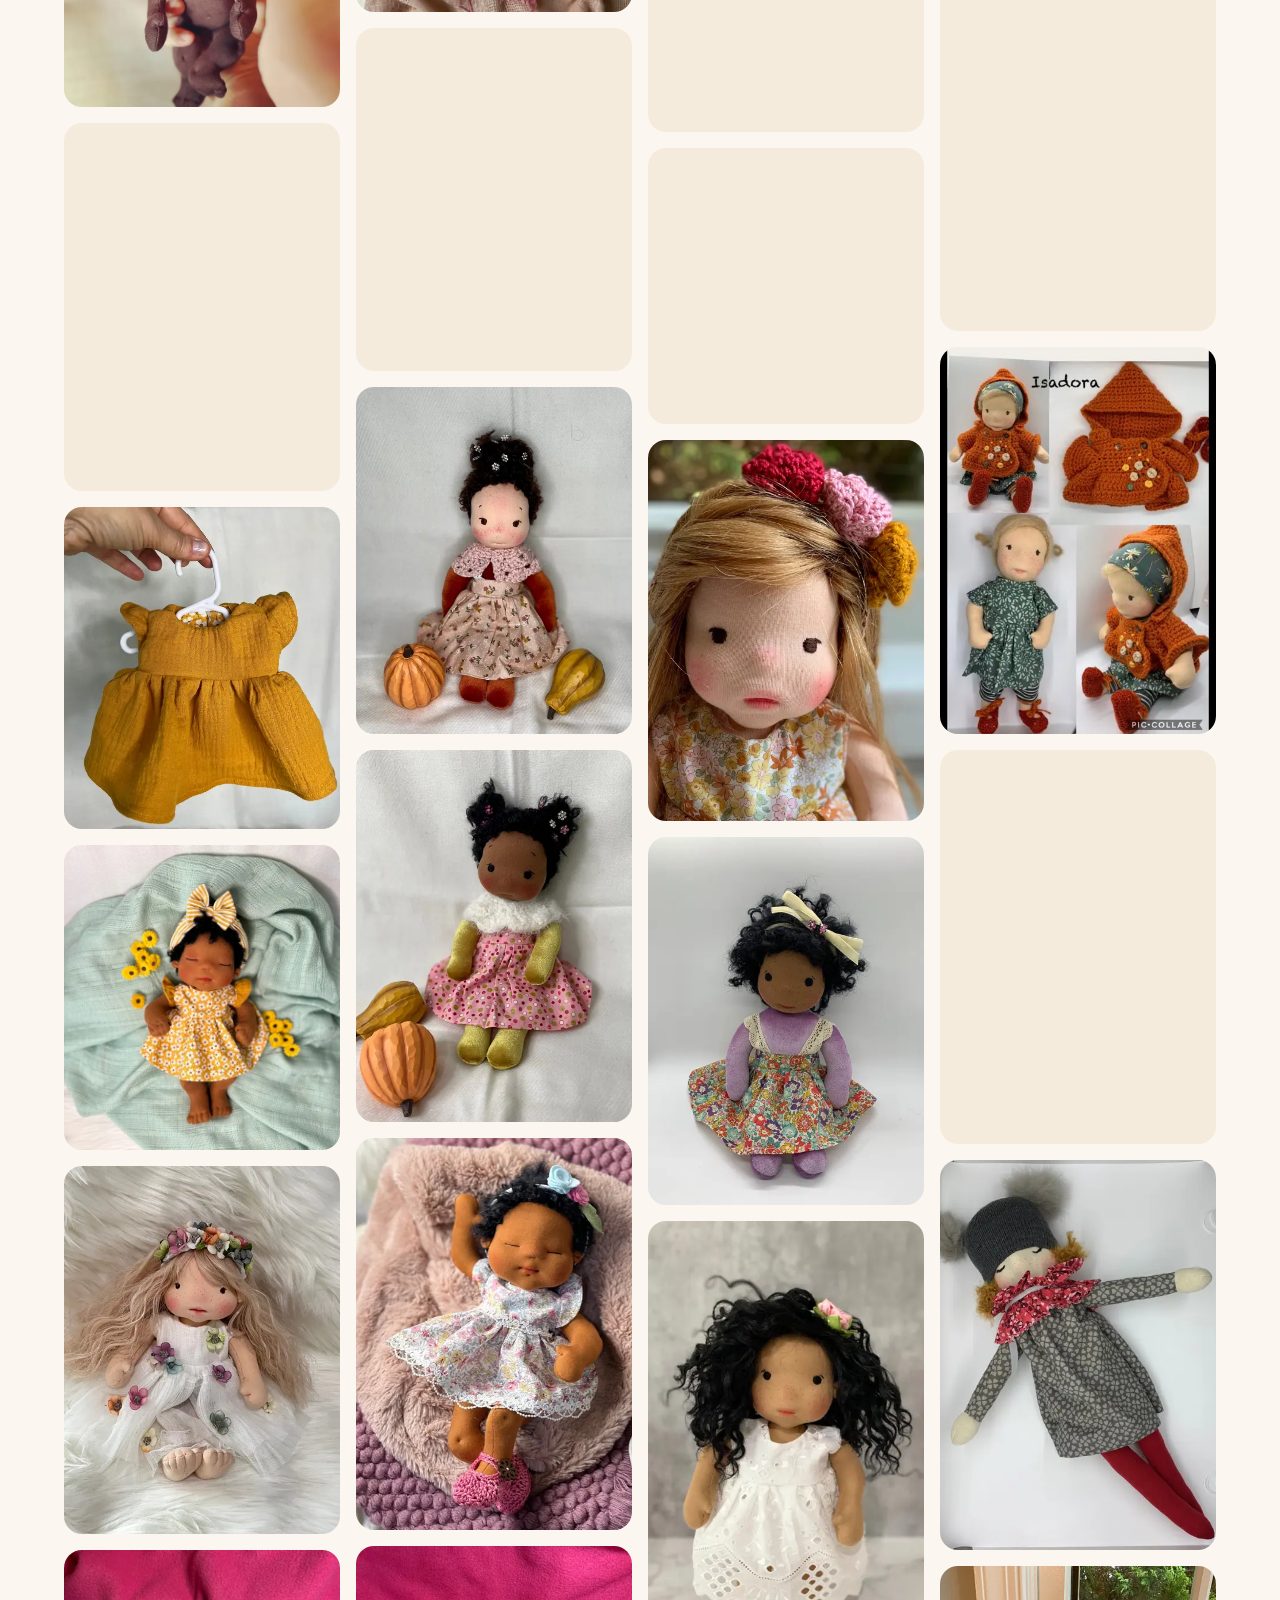
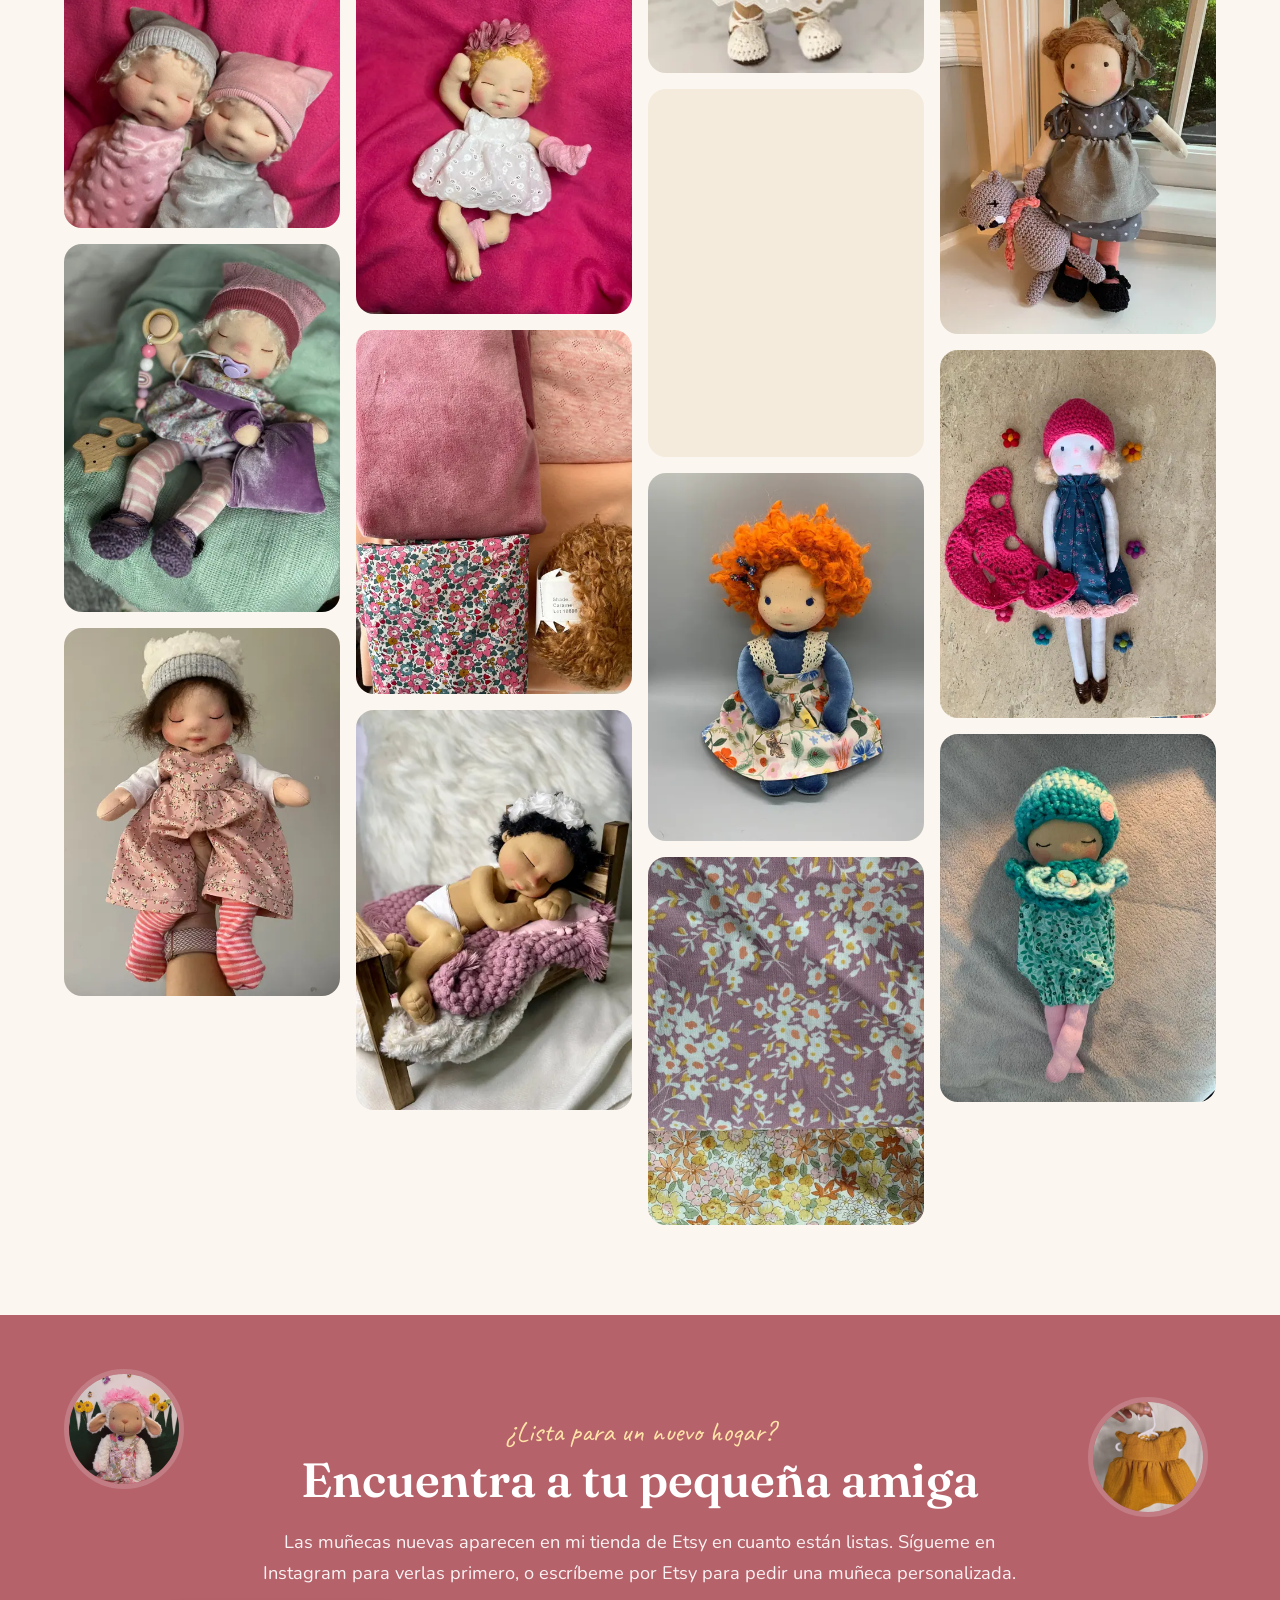
<file: es/dolls/index.html>
<!DOCTYPE html>
<html lang="es">
<head>
<meta charset="utf-8">
<meta name="viewport" content="width=device-width, initial-scale=1">
<title>La familia de muñecas · Nina Rose Art Studio</title>
<meta name="description" content="Galería de muñecas, bebés, amigos animales y ranitas de crochet hechos a mano por Alessandra Lavieri.">
<link rel="canonical" href="https://ninaroseartstudio.com/es/dolls/">
<link rel="alternate" hreflang="en-US" href="https://ninaroseartstudio.com/dolls/">
<link rel="alternate" hreflang="es" href="https://ninaroseartstudio.com/es/dolls/">
<link rel="alternate" hreflang="pt-BR" href="https://ninaroseartstudio.com/pt/dolls/">
<link rel="alternate" hreflang="x-default" href="https://ninaroseartstudio.com/dolls/">
<meta property="og:type" content="website"><meta property="og:site_name" content="Nina Rose Art Studio">
<meta property="og:title" content="La familia de muñecas · Nina Rose Art Studio"><meta property="og:description" content="Galería de muñecas, bebés, amigos animales y ranitas de crochet hechos a mano por Alessandra Lavieri.">
<meta property="og:url" content="https://ninaroseartstudio.com/es/dolls/"><meta property="og:image" content="https://ninaroseartstudio.com/img/og.jpg">
<meta name="twitter:card" content="summary_large_image">
<meta name="theme-color" content="#B5626A">
<link rel="icon" href="/favicon.svg" type="image/svg+xml">
<link rel="preconnect" href="https://fonts.googleapis.com"><link rel="preconnect" href="https://fonts.gstatic.com" crossorigin>
<link href="https://fonts.googleapis.com/css2?family=Fraunces:ital,opsz,wght@0,9..144,400;0,9..144,600;1,9..144,400&family=Nunito:wght@400;600;700&family=Caveat:wght@500;700&display=swap" rel="stylesheet">
<link rel="stylesheet" href="/assets/site.css?v=3">
<script type="application/ld+json">{"@context": "https://schema.org", "@type": "Organization", "name": "Nina Rose Art Studio", "url": "https://ninaroseartstudio.com/", "founder": {"@type": "Person", "name": "Alessandra Lavieri de Abreu"}, "sameAs": ["https://www.etsy.com/shop/NinaRoseArts", "https://www.instagram.com/ninarose_artstudio/", "https://www.threads.com/@ninarose_artstudio"], "email": "alessandralavieri@icloud.com", "description": "Muñecas únicas de inspiración Waldorf, pequeños amigos animales y aldeas en acuarela, hechos a mano por Alessandra Lavieri."}</script>
</head>
<body class="p-dolls">
<nav id="nav" class="solid"><div class="wrap">
<a class="logo" href="/es/"><span class="rose">🌹</span><span>Nina Rose <b>Art Studio</b></span></a>
<button class="burger" aria-label="Menu" onclick="document.body.classList.toggle('menu-open')"><i></i><i></i><i></i></button>
<div class="menu"><a href="/es/dolls/" aria-current=page>Muñecas</a><a href="/es/story/">Mi historia</a><a href="/es/paintings/">Pinturas</a><div class="lang"><a href="/dolls/" hreflang="en-US" class="">EN</a><a href="/es/dolls/" hreflang="es" class="on">ES</a><a href="/pt/dolls/" hreflang="pt-BR" class="">PT</a></div>
<a class="btn primary sm" href="https://www.etsy.com/shop/NinaRoseArts" target="_blank" rel="noopener">Visita mi tienda</a></div>
</div></nav>
<header class="page-head"><div class="wrap"><span class="kicker">La familia de muñecas</span><h1>Hechas para abrazar, guardar y querer</h1><p class="lead">Cada pieza fue hecha a mano, una por una. La mayoría ya vive con su familia — las nuevas llegan a la tienda en cuanto están terminadas.</p>
<div class="filters" id="filters"><button class="on" data-f="all">Todas <small>155</small></button><button data-f="doll">Muñecas <small>80</small></button><button data-f="baby">Bebés <small>44</small></button><button data-f="animal">Amigos animales <small>15</small></button><button data-f="frog">Ranitas <small>6</small></button><button data-f="season">De temporada <small>2</small></button><button data-f="detail">Telas y detalles <small>8</small></button></div></div></header>
<section class="tight"><div class="wrap"><div class="masonry" id="masonry"><figure class="rv" data-k="baby"><a href="/img/g/156.webp" data-lb data-cap="Baby Flor"><img loading="lazy" decoding="async" src="/img/g/156-s.webp" width="480" height="640" alt="Baby Flor — Nina Rose Art Studio"></a><figcaption>Baby Flor</figcaption></figure><figure class="rv" data-k="animal"><a href="/img/g/155.webp" data-lb data-cap="Simba the Little Lion"><img loading="lazy" decoding="async" src="/img/g/155-s.webp" width="480" height="640" alt="Simba the Little Lion — Nina Rose Art Studio"></a><figcaption>Simba the Little Lion</figcaption></figure><figure class="rv" data-k="animal"><a href="/img/g/154.webp" data-lb data-cap="Fluffy the Sheep"><img loading="lazy" decoding="async" src="/img/g/154-s.webp" width="480" height="640" alt="Fluffy the Sheep — Nina Rose Art Studio"></a><figcaption>Fluffy the Sheep</figcaption></figure><figure class="rv" data-k="animal"><a href="/img/g/153.webp" data-lb data-cap="Amigo animal"><img loading="lazy" decoding="async" src="/img/g/153-s.webp" width="480" height="640" alt="Amigo animal — Nina Rose Art Studio"></a><figcaption>Amigo animal</figcaption></figure><figure class="rv" data-k="animal"><a href="/img/g/152.webp" data-lb data-cap="Leonel the Little Lion"><img loading="lazy" decoding="async" src="/img/g/152-s.webp" width="640" height="640" alt="Leonel the Little Lion — Nina Rose Art Studio"></a><figcaption>Leonel the Little Lion</figcaption></figure><figure class="rv" data-k="animal"><a href="/img/g/151.webp" data-lb data-cap="Wooly the Lamb"><img loading="lazy" decoding="async" src="/img/g/151-s.webp" width="362" height="640" alt="Wooly the Lamb — Nina Rose Art Studio"></a><figcaption>Wooly the Lamb</figcaption></figure><figure class="rv" data-k="animal"><a href="/img/g/150.webp" data-lb data-cap="Muffin the Mini Lamb"><img loading="lazy" decoding="async" src="/img/g/150-s.webp" width="480" height="640" alt="Muffin the Mini Lamb — Nina Rose Art Studio"></a><figcaption>Muffin the Mini Lamb</figcaption></figure><figure class="rv" data-k="doll"><a href="/img/g/149.webp" data-lb data-cap="Muñeca"><img loading="lazy" decoding="async" src="/img/g/149-s.webp" width="480" height="640" alt="Muñeca — Nina Rose Art Studio"></a><figcaption>Muñeca</figcaption></figure><figure class="rv" data-k="animal"><a href="/img/g/148.webp" data-lb data-cap="Amigo animal"><img loading="lazy" decoding="async" src="/img/g/148-s.webp" width="480" height="640" alt="Amigo animal — Nina Rose Art Studio"></a><figcaption>Amigo animal</figcaption></figure><figure class="rv" data-k="animal"><a href="/img/g/147.webp" data-lb data-cap="Amigo animal"><img loading="lazy" decoding="async" src="/img/g/147-s.webp" width="640" height="480" alt="Amigo animal — Nina Rose Art Studio"></a><figcaption>Amigo animal</figcaption></figure><figure class="rv" data-k="animal"><a href="/img/g/146.webp" data-lb data-cap="Amigo animal"><img loading="lazy" decoding="async" src="/img/g/146-s.webp" width="480" height="640" alt="Amigo animal — Nina Rose Art Studio"></a><figcaption>Amigo animal</figcaption></figure><figure class="rv" data-k="animal"><a href="/img/g/145.webp" data-lb data-cap="Amigo animal"><img loading="lazy" decoding="async" src="/img/g/145-s.webp" width="480" height="640" alt="Amigo animal — Nina Rose Art Studio"></a><figcaption>Amigo animal</figcaption></figure><figure class="rv" data-k="doll"><a href="/img/g/144.webp" data-lb data-cap="Muñeca"><img loading="lazy" decoding="async" src="/img/g/144-s.webp" width="480" height="640" alt="Muñeca — Nina Rose Art Studio"></a><figcaption>Muñeca</figcaption></figure><figure class="rv" data-k="baby"><a href="/img/g/143.webp" data-lb data-cap="Baby Bibi"><img loading="lazy" decoding="async" src="/img/g/143-s.webp" width="640" height="640" alt="Baby Bibi — Nina Rose Art Studio"></a><figcaption>Baby Bibi</figcaption></figure><figure class="rv" data-k="doll"><a href="/img/g/142.webp" data-lb data-cap="Muñeca"><img loading="lazy" decoding="async" src="/img/g/142-s.webp" width="480" height="640" alt="Muñeca — Nina Rose Art Studio"></a><figcaption>Muñeca</figcaption></figure><figure class="rv" data-k="doll"><a href="/img/g/141.webp" data-lb data-cap="Noah"><img loading="lazy" decoding="async" src="/img/g/141-s.webp" width="344" height="640" alt="Noah — Nina Rose Art Studio"></a><figcaption>Noah</figcaption></figure><figure class="rv" data-k="doll"><a href="/img/g/140.webp" data-lb data-cap="Maxime"><img loading="lazy" decoding="async" src="/img/g/140-s.webp" width="480" height="640" alt="Maxime — Nina Rose Art Studio"></a><figcaption>Maxime</figcaption></figure><figure class="rv" data-k="doll"><a href="/img/g/139.webp" data-lb data-cap="Miss Cupcake"><img loading="lazy" decoding="async" src="/img/g/139-s.webp" width="480" height="640" alt="Miss Cupcake — Nina Rose Art Studio"></a><figcaption>Miss Cupcake</figcaption></figure><figure class="rv" data-k="animal"><a href="/img/g/138.webp" data-lb data-cap="Miss Fox"><img loading="lazy" decoding="async" src="/img/g/138-s.webp" width="640" height="640" alt="Miss Fox — Nina Rose Art Studio"></a><figcaption>Miss Fox</figcaption></figure><figure class="rv" data-k="animal"><a href="/img/g/137.webp" data-lb data-cap="Amigo animal"><img loading="lazy" decoding="async" src="/img/g/137-s.webp" width="480" height="640" alt="Amigo animal — Nina Rose Art Studio"></a><figcaption>Amigo animal</figcaption></figure><figure class="rv" data-k="doll"><a href="/img/g/136.webp" data-lb data-cap="Menina Pink Velvet"><img loading="lazy" decoding="async" src="/img/g/136-s.webp" width="640" height="640" alt="Menina Pink Velvet — Nina Rose Art Studio"></a><figcaption>Menina Pink Velvet</figcaption></figure><figure class="rv" data-k="doll"><a href="/img/g/135.webp" data-lb data-cap="Muñeca"><img loading="lazy" decoding="async" src="/img/g/135-s.webp" width="458" height="640" alt="Muñeca — Nina Rose Art Studio"></a><figcaption>Muñeca</figcaption></figure><figure class="rv" data-k="doll"><a href="/img/g/134.webp" data-lb data-cap="Juju"><img loading="lazy" decoding="async" src="/img/g/134-s.webp" width="480" height="640" alt="Juju — Nina Rose Art Studio"></a><figcaption>Juju</figcaption></figure><figure class="rv" data-k="animal"><a href="/img/g/133.webp" data-lb data-cap="Nelson the Monkey"><img loading="lazy" decoding="async" src="/img/g/133-s.webp" width="640" height="640" alt="Nelson the Monkey — Nina Rose Art Studio"></a><figcaption>Nelson the Monkey</figcaption></figure><figure class="rv" data-k="doll"><a href="/img/g/132.webp" data-lb data-cap="Muñeca"><img loading="lazy" decoding="async" src="/img/g/132-s.webp" width="480" height="640" alt="Muñeca — Nina Rose Art Studio"></a><figcaption>Muñeca</figcaption></figure><figure class="rv" data-k="doll"><a href="/img/g/131.webp" data-lb data-cap="Menina Pink Velvet"><img loading="lazy" decoding="async" src="/img/g/131-s.webp" width="480" height="640" alt="Menina Pink Velvet — Nina Rose Art Studio"></a><figcaption>Menina Pink Velvet</figcaption></figure><figure class="rv" data-k="doll"><a href="/img/g/130.webp" data-lb data-cap="Muñeca"><img loading="lazy" decoding="async" src="/img/g/130-s.webp" width="480" height="640" alt="Muñeca — Nina Rose Art Studio"></a><figcaption>Muñeca</figcaption></figure><figure class="rv" data-k="baby"><a href="/img/g/129.webp" data-lb data-cap="Baby Bruna"><img loading="lazy" decoding="async" src="/img/g/129-s.webp" width="480" height="640" alt="Baby Bruna — Nina Rose Art Studio"></a><figcaption>Baby Bruna</figcaption></figure><figure class="rv" data-k="detail"><a href="/img/g/128.webp" data-lb data-cap="Detalle"><img loading="lazy" decoding="async" src="/img/g/128-s.webp" width="480" height="640" alt="Detalle — Nina Rose Art Studio"></a><figcaption>Detalle</figcaption></figure><figure class="rv" data-k="baby"><a href="/img/g/127.webp" data-lb data-cap="Baby Gabriela"><img loading="lazy" decoding="async" src="/img/g/127-s.webp" width="640" height="640" alt="Baby Gabriela — Nina Rose Art Studio"></a><figcaption>Baby Gabriela</figcaption></figure><figure class="rv" data-k="baby"><a href="/img/g/126.webp" data-lb data-cap="Baby Ana"><img loading="lazy" decoding="async" src="/img/g/126-s.webp" width="480" height="640" alt="Baby Ana — Nina Rose Art Studio"></a><figcaption>Baby Ana</figcaption></figure><figure class="rv" data-k="baby"><a href="/img/g/125.webp" data-lb data-cap="Baby Marie"><img loading="lazy" decoding="async" src="/img/g/125-s.webp" width="480" height="640" alt="Baby Marie — Nina Rose Art Studio"></a><figcaption>Baby Marie</figcaption></figure><figure class="rv" data-k="frog"><a href="/img/g/124.webp" data-lb data-cap="Ranita"><img loading="lazy" decoding="async" src="/img/g/124-s.webp" width="640" height="383" alt="Ranita — Nina Rose Art Studio"></a><figcaption>Ranita</figcaption></figure><figure class="rv" data-k="baby"><a href="/img/g/123.webp" data-lb data-cap="Baby Umi"><img loading="lazy" decoding="async" src="/img/g/123-s.webp" width="640" height="640" alt="Baby Umi — Nina Rose Art Studio"></a><figcaption>Baby Umi</figcaption></figure><figure class="rv" data-k="baby"><a href="/img/g/122.webp" data-lb data-cap="Baby Willow and Bathilda the Bat"><img loading="lazy" decoding="async" src="/img/g/122-s.webp" width="480" height="640" alt="Baby Willow and Bathilda the Bat — Nina Rose Art Studio"></a><figcaption>Baby Willow and Bathilda the Bat</figcaption></figure><figure class="rv" data-k="doll"><a href="/img/g/121.webp" data-lb data-cap="Muñeca"><img loading="lazy" decoding="async" src="/img/g/121-s.webp" width="549" height="640" alt="Muñeca — Nina Rose Art Studio"></a><figcaption>Muñeca</figcaption></figure><figure class="rv" data-k="baby"><a href="/img/g/120.webp" data-lb data-cap="Baby Pipa"><img loading="lazy" decoding="async" src="/img/g/120-s.webp" width="578" height="640" alt="Baby Pipa — Nina Rose Art Studio"></a><figcaption>Baby Pipa</figcaption></figure><figure class="rv" data-k="doll"><a href="/img/g/119.webp" data-lb data-cap="Amelie"><img loading="lazy" decoding="async" src="/img/g/119-s.webp" width="480" height="640" alt="Amelie — Nina Rose Art Studio"></a><figcaption>Amelie</figcaption></figure><figure class="rv" data-k="doll"><a href="/img/g/118.webp" data-lb data-cap="Muñeca"><img loading="lazy" decoding="async" src="/img/g/118-s.webp" width="636" height="640" alt="Muñeca — Nina Rose Art Studio"></a><figcaption>Muñeca</figcaption></figure><figure class="rv" data-k="detail"><a href="/img/g/117.webp" data-lb data-cap="Detalle"><img loading="lazy" decoding="async" src="/img/g/117-s.webp" width="480" height="640" alt="Detalle — Nina Rose Art Studio"></a><figcaption>Detalle</figcaption></figure><figure class="rv" data-k="baby"><a href="/img/g/116.webp" data-lb data-cap="June Rose"><img loading="lazy" decoding="async" src="/img/g/116-s.webp" width="480" height="640" alt="June Rose — Nina Rose Art Studio"></a><figcaption>June Rose</figcaption></figure><figure class="rv" data-k="frog"><a href="/img/g/115.webp" data-lb data-cap="Peter the Frog"><img loading="lazy" decoding="async" src="/img/g/115-s.webp" width="480" height="640" alt="Peter the Frog — Nina Rose Art Studio"></a><figcaption>Peter the Frog</figcaption></figure><figure class="rv" data-k="baby"><a href="/img/g/114.webp" data-lb data-cap="Baby Clarisse"><img loading="lazy" decoding="async" src="/img/g/114-s.webp" width="480" height="640" alt="Baby Clarisse — Nina Rose Art Studio"></a><figcaption>Baby Clarisse</figcaption></figure><figure class="rv" data-k="doll"><a href="/img/g/113.webp" data-lb data-cap="Muñeca"><img loading="lazy" decoding="async" src="/img/g/113-s.webp" width="480" height="640" alt="Muñeca — Nina Rose Art Studio"></a><figcaption>Muñeca</figcaption></figure><figure class="rv" data-k="doll"><a href="/img/g/112.webp" data-lb data-cap="Melina"><img loading="lazy" decoding="async" src="/img/g/112-s.webp" width="480" height="640" alt="Melina — Nina Rose Art Studio"></a><figcaption>Melina</figcaption></figure><figure class="rv" data-k="frog"><a href="/img/g/111.webp" data-lb data-cap="Peter the Frog"><img loading="lazy" decoding="async" src="/img/g/111-s.webp" width="458" height="640" alt="Peter the Frog — Nina Rose Art Studio"></a><figcaption>Peter the Frog</figcaption></figure><figure class="rv" data-k="baby"><a href="/img/g/110.webp" data-lb data-cap="Baby Faya"><img loading="lazy" decoding="async" src="/img/g/110-s.webp" width="640" height="640" alt="Baby Faya — Nina Rose Art Studio"></a><figcaption>Baby Faya</figcaption></figure><figure class="rv" data-k="animal"><a href="/img/g/109.webp" data-lb data-cap="Cakes the Lamb"><img loading="lazy" decoding="async" src="/img/g/109-s.webp" width="640" height="640" alt="Cakes the Lamb — Nina Rose Art Studio"></a><figcaption>Cakes the Lamb</figcaption></figure><figure class="rv" data-k="frog"><a href="/img/g/108.webp" data-lb data-cap="Bea the Frog"><img loading="lazy" decoding="async" src="/img/g/108-s.webp" width="640" height="640" alt="Bea the Frog — Nina Rose Art Studio"></a><figcaption>Bea the Frog</figcaption></figure><figure class="rv" data-k="frog"><a href="/img/g/107.webp" data-lb data-cap="Bea the Frog"><img loading="lazy" decoding="async" src="/img/g/107-s.webp" width="344" height="640" alt="Bea the Frog — Nina Rose Art Studio"></a><figcaption>Bea the Frog</figcaption></figure><figure class="rv" data-k="animal"><a href="/img/g/106.webp" data-lb data-cap="Dot the Lamb"><img loading="lazy" decoding="async" src="/img/g/106-s.webp" width="480" height="640" alt="Dot the Lamb — Nina Rose Art Studio"></a><figcaption>Dot the Lamb</figcaption></figure><figure class="rv" data-k="baby"><a href="/img/g/105.webp" data-lb data-cap="Baby Ishya"><img loading="lazy" decoding="async" src="/img/g/105-s.webp" width="480" height="640" alt="Baby Ishya — Nina Rose Art Studio"></a><figcaption>Baby Ishya</figcaption></figure><figure class="rv" data-k="frog"><a href="/img/g/104.webp" data-lb data-cap="Bea the Frog"><img loading="lazy" decoding="async" src="/img/g/104-s.webp" width="480" height="640" alt="Bea the Frog — Nina Rose Art Studio"></a><figcaption>Bea the Frog</figcaption></figure><figure class="rv" data-k="doll"><a href="/img/g/103.webp" data-lb data-cap="Betina"><img loading="lazy" decoding="async" src="/img/g/103-s.webp" width="640" height="640" alt="Betina — Nina Rose Art Studio"></a><figcaption>Betina</figcaption></figure><figure class="rv" data-k="baby"><a href="/img/g/102.webp" data-lb data-cap="Baby Angelina"><img loading="lazy" decoding="async" src="/img/g/102-s.webp" width="480" height="640" alt="Baby Angelina — Nina Rose Art Studio"></a><figcaption>Baby Angelina</figcaption></figure><figure class="rv" data-k="detail"><a href="/img/g/101.webp" data-lb data-cap="Detalle"><img loading="lazy" decoding="async" src="/img/g/101-s.webp" width="480" height="640" alt="Detalle — Nina Rose Art Studio"></a><figcaption>Detalle</figcaption></figure><figure class="rv" data-k="baby"><a href="/img/g/100.webp" data-lb data-cap="Baby Luca and Juju the Owl"><img loading="lazy" decoding="async" src="/img/g/100-s.webp" width="480" height="640" alt="Baby Luca and Juju the Owl — Nina Rose Art Studio"></a><figcaption>Baby Luca and Juju the Owl</figcaption></figure><figure class="rv" data-k="baby"><a href="/img/g/099.webp" data-lb data-cap="Baby Sabrina Cupcake"><img loading="lazy" decoding="async" src="/img/g/099-s.webp" width="640" height="480" alt="Baby Sabrina Cupcake — Nina Rose Art Studio"></a><figcaption>Baby Sabrina Cupcake</figcaption></figure><figure class="rv" data-k="doll"><a href="/img/g/097.webp" data-lb data-cap="Muñeca"><img loading="lazy" decoding="async" src="/img/g/097-s.webp" width="480" height="640" alt="Muñeca — Nina Rose Art Studio"></a><figcaption>Muñeca</figcaption></figure><figure class="rv" data-k="doll"><a href="/img/g/096.webp" data-lb data-cap="Menina Lilac Velvet"><img loading="lazy" decoding="async" src="/img/g/096-s.webp" width="362" height="640" alt="Menina Lilac Velvet — Nina Rose Art Studio"></a><figcaption>Menina Lilac Velvet</figcaption></figure><figure class="rv" data-k="baby"><a href="/img/g/095.webp" data-lb data-cap="Baby Billie"><img loading="lazy" decoding="async" src="/img/g/095-s.webp" width="480" height="640" alt="Baby Billie — Nina Rose Art Studio"></a><figcaption>Baby Billie</figcaption></figure><figure class="rv" data-k="baby"><a href="/img/g/094.webp" data-lb data-cap="Baby Isabel"><img loading="lazy" decoding="async" src="/img/g/094-s.webp" width="640" height="640" alt="Baby Isabel — Nina Rose Art Studio"></a><figcaption>Baby Isabel</figcaption></figure><figure class="rv" data-k="baby"><a href="/img/g/093.webp" data-lb data-cap="Baby Levi"><img loading="lazy" decoding="async" src="/img/g/093-s.webp" width="480" height="640" alt="Baby Levi — Nina Rose Art Studio"></a><figcaption>Baby Levi</figcaption></figure><figure class="rv" data-k="baby"><a href="/img/g/092.webp" data-lb data-cap="Baby Juhi"><img loading="lazy" decoding="async" src="/img/g/092-s.webp" width="480" height="640" alt="Baby Juhi — Nina Rose Art Studio"></a><figcaption>Baby Juhi</figcaption></figure><figure class="rv" data-k="doll"><a href="/img/g/091.webp" data-lb data-cap="Muñeca"><img loading="lazy" decoding="async" src="/img/g/091-s.webp" width="480" height="640" alt="Muñeca — Nina Rose Art Studio"></a><figcaption>Muñeca</figcaption></figure><figure class="rv" data-k="doll"><a href="/img/g/090.webp" data-lb data-cap="Juju"><img loading="lazy" decoding="async" src="/img/g/090-s.webp" width="480" height="640" alt="Juju — Nina Rose Art Studio"></a><figcaption>Juju</figcaption></figure><figure class="rv" data-k="baby"><a href="/img/g/089.webp" data-lb data-cap="Baby Maria Flor"><img loading="lazy" decoding="async" src="/img/g/089-s.webp" width="480" height="640" alt="Baby Maria Flor — Nina Rose Art Studio"></a><figcaption>Baby Maria Flor</figcaption></figure><figure class="rv" data-k="baby"><a href="/img/g/088.webp" data-lb data-cap="Baby Nina Rose"><img loading="lazy" decoding="async" src="/img/g/088-s.webp" width="480" height="640" alt="Baby Nina Rose — Nina Rose Art Studio"></a><figcaption>Baby Nina Rose</figcaption></figure><figure class="rv" data-k="doll"><a href="/img/g/087.webp" data-lb data-cap="Emma and Fangy"><img loading="lazy" decoding="async" src="/img/g/087-s.webp" width="480" height="640" alt="Emma and Fangy — Nina Rose Art Studio"></a><figcaption>Emma and Fangy</figcaption></figure><figure class="rv" data-k="baby"><a href="/img/g/086.webp" data-lb data-cap="Baby Melina"><img loading="lazy" decoding="async" src="/img/g/086-s.webp" width="480" height="640" alt="Baby Melina — Nina Rose Art Studio"></a><figcaption>Baby Melina</figcaption></figure><figure class="rv" data-k="baby"><a href="/img/g/085.webp" data-lb data-cap="Baby Viviana"><img loading="lazy" decoding="async" src="/img/g/085-s.webp" width="399" height="640" alt="Baby Viviana — Nina Rose Art Studio"></a><figcaption>Baby Viviana</figcaption></figure><figure class="rv" data-k="baby"><a href="/img/g/084.webp" data-lb data-cap="Baby Fairy Dela"><img loading="lazy" decoding="async" src="/img/g/084-s.webp" width="480" height="640" alt="Baby Fairy Dela — Nina Rose Art Studio"></a><figcaption>Baby Fairy Dela</figcaption></figure><figure class="rv" data-k="doll"><a href="/img/g/083.webp" data-lb data-cap="Menina Ballerina Pink Velvet"><img loading="lazy" decoding="async" src="/img/g/083-s.webp" width="480" height="640" alt="Menina Ballerina Pink Velvet — Nina Rose Art Studio"></a><figcaption>Menina Ballerina Pink Velvet</figcaption></figure><figure class="rv" data-k="doll"><a href="/img/g/082.webp" data-lb data-cap="Muñeca"><img loading="lazy" decoding="async" src="/img/g/082-s.webp" width="640" height="453" alt="Muñeca — Nina Rose Art Studio"></a><figcaption>Muñeca</figcaption></figure><figure class="rv" data-k="doll"><a href="/img/g/081.webp" data-lb data-cap="Menina Gold Velvet"><img loading="lazy" decoding="async" src="/img/g/081-s.webp" width="514" height="640" alt="Menina Gold Velvet — Nina Rose Art Studio"></a><figcaption>Menina Gold Velvet</figcaption></figure><figure class="rv" data-k="doll"><a href="/img/g/080.webp" data-lb data-cap="Menina Orange Velvet"><img loading="lazy" decoding="async" src="/img/g/080-s.webp" width="509" height="640" alt="Menina Orange Velvet — Nina Rose Art Studio"></a><figcaption>Menina Orange Velvet</figcaption></figure><figure class="rv" data-k="doll"><a href="/img/g/079.webp" data-lb data-cap="Menina Gold Velvet"><img loading="lazy" decoding="async" src="/img/g/079-s.webp" width="475" height="640" alt="Menina Gold Velvet — Nina Rose Art Studio"></a><figcaption>Menina Gold Velvet</figcaption></figure><figure class="rv" data-k="baby"><a href="/img/g/078.webp" data-lb data-cap="Baby Charlie"><img loading="lazy" decoding="async" src="/img/g/078-s.webp" width="451" height="640" alt="Baby Charlie — Nina Rose Art Studio"></a><figcaption>Baby Charlie</figcaption></figure><figure class="rv" data-k="baby"><a href="/img/g/077.webp" data-lb data-cap="Baby Zia"><img loading="lazy" decoding="async" src="/img/g/077-s.webp" width="480" height="640" alt="Baby Zia — Nina Rose Art Studio"></a><figcaption>Baby Zia</figcaption></figure><figure class="rv" data-k="detail"><a href="/img/g/076.webp" data-lb data-cap="Detalle"><img loading="lazy" decoding="async" src="/img/g/076-s.webp" width="485" height="640" alt="Detalle — Nina Rose Art Studio"></a><figcaption>Detalle</figcaption></figure><figure class="rv" data-k="baby"><a href="/img/g/075.webp" data-lb data-cap="Baby Ana"><img loading="lazy" decoding="async" src="/img/g/075-s.webp" width="442" height="640" alt="Baby Ana — Nina Rose Art Studio"></a><figcaption>Baby Ana</figcaption></figure><figure class="rv" data-k="baby"><a href="/img/g/074.webp" data-lb data-cap="Baby Dora"><img loading="lazy" decoding="async" src="/img/g/074-s.webp" width="542" height="640" alt="Baby Dora — Nina Rose Art Studio"></a><figcaption>Baby Dora</figcaption></figure><figure class="rv" data-k="baby"><a href="/img/g/073.webp" data-lb data-cap="Baby Surya"><img loading="lazy" decoding="async" src="/img/g/073-s.webp" width="440" height="640" alt="Baby Surya — Nina Rose Art Studio"></a><figcaption>Baby Surya</figcaption></figure><figure class="rv" data-k="baby"><a href="/img/g/072.webp" data-lb data-cap="Baby Amelia"><img loading="lazy" decoding="async" src="/img/g/072-s.webp" width="480" height="640" alt="Baby Amelia — Nina Rose Art Studio"></a><figcaption>Baby Amelia</figcaption></figure><figure class="rv" data-k="baby"><a href="/img/g/071.webp" data-lb data-cap="Baby Lilya"><img loading="lazy" decoding="async" src="/img/g/071-s.webp" width="432" height="640" alt="Baby Lilya — Nina Rose Art Studio"></a><figcaption>Baby Lilya</figcaption></figure><figure class="rv" data-k="baby"><a href="/img/g/070.webp" data-lb data-cap="Baby Nyssa"><img loading="lazy" decoding="async" src="/img/g/070-s.webp" width="389" height="640" alt="Baby Nyssa — Nina Rose Art Studio"></a><figcaption>Baby Nyssa</figcaption></figure><figure class="rv" data-k="detail"><a href="/img/g/069.webp" data-lb data-cap="Detalle"><img loading="lazy" decoding="async" src="/img/g/069-s.webp" width="530" height="640" alt="Detalle — Nina Rose Art Studio"></a><figcaption>Detalle</figcaption></figure><figure class="rv" data-k="baby"><a href="/img/g/068.webp" data-lb data-cap="Baby Catarina"><img loading="lazy" decoding="async" src="/img/g/068-s.webp" width="480" height="640" alt="Baby Catarina — Nina Rose Art Studio"></a><figcaption>Baby Catarina</figcaption></figure><figure class="rv" data-k="baby"><a href="/img/g/067.webp" data-lb data-cap="Baby Flora"><img loading="lazy" decoding="async" src="/img/g/067-s.webp" width="480" height="640" alt="Baby Flora — Nina Rose Art Studio"></a><figcaption>Baby Flora</figcaption></figure><figure class="rv" data-k="baby"><a href="/img/g/066.webp" data-lb data-cap="Baby Bianca"><img loading="lazy" decoding="async" src="/img/g/066-s.webp" width="480" height="640" alt="Baby Bianca — Nina Rose Art Studio"></a><figcaption>Baby Bianca</figcaption></figure><figure class="rv" data-k="baby"><a href="/img/g/065.webp" data-lb data-cap="Baby Daisy"><img loading="lazy" decoding="async" src="/img/g/065-s.webp" width="480" height="640" alt="Baby Daisy — Nina Rose Art Studio"></a><figcaption>Baby Daisy</figcaption></figure><figure class="rv" data-k="baby"><a href="/img/g/064.webp" data-lb data-cap="Baby Martina"><img loading="lazy" decoding="async" src="/img/g/064-s.webp" width="411" height="640" alt="Baby Martina — Nina Rose Art Studio"></a><figcaption>Baby Martina</figcaption></figure><figure class="rv" data-k="baby"><a href="/img/g/063.webp" data-lb data-cap="Baby Lola"><img loading="lazy" decoding="async" src="/img/g/063-s.webp" width="395" height="640" alt="Baby Lola — Nina Rose Art Studio"></a><figcaption>Baby Lola</figcaption></figure><figure class="rv" data-k="baby"><a href="/img/g/062.webp" data-lb data-cap="Baby Dulce"><img loading="lazy" decoding="async" src="/img/g/062-s.webp" width="477" height="640" alt="Baby Dulce — Nina Rose Art Studio"></a><figcaption>Baby Dulce</figcaption></figure><figure class="rv" data-k="baby"><a href="/img/g/061.webp" data-lb data-cap="Baby Kya"><img loading="lazy" decoding="async" src="/img/g/061-s.webp" width="429" height="640" alt="Baby Kya — Nina Rose Art Studio"></a><figcaption>Baby Kya</figcaption></figure><figure class="rv" data-k="doll"><a href="/img/g/060.webp" data-lb data-cap="Aimee"><img loading="lazy" decoding="async" src="/img/g/060-s.webp" width="480" height="640" alt="Aimee — Nina Rose Art Studio"></a><figcaption>Aimee</figcaption></figure><figure class="rv" data-k="doll"><a href="/img/g/059.webp" data-lb data-cap="Noah"><img loading="lazy" decoding="async" src="/img/g/059-s.webp" width="480" height="640" alt="Noah — Nina Rose Art Studio"></a><figcaption>Noah</figcaption></figure><figure class="rv" data-k="baby"><a href="/img/g/058.webp" data-lb data-cap="Baby Alix"><img loading="lazy" decoding="async" src="/img/g/058-s.webp" width="480" height="640" alt="Baby Alix — Nina Rose Art Studio"></a><figcaption>Baby Alix</figcaption></figure><figure class="rv" data-k="baby"><a href="/img/g/057.webp" data-lb data-cap="Baby Pepper"><img loading="lazy" decoding="async" src="/img/g/057-s.webp" width="473" height="640" alt="Baby Pepper — Nina Rose Art Studio"></a><figcaption>Baby Pepper</figcaption></figure><figure class="rv" data-k="baby"><a href="/img/g/056.webp" data-lb data-cap="Baby Bea"><img loading="lazy" decoding="async" src="/img/g/056-s.webp" width="504" height="640" alt="Baby Bea — Nina Rose Art Studio"></a><figcaption>Baby Bea</figcaption></figure><figure class="rv" data-k="doll"><a href="/img/g/055.webp" data-lb data-cap="Natalia"><img loading="lazy" decoding="async" src="/img/g/055-s.webp" width="591" height="640" alt="Natalia — Nina Rose Art Studio"></a><figcaption>Natalia</figcaption></figure><figure class="rv" data-k="doll"><a href="/img/g/054.webp" data-lb data-cap="Muñeca"><img loading="lazy" decoding="async" src="/img/g/054-s.webp" width="480" height="640" alt="Muñeca — Nina Rose Art Studio"></a><figcaption>Muñeca</figcaption></figure><figure class="rv" data-k="doll"><a href="/img/g/053.webp" data-lb data-cap="Muñeca"><img loading="lazy" decoding="async" src="/img/g/053-s.webp" width="480" height="640" alt="Muñeca — Nina Rose Art Studio"></a><figcaption>Muñeca</figcaption></figure><figure class="rv" data-k="doll"><a href="/img/g/052.webp" data-lb data-cap="Menina Orange Velvet"><img loading="lazy" decoding="async" src="/img/g/052-s.webp" width="480" height="640" alt="Menina Orange Velvet — Nina Rose Art Studio"></a><figcaption>Menina Orange Velvet</figcaption></figure><figure class="rv" data-k="doll"><a href="/img/g/051.webp" data-lb data-cap="Menina Pink Velvet"><img loading="lazy" decoding="async" src="/img/g/051-s.webp" width="413" height="640" alt="Menina Pink Velvet — Nina Rose Art Studio"></a><figcaption>Menina Pink Velvet</figcaption></figure><figure class="rv" data-k="doll"><a href="/img/g/050.webp" data-lb data-cap="Landa"><img loading="lazy" decoding="async" src="/img/g/050-s.webp" width="480" height="640" alt="Landa — Nina Rose Art Studio"></a><figcaption>Landa</figcaption></figure><figure class="rv" data-k="doll"><a href="/img/g/049.webp" data-lb data-cap="Muñeca"><img loading="lazy" decoding="async" src="/img/g/049-s.webp" width="632" height="640" alt="Muñeca — Nina Rose Art Studio"></a><figcaption>Muñeca</figcaption></figure><figure class="rv" data-k="doll"><a href="/img/g/048.webp" data-lb data-cap="Menina Pink Velvet"><img loading="lazy" decoding="async" src="/img/g/048-s.webp" width="460" height="640" alt="Menina Pink Velvet — Nina Rose Art Studio"></a><figcaption>Menina Pink Velvet</figcaption></figure><figure class="rv" data-k="doll"><a href="/img/g/047.webp" data-lb data-cap="Muñeca"><img loading="lazy" decoding="async" src="/img/g/047-s.webp" width="445" height="640" alt="Muñeca — Nina Rose Art Studio"></a><figcaption>Muñeca</figcaption></figure><figure class="rv" data-k="detail"><a href="/img/g/046.webp" data-lb data-cap="Detalle"><img loading="lazy" decoding="async" src="/img/g/046-s.webp" width="338" height="640" alt="Detalle — Nina Rose Art Studio"></a><figcaption>Detalle</figcaption></figure><figure class="rv" data-k="doll"><a href="/img/g/045.webp" data-lb data-cap="Lila"><img loading="lazy" decoding="async" src="/img/g/045-s.webp" width="396" height="640" alt="Lila — Nina Rose Art Studio"></a><figcaption>Lila</figcaption></figure><figure class="rv" data-k="season"><a href="/img/g/044.webp" data-lb data-cap="Witch Menina Velvet"><img loading="lazy" decoding="async" src="/img/g/044-s.webp" width="462" height="640" alt="Witch Menina Velvet — Nina Rose Art Studio"></a><figcaption>Witch Menina Velvet</figcaption></figure><figure class="rv" data-k="detail"><a href="/img/g/043.webp" data-lb data-cap="Detalle"><img loading="lazy" decoding="async" src="/img/g/043-s.webp" width="640" height="640" alt="Detalle — Nina Rose Art Studio"></a><figcaption>Detalle</figcaption></figure><figure class="rv" data-k="doll"><a href="/img/g/042.webp" data-lb data-cap="Giacinta"><img loading="lazy" decoding="async" src="/img/g/042-s.webp" width="464" height="640" alt="Giacinta — Nina Rose Art Studio"></a><figcaption>Giacinta</figcaption></figure><figure class="rv" data-k="doll"><a href="/img/g/041.webp" data-lb data-cap="Menina Lilac Velvet"><img loading="lazy" decoding="async" src="/img/g/041-s.webp" width="480" height="640" alt="Menina Lilac Velvet — Nina Rose Art Studio"></a><figcaption>Menina Lilac Velvet</figcaption></figure><figure class="rv" data-k="doll"><a href="/img/g/040.webp" data-lb data-cap="Luna"><img loading="lazy" decoding="async" src="/img/g/040-s.webp" width="391" height="640" alt="Luna — Nina Rose Art Studio"></a><figcaption>Luna</figcaption></figure><figure class="rv" data-k="doll"><a href="/img/g/039.webp" data-lb data-cap="Menina Pink Velvet"><img loading="lazy" decoding="async" src="/img/g/039-s.webp" width="480" height="640" alt="Menina Pink Velvet — Nina Rose Art Studio"></a><figcaption>Menina Pink Velvet</figcaption></figure><figure class="rv" data-k="doll"><a href="/img/g/038.webp" data-lb data-cap="Menina Blue Velvet"><img loading="lazy" decoding="async" src="/img/g/038-s.webp" width="480" height="640" alt="Menina Blue Velvet — Nina Rose Art Studio"></a><figcaption>Menina Blue Velvet</figcaption></figure><figure class="rv" data-k="detail"><a href="/img/g/037.webp" data-lb data-cap="Detalle"><img loading="lazy" decoding="async" src="/img/g/037-s.webp" width="480" height="640" alt="Detalle — Nina Rose Art Studio"></a><figcaption>Detalle</figcaption></figure><figure class="rv" data-k="doll"><a href="/img/g/036.webp" data-lb data-cap="Domenica"><img loading="lazy" decoding="async" src="/img/g/036-s.webp" width="439" height="640" alt="Domenica — Nina Rose Art Studio"></a><figcaption>Domenica</figcaption></figure><figure class="rv" data-k="doll"><a href="/img/g/035.webp" data-lb data-cap="Gaia"><img loading="lazy" decoding="async" src="/img/g/035-s.webp" width="446" height="640" alt="Gaia — Nina Rose Art Studio"></a><figcaption>Gaia</figcaption></figure><figure class="rv" data-k="doll"><a href="/img/g/034.webp" data-lb data-cap="Yasmin"><img loading="lazy" decoding="async" src="/img/g/034-s.webp" width="480" height="640" alt="Yasmin — Nina Rose Art Studio"></a><figcaption>Yasmin</figcaption></figure><figure class="rv" data-k="doll"><a href="/img/g/033.webp" data-lb data-cap="Dianella"><img loading="lazy" decoding="async" src="/img/g/033-s.webp" width="480" height="640" alt="Dianella — Nina Rose Art Studio"></a><figcaption>Dianella</figcaption></figure><figure class="rv" data-k="doll"><a href="/img/g/032.webp" data-lb data-cap="Menina Pink Velvet"><img loading="lazy" decoding="async" src="/img/g/032-s.webp" width="360" height="640" alt="Menina Pink Velvet — Nina Rose Art Studio"></a><figcaption>Menina Pink Velvet</figcaption></figure><figure class="rv" data-k="doll"><a href="/img/g/031.webp" data-lb data-cap="Menina"><img loading="lazy" decoding="async" src="/img/g/031-s.webp" width="480" height="640" alt="Menina — Nina Rose Art Studio"></a><figcaption>Menina</figcaption></figure><figure class="rv" data-k="doll"><a href="/img/g/030.webp" data-lb data-cap="Alex"><img loading="lazy" decoding="async" src="/img/g/030-s.webp" width="480" height="640" alt="Alex — Nina Rose Art Studio"></a><figcaption>Alex</figcaption></figure><figure class="rv" data-k="doll"><a href="/img/g/029.webp" data-lb data-cap="Aline"><img loading="lazy" decoding="async" src="/img/g/029-s.webp" width="467" height="640" alt="Aline — Nina Rose Art Studio"></a><figcaption>Aline</figcaption></figure><figure class="rv" data-k="doll"><a href="/img/g/028.webp" data-lb data-cap="Abigail"><img loading="lazy" decoding="async" src="/img/g/028-s.webp" width="480" height="640" alt="Abigail — Nina Rose Art Studio"></a><figcaption>Abigail</figcaption></figure><figure class="rv" data-k="doll"><a href="/img/g/027.webp" data-lb data-cap="Finley"><img loading="lazy" decoding="async" src="/img/g/027-s.webp" width="444" height="640" alt="Finley — Nina Rose Art Studio"></a><figcaption>Finley</figcaption></figure><figure class="rv" data-k="doll"><a href="/img/g/026.webp" data-lb data-cap="Menina Pink Plush Velvet"><img loading="lazy" decoding="async" src="/img/g/026-s.webp" width="363" height="640" alt="Menina Pink Plush Velvet — Nina Rose Art Studio"></a><figcaption>Menina Pink Plush Velvet</figcaption></figure><figure class="rv" data-k="doll"><a href="/img/g/025.webp" data-lb data-cap="Menina Pink Plush Velvet"><img loading="lazy" decoding="async" src="/img/g/025-s.webp" width="422" height="640" alt="Menina Pink Plush Velvet — Nina Rose Art Studio"></a><figcaption>Menina Pink Plush Velvet</figcaption></figure><figure class="rv" data-k="doll"><a href="/img/g/024.webp" data-lb data-cap="Menino Navy Blue Velvet"><img loading="lazy" decoding="async" src="/img/g/024-s.webp" width="366" height="640" alt="Menino Navy Blue Velvet — Nina Rose Art Studio"></a><figcaption>Menino Navy Blue Velvet</figcaption></figure><figure class="rv" data-k="doll"><a href="/img/g/023.webp" data-lb data-cap="Serena"><img loading="lazy" decoding="async" src="/img/g/023-s.webp" width="480" height="640" alt="Serena — Nina Rose Art Studio"></a><figcaption>Serena</figcaption></figure><figure class="rv" data-k="doll"><a href="/img/g/022.webp" data-lb data-cap="Menina Gray Velvet"><img loading="lazy" decoding="async" src="/img/g/022-s.webp" width="450" height="640" alt="Menina Gray Velvet — Nina Rose Art Studio"></a><figcaption>Menina Gray Velvet</figcaption></figure><figure class="rv" data-k="doll"><a href="/img/g/021.webp" data-lb data-cap="Menina Red Velvet"><img loading="lazy" decoding="async" src="/img/g/021-s.webp" width="418" height="640" alt="Menina Red Velvet — Nina Rose Art Studio"></a><figcaption>Menina Red Velvet</figcaption></figure><figure class="rv" data-k="doll"><a href="/img/g/020.webp" data-lb data-cap="Menina Grey Velvet"><img loading="lazy" decoding="async" src="/img/g/020-s.webp" width="382" height="640" alt="Menina Grey Velvet — Nina Rose Art Studio"></a><figcaption>Menina Grey Velvet</figcaption></figure><figure class="rv" data-k="doll"><a href="/img/g/019.webp" data-lb data-cap="Flora"><img loading="lazy" decoding="async" src="/img/g/019-s.webp" width="382" height="640" alt="Flora — Nina Rose Art Studio"></a><figcaption>Flora</figcaption></figure><figure class="rv" data-k="doll"><a href="/img/g/018.webp" data-lb data-cap="Magnolia"><img loading="lazy" decoding="async" src="/img/g/018-s.webp" width="426" height="640" alt="Magnolia — Nina Rose Art Studio"></a><figcaption>Magnolia</figcaption></figure><figure class="rv" data-k="doll"><a href="/img/g/017.webp" data-lb data-cap="Muñeca"><img loading="lazy" decoding="async" src="/img/g/017-s.webp" width="480" height="640" alt="Muñeca — Nina Rose Art Studio"></a><figcaption>Muñeca</figcaption></figure><figure class="rv" data-k="doll"><a href="/img/g/016.webp" data-lb data-cap="Menina Yellow Gold Velvet"><img loading="lazy" decoding="async" src="/img/g/016-s.webp" width="480" height="640" alt="Menina Yellow Gold Velvet — Nina Rose Art Studio"></a><figcaption>Menina Yellow Gold Velvet</figcaption></figure><figure class="rv" data-k="doll"><a href="/img/g/015.webp" data-lb data-cap="Menino Blue Velvet"><img loading="lazy" decoding="async" src="/img/g/015-s.webp" width="486" height="640" alt="Menino Blue Velvet — Nina Rose Art Studio"></a><figcaption>Menino Blue Velvet</figcaption></figure><figure class="rv" data-k="doll"><a href="/img/g/014.webp" data-lb data-cap="Menina Pink Velvet"><img loading="lazy" decoding="async" src="/img/g/014-s.webp" width="480" height="640" alt="Menina Pink Velvet — Nina Rose Art Studio"></a><figcaption>Menina Pink Velvet</figcaption></figure><figure class="rv" data-k="doll"><a href="/img/g/013.webp" data-lb data-cap="Juliana"><img loading="lazy" decoding="async" src="/img/g/013-s.webp" width="433" height="640" alt="Juliana — Nina Rose Art Studio"></a><figcaption>Juliana</figcaption></figure><figure class="rv" data-k="doll"><a href="/img/g/012.webp" data-lb data-cap="Marina"><img loading="lazy" decoding="async" src="/img/g/012-s.webp" width="403" height="640" alt="Marina — Nina Rose Art Studio"></a><figcaption>Marina</figcaption></figure><figure class="rv" data-k="doll"><a href="/img/g/011.webp" data-lb data-cap="Nina Ballerina"><img loading="lazy" decoding="async" src="/img/g/011-s.webp" width="355" height="640" alt="Nina Ballerina — Nina Rose Art Studio"></a><figcaption>Nina Ballerina</figcaption></figure><figure class="rv" data-k="doll"><a href="/img/g/010.webp" data-lb data-cap="Mini Nina Ballerina"><img loading="lazy" decoding="async" src="/img/g/010-s.webp" width="443" height="640" alt="Mini Nina Ballerina — Nina Rose Art Studio"></a><figcaption>Mini Nina Ballerina</figcaption></figure><figure class="rv" data-k="doll"><a href="/img/g/009.webp" data-lb data-cap="Muñeca"><img loading="lazy" decoding="async" src="/img/g/009-s.webp" width="640" height="489" alt="Muñeca — Nina Rose Art Studio"></a><figcaption>Muñeca</figcaption></figure><figure class="rv" data-k="doll"><a href="/img/g/008.webp" data-lb data-cap="Nicoletta"><img loading="lazy" decoding="async" src="/img/g/008-s.webp" width="406" height="640" alt="Nicoletta — Nina Rose Art Studio"></a><figcaption>Nicoletta</figcaption></figure><figure class="rv" data-k="doll"><a href="/img/g/007.webp" data-lb data-cap="Clara"><img loading="lazy" decoding="async" src="/img/g/007-s.webp" width="435" height="640" alt="Clara — Nina Rose Art Studio"></a><figcaption>Clara</figcaption></figure><figure class="rv" data-k="doll"><a href="/img/g/006.webp" data-lb data-cap="Muñeca"><img loading="lazy" decoding="async" src="/img/g/006-s.webp" width="456" height="640" alt="Muñeca — Nina Rose Art Studio"></a><figcaption>Muñeca</figcaption></figure><figure class="rv" data-k="doll"><a href="/img/g/005.webp" data-lb data-cap="Isadora"><img loading="lazy" decoding="async" src="/img/g/005-s.webp" width="448" height="640" alt="Isadora — Nina Rose Art Studio"></a><figcaption>Isadora</figcaption></figure><figure class="rv" data-k="season"><a href="/img/g/004.webp" data-lb data-cap="Carolina"><img loading="lazy" decoding="async" src="/img/g/004-s.webp" width="453" height="640" alt="Carolina — Nina Rose Art Studio"></a><figcaption>Carolina</figcaption></figure><figure class="rv" data-k="doll"><a href="/img/g/003.webp" data-lb data-cap="Melissa"><img loading="lazy" decoding="async" src="/img/g/003-s.webp" width="480" height="640" alt="Melissa — Nina Rose Art Studio"></a><figcaption>Melissa</figcaption></figure><figure class="rv" data-k="doll"><a href="/img/g/002.webp" data-lb data-cap="Betina"><img loading="lazy" decoding="async" src="/img/g/002-s.webp" width="480" height="640" alt="Betina — Nina Rose Art Studio"></a><figcaption>Betina</figcaption></figure><figure class="rv" data-k="doll"><a href="/img/g/001.webp" data-lb data-cap="Lily"><img loading="lazy" decoding="async" src="/img/g/001-s.webp" width="480" height="640" alt="Lily — Nina Rose Art Studio"></a><figcaption>Lily</figcaption></figure></div></div></section>
<section id="adopt"><div class="floaters"><img src="/img/g/096-s.webp" alt="" style="left:5%;top:12%;animation-delay:0.0s" loading="lazy"><img src="/img/g/121-s.webp" alt="" style="left:85%;top:18%;animation-delay:-1.3s" loading="lazy"><img src="/img/g/059-s.webp" alt="" style="left:10%;top:68%;animation-delay:-2.6s" loading="lazy"><img src="/img/g/094-s.webp" alt="" style="left:82%;top:66%;animation-delay:-3.9000000000000004s" loading="lazy"><img src="/img/g/026-s.webp" alt="" style="left:47%;top:82%;animation-delay:-5.2s" loading="lazy"></div><div class="wrap">
<span class="kicker rv">¿Lista para un nuevo hogar?</span><h2 class="rv">Encuentra a tu pequeña amiga</h2>
<p class="rv lead">Las muñecas nuevas aparecen en mi tienda de Etsy en cuanto están listas. Sígueme en Instagram para verlas primero, o escríbeme por Etsy para pedir una muñeca personalizada.</p>
<div class="ctas rv center"><a class="btn primary" href="https://www.etsy.com/shop/NinaRoseArts" target="_blank" rel="noopener">Visita mi tienda en Etsy →</a>
<a class="btn ghost" href="https://www.instagram.com/ninarose_artstudio/" target="_blank" rel="noopener">Instagram</a>
<a class="btn ghost" href="https://www.etsy.com/shop/NinaRoseArts" target="_blank" rel="noopener">Pedir una muñeca personalizada</a>
<a class="btn ghost" href="mailto:alessandralavieri@icloud.com">✉ Envíame un correo</a></div></div></section>
<footer><div class="wrap">
<div class="f-logo">🌹 Nina Rose <b>Art Studio</b></div>
<p class="hand big">Hecho a mano con magia y amor</p>
<p class="f-links"><a href="https://www.etsy.com/shop/NinaRoseArts" target="_blank" rel="noopener">Etsy</a> · <a href="https://www.instagram.com/ninarose_artstudio/" target="_blank" rel="noopener">Instagram</a> · <a href="https://www.threads.com/@ninarose_artstudio" target="_blank" rel="noopener">Threads</a> · <a href="mailto:alessandralavieri@icloud.com">alessandralavieri@icloud.com</a></p>
<p class="small">Todas las muñecas y pinturas son diseñadas y hechas a mano por Alessandra Lavieri de Abreu.<br>© 2026 Nina Rose Art Studio</p>
</div></footer>
<div id="lb" role="dialog" aria-modal="true"><button class="lb-x" aria-label="Cerrar">×</button><button class="lb-p" aria-label="Anterior">‹</button><figure><img alt=""><figcaption></figcaption></figure><button class="lb-n" aria-label="Siguiente">›</button></div>
<script src="/assets/site.js?v=3" defer></script>
</body></html>
</file>
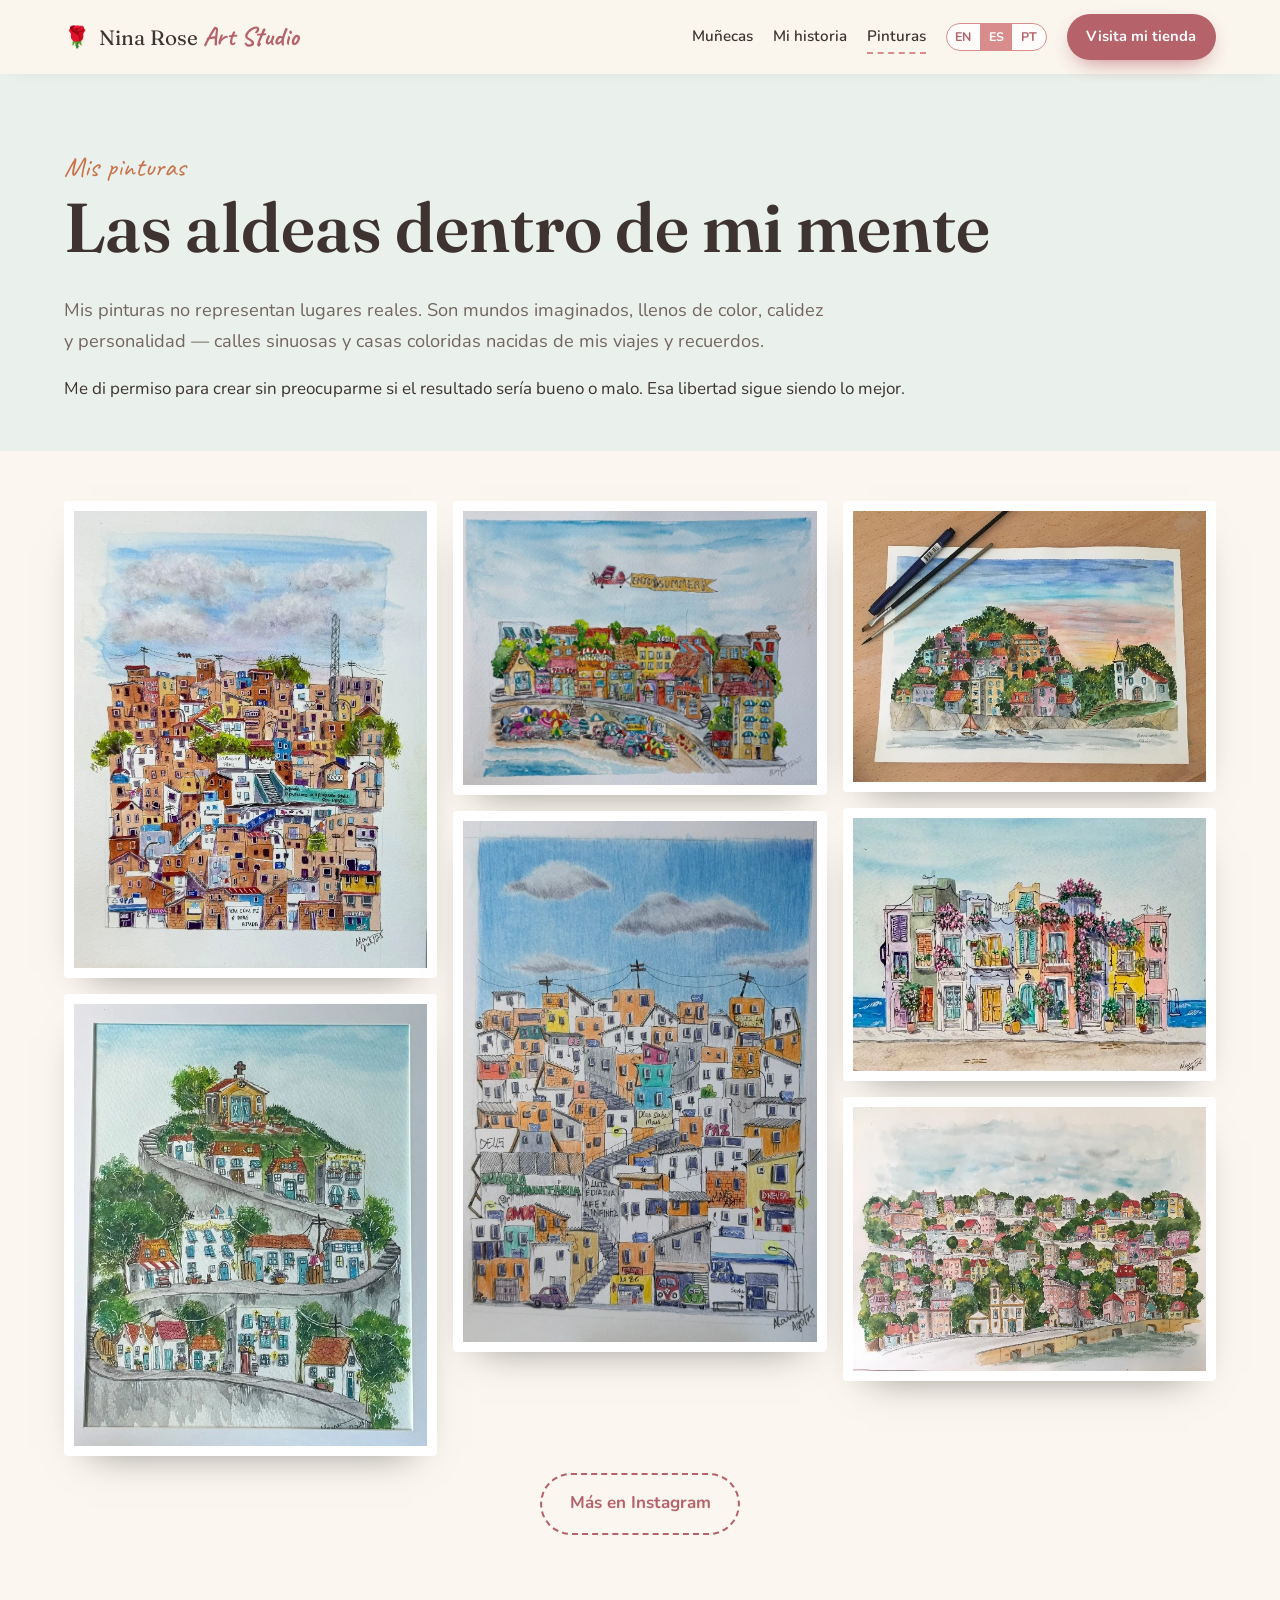
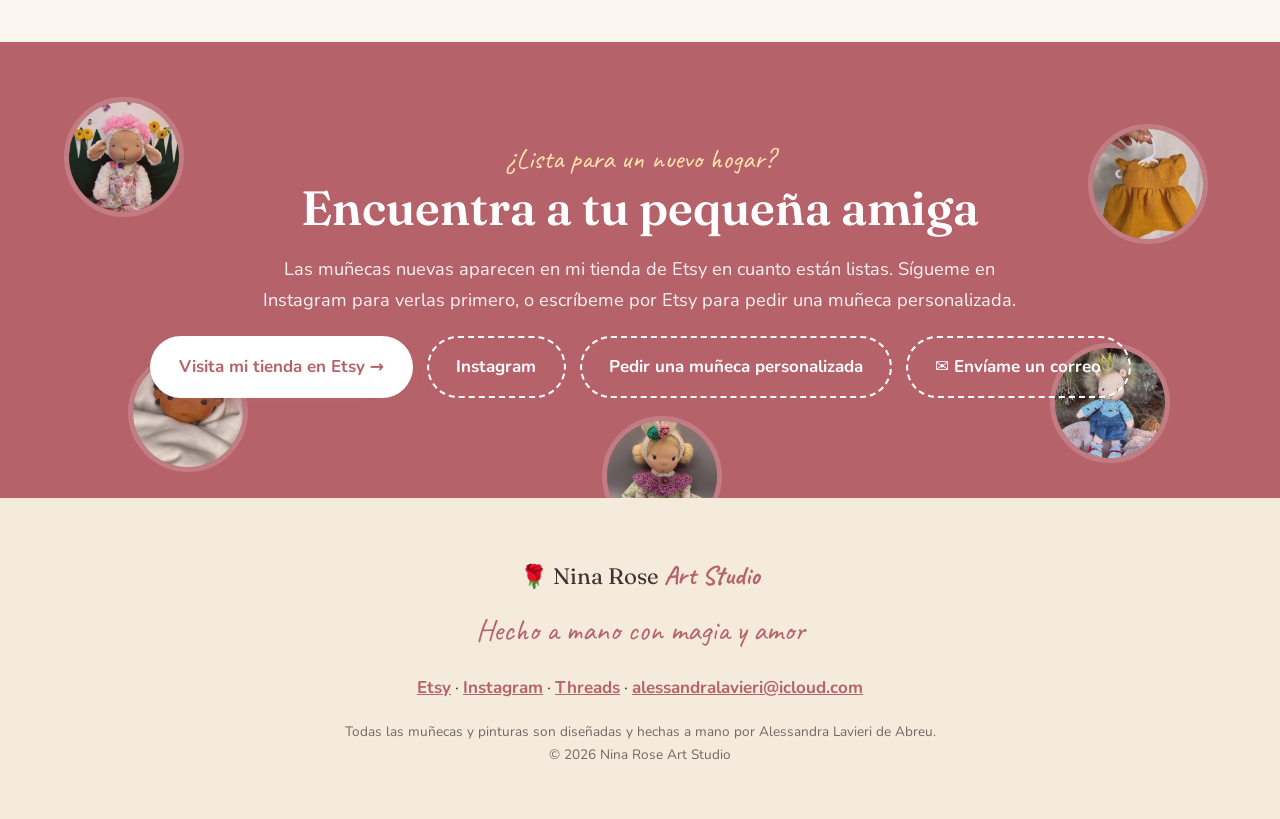
<file: es/paintings/index.html>
<!DOCTYPE html>
<html lang="es">
<head>
<meta charset="utf-8">
<meta name="viewport" content="width=device-width, initial-scale=1">
<title>Las aldeas dentro de mi mente · Pinturas · Nina Rose Art Studio</title>
<meta name="description" content="Acuarelas y pasteles de aldeas imaginarias, flores y jardines de Alessandra Lavieri.">
<link rel="canonical" href="https://ninaroseartstudio.com/es/paintings/">
<link rel="alternate" hreflang="en-US" href="https://ninaroseartstudio.com/paintings/">
<link rel="alternate" hreflang="es" href="https://ninaroseartstudio.com/es/paintings/">
<link rel="alternate" hreflang="pt-BR" href="https://ninaroseartstudio.com/pt/paintings/">
<link rel="alternate" hreflang="x-default" href="https://ninaroseartstudio.com/paintings/">
<meta property="og:type" content="website"><meta property="og:site_name" content="Nina Rose Art Studio">
<meta property="og:title" content="Las aldeas dentro de mi mente · Pinturas · Nina Rose Art Studio"><meta property="og:description" content="Acuarelas y pasteles de aldeas imaginarias, flores y jardines de Alessandra Lavieri.">
<meta property="og:url" content="https://ninaroseartstudio.com/es/paintings/"><meta property="og:image" content="https://ninaroseartstudio.com/img/og.jpg">
<meta name="twitter:card" content="summary_large_image">
<meta name="theme-color" content="#B5626A">
<link rel="icon" href="/favicon.svg" type="image/svg+xml">
<link rel="preconnect" href="https://fonts.googleapis.com"><link rel="preconnect" href="https://fonts.gstatic.com" crossorigin>
<link href="https://fonts.googleapis.com/css2?family=Fraunces:ital,opsz,wght@0,9..144,400;0,9..144,600;1,9..144,400&family=Nunito:wght@400;600;700&family=Caveat:wght@500;700&display=swap" rel="stylesheet">
<link rel="stylesheet" href="/assets/site.css?v=3">
<script type="application/ld+json">{"@context": "https://schema.org", "@type": "Organization", "name": "Nina Rose Art Studio", "url": "https://ninaroseartstudio.com/", "founder": {"@type": "Person", "name": "Alessandra Lavieri de Abreu"}, "sameAs": ["https://www.etsy.com/shop/NinaRoseArts", "https://www.instagram.com/ninarose_artstudio/", "https://www.threads.com/@ninarose_artstudio"], "email": "alessandralavieri@icloud.com", "description": "Muñecas únicas de inspiración Waldorf, pequeños amigos animales y aldeas en acuarela, hechos a mano por Alessandra Lavieri."}</script>
</head>
<body class="p-paintings">
<nav id="nav" class="solid"><div class="wrap">
<a class="logo" href="/es/"><span class="rose">🌹</span><span>Nina Rose <b>Art Studio</b></span></a>
<button class="burger" aria-label="Menu" onclick="document.body.classList.toggle('menu-open')"><i></i><i></i><i></i></button>
<div class="menu"><a href="/es/dolls/">Muñecas</a><a href="/es/story/">Mi historia</a><a href="/es/paintings/" aria-current=page>Pinturas</a><div class="lang"><a href="/paintings/" hreflang="en-US" class="">EN</a><a href="/es/paintings/" hreflang="es" class="on">ES</a><a href="/pt/paintings/" hreflang="pt-BR" class="">PT</a></div>
<a class="btn primary sm" href="https://www.etsy.com/shop/NinaRoseArts" target="_blank" rel="noopener">Visita mi tienda</a></div>
</div></nav>
<header class="page-head green"><div class="wrap"><span class="kicker">Mis pinturas</span><h1>Las aldeas dentro de mi mente</h1><p class="lead">Mis pinturas no representan lugares reales. Son mundos imaginados, llenos de color, calidez y personalidad — calles sinuosas y casas coloridas nacidas de mis viajes y recuerdos.</p><p>Me di permiso para crear sin preocuparme si el resultado sería bueno o malo. Esa libertad sigue siendo lo mejor.</p></div></header>
<section class="tight"><div class="wrap"><div class="masonry paint"><figure class="rv"><a href="/img/p/w01.webp" data-lb data-cap="Las aldeas dentro de mi mente"><img src="/img/p/w01.webp" alt="Las aldeas dentro de mi mente" loading="lazy"></a></figure><figure class="rv"><a href="/img/p/w02.webp" data-lb data-cap="Las aldeas dentro de mi mente"><img src="/img/p/w02.webp" alt="Las aldeas dentro de mi mente" loading="lazy"></a></figure><figure class="rv"><a href="/img/p/w03.webp" data-lb data-cap="Las aldeas dentro de mi mente"><img src="/img/p/w03.webp" alt="Las aldeas dentro de mi mente" loading="lazy"></a></figure><figure class="rv"><a href="/img/p/w04.webp" data-lb data-cap="Las aldeas dentro de mi mente"><img src="/img/p/w04.webp" alt="Las aldeas dentro de mi mente" loading="lazy"></a></figure><figure class="rv"><a href="/img/p/w05.webp" data-lb data-cap="Las aldeas dentro de mi mente"><img src="/img/p/w05.webp" alt="Las aldeas dentro de mi mente" loading="lazy"></a></figure><figure class="rv"><a href="/img/p/w06.webp" data-lb data-cap="Las aldeas dentro de mi mente"><img src="/img/p/w06.webp" alt="Las aldeas dentro de mi mente" loading="lazy"></a></figure><figure class="rv"><a href="/img/p/w07.webp" data-lb data-cap="Las aldeas dentro de mi mente"><img src="/img/p/w07.webp" alt="Las aldeas dentro de mi mente" loading="lazy"></a></figure></div><p class="center"><a class="btn ghost" href="https://www.instagram.com/ninarose_artstudio/" target="_blank" rel="noopener">Más en Instagram</a></p></div></section>
<section id="adopt"><div class="floaters"><img src="/img/g/096-s.webp" alt="" style="left:5%;top:12%;animation-delay:0.0s" loading="lazy"><img src="/img/g/121-s.webp" alt="" style="left:85%;top:18%;animation-delay:-1.3s" loading="lazy"><img src="/img/g/059-s.webp" alt="" style="left:10%;top:68%;animation-delay:-2.6s" loading="lazy"><img src="/img/g/094-s.webp" alt="" style="left:82%;top:66%;animation-delay:-3.9000000000000004s" loading="lazy"><img src="/img/g/026-s.webp" alt="" style="left:47%;top:82%;animation-delay:-5.2s" loading="lazy"></div><div class="wrap">
<span class="kicker rv">¿Lista para un nuevo hogar?</span><h2 class="rv">Encuentra a tu pequeña amiga</h2>
<p class="rv lead">Las muñecas nuevas aparecen en mi tienda de Etsy en cuanto están listas. Sígueme en Instagram para verlas primero, o escríbeme por Etsy para pedir una muñeca personalizada.</p>
<div class="ctas rv center"><a class="btn primary" href="https://www.etsy.com/shop/NinaRoseArts" target="_blank" rel="noopener">Visita mi tienda en Etsy →</a>
<a class="btn ghost" href="https://www.instagram.com/ninarose_artstudio/" target="_blank" rel="noopener">Instagram</a>
<a class="btn ghost" href="https://www.etsy.com/shop/NinaRoseArts" target="_blank" rel="noopener">Pedir una muñeca personalizada</a>
<a class="btn ghost" href="mailto:alessandralavieri@icloud.com">✉ Envíame un correo</a></div></div></section>
<footer><div class="wrap">
<div class="f-logo">🌹 Nina Rose <b>Art Studio</b></div>
<p class="hand big">Hecho a mano con magia y amor</p>
<p class="f-links"><a href="https://www.etsy.com/shop/NinaRoseArts" target="_blank" rel="noopener">Etsy</a> · <a href="https://www.instagram.com/ninarose_artstudio/" target="_blank" rel="noopener">Instagram</a> · <a href="https://www.threads.com/@ninarose_artstudio" target="_blank" rel="noopener">Threads</a> · <a href="mailto:alessandralavieri@icloud.com">alessandralavieri@icloud.com</a></p>
<p class="small">Todas las muñecas y pinturas son diseñadas y hechas a mano por Alessandra Lavieri de Abreu.<br>© 2026 Nina Rose Art Studio</p>
</div></footer>
<div id="lb" role="dialog" aria-modal="true"><button class="lb-x" aria-label="Cerrar">×</button><button class="lb-p" aria-label="Anterior">‹</button><figure><img alt=""><figcaption></figcaption></figure><button class="lb-n" aria-label="Siguiente">›</button></div>
<script src="/assets/site.js?v=3" defer></script>
</body></html>
</file>
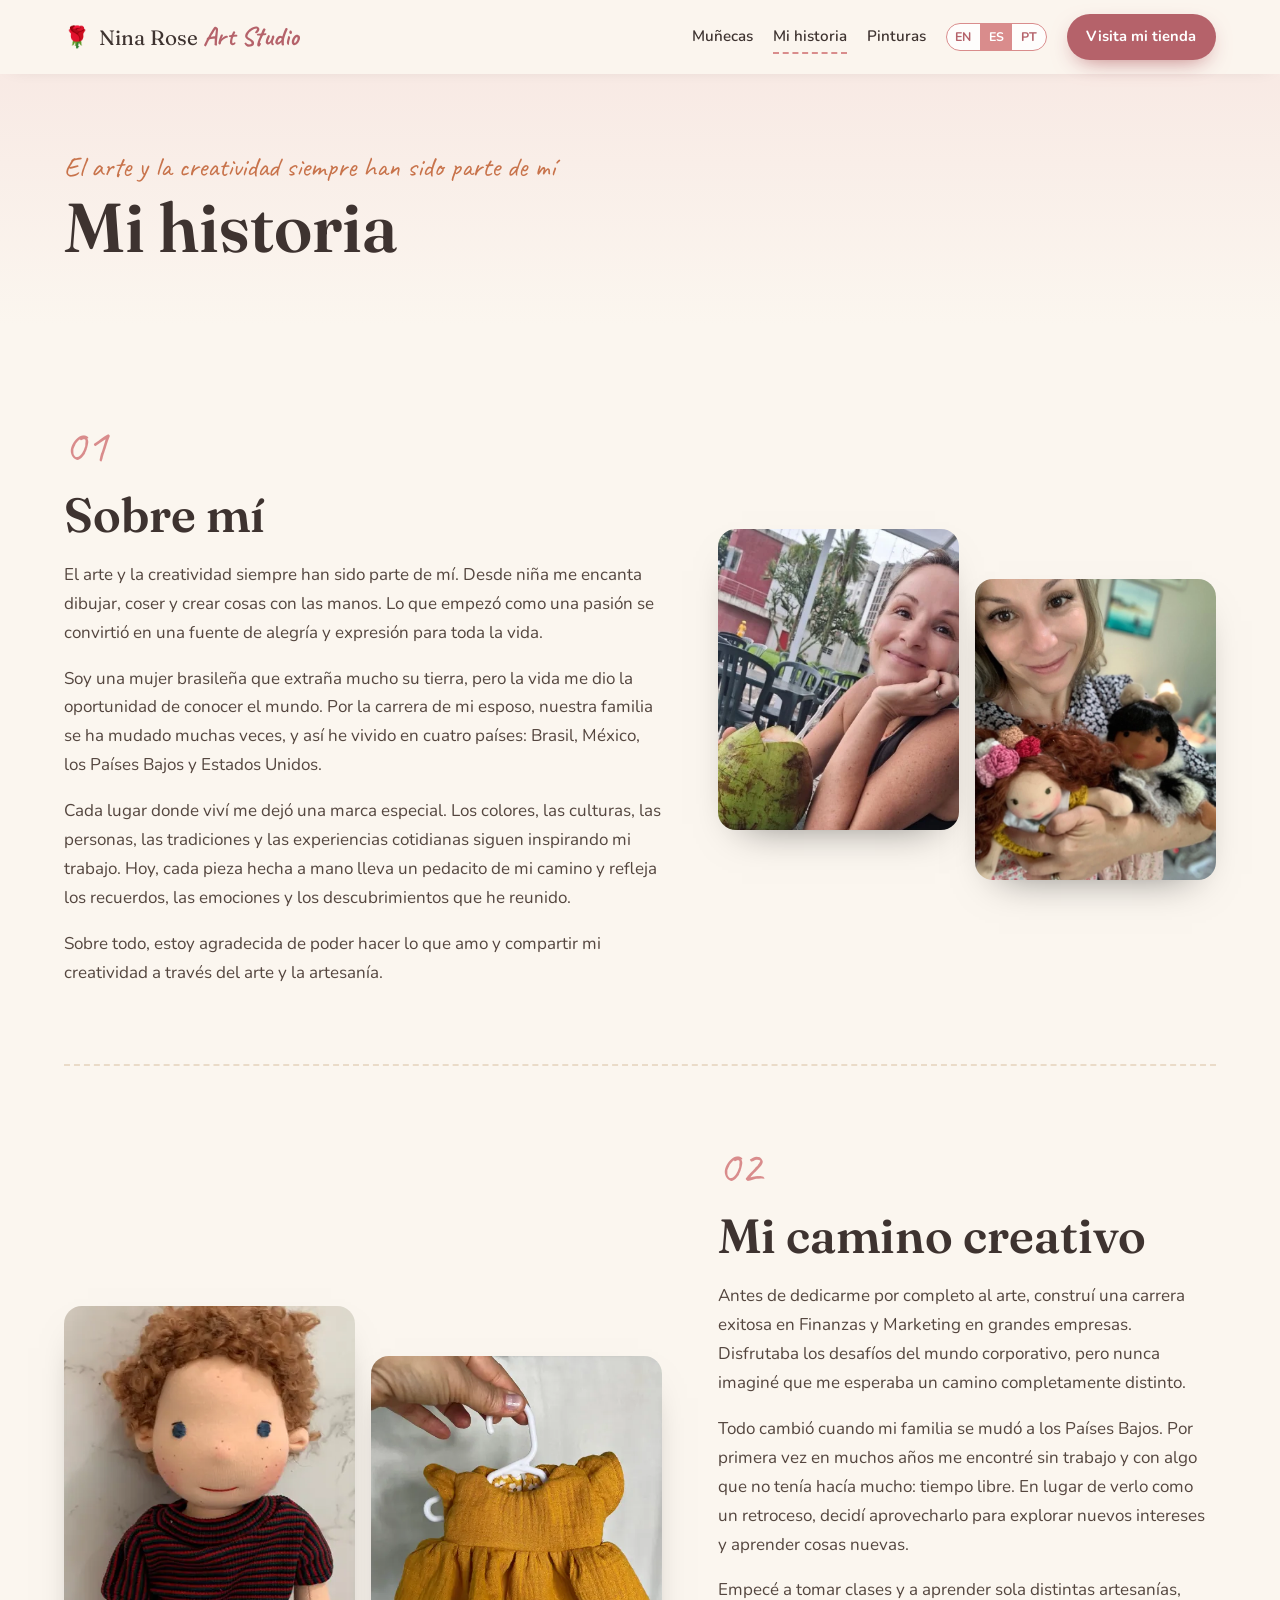
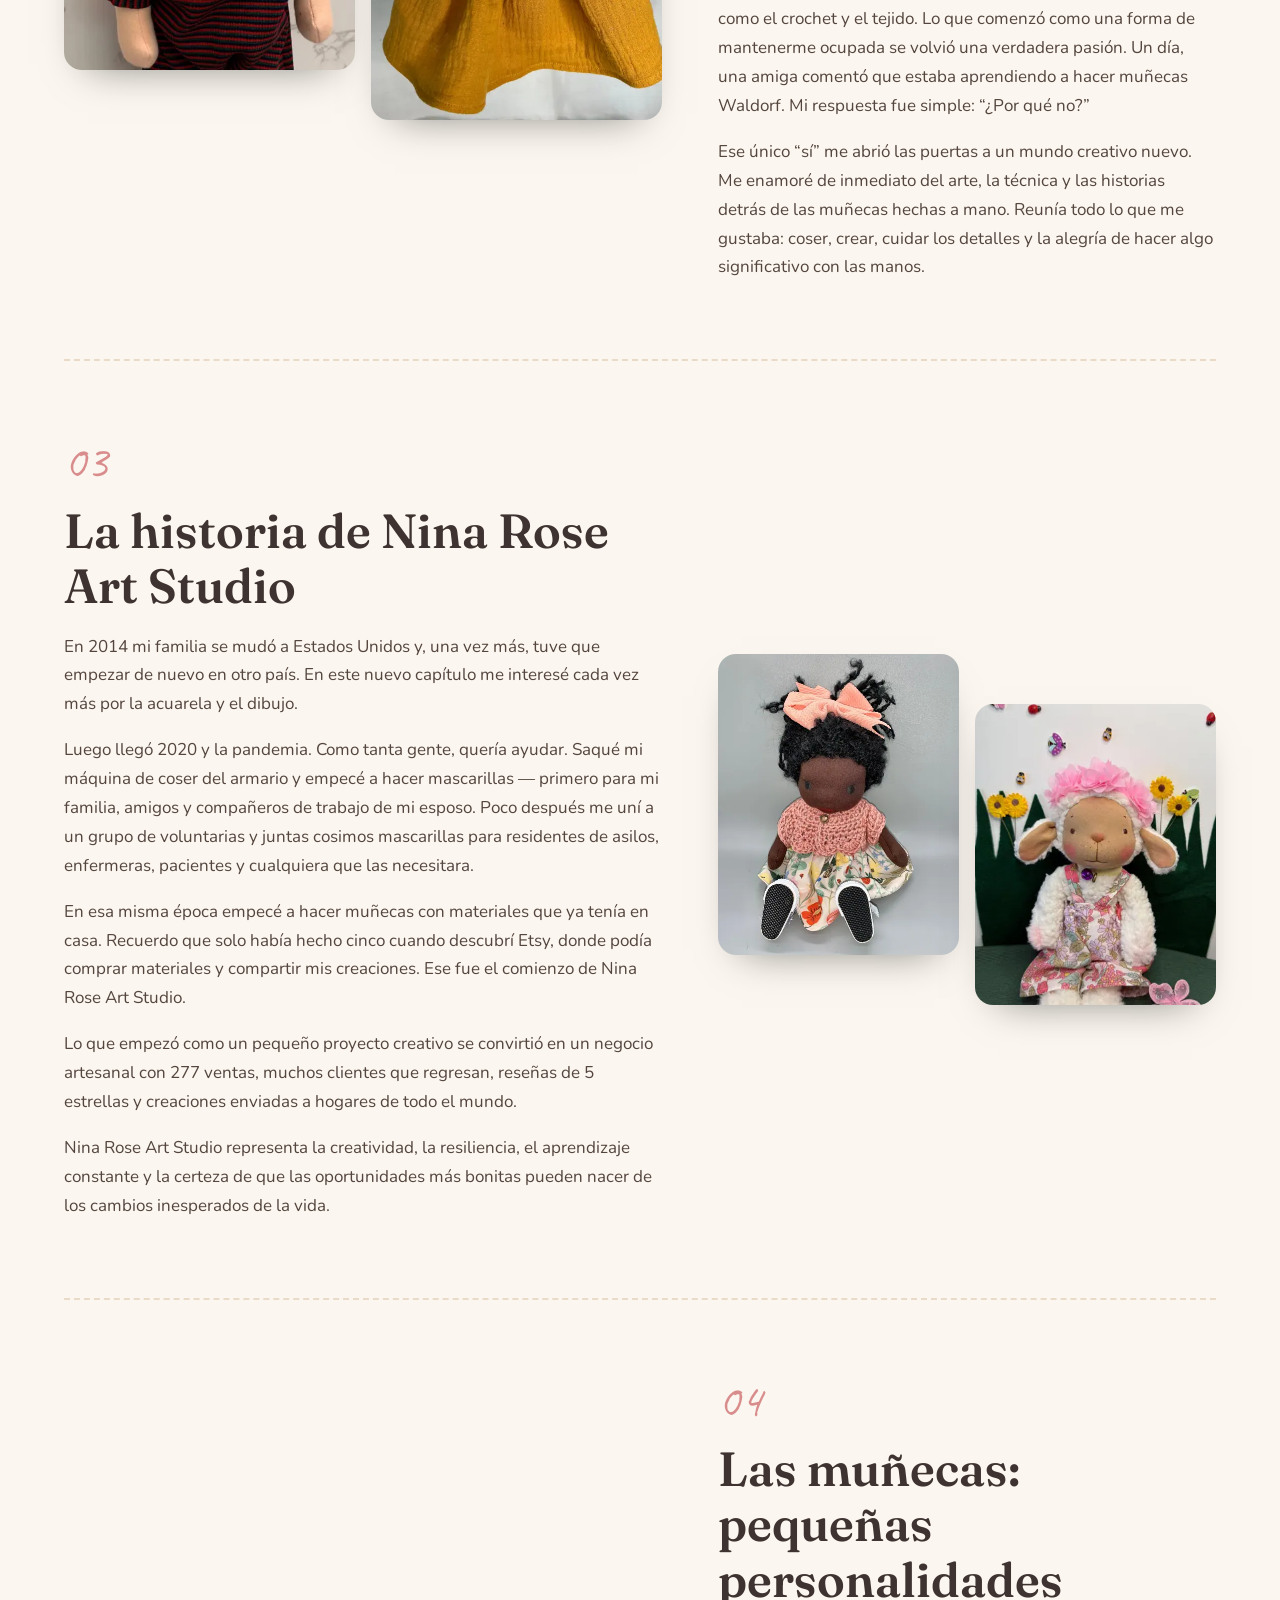
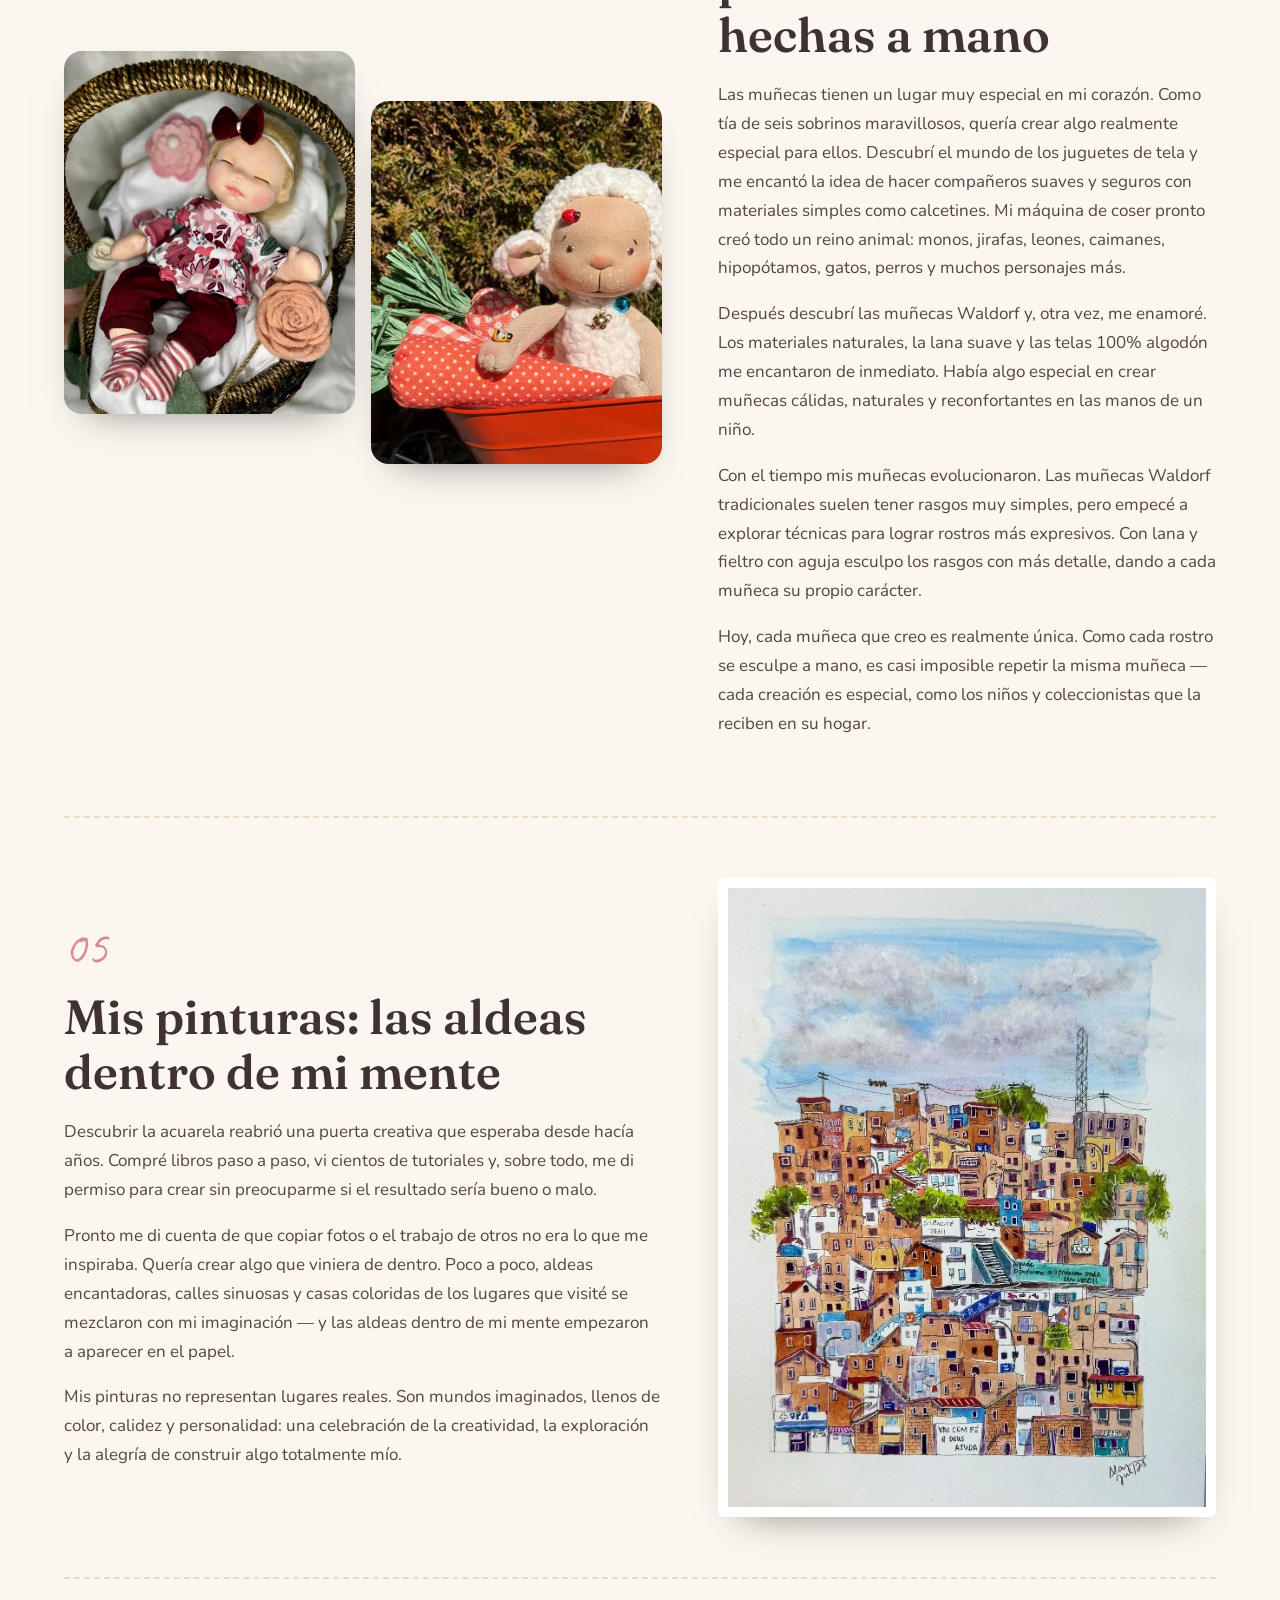
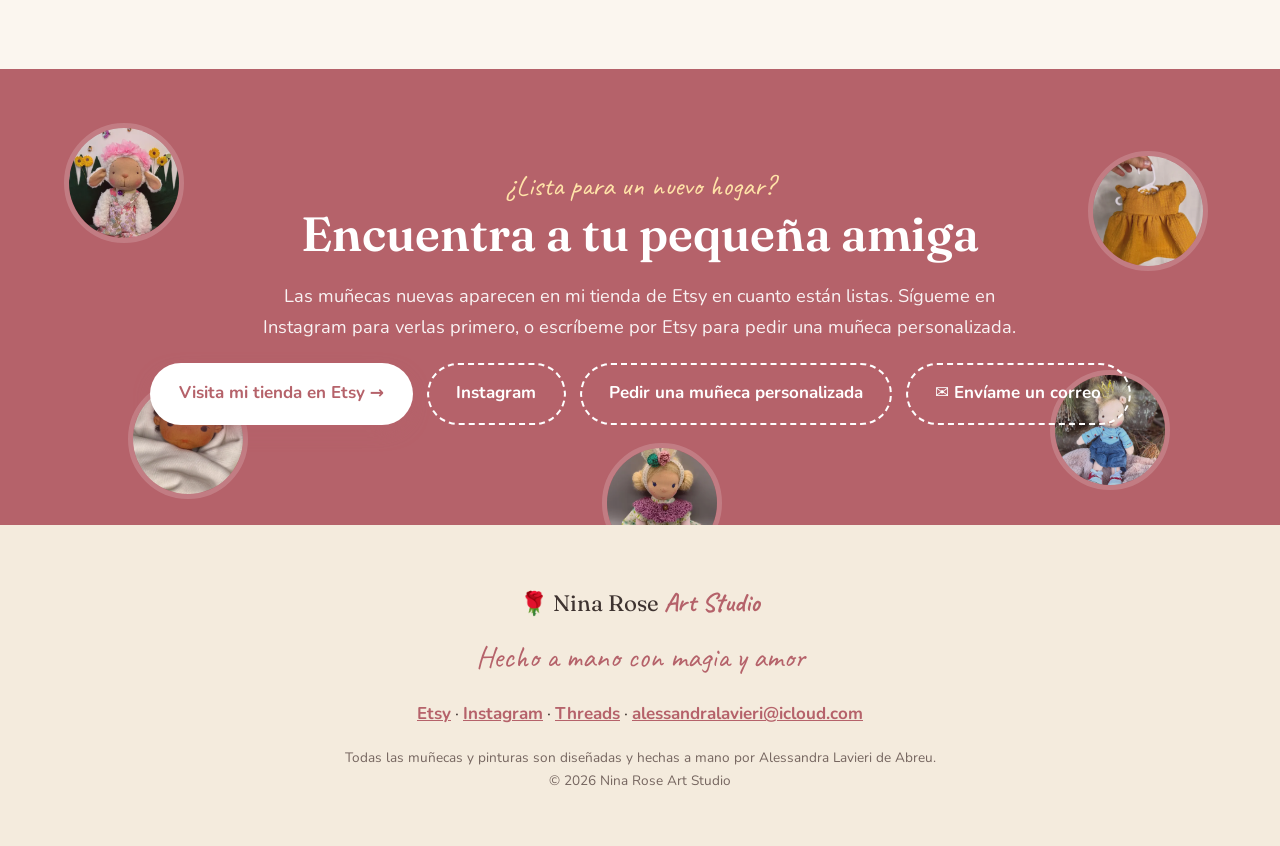
<file: es/story/index.html>
<!DOCTYPE html>
<html lang="es">
<head>
<meta charset="utf-8">
<meta name="viewport" content="width=device-width, initial-scale=1">
<title>Mi historia · Nina Rose Art Studio</title>
<meta name="description" content="Cómo una artista brasileña que vivió en cuatro países empezó a hacer muñecas con un simple “¿Por qué no?”.">
<link rel="canonical" href="https://ninaroseartstudio.com/es/story/">
<link rel="alternate" hreflang="en-US" href="https://ninaroseartstudio.com/story/">
<link rel="alternate" hreflang="es" href="https://ninaroseartstudio.com/es/story/">
<link rel="alternate" hreflang="pt-BR" href="https://ninaroseartstudio.com/pt/story/">
<link rel="alternate" hreflang="x-default" href="https://ninaroseartstudio.com/story/">
<meta property="og:type" content="website"><meta property="og:site_name" content="Nina Rose Art Studio">
<meta property="og:title" content="Mi historia · Nina Rose Art Studio"><meta property="og:description" content="Cómo una artista brasileña que vivió en cuatro países empezó a hacer muñecas con un simple “¿Por qué no?”.">
<meta property="og:url" content="https://ninaroseartstudio.com/es/story/"><meta property="og:image" content="https://ninaroseartstudio.com/img/og.jpg">
<meta name="twitter:card" content="summary_large_image">
<meta name="theme-color" content="#B5626A">
<link rel="icon" href="/favicon.svg" type="image/svg+xml">
<link rel="preconnect" href="https://fonts.googleapis.com"><link rel="preconnect" href="https://fonts.gstatic.com" crossorigin>
<link href="https://fonts.googleapis.com/css2?family=Fraunces:ital,opsz,wght@0,9..144,400;0,9..144,600;1,9..144,400&family=Nunito:wght@400;600;700&family=Caveat:wght@500;700&display=swap" rel="stylesheet">
<link rel="stylesheet" href="/assets/site.css?v=3">
<script type="application/ld+json">{"@context": "https://schema.org", "@type": "Organization", "name": "Nina Rose Art Studio", "url": "https://ninaroseartstudio.com/", "founder": {"@type": "Person", "name": "Alessandra Lavieri de Abreu"}, "sameAs": ["https://www.etsy.com/shop/NinaRoseArts", "https://www.instagram.com/ninarose_artstudio/", "https://www.threads.com/@ninarose_artstudio"], "email": "alessandralavieri@icloud.com", "description": "Muñecas únicas de inspiración Waldorf, pequeños amigos animales y aldeas en acuarela, hechos a mano por Alessandra Lavieri."}</script>
</head>
<body class="p-story">
<nav id="nav" class="solid"><div class="wrap">
<a class="logo" href="/es/"><span class="rose">🌹</span><span>Nina Rose <b>Art Studio</b></span></a>
<button class="burger" aria-label="Menu" onclick="document.body.classList.toggle('menu-open')"><i></i><i></i><i></i></button>
<div class="menu"><a href="/es/dolls/">Muñecas</a><a href="/es/story/" aria-current=page>Mi historia</a><a href="/es/paintings/">Pinturas</a><div class="lang"><a href="/story/" hreflang="en-US" class="">EN</a><a href="/es/story/" hreflang="es" class="on">ES</a><a href="/pt/story/" hreflang="pt-BR" class="">PT</a></div>
<a class="btn primary sm" href="https://www.etsy.com/shop/NinaRoseArts" target="_blank" rel="noopener">Visita mi tienda</a></div>
</div></nav>
<header class="page-head"><div class="wrap"><span class="kicker">El arte y la creatividad siempre han sido parte de mí</span><h1>Mi historia</h1></div></header>
<section class="tight"><div class="wrap"><article class="chapter "><div class="ch-text rv"><span class="num">01</span><h2>Sobre mí</h2><p>El arte y la creatividad siempre han sido parte de mí. Desde niña me encanta dibujar, coser y crear cosas con las manos. Lo que empezó como una pasión se convirtió en una fuente de alegría y expresión para toda la vida.</p><p>Soy una mujer brasileña que extraña mucho su tierra, pero la vida me dio la oportunidad de conocer el mundo. Por la carrera de mi esposo, nuestra familia se ha mudado muchas veces, y así he vivido en cuatro países: Brasil, México, los Países Bajos y Estados Unidos.</p><p>Cada lugar donde viví me dejó una marca especial. Los colores, las culturas, las personas, las tradiciones y las experiencias cotidianas siguen inspirando mi trabajo. Hoy, cada pieza hecha a mano lleva un pedacito de mi camino y refleja los recuerdos, las emociones y los descubrimientos que he reunido.</p><p>Sobre todo, estoy agradecida de poder hacer lo que amo y compartir mi creatividad a través del arte y la artesanía.</p></div><div class="ch-pics rv"><img src="/img/a/a02.webp" alt="Alessandra" loading="lazy" style="object-position:70% 22%"><img src="/img/a/a01.webp" alt="Alessandra" loading="lazy" style="object-position:50% 30%"></div></article><article class="chapter alt"><div class="ch-text rv"><span class="num">02</span><h2>Mi camino creativo</h2><p>Antes de dedicarme por completo al arte, construí una carrera exitosa en Finanzas y Marketing en grandes empresas. Disfrutaba los desafíos del mundo corporativo, pero nunca imaginé que me esperaba un camino completamente distinto.</p><p>Todo cambió cuando mi familia se mudó a los Países Bajos. Por primera vez en muchos años me encontré sin trabajo y con algo que no tenía hacía mucho: tiempo libre. En lugar de verlo como un retroceso, decidí aprovecharlo para explorar nuevos intereses y aprender cosas nuevas.</p><p>Empecé a tomar clases y a aprender sola distintas artesanías, como el crochet y el tejido. Lo que comenzó como una forma de mantenerme ocupada se volvió una verdadera pasión. Un día, una amiga comentó que estaba aprendiendo a hacer muñecas Waldorf. Mi respuesta fue simple: “¿Por qué no?”</p><p>Ese único “sí” me abrió las puertas a un mundo creativo nuevo. Me enamoré de inmediato del arte, la técnica y las historias detrás de las muñecas hechas a mano. Reunía todo lo que me gustaba: coser, crear, cuidar los detalles y la alegría de hacer algo significativo con las manos.</p></div><div class="ch-pics rv"><img src="/img/g/047-s.webp" alt="" loading="lazy"><img src="/img/g/121-s.webp" alt="" loading="lazy"></div></article><article class="chapter "><div class="ch-text rv"><span class="num">03</span><h2>La historia de Nina Rose Art Studio</h2><p>En 2014 mi familia se mudó a Estados Unidos y, una vez más, tuve que empezar de nuevo en otro país. En este nuevo capítulo me interesé cada vez más por la acuarela y el dibujo.</p><p>Luego llegó 2020 y la pandemia. Como tanta gente, quería ayudar. Saqué mi máquina de coser del armario y empecé a hacer mascarillas — primero para mi familia, amigos y compañeros de trabajo de mi esposo. Poco después me uní a un grupo de voluntarias y juntas cosimos mascarillas para residentes de asilos, enfermeras, pacientes y cualquiera que las necesitara.</p><p>En esa misma época empecé a hacer muñecas con materiales que ya tenía en casa. Recuerdo que solo había hecho cinco cuando descubrí Etsy, donde podía comprar materiales y compartir mis creaciones. Ese fue el comienzo de Nina Rose Art Studio.</p><p>Lo que empezó como un pequeño proyecto creativo se convirtió en un negocio artesanal con 277 ventas, muchos clientes que regresan, reseñas de 5 estrellas y creaciones enviadas a hogares de todo el mundo.</p><p>Nina Rose Art Studio representa la creatividad, la resiliencia, el aprendizaje constante y la certeza de que las oportunidades más bonitas pueden nacer de los cambios inesperados de la vida.</p></div><div class="ch-pics rv"><img src="/img/g/028-s.webp" alt="" loading="lazy"><img src="/img/g/096-s.webp" alt="" loading="lazy"></div></article><article class="chapter alt"><div class="ch-text rv"><span class="num">04</span><h2>Las muñecas: pequeñas personalidades hechas a mano</h2><p>Las muñecas tienen un lugar muy especial en mi corazón. Como tía de seis sobrinos maravillosos, quería crear algo realmente especial para ellos. Descubrí el mundo de los juguetes de tela y me encantó la idea de hacer compañeros suaves y seguros con materiales simples como calcetines. Mi máquina de coser pronto creó todo un reino animal: monos, jirafas, leones, caimanes, hipopótamos, gatos, perros y muchos personajes más.</p><p>Después descubrí las muñecas Waldorf y, otra vez, me enamoré. Los materiales naturales, la lana suave y las telas 100% algodón me encantaron de inmediato. Había algo especial en crear muñecas cálidas, naturales y reconfortantes en las manos de un niño.</p><p>Con el tiempo mis muñecas evolucionaron. Las muñecas Waldorf tradicionales suelen tener rasgos muy simples, pero empecé a explorar técnicas para lograr rostros más expresivos. Con lana y fieltro con aguja esculpo los rasgos con más detalle, dando a cada muñeca su propio carácter.</p><p>Hoy, cada muñeca que creo es realmente única. Como cada rostro se esculpe a mano, es casi imposible repetir la misma muñeca — cada creación es especial, como los niños y coleccionistas que la reciben en su hogar.</p></div><div class="ch-pics rv"><img src="/img/g/062-s.webp" alt="" loading="lazy"><img src="/img/g/099-s.webp" alt="" loading="lazy"></div></article><article class="chapter "><div class="ch-text rv"><span class="num">05</span><h2>Mis pinturas: las aldeas dentro de mi mente</h2><p>Descubrir la acuarela reabrió una puerta creativa que esperaba desde hacía años. Compré libros paso a paso, vi cientos de tutoriales y, sobre todo, me di permiso para crear sin preocuparme si el resultado sería bueno o malo.</p><p>Pronto me di cuenta de que copiar fotos o el trabajo de otros no era lo que me inspiraba. Quería crear algo que viniera de dentro. Poco a poco, aldeas encantadoras, calles sinuosas y casas coloridas de los lugares que visité se mezclaron con mi imaginación — y las aldeas dentro de mi mente empezaron a aparecer en el papel.</p><p>Mis pinturas no representan lugares reales. Son mundos imaginados, llenos de color, calidez y personalidad: una celebración de la creatividad, la exploración y la alegría de construir algo totalmente mío.</p></div><div class="ch-pics rv"><img class="one" src="/img/p/w01.webp" alt="" loading="lazy"></div></article></div></section>
<section id="adopt"><div class="floaters"><img src="/img/g/096-s.webp" alt="" style="left:5%;top:12%;animation-delay:0.0s" loading="lazy"><img src="/img/g/121-s.webp" alt="" style="left:85%;top:18%;animation-delay:-1.3s" loading="lazy"><img src="/img/g/059-s.webp" alt="" style="left:10%;top:68%;animation-delay:-2.6s" loading="lazy"><img src="/img/g/094-s.webp" alt="" style="left:82%;top:66%;animation-delay:-3.9000000000000004s" loading="lazy"><img src="/img/g/026-s.webp" alt="" style="left:47%;top:82%;animation-delay:-5.2s" loading="lazy"></div><div class="wrap">
<span class="kicker rv">¿Lista para un nuevo hogar?</span><h2 class="rv">Encuentra a tu pequeña amiga</h2>
<p class="rv lead">Las muñecas nuevas aparecen en mi tienda de Etsy en cuanto están listas. Sígueme en Instagram para verlas primero, o escríbeme por Etsy para pedir una muñeca personalizada.</p>
<div class="ctas rv center"><a class="btn primary" href="https://www.etsy.com/shop/NinaRoseArts" target="_blank" rel="noopener">Visita mi tienda en Etsy →</a>
<a class="btn ghost" href="https://www.instagram.com/ninarose_artstudio/" target="_blank" rel="noopener">Instagram</a>
<a class="btn ghost" href="https://www.etsy.com/shop/NinaRoseArts" target="_blank" rel="noopener">Pedir una muñeca personalizada</a>
<a class="btn ghost" href="mailto:alessandralavieri@icloud.com">✉ Envíame un correo</a></div></div></section>
<footer><div class="wrap">
<div class="f-logo">🌹 Nina Rose <b>Art Studio</b></div>
<p class="hand big">Hecho a mano con magia y amor</p>
<p class="f-links"><a href="https://www.etsy.com/shop/NinaRoseArts" target="_blank" rel="noopener">Etsy</a> · <a href="https://www.instagram.com/ninarose_artstudio/" target="_blank" rel="noopener">Instagram</a> · <a href="https://www.threads.com/@ninarose_artstudio" target="_blank" rel="noopener">Threads</a> · <a href="mailto:alessandralavieri@icloud.com">alessandralavieri@icloud.com</a></p>
<p class="small">Todas las muñecas y pinturas son diseñadas y hechas a mano por Alessandra Lavieri de Abreu.<br>© 2026 Nina Rose Art Studio</p>
</div></footer>
<div id="lb" role="dialog" aria-modal="true"><button class="lb-x" aria-label="Cerrar">×</button><button class="lb-p" aria-label="Anterior">‹</button><figure><img alt=""><figcaption></figcaption></figure><button class="lb-n" aria-label="Siguiente">›</button></div>
<script src="/assets/site.js?v=3" defer></script>
</body></html>
</file>
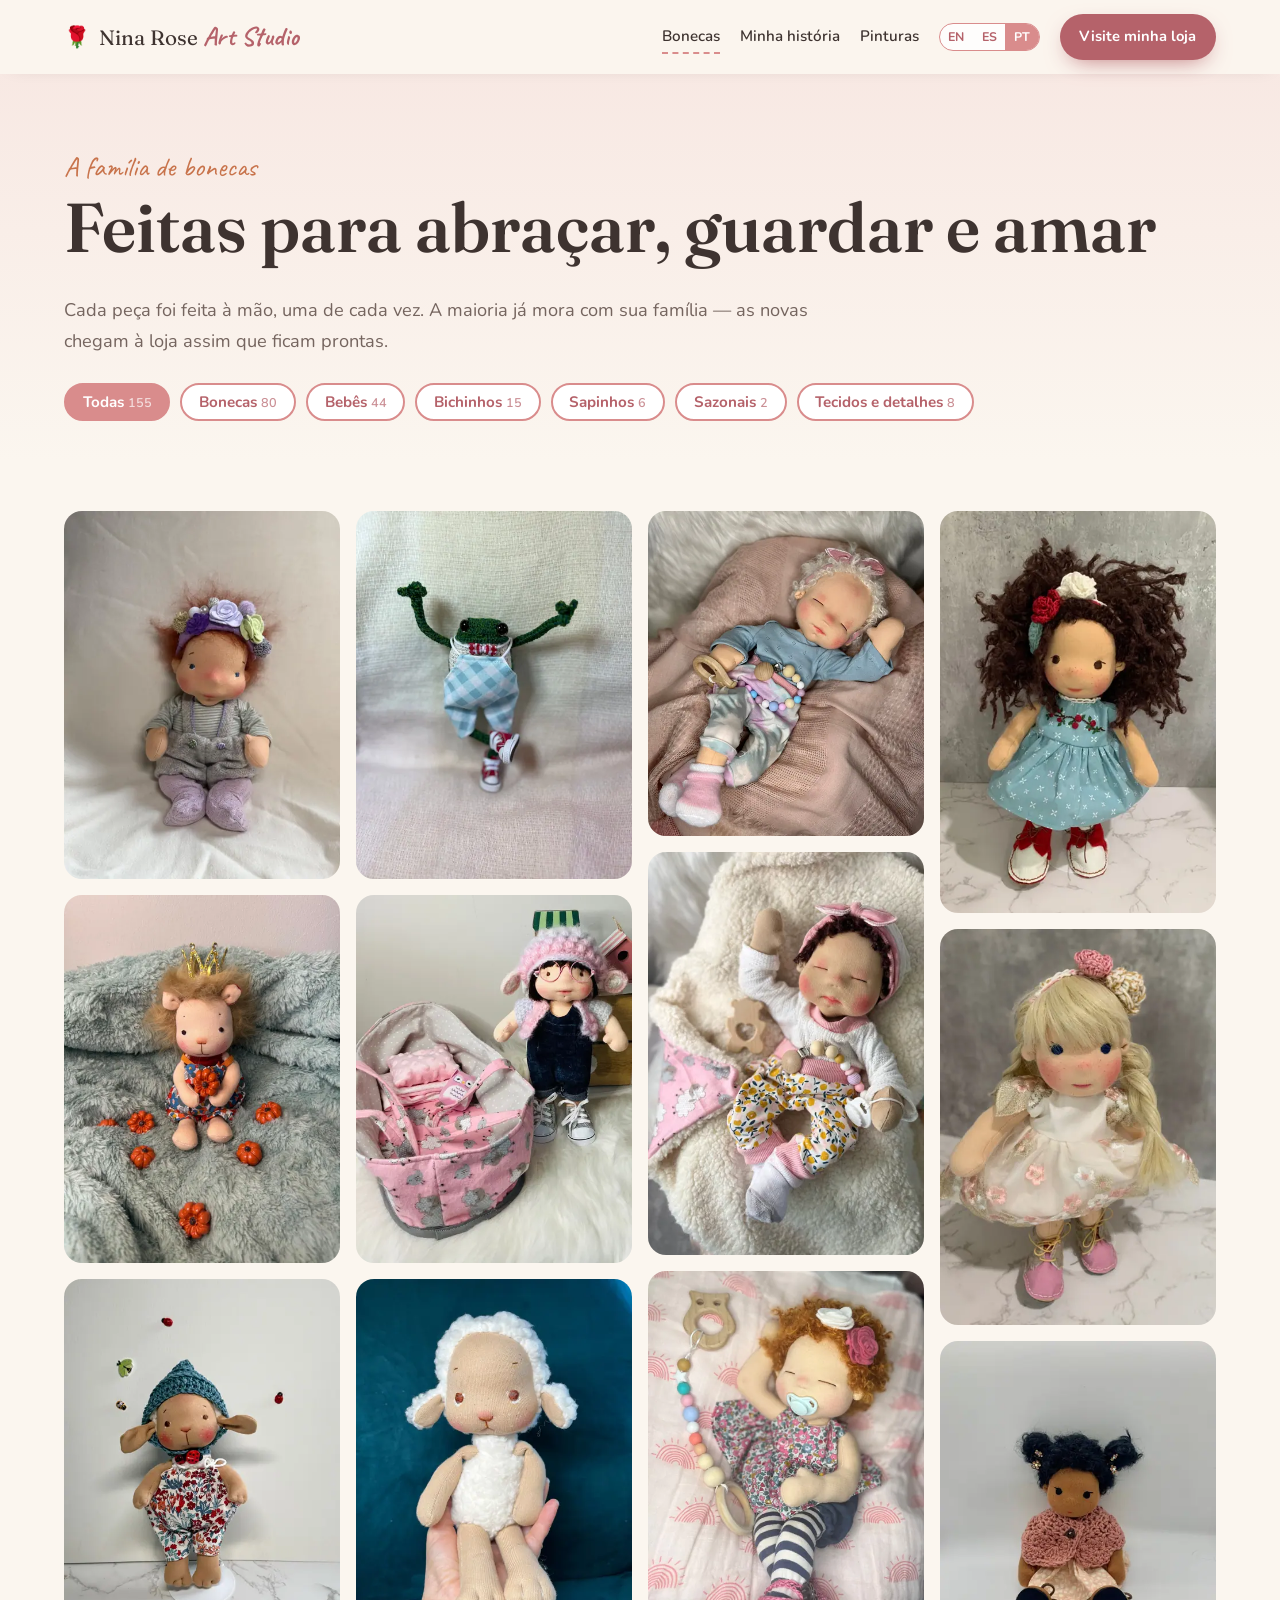
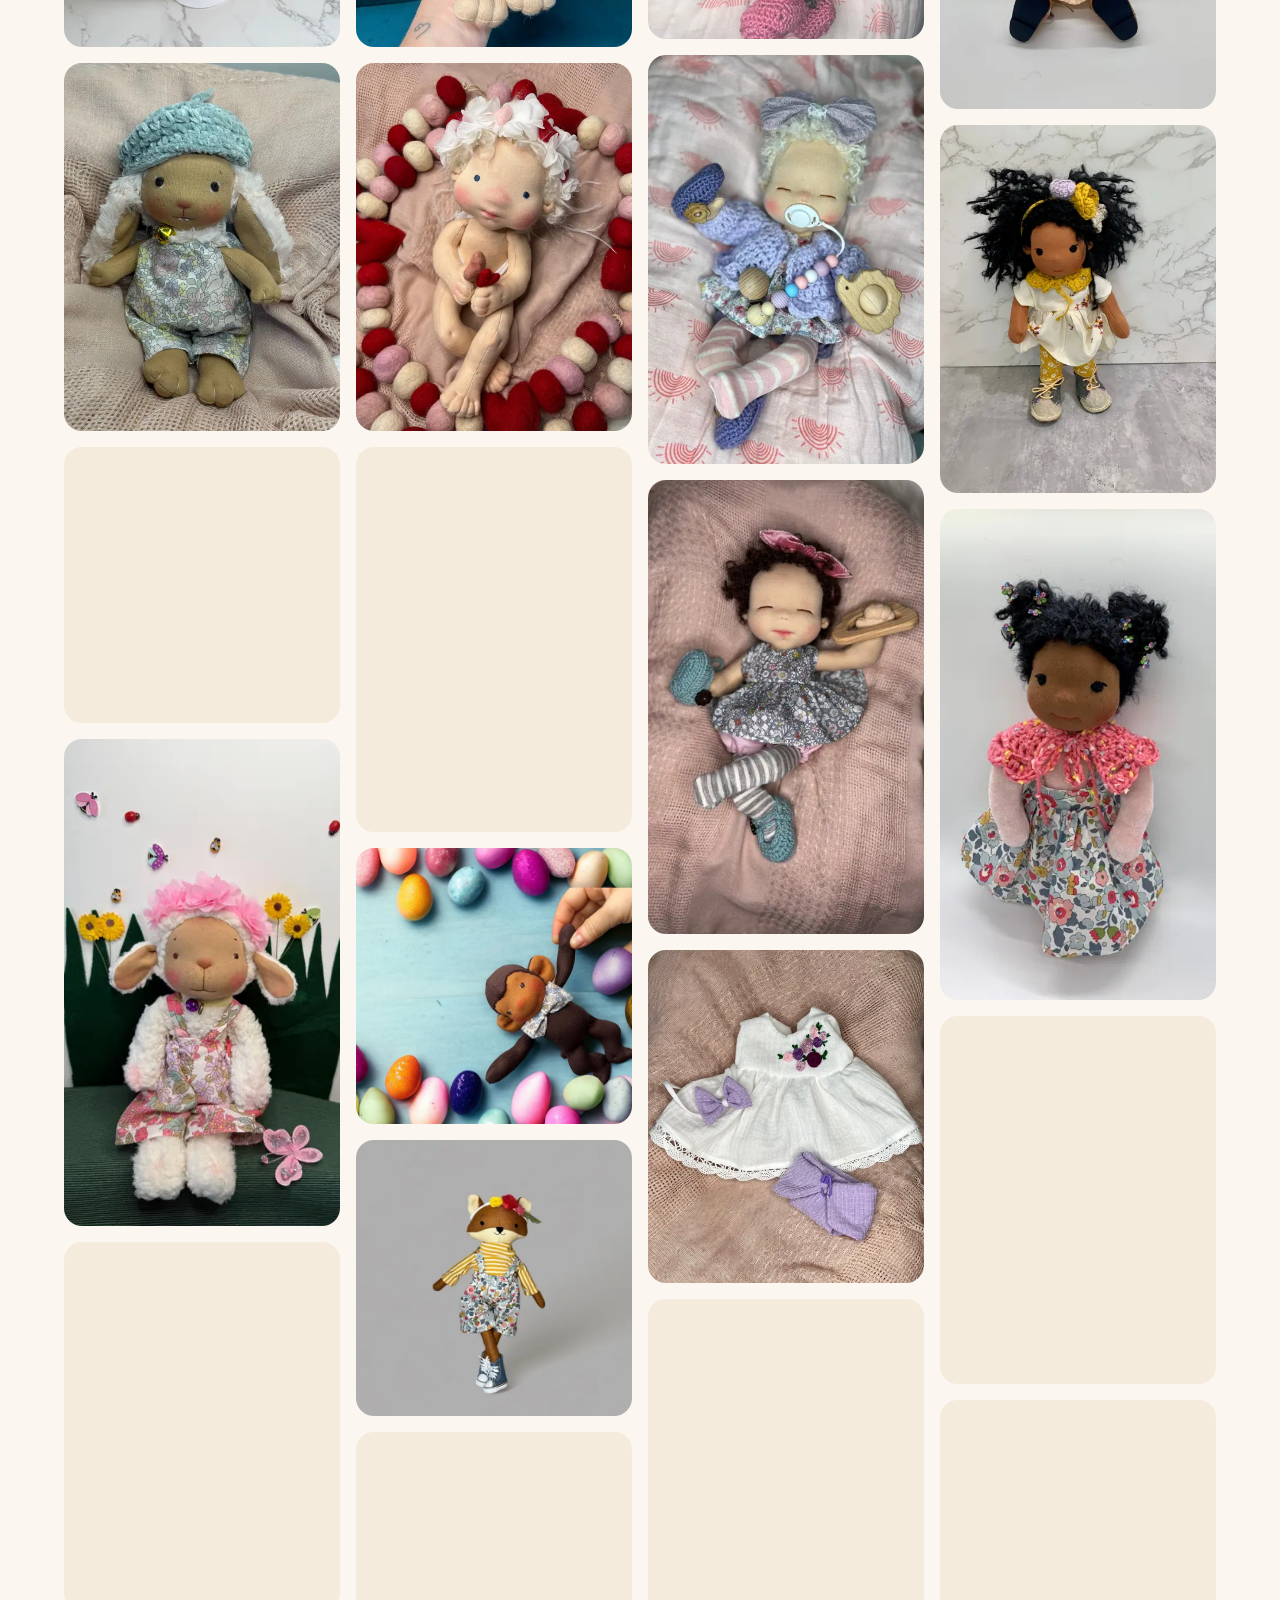
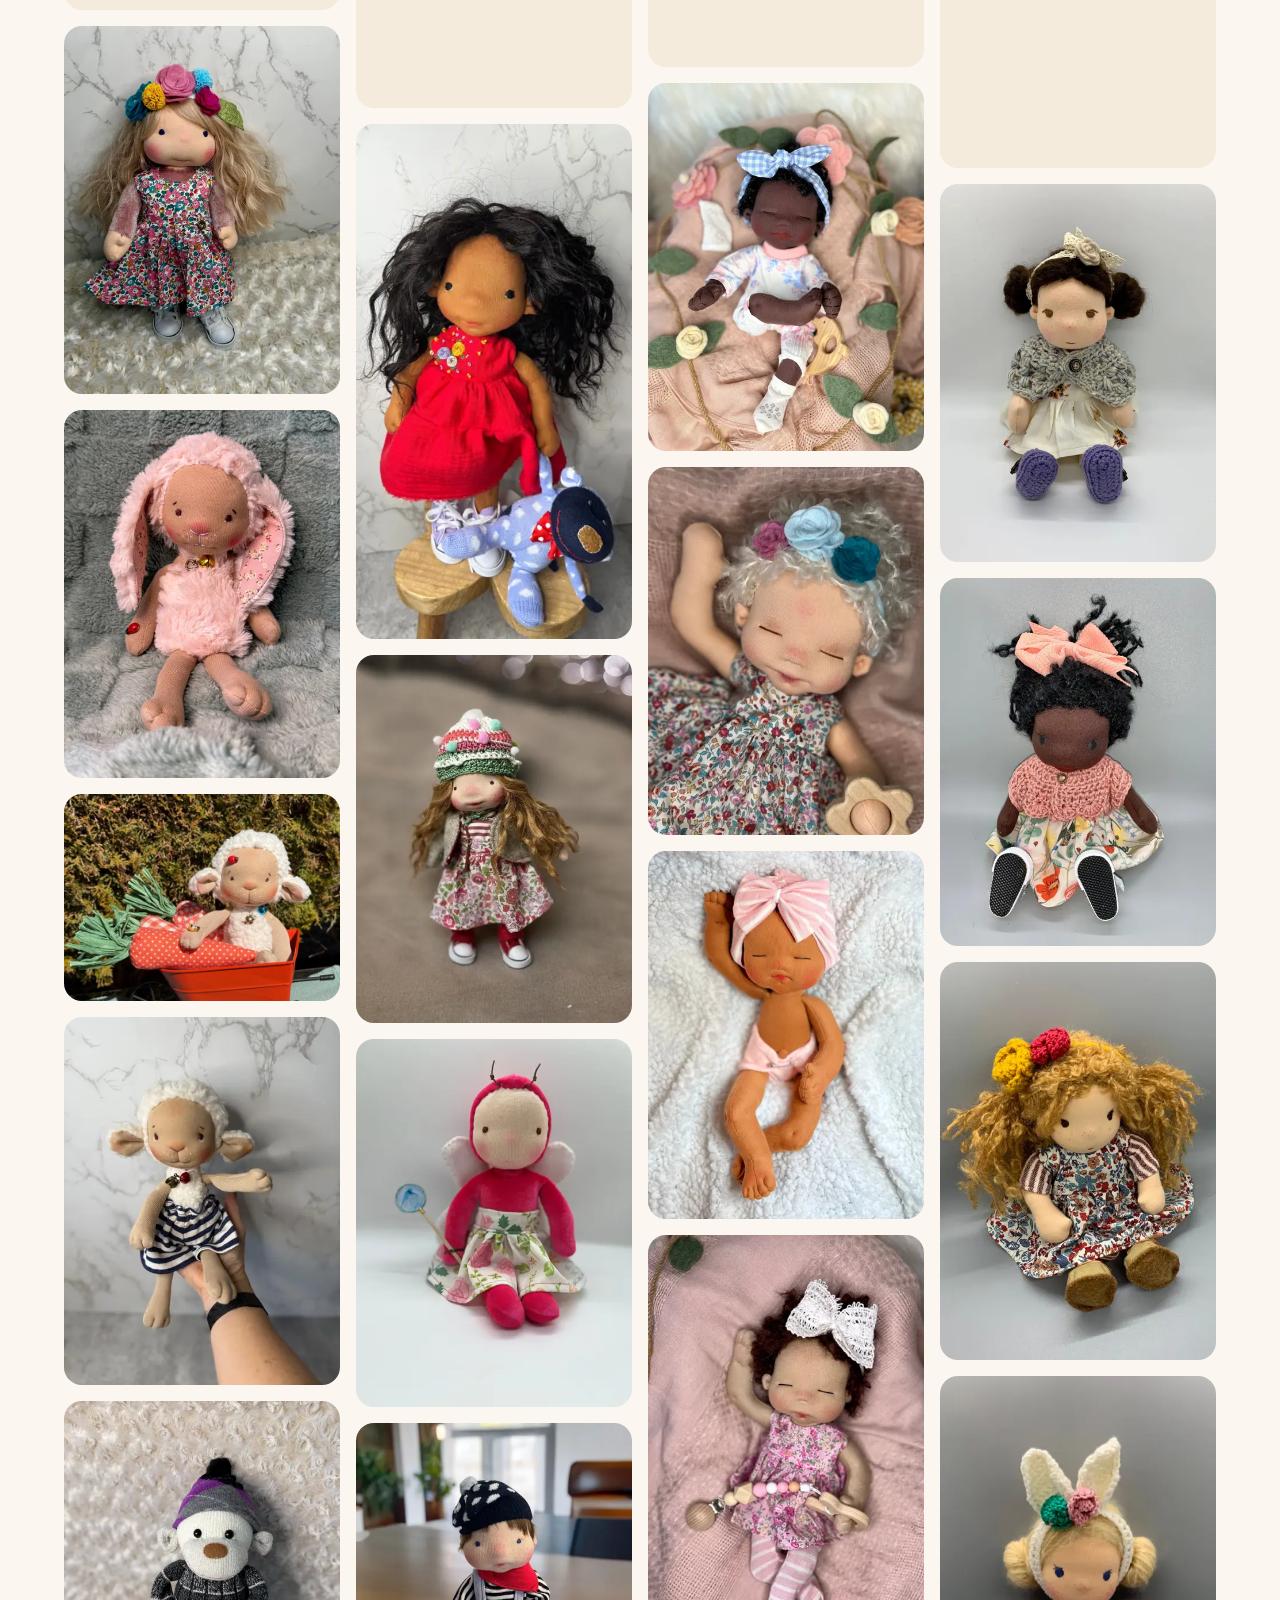
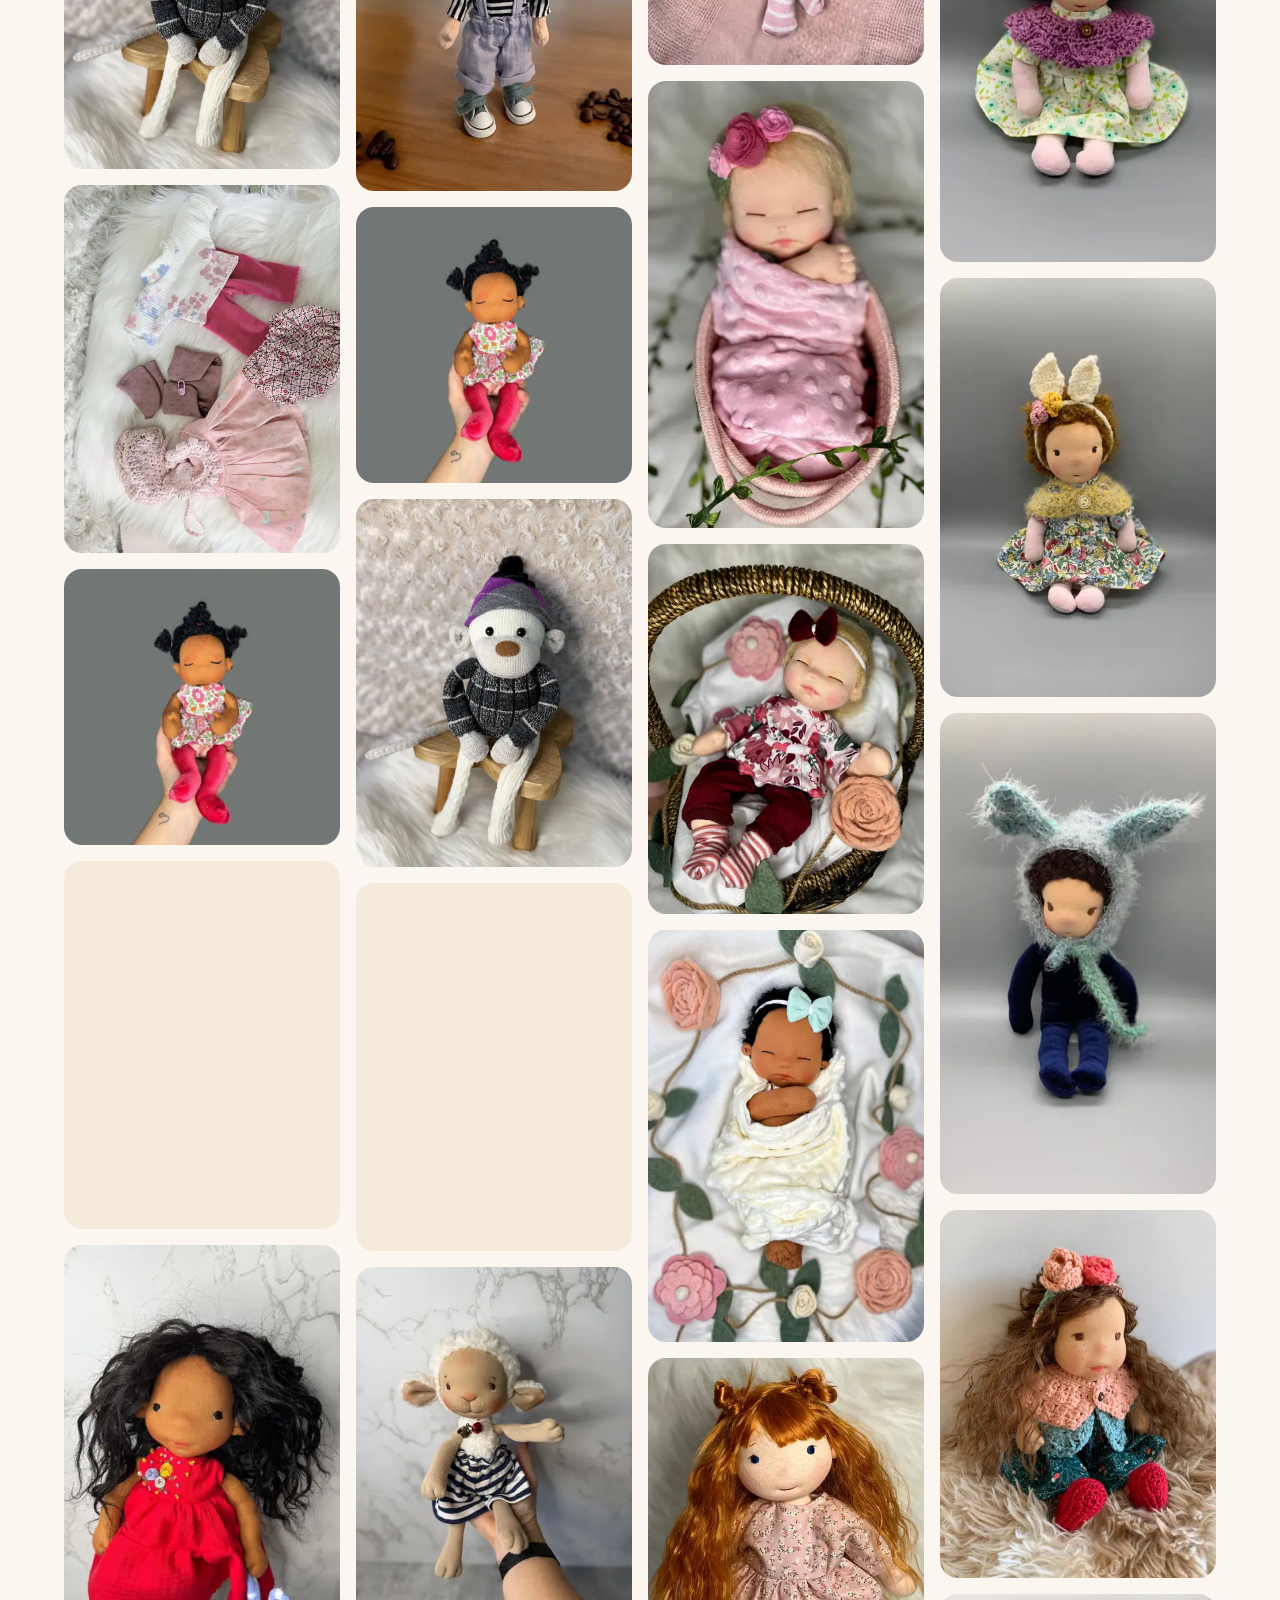
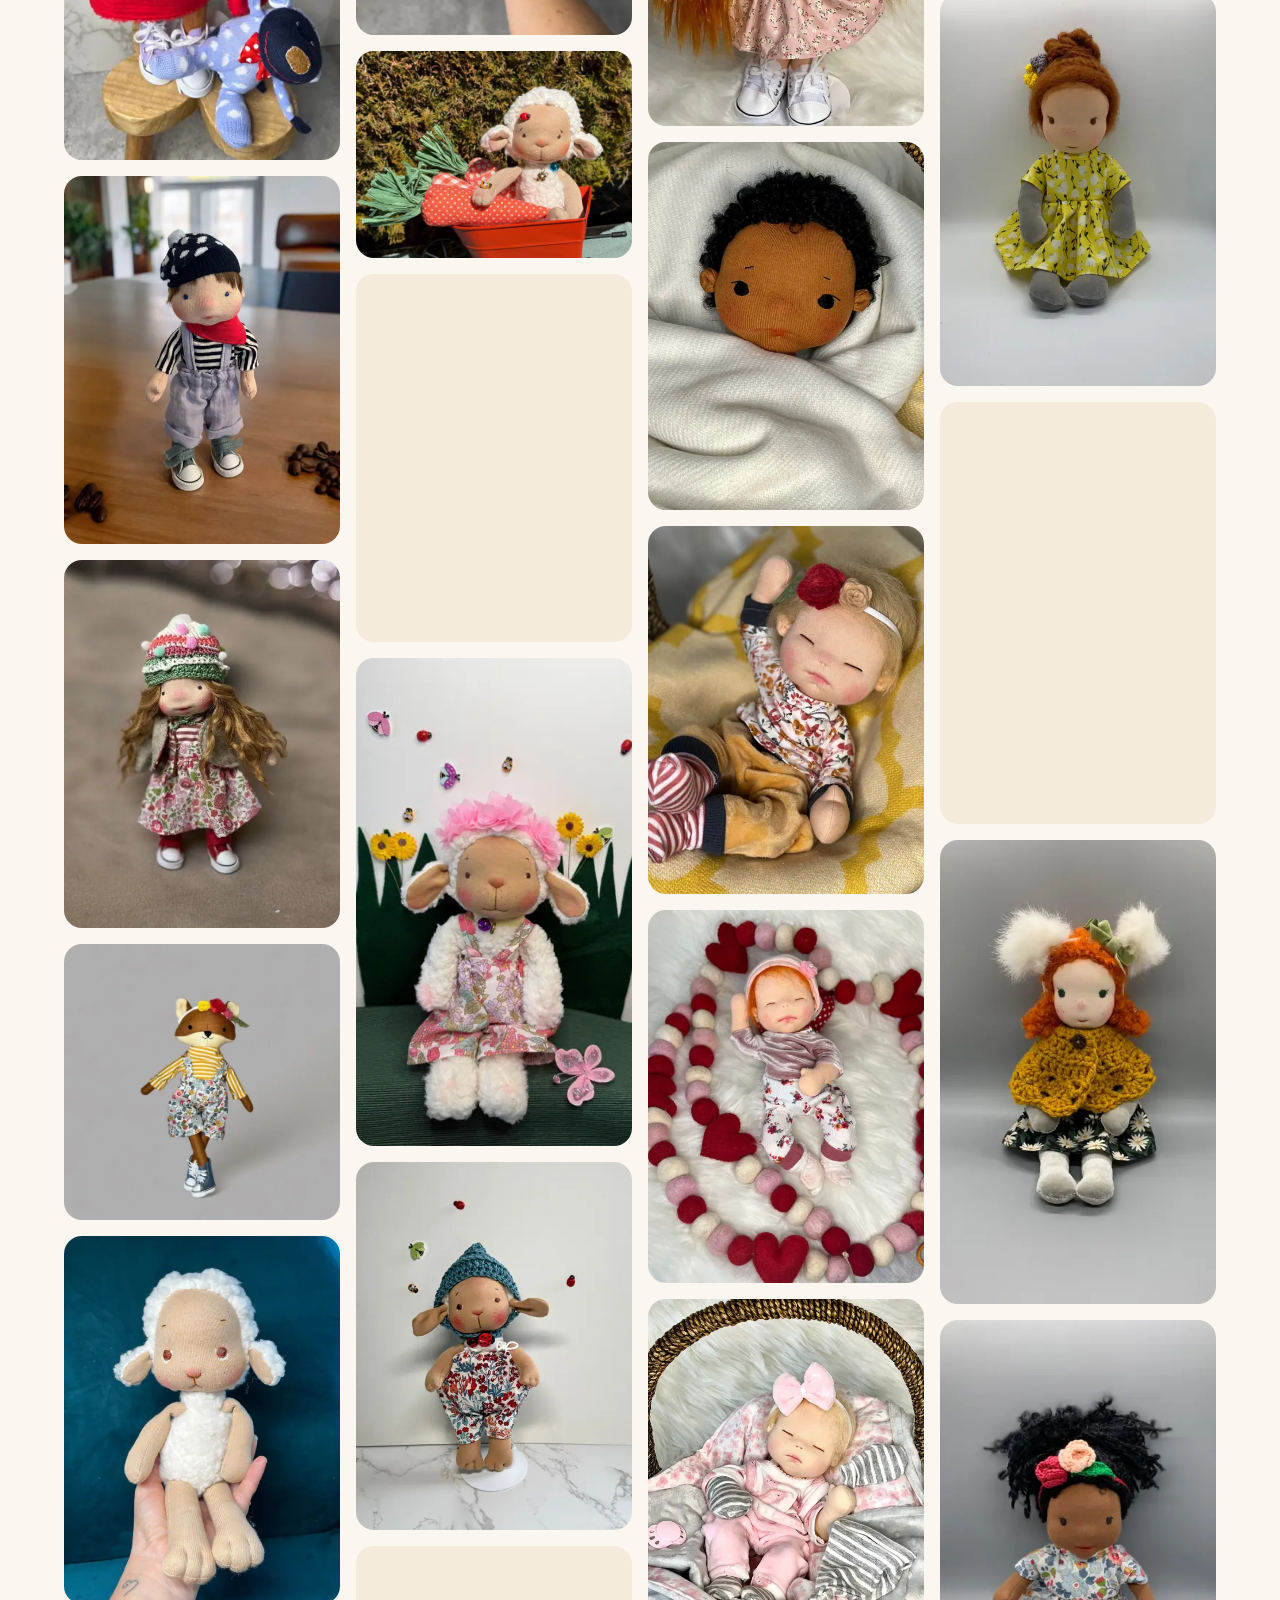
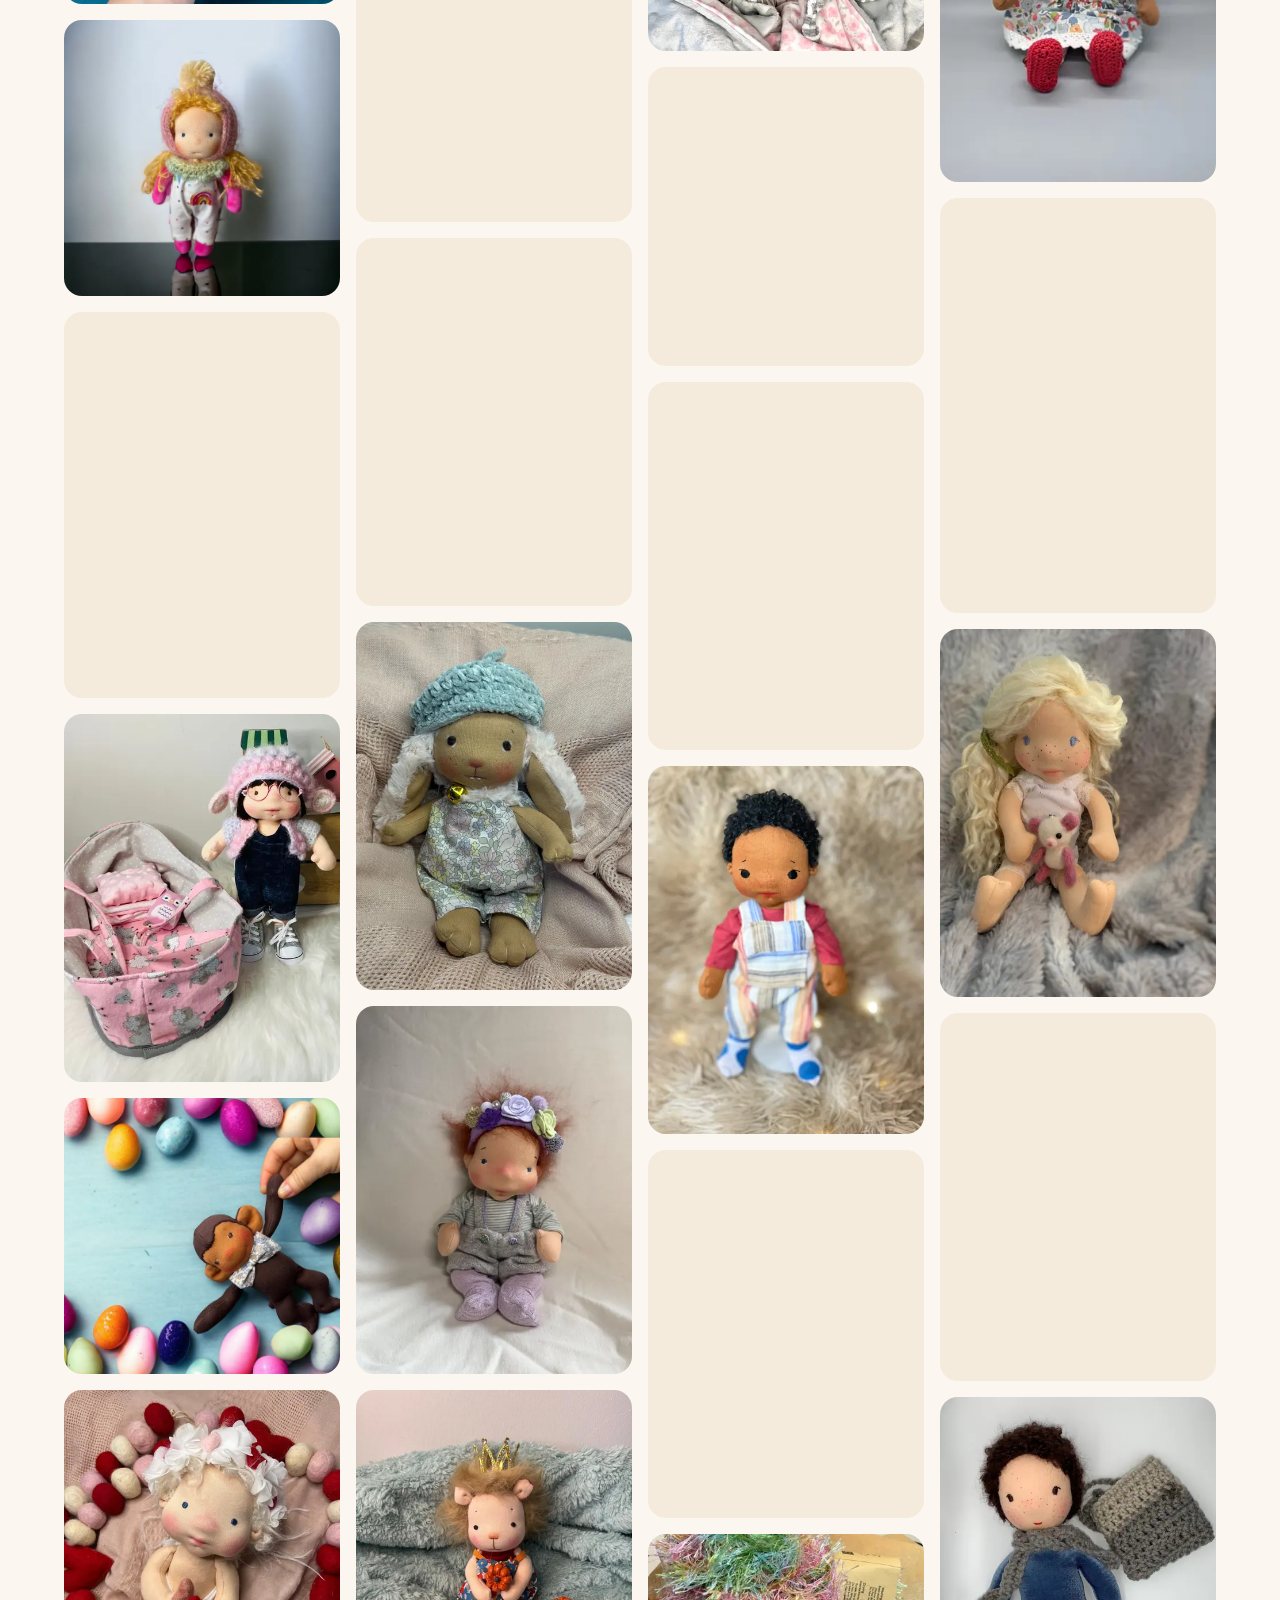
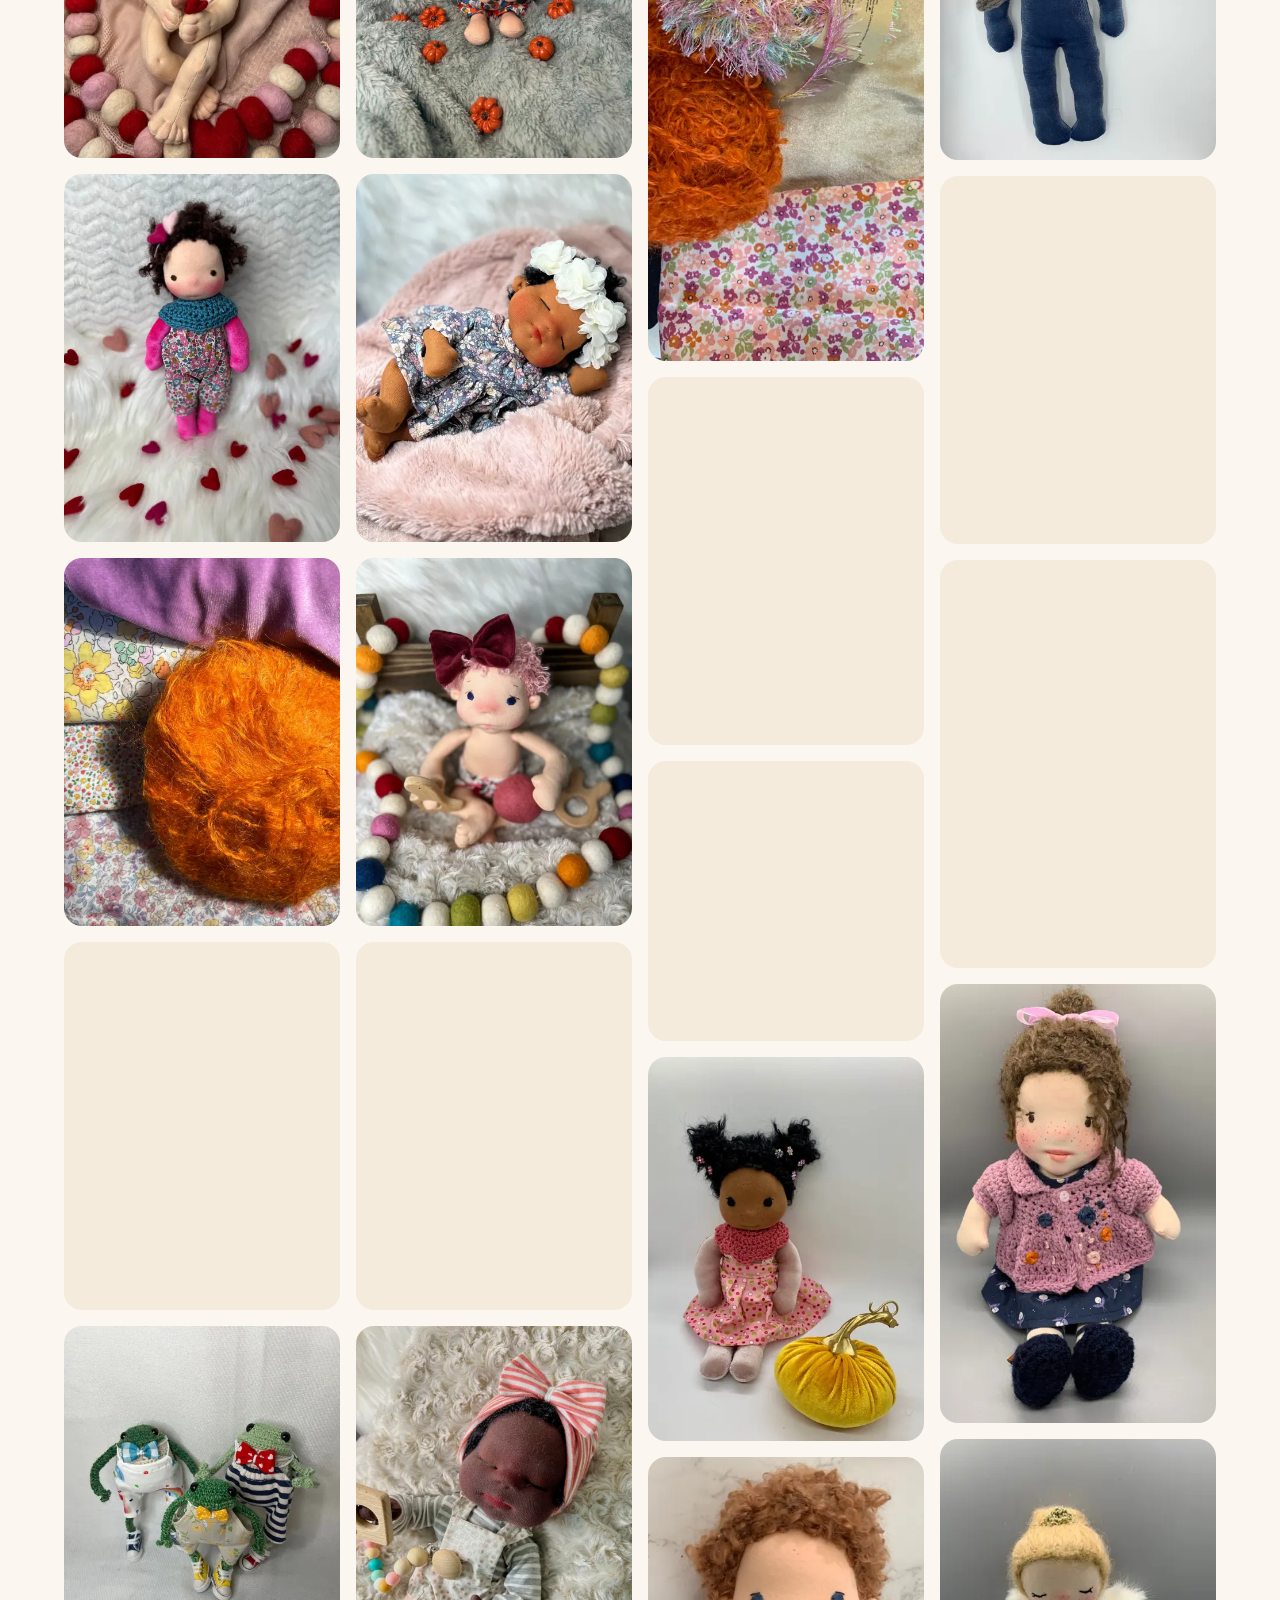
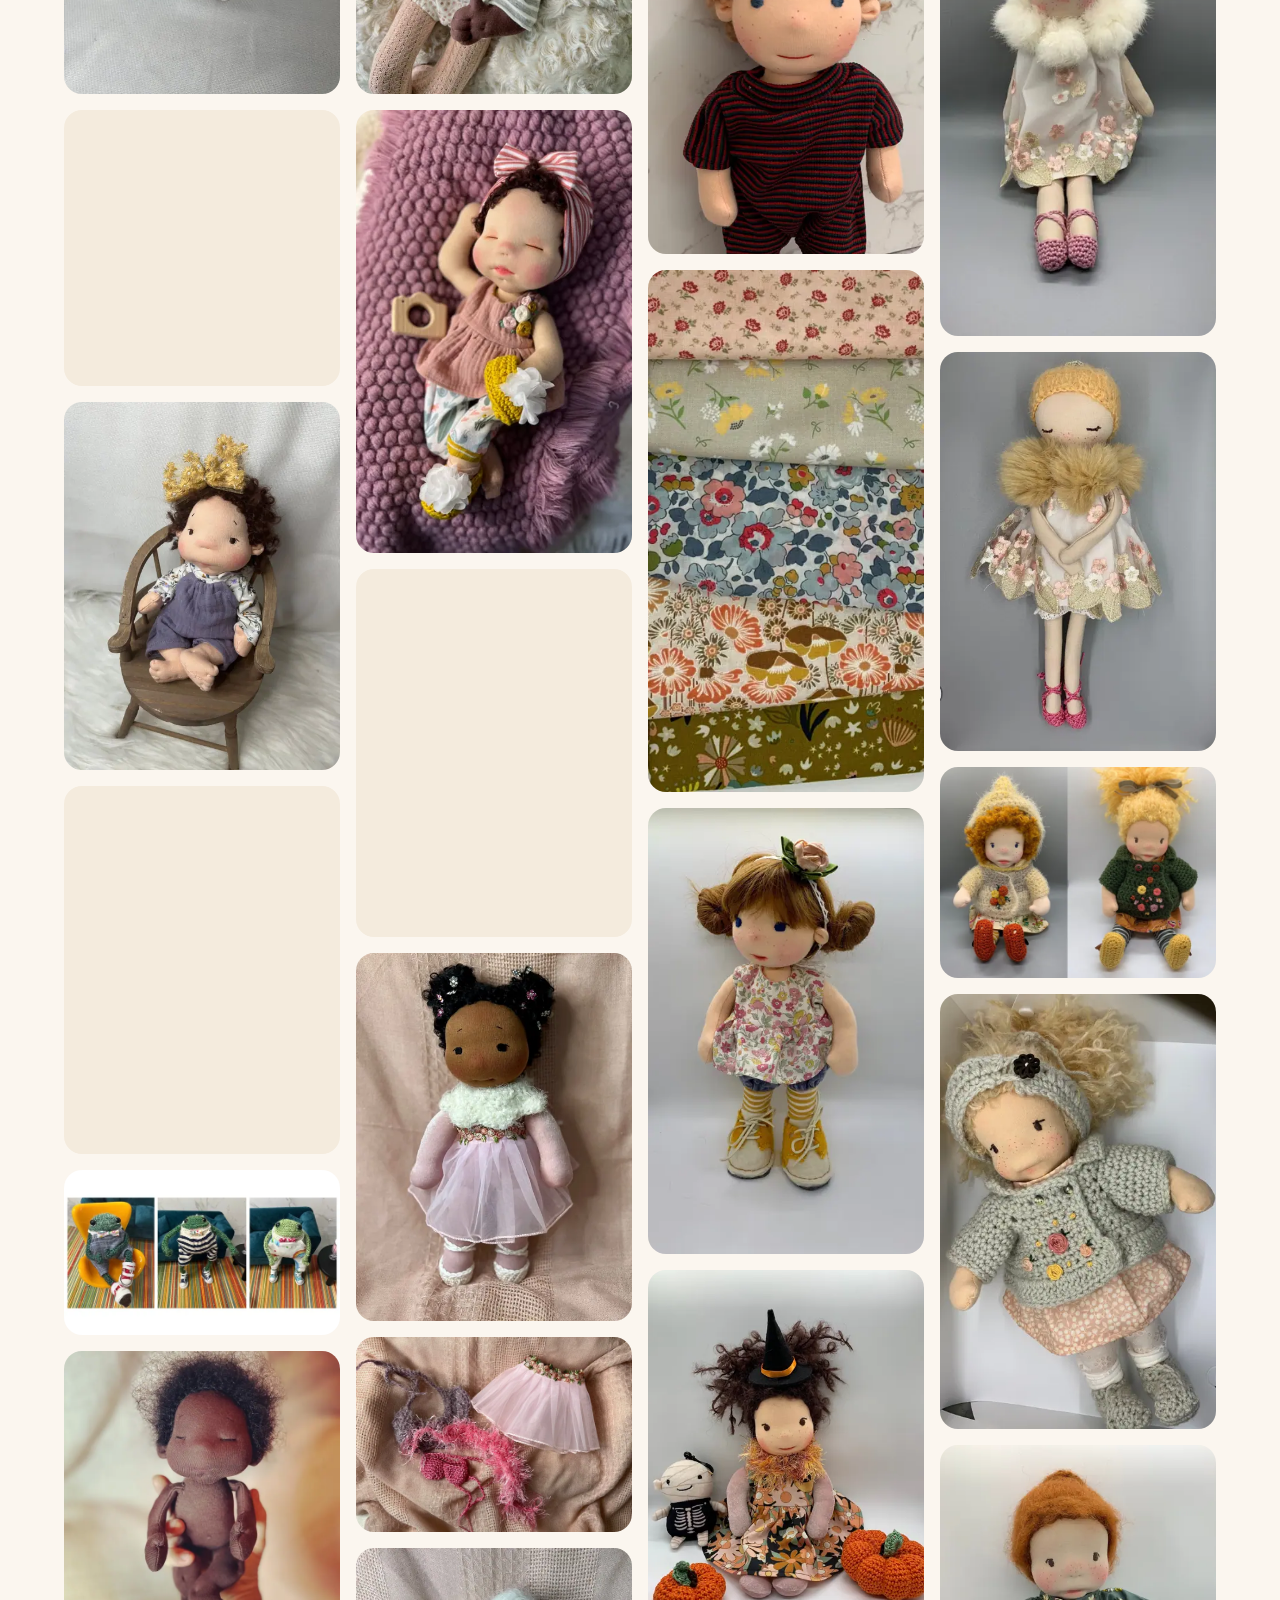
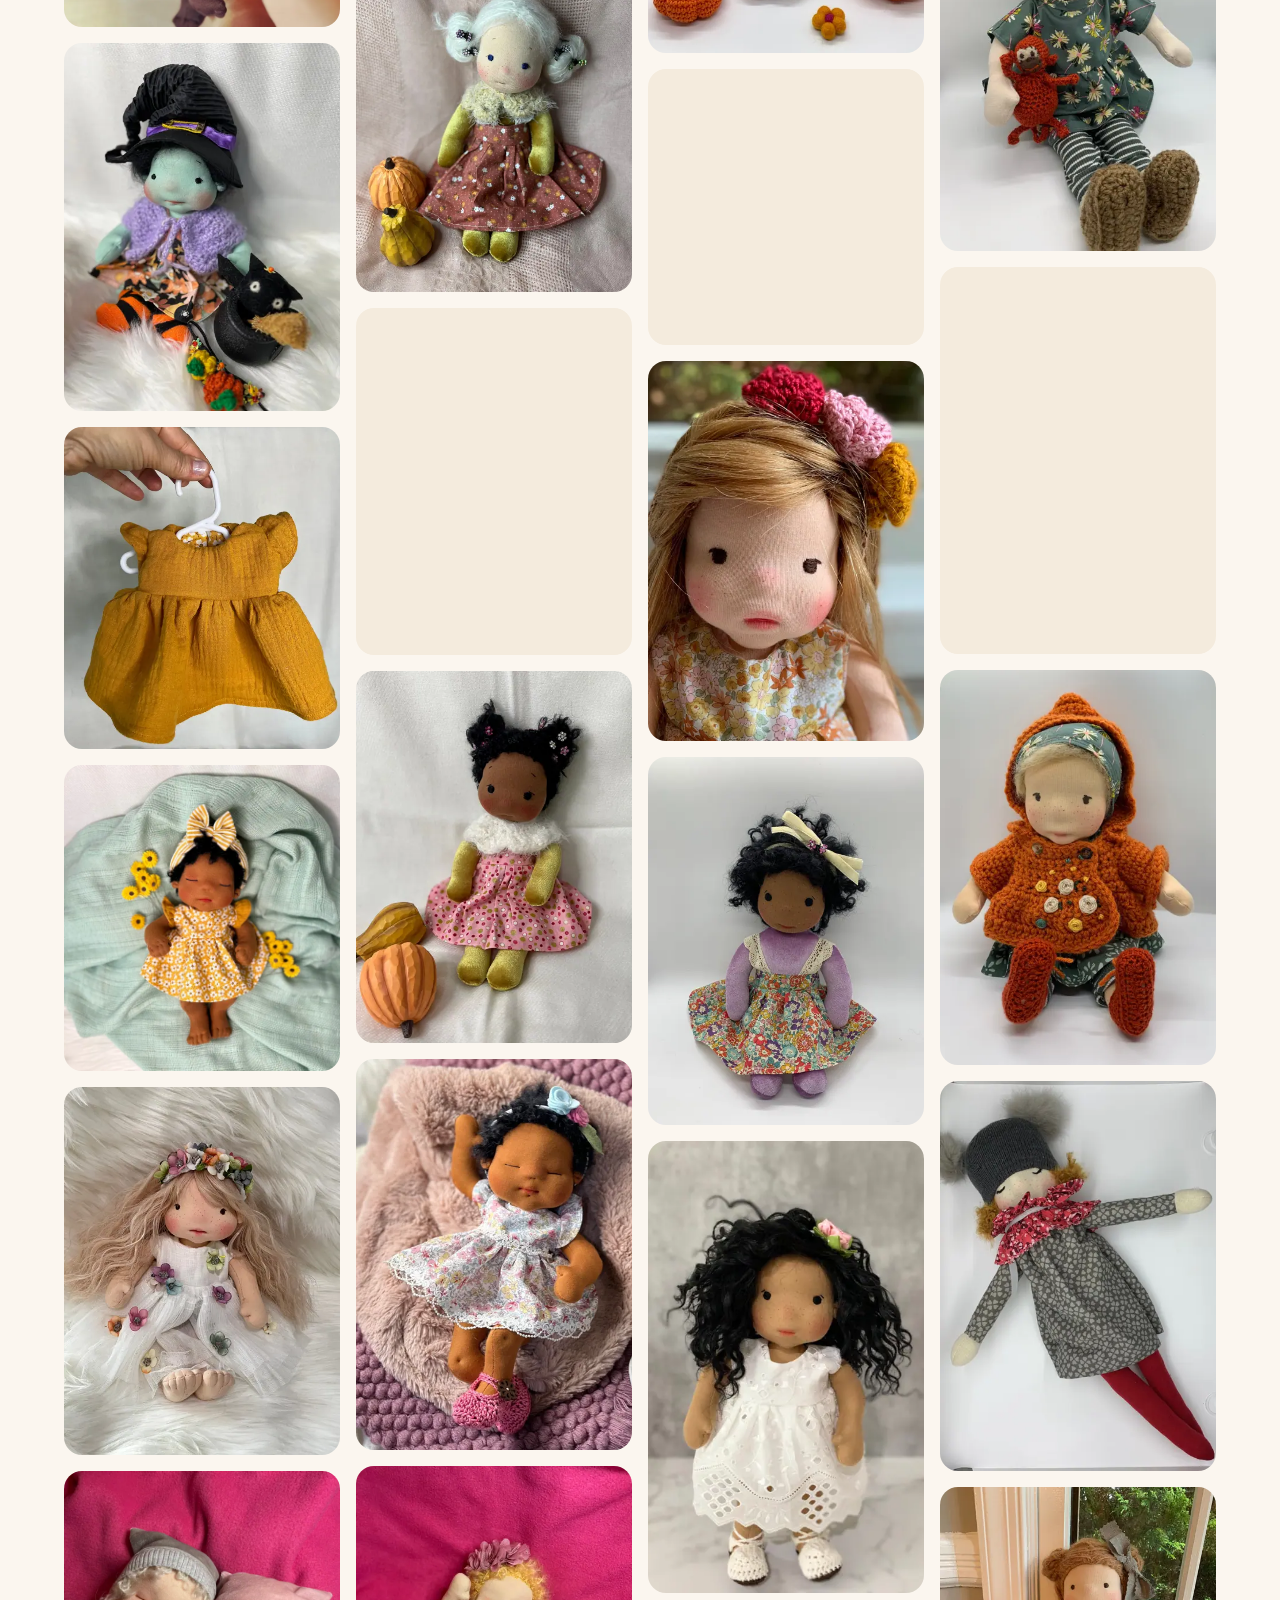
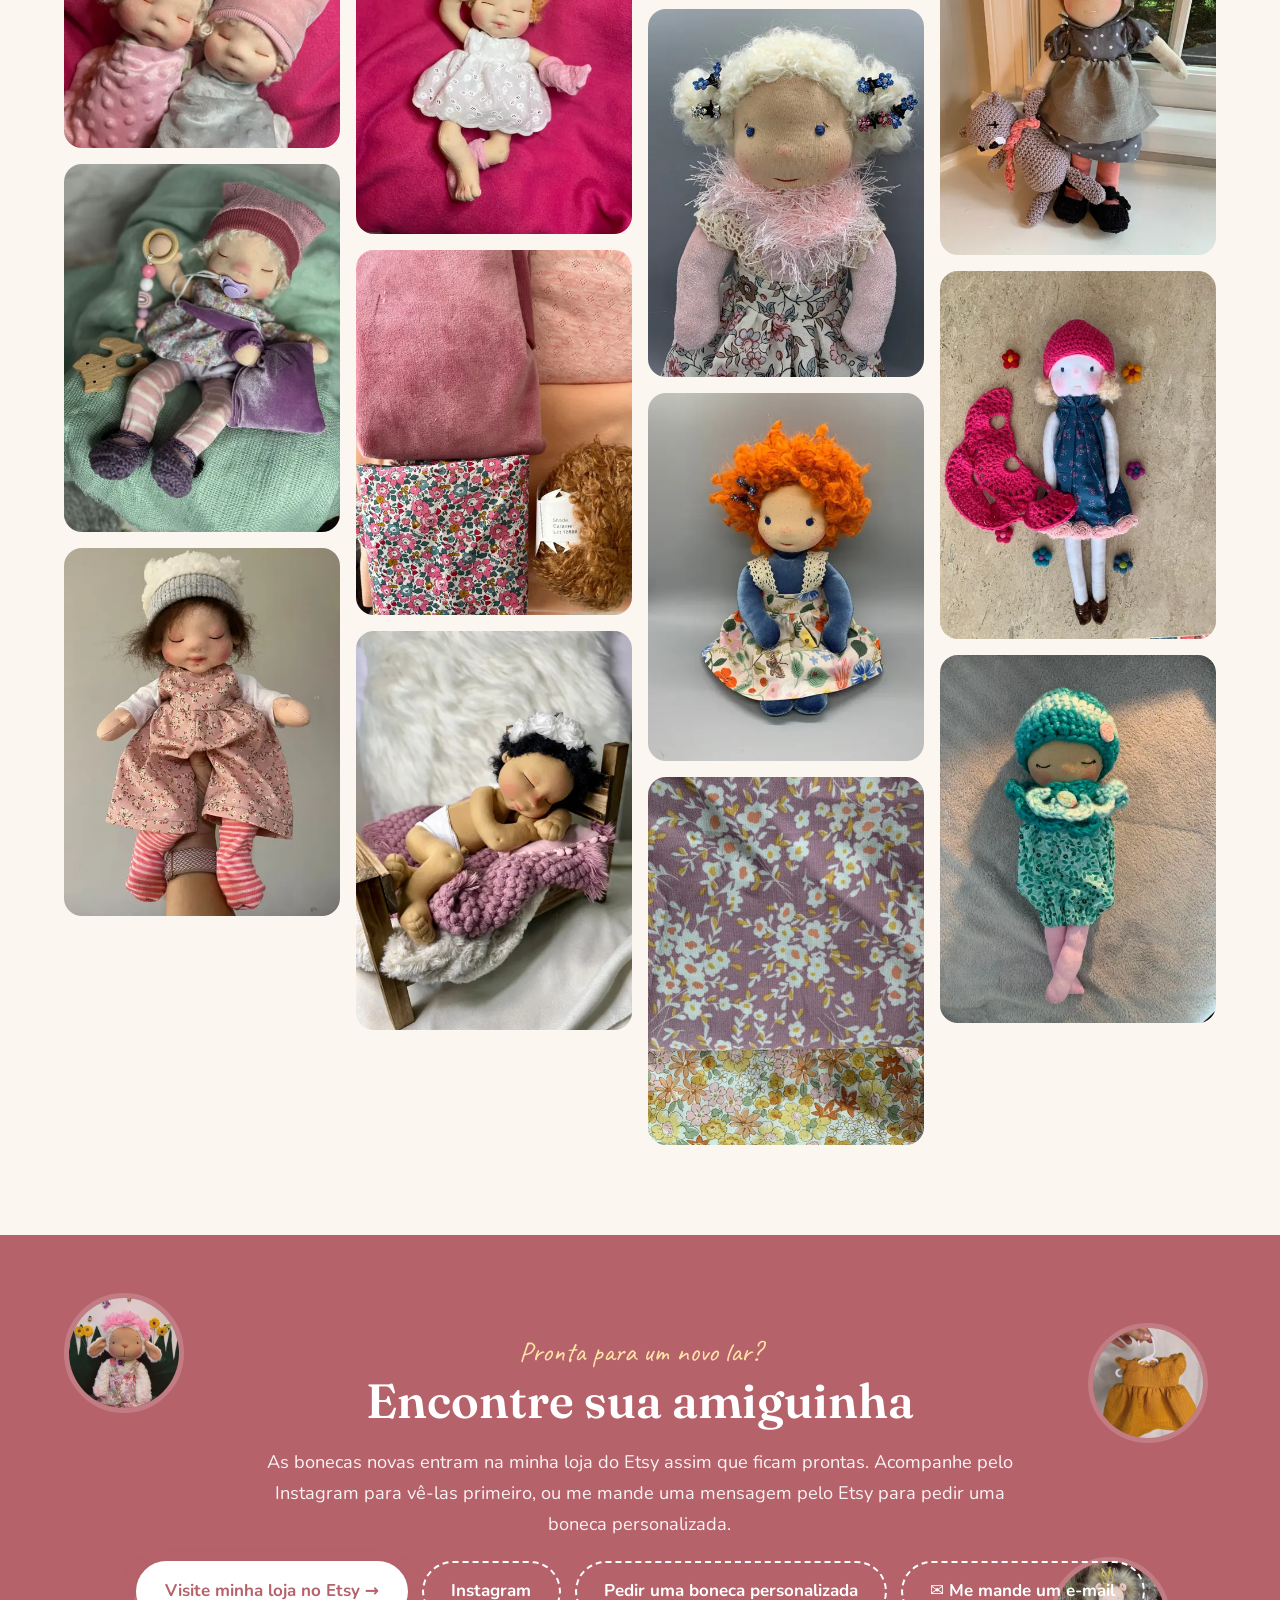
<file: pt/dolls/index.html>
<!DOCTYPE html>
<html lang="pt-BR">
<head>
<meta charset="utf-8">
<meta name="viewport" content="width=device-width, initial-scale=1">
<title>A família de bonecas · Nina Rose Art Studio</title>
<meta name="description" content="Galeria de bonecas, bebês, bichinhos e sapinhos de crochê feitos à mão por Alessandra Lavieri.">
<link rel="canonical" href="https://ninaroseartstudio.com/pt/dolls/">
<link rel="alternate" hreflang="en-US" href="https://ninaroseartstudio.com/dolls/">
<link rel="alternate" hreflang="es" href="https://ninaroseartstudio.com/es/dolls/">
<link rel="alternate" hreflang="pt-BR" href="https://ninaroseartstudio.com/pt/dolls/">
<link rel="alternate" hreflang="x-default" href="https://ninaroseartstudio.com/dolls/">
<meta property="og:type" content="website"><meta property="og:site_name" content="Nina Rose Art Studio">
<meta property="og:title" content="A família de bonecas · Nina Rose Art Studio"><meta property="og:description" content="Galeria de bonecas, bebês, bichinhos e sapinhos de crochê feitos à mão por Alessandra Lavieri.">
<meta property="og:url" content="https://ninaroseartstudio.com/pt/dolls/"><meta property="og:image" content="https://ninaroseartstudio.com/img/og.jpg">
<meta name="twitter:card" content="summary_large_image">
<meta name="theme-color" content="#B5626A">
<link rel="icon" href="/favicon.svg" type="image/svg+xml">
<link rel="preconnect" href="https://fonts.googleapis.com"><link rel="preconnect" href="https://fonts.gstatic.com" crossorigin>
<link href="https://fonts.googleapis.com/css2?family=Fraunces:ital,opsz,wght@0,9..144,400;0,9..144,600;1,9..144,400&family=Nunito:wght@400;600;700&family=Caveat:wght@500;700&display=swap" rel="stylesheet">
<link rel="stylesheet" href="/assets/site.css?v=3">
<script type="application/ld+json">{"@context": "https://schema.org", "@type": "Organization", "name": "Nina Rose Art Studio", "url": "https://ninaroseartstudio.com/", "founder": {"@type": "Person", "name": "Alessandra Lavieri de Abreu"}, "sameAs": ["https://www.etsy.com/shop/NinaRoseArts", "https://www.instagram.com/ninarose_artstudio/", "https://www.threads.com/@ninarose_artstudio"], "email": "alessandralavieri@icloud.com", "description": "Bonecas únicas de inspiração Waldorf, bichinhos de pano e vilarejos em aquarela, feitos à mão por Alessandra Lavieri."}</script>
</head>
<body class="p-dolls">
<nav id="nav" class="solid"><div class="wrap">
<a class="logo" href="/pt/"><span class="rose">🌹</span><span>Nina Rose <b>Art Studio</b></span></a>
<button class="burger" aria-label="Menu" onclick="document.body.classList.toggle('menu-open')"><i></i><i></i><i></i></button>
<div class="menu"><a href="/pt/dolls/" aria-current=page>Bonecas</a><a href="/pt/story/">Minha história</a><a href="/pt/paintings/">Pinturas</a><div class="lang"><a href="/dolls/" hreflang="en-US" class="">EN</a><a href="/es/dolls/" hreflang="es" class="">ES</a><a href="/pt/dolls/" hreflang="pt-BR" class="on">PT</a></div>
<a class="btn primary sm" href="https://www.etsy.com/shop/NinaRoseArts" target="_blank" rel="noopener">Visite minha loja</a></div>
</div></nav>
<header class="page-head"><div class="wrap"><span class="kicker">A família de bonecas</span><h1>Feitas para abraçar, guardar e amar</h1><p class="lead">Cada peça foi feita à mão, uma de cada vez. A maioria já mora com sua família — as novas chegam à loja assim que ficam prontas.</p>
<div class="filters" id="filters"><button class="on" data-f="all">Todas <small>155</small></button><button data-f="doll">Bonecas <small>80</small></button><button data-f="baby">Bebês <small>44</small></button><button data-f="animal">Bichinhos <small>15</small></button><button data-f="frog">Sapinhos <small>6</small></button><button data-f="season">Sazonais <small>2</small></button><button data-f="detail">Tecidos e detalhes <small>8</small></button></div></div></header>
<section class="tight"><div class="wrap"><div class="masonry" id="masonry"><figure class="rv" data-k="baby"><a href="/img/g/156.webp" data-lb data-cap="Baby Flor"><img loading="lazy" decoding="async" src="/img/g/156-s.webp" width="480" height="640" alt="Baby Flor — Nina Rose Art Studio"></a><figcaption>Baby Flor</figcaption></figure><figure class="rv" data-k="animal"><a href="/img/g/155.webp" data-lb data-cap="Simba the Little Lion"><img loading="lazy" decoding="async" src="/img/g/155-s.webp" width="480" height="640" alt="Simba the Little Lion — Nina Rose Art Studio"></a><figcaption>Simba the Little Lion</figcaption></figure><figure class="rv" data-k="animal"><a href="/img/g/154.webp" data-lb data-cap="Fluffy the Sheep"><img loading="lazy" decoding="async" src="/img/g/154-s.webp" width="480" height="640" alt="Fluffy the Sheep — Nina Rose Art Studio"></a><figcaption>Fluffy the Sheep</figcaption></figure><figure class="rv" data-k="animal"><a href="/img/g/153.webp" data-lb data-cap="Bichinho"><img loading="lazy" decoding="async" src="/img/g/153-s.webp" width="480" height="640" alt="Bichinho — Nina Rose Art Studio"></a><figcaption>Bichinho</figcaption></figure><figure class="rv" data-k="animal"><a href="/img/g/152.webp" data-lb data-cap="Leonel the Little Lion"><img loading="lazy" decoding="async" src="/img/g/152-s.webp" width="640" height="640" alt="Leonel the Little Lion — Nina Rose Art Studio"></a><figcaption>Leonel the Little Lion</figcaption></figure><figure class="rv" data-k="animal"><a href="/img/g/151.webp" data-lb data-cap="Wooly the Lamb"><img loading="lazy" decoding="async" src="/img/g/151-s.webp" width="362" height="640" alt="Wooly the Lamb — Nina Rose Art Studio"></a><figcaption>Wooly the Lamb</figcaption></figure><figure class="rv" data-k="animal"><a href="/img/g/150.webp" data-lb data-cap="Muffin the Mini Lamb"><img loading="lazy" decoding="async" src="/img/g/150-s.webp" width="480" height="640" alt="Muffin the Mini Lamb — Nina Rose Art Studio"></a><figcaption>Muffin the Mini Lamb</figcaption></figure><figure class="rv" data-k="doll"><a href="/img/g/149.webp" data-lb data-cap="Boneca"><img loading="lazy" decoding="async" src="/img/g/149-s.webp" width="480" height="640" alt="Boneca — Nina Rose Art Studio"></a><figcaption>Boneca</figcaption></figure><figure class="rv" data-k="animal"><a href="/img/g/148.webp" data-lb data-cap="Bichinho"><img loading="lazy" decoding="async" src="/img/g/148-s.webp" width="480" height="640" alt="Bichinho — Nina Rose Art Studio"></a><figcaption>Bichinho</figcaption></figure><figure class="rv" data-k="animal"><a href="/img/g/147.webp" data-lb data-cap="Bichinho"><img loading="lazy" decoding="async" src="/img/g/147-s.webp" width="640" height="480" alt="Bichinho — Nina Rose Art Studio"></a><figcaption>Bichinho</figcaption></figure><figure class="rv" data-k="animal"><a href="/img/g/146.webp" data-lb data-cap="Bichinho"><img loading="lazy" decoding="async" src="/img/g/146-s.webp" width="480" height="640" alt="Bichinho — Nina Rose Art Studio"></a><figcaption>Bichinho</figcaption></figure><figure class="rv" data-k="animal"><a href="/img/g/145.webp" data-lb data-cap="Bichinho"><img loading="lazy" decoding="async" src="/img/g/145-s.webp" width="480" height="640" alt="Bichinho — Nina Rose Art Studio"></a><figcaption>Bichinho</figcaption></figure><figure class="rv" data-k="doll"><a href="/img/g/144.webp" data-lb data-cap="Boneca"><img loading="lazy" decoding="async" src="/img/g/144-s.webp" width="480" height="640" alt="Boneca — Nina Rose Art Studio"></a><figcaption>Boneca</figcaption></figure><figure class="rv" data-k="baby"><a href="/img/g/143.webp" data-lb data-cap="Baby Bibi"><img loading="lazy" decoding="async" src="/img/g/143-s.webp" width="640" height="640" alt="Baby Bibi — Nina Rose Art Studio"></a><figcaption>Baby Bibi</figcaption></figure><figure class="rv" data-k="doll"><a href="/img/g/142.webp" data-lb data-cap="Boneca"><img loading="lazy" decoding="async" src="/img/g/142-s.webp" width="480" height="640" alt="Boneca — Nina Rose Art Studio"></a><figcaption>Boneca</figcaption></figure><figure class="rv" data-k="doll"><a href="/img/g/141.webp" data-lb data-cap="Noah"><img loading="lazy" decoding="async" src="/img/g/141-s.webp" width="344" height="640" alt="Noah — Nina Rose Art Studio"></a><figcaption>Noah</figcaption></figure><figure class="rv" data-k="doll"><a href="/img/g/140.webp" data-lb data-cap="Maxime"><img loading="lazy" decoding="async" src="/img/g/140-s.webp" width="480" height="640" alt="Maxime — Nina Rose Art Studio"></a><figcaption>Maxime</figcaption></figure><figure class="rv" data-k="doll"><a href="/img/g/139.webp" data-lb data-cap="Miss Cupcake"><img loading="lazy" decoding="async" src="/img/g/139-s.webp" width="480" height="640" alt="Miss Cupcake — Nina Rose Art Studio"></a><figcaption>Miss Cupcake</figcaption></figure><figure class="rv" data-k="animal"><a href="/img/g/138.webp" data-lb data-cap="Miss Fox"><img loading="lazy" decoding="async" src="/img/g/138-s.webp" width="640" height="640" alt="Miss Fox — Nina Rose Art Studio"></a><figcaption>Miss Fox</figcaption></figure><figure class="rv" data-k="animal"><a href="/img/g/137.webp" data-lb data-cap="Bichinho"><img loading="lazy" decoding="async" src="/img/g/137-s.webp" width="480" height="640" alt="Bichinho — Nina Rose Art Studio"></a><figcaption>Bichinho</figcaption></figure><figure class="rv" data-k="doll"><a href="/img/g/136.webp" data-lb data-cap="Menina Pink Velvet"><img loading="lazy" decoding="async" src="/img/g/136-s.webp" width="640" height="640" alt="Menina Pink Velvet — Nina Rose Art Studio"></a><figcaption>Menina Pink Velvet</figcaption></figure><figure class="rv" data-k="doll"><a href="/img/g/135.webp" data-lb data-cap="Boneca"><img loading="lazy" decoding="async" src="/img/g/135-s.webp" width="458" height="640" alt="Boneca — Nina Rose Art Studio"></a><figcaption>Boneca</figcaption></figure><figure class="rv" data-k="doll"><a href="/img/g/134.webp" data-lb data-cap="Juju"><img loading="lazy" decoding="async" src="/img/g/134-s.webp" width="480" height="640" alt="Juju — Nina Rose Art Studio"></a><figcaption>Juju</figcaption></figure><figure class="rv" data-k="animal"><a href="/img/g/133.webp" data-lb data-cap="Nelson the Monkey"><img loading="lazy" decoding="async" src="/img/g/133-s.webp" width="640" height="640" alt="Nelson the Monkey — Nina Rose Art Studio"></a><figcaption>Nelson the Monkey</figcaption></figure><figure class="rv" data-k="doll"><a href="/img/g/132.webp" data-lb data-cap="Boneca"><img loading="lazy" decoding="async" src="/img/g/132-s.webp" width="480" height="640" alt="Boneca — Nina Rose Art Studio"></a><figcaption>Boneca</figcaption></figure><figure class="rv" data-k="doll"><a href="/img/g/131.webp" data-lb data-cap="Menina Pink Velvet"><img loading="lazy" decoding="async" src="/img/g/131-s.webp" width="480" height="640" alt="Menina Pink Velvet — Nina Rose Art Studio"></a><figcaption>Menina Pink Velvet</figcaption></figure><figure class="rv" data-k="doll"><a href="/img/g/130.webp" data-lb data-cap="Boneca"><img loading="lazy" decoding="async" src="/img/g/130-s.webp" width="480" height="640" alt="Boneca — Nina Rose Art Studio"></a><figcaption>Boneca</figcaption></figure><figure class="rv" data-k="baby"><a href="/img/g/129.webp" data-lb data-cap="Baby Bruna"><img loading="lazy" decoding="async" src="/img/g/129-s.webp" width="480" height="640" alt="Baby Bruna — Nina Rose Art Studio"></a><figcaption>Baby Bruna</figcaption></figure><figure class="rv" data-k="detail"><a href="/img/g/128.webp" data-lb data-cap="Detalhe"><img loading="lazy" decoding="async" src="/img/g/128-s.webp" width="480" height="640" alt="Detalhe — Nina Rose Art Studio"></a><figcaption>Detalhe</figcaption></figure><figure class="rv" data-k="baby"><a href="/img/g/127.webp" data-lb data-cap="Baby Gabriela"><img loading="lazy" decoding="async" src="/img/g/127-s.webp" width="640" height="640" alt="Baby Gabriela — Nina Rose Art Studio"></a><figcaption>Baby Gabriela</figcaption></figure><figure class="rv" data-k="baby"><a href="/img/g/126.webp" data-lb data-cap="Baby Ana"><img loading="lazy" decoding="async" src="/img/g/126-s.webp" width="480" height="640" alt="Baby Ana — Nina Rose Art Studio"></a><figcaption>Baby Ana</figcaption></figure><figure class="rv" data-k="baby"><a href="/img/g/125.webp" data-lb data-cap="Baby Marie"><img loading="lazy" decoding="async" src="/img/g/125-s.webp" width="480" height="640" alt="Baby Marie — Nina Rose Art Studio"></a><figcaption>Baby Marie</figcaption></figure><figure class="rv" data-k="frog"><a href="/img/g/124.webp" data-lb data-cap="Sapinho"><img loading="lazy" decoding="async" src="/img/g/124-s.webp" width="640" height="383" alt="Sapinho — Nina Rose Art Studio"></a><figcaption>Sapinho</figcaption></figure><figure class="rv" data-k="baby"><a href="/img/g/123.webp" data-lb data-cap="Baby Umi"><img loading="lazy" decoding="async" src="/img/g/123-s.webp" width="640" height="640" alt="Baby Umi — Nina Rose Art Studio"></a><figcaption>Baby Umi</figcaption></figure><figure class="rv" data-k="baby"><a href="/img/g/122.webp" data-lb data-cap="Baby Willow and Bathilda the Bat"><img loading="lazy" decoding="async" src="/img/g/122-s.webp" width="480" height="640" alt="Baby Willow and Bathilda the Bat — Nina Rose Art Studio"></a><figcaption>Baby Willow and Bathilda the Bat</figcaption></figure><figure class="rv" data-k="doll"><a href="/img/g/121.webp" data-lb data-cap="Boneca"><img loading="lazy" decoding="async" src="/img/g/121-s.webp" width="549" height="640" alt="Boneca — Nina Rose Art Studio"></a><figcaption>Boneca</figcaption></figure><figure class="rv" data-k="baby"><a href="/img/g/120.webp" data-lb data-cap="Baby Pipa"><img loading="lazy" decoding="async" src="/img/g/120-s.webp" width="578" height="640" alt="Baby Pipa — Nina Rose Art Studio"></a><figcaption>Baby Pipa</figcaption></figure><figure class="rv" data-k="doll"><a href="/img/g/119.webp" data-lb data-cap="Amelie"><img loading="lazy" decoding="async" src="/img/g/119-s.webp" width="480" height="640" alt="Amelie — Nina Rose Art Studio"></a><figcaption>Amelie</figcaption></figure><figure class="rv" data-k="doll"><a href="/img/g/118.webp" data-lb data-cap="Boneca"><img loading="lazy" decoding="async" src="/img/g/118-s.webp" width="636" height="640" alt="Boneca — Nina Rose Art Studio"></a><figcaption>Boneca</figcaption></figure><figure class="rv" data-k="detail"><a href="/img/g/117.webp" data-lb data-cap="Detalhe"><img loading="lazy" decoding="async" src="/img/g/117-s.webp" width="480" height="640" alt="Detalhe — Nina Rose Art Studio"></a><figcaption>Detalhe</figcaption></figure><figure class="rv" data-k="baby"><a href="/img/g/116.webp" data-lb data-cap="June Rose"><img loading="lazy" decoding="async" src="/img/g/116-s.webp" width="480" height="640" alt="June Rose — Nina Rose Art Studio"></a><figcaption>June Rose</figcaption></figure><figure class="rv" data-k="frog"><a href="/img/g/115.webp" data-lb data-cap="Peter the Frog"><img loading="lazy" decoding="async" src="/img/g/115-s.webp" width="480" height="640" alt="Peter the Frog — Nina Rose Art Studio"></a><figcaption>Peter the Frog</figcaption></figure><figure class="rv" data-k="baby"><a href="/img/g/114.webp" data-lb data-cap="Baby Clarisse"><img loading="lazy" decoding="async" src="/img/g/114-s.webp" width="480" height="640" alt="Baby Clarisse — Nina Rose Art Studio"></a><figcaption>Baby Clarisse</figcaption></figure><figure class="rv" data-k="doll"><a href="/img/g/113.webp" data-lb data-cap="Boneca"><img loading="lazy" decoding="async" src="/img/g/113-s.webp" width="480" height="640" alt="Boneca — Nina Rose Art Studio"></a><figcaption>Boneca</figcaption></figure><figure class="rv" data-k="doll"><a href="/img/g/112.webp" data-lb data-cap="Melina"><img loading="lazy" decoding="async" src="/img/g/112-s.webp" width="480" height="640" alt="Melina — Nina Rose Art Studio"></a><figcaption>Melina</figcaption></figure><figure class="rv" data-k="frog"><a href="/img/g/111.webp" data-lb data-cap="Peter the Frog"><img loading="lazy" decoding="async" src="/img/g/111-s.webp" width="458" height="640" alt="Peter the Frog — Nina Rose Art Studio"></a><figcaption>Peter the Frog</figcaption></figure><figure class="rv" data-k="baby"><a href="/img/g/110.webp" data-lb data-cap="Baby Faya"><img loading="lazy" decoding="async" src="/img/g/110-s.webp" width="640" height="640" alt="Baby Faya — Nina Rose Art Studio"></a><figcaption>Baby Faya</figcaption></figure><figure class="rv" data-k="animal"><a href="/img/g/109.webp" data-lb data-cap="Cakes the Lamb"><img loading="lazy" decoding="async" src="/img/g/109-s.webp" width="640" height="640" alt="Cakes the Lamb — Nina Rose Art Studio"></a><figcaption>Cakes the Lamb</figcaption></figure><figure class="rv" data-k="frog"><a href="/img/g/108.webp" data-lb data-cap="Bea the Frog"><img loading="lazy" decoding="async" src="/img/g/108-s.webp" width="640" height="640" alt="Bea the Frog — Nina Rose Art Studio"></a><figcaption>Bea the Frog</figcaption></figure><figure class="rv" data-k="frog"><a href="/img/g/107.webp" data-lb data-cap="Bea the Frog"><img loading="lazy" decoding="async" src="/img/g/107-s.webp" width="344" height="640" alt="Bea the Frog — Nina Rose Art Studio"></a><figcaption>Bea the Frog</figcaption></figure><figure class="rv" data-k="animal"><a href="/img/g/106.webp" data-lb data-cap="Dot the Lamb"><img loading="lazy" decoding="async" src="/img/g/106-s.webp" width="480" height="640" alt="Dot the Lamb — Nina Rose Art Studio"></a><figcaption>Dot the Lamb</figcaption></figure><figure class="rv" data-k="baby"><a href="/img/g/105.webp" data-lb data-cap="Baby Ishya"><img loading="lazy" decoding="async" src="/img/g/105-s.webp" width="480" height="640" alt="Baby Ishya — Nina Rose Art Studio"></a><figcaption>Baby Ishya</figcaption></figure><figure class="rv" data-k="frog"><a href="/img/g/104.webp" data-lb data-cap="Bea the Frog"><img loading="lazy" decoding="async" src="/img/g/104-s.webp" width="480" height="640" alt="Bea the Frog — Nina Rose Art Studio"></a><figcaption>Bea the Frog</figcaption></figure><figure class="rv" data-k="doll"><a href="/img/g/103.webp" data-lb data-cap="Betina"><img loading="lazy" decoding="async" src="/img/g/103-s.webp" width="640" height="640" alt="Betina — Nina Rose Art Studio"></a><figcaption>Betina</figcaption></figure><figure class="rv" data-k="baby"><a href="/img/g/102.webp" data-lb data-cap="Baby Angelina"><img loading="lazy" decoding="async" src="/img/g/102-s.webp" width="480" height="640" alt="Baby Angelina — Nina Rose Art Studio"></a><figcaption>Baby Angelina</figcaption></figure><figure class="rv" data-k="detail"><a href="/img/g/101.webp" data-lb data-cap="Detalhe"><img loading="lazy" decoding="async" src="/img/g/101-s.webp" width="480" height="640" alt="Detalhe — Nina Rose Art Studio"></a><figcaption>Detalhe</figcaption></figure><figure class="rv" data-k="baby"><a href="/img/g/100.webp" data-lb data-cap="Baby Luca and Juju the Owl"><img loading="lazy" decoding="async" src="/img/g/100-s.webp" width="480" height="640" alt="Baby Luca and Juju the Owl — Nina Rose Art Studio"></a><figcaption>Baby Luca and Juju the Owl</figcaption></figure><figure class="rv" data-k="baby"><a href="/img/g/099.webp" data-lb data-cap="Baby Sabrina Cupcake"><img loading="lazy" decoding="async" src="/img/g/099-s.webp" width="640" height="480" alt="Baby Sabrina Cupcake — Nina Rose Art Studio"></a><figcaption>Baby Sabrina Cupcake</figcaption></figure><figure class="rv" data-k="doll"><a href="/img/g/097.webp" data-lb data-cap="Boneca"><img loading="lazy" decoding="async" src="/img/g/097-s.webp" width="480" height="640" alt="Boneca — Nina Rose Art Studio"></a><figcaption>Boneca</figcaption></figure><figure class="rv" data-k="doll"><a href="/img/g/096.webp" data-lb data-cap="Menina Lilac Velvet"><img loading="lazy" decoding="async" src="/img/g/096-s.webp" width="362" height="640" alt="Menina Lilac Velvet — Nina Rose Art Studio"></a><figcaption>Menina Lilac Velvet</figcaption></figure><figure class="rv" data-k="baby"><a href="/img/g/095.webp" data-lb data-cap="Baby Billie"><img loading="lazy" decoding="async" src="/img/g/095-s.webp" width="480" height="640" alt="Baby Billie — Nina Rose Art Studio"></a><figcaption>Baby Billie</figcaption></figure><figure class="rv" data-k="baby"><a href="/img/g/094.webp" data-lb data-cap="Baby Isabel"><img loading="lazy" decoding="async" src="/img/g/094-s.webp" width="640" height="640" alt="Baby Isabel — Nina Rose Art Studio"></a><figcaption>Baby Isabel</figcaption></figure><figure class="rv" data-k="baby"><a href="/img/g/093.webp" data-lb data-cap="Baby Levi"><img loading="lazy" decoding="async" src="/img/g/093-s.webp" width="480" height="640" alt="Baby Levi — Nina Rose Art Studio"></a><figcaption>Baby Levi</figcaption></figure><figure class="rv" data-k="baby"><a href="/img/g/092.webp" data-lb data-cap="Baby Juhi"><img loading="lazy" decoding="async" src="/img/g/092-s.webp" width="480" height="640" alt="Baby Juhi — Nina Rose Art Studio"></a><figcaption>Baby Juhi</figcaption></figure><figure class="rv" data-k="doll"><a href="/img/g/091.webp" data-lb data-cap="Boneca"><img loading="lazy" decoding="async" src="/img/g/091-s.webp" width="480" height="640" alt="Boneca — Nina Rose Art Studio"></a><figcaption>Boneca</figcaption></figure><figure class="rv" data-k="doll"><a href="/img/g/090.webp" data-lb data-cap="Juju"><img loading="lazy" decoding="async" src="/img/g/090-s.webp" width="480" height="640" alt="Juju — Nina Rose Art Studio"></a><figcaption>Juju</figcaption></figure><figure class="rv" data-k="baby"><a href="/img/g/089.webp" data-lb data-cap="Baby Maria Flor"><img loading="lazy" decoding="async" src="/img/g/089-s.webp" width="480" height="640" alt="Baby Maria Flor — Nina Rose Art Studio"></a><figcaption>Baby Maria Flor</figcaption></figure><figure class="rv" data-k="baby"><a href="/img/g/088.webp" data-lb data-cap="Baby Nina Rose"><img loading="lazy" decoding="async" src="/img/g/088-s.webp" width="480" height="640" alt="Baby Nina Rose — Nina Rose Art Studio"></a><figcaption>Baby Nina Rose</figcaption></figure><figure class="rv" data-k="doll"><a href="/img/g/087.webp" data-lb data-cap="Emma and Fangy"><img loading="lazy" decoding="async" src="/img/g/087-s.webp" width="480" height="640" alt="Emma and Fangy — Nina Rose Art Studio"></a><figcaption>Emma and Fangy</figcaption></figure><figure class="rv" data-k="baby"><a href="/img/g/086.webp" data-lb data-cap="Baby Melina"><img loading="lazy" decoding="async" src="/img/g/086-s.webp" width="480" height="640" alt="Baby Melina — Nina Rose Art Studio"></a><figcaption>Baby Melina</figcaption></figure><figure class="rv" data-k="baby"><a href="/img/g/085.webp" data-lb data-cap="Baby Viviana"><img loading="lazy" decoding="async" src="/img/g/085-s.webp" width="399" height="640" alt="Baby Viviana — Nina Rose Art Studio"></a><figcaption>Baby Viviana</figcaption></figure><figure class="rv" data-k="baby"><a href="/img/g/084.webp" data-lb data-cap="Baby Fairy Dela"><img loading="lazy" decoding="async" src="/img/g/084-s.webp" width="480" height="640" alt="Baby Fairy Dela — Nina Rose Art Studio"></a><figcaption>Baby Fairy Dela</figcaption></figure><figure class="rv" data-k="doll"><a href="/img/g/083.webp" data-lb data-cap="Menina Ballerina Pink Velvet"><img loading="lazy" decoding="async" src="/img/g/083-s.webp" width="480" height="640" alt="Menina Ballerina Pink Velvet — Nina Rose Art Studio"></a><figcaption>Menina Ballerina Pink Velvet</figcaption></figure><figure class="rv" data-k="doll"><a href="/img/g/082.webp" data-lb data-cap="Boneca"><img loading="lazy" decoding="async" src="/img/g/082-s.webp" width="640" height="453" alt="Boneca — Nina Rose Art Studio"></a><figcaption>Boneca</figcaption></figure><figure class="rv" data-k="doll"><a href="/img/g/081.webp" data-lb data-cap="Menina Gold Velvet"><img loading="lazy" decoding="async" src="/img/g/081-s.webp" width="514" height="640" alt="Menina Gold Velvet — Nina Rose Art Studio"></a><figcaption>Menina Gold Velvet</figcaption></figure><figure class="rv" data-k="doll"><a href="/img/g/080.webp" data-lb data-cap="Menina Orange Velvet"><img loading="lazy" decoding="async" src="/img/g/080-s.webp" width="509" height="640" alt="Menina Orange Velvet — Nina Rose Art Studio"></a><figcaption>Menina Orange Velvet</figcaption></figure><figure class="rv" data-k="doll"><a href="/img/g/079.webp" data-lb data-cap="Menina Gold Velvet"><img loading="lazy" decoding="async" src="/img/g/079-s.webp" width="475" height="640" alt="Menina Gold Velvet — Nina Rose Art Studio"></a><figcaption>Menina Gold Velvet</figcaption></figure><figure class="rv" data-k="baby"><a href="/img/g/078.webp" data-lb data-cap="Baby Charlie"><img loading="lazy" decoding="async" src="/img/g/078-s.webp" width="451" height="640" alt="Baby Charlie — Nina Rose Art Studio"></a><figcaption>Baby Charlie</figcaption></figure><figure class="rv" data-k="baby"><a href="/img/g/077.webp" data-lb data-cap="Baby Zia"><img loading="lazy" decoding="async" src="/img/g/077-s.webp" width="480" height="640" alt="Baby Zia — Nina Rose Art Studio"></a><figcaption>Baby Zia</figcaption></figure><figure class="rv" data-k="detail"><a href="/img/g/076.webp" data-lb data-cap="Detalhe"><img loading="lazy" decoding="async" src="/img/g/076-s.webp" width="485" height="640" alt="Detalhe — Nina Rose Art Studio"></a><figcaption>Detalhe</figcaption></figure><figure class="rv" data-k="baby"><a href="/img/g/075.webp" data-lb data-cap="Baby Ana"><img loading="lazy" decoding="async" src="/img/g/075-s.webp" width="442" height="640" alt="Baby Ana — Nina Rose Art Studio"></a><figcaption>Baby Ana</figcaption></figure><figure class="rv" data-k="baby"><a href="/img/g/074.webp" data-lb data-cap="Baby Dora"><img loading="lazy" decoding="async" src="/img/g/074-s.webp" width="542" height="640" alt="Baby Dora — Nina Rose Art Studio"></a><figcaption>Baby Dora</figcaption></figure><figure class="rv" data-k="baby"><a href="/img/g/073.webp" data-lb data-cap="Baby Surya"><img loading="lazy" decoding="async" src="/img/g/073-s.webp" width="440" height="640" alt="Baby Surya — Nina Rose Art Studio"></a><figcaption>Baby Surya</figcaption></figure><figure class="rv" data-k="baby"><a href="/img/g/072.webp" data-lb data-cap="Baby Amelia"><img loading="lazy" decoding="async" src="/img/g/072-s.webp" width="480" height="640" alt="Baby Amelia — Nina Rose Art Studio"></a><figcaption>Baby Amelia</figcaption></figure><figure class="rv" data-k="baby"><a href="/img/g/071.webp" data-lb data-cap="Baby Lilya"><img loading="lazy" decoding="async" src="/img/g/071-s.webp" width="432" height="640" alt="Baby Lilya — Nina Rose Art Studio"></a><figcaption>Baby Lilya</figcaption></figure><figure class="rv" data-k="baby"><a href="/img/g/070.webp" data-lb data-cap="Baby Nyssa"><img loading="lazy" decoding="async" src="/img/g/070-s.webp" width="389" height="640" alt="Baby Nyssa — Nina Rose Art Studio"></a><figcaption>Baby Nyssa</figcaption></figure><figure class="rv" data-k="detail"><a href="/img/g/069.webp" data-lb data-cap="Detalhe"><img loading="lazy" decoding="async" src="/img/g/069-s.webp" width="530" height="640" alt="Detalhe — Nina Rose Art Studio"></a><figcaption>Detalhe</figcaption></figure><figure class="rv" data-k="baby"><a href="/img/g/068.webp" data-lb data-cap="Baby Catarina"><img loading="lazy" decoding="async" src="/img/g/068-s.webp" width="480" height="640" alt="Baby Catarina — Nina Rose Art Studio"></a><figcaption>Baby Catarina</figcaption></figure><figure class="rv" data-k="baby"><a href="/img/g/067.webp" data-lb data-cap="Baby Flora"><img loading="lazy" decoding="async" src="/img/g/067-s.webp" width="480" height="640" alt="Baby Flora — Nina Rose Art Studio"></a><figcaption>Baby Flora</figcaption></figure><figure class="rv" data-k="baby"><a href="/img/g/066.webp" data-lb data-cap="Baby Bianca"><img loading="lazy" decoding="async" src="/img/g/066-s.webp" width="480" height="640" alt="Baby Bianca — Nina Rose Art Studio"></a><figcaption>Baby Bianca</figcaption></figure><figure class="rv" data-k="baby"><a href="/img/g/065.webp" data-lb data-cap="Baby Daisy"><img loading="lazy" decoding="async" src="/img/g/065-s.webp" width="480" height="640" alt="Baby Daisy — Nina Rose Art Studio"></a><figcaption>Baby Daisy</figcaption></figure><figure class="rv" data-k="baby"><a href="/img/g/064.webp" data-lb data-cap="Baby Martina"><img loading="lazy" decoding="async" src="/img/g/064-s.webp" width="411" height="640" alt="Baby Martina — Nina Rose Art Studio"></a><figcaption>Baby Martina</figcaption></figure><figure class="rv" data-k="baby"><a href="/img/g/063.webp" data-lb data-cap="Baby Lola"><img loading="lazy" decoding="async" src="/img/g/063-s.webp" width="395" height="640" alt="Baby Lola — Nina Rose Art Studio"></a><figcaption>Baby Lola</figcaption></figure><figure class="rv" data-k="baby"><a href="/img/g/062.webp" data-lb data-cap="Baby Dulce"><img loading="lazy" decoding="async" src="/img/g/062-s.webp" width="477" height="640" alt="Baby Dulce — Nina Rose Art Studio"></a><figcaption>Baby Dulce</figcaption></figure><figure class="rv" data-k="baby"><a href="/img/g/061.webp" data-lb data-cap="Baby Kya"><img loading="lazy" decoding="async" src="/img/g/061-s.webp" width="429" height="640" alt="Baby Kya — Nina Rose Art Studio"></a><figcaption>Baby Kya</figcaption></figure><figure class="rv" data-k="doll"><a href="/img/g/060.webp" data-lb data-cap="Aimee"><img loading="lazy" decoding="async" src="/img/g/060-s.webp" width="480" height="640" alt="Aimee — Nina Rose Art Studio"></a><figcaption>Aimee</figcaption></figure><figure class="rv" data-k="doll"><a href="/img/g/059.webp" data-lb data-cap="Noah"><img loading="lazy" decoding="async" src="/img/g/059-s.webp" width="480" height="640" alt="Noah — Nina Rose Art Studio"></a><figcaption>Noah</figcaption></figure><figure class="rv" data-k="baby"><a href="/img/g/058.webp" data-lb data-cap="Baby Alix"><img loading="lazy" decoding="async" src="/img/g/058-s.webp" width="480" height="640" alt="Baby Alix — Nina Rose Art Studio"></a><figcaption>Baby Alix</figcaption></figure><figure class="rv" data-k="baby"><a href="/img/g/057.webp" data-lb data-cap="Baby Pepper"><img loading="lazy" decoding="async" src="/img/g/057-s.webp" width="473" height="640" alt="Baby Pepper — Nina Rose Art Studio"></a><figcaption>Baby Pepper</figcaption></figure><figure class="rv" data-k="baby"><a href="/img/g/056.webp" data-lb data-cap="Baby Bea"><img loading="lazy" decoding="async" src="/img/g/056-s.webp" width="504" height="640" alt="Baby Bea — Nina Rose Art Studio"></a><figcaption>Baby Bea</figcaption></figure><figure class="rv" data-k="doll"><a href="/img/g/055.webp" data-lb data-cap="Natalia"><img loading="lazy" decoding="async" src="/img/g/055-s.webp" width="591" height="640" alt="Natalia — Nina Rose Art Studio"></a><figcaption>Natalia</figcaption></figure><figure class="rv" data-k="doll"><a href="/img/g/054.webp" data-lb data-cap="Boneca"><img loading="lazy" decoding="async" src="/img/g/054-s.webp" width="480" height="640" alt="Boneca — Nina Rose Art Studio"></a><figcaption>Boneca</figcaption></figure><figure class="rv" data-k="doll"><a href="/img/g/053.webp" data-lb data-cap="Boneca"><img loading="lazy" decoding="async" src="/img/g/053-s.webp" width="480" height="640" alt="Boneca — Nina Rose Art Studio"></a><figcaption>Boneca</figcaption></figure><figure class="rv" data-k="doll"><a href="/img/g/052.webp" data-lb data-cap="Menina Orange Velvet"><img loading="lazy" decoding="async" src="/img/g/052-s.webp" width="480" height="640" alt="Menina Orange Velvet — Nina Rose Art Studio"></a><figcaption>Menina Orange Velvet</figcaption></figure><figure class="rv" data-k="doll"><a href="/img/g/051.webp" data-lb data-cap="Menina Pink Velvet"><img loading="lazy" decoding="async" src="/img/g/051-s.webp" width="413" height="640" alt="Menina Pink Velvet — Nina Rose Art Studio"></a><figcaption>Menina Pink Velvet</figcaption></figure><figure class="rv" data-k="doll"><a href="/img/g/050.webp" data-lb data-cap="Landa"><img loading="lazy" decoding="async" src="/img/g/050-s.webp" width="480" height="640" alt="Landa — Nina Rose Art Studio"></a><figcaption>Landa</figcaption></figure><figure class="rv" data-k="doll"><a href="/img/g/049.webp" data-lb data-cap="Boneca"><img loading="lazy" decoding="async" src="/img/g/049-s.webp" width="632" height="640" alt="Boneca — Nina Rose Art Studio"></a><figcaption>Boneca</figcaption></figure><figure class="rv" data-k="doll"><a href="/img/g/048.webp" data-lb data-cap="Menina Pink Velvet"><img loading="lazy" decoding="async" src="/img/g/048-s.webp" width="460" height="640" alt="Menina Pink Velvet — Nina Rose Art Studio"></a><figcaption>Menina Pink Velvet</figcaption></figure><figure class="rv" data-k="doll"><a href="/img/g/047.webp" data-lb data-cap="Boneca"><img loading="lazy" decoding="async" src="/img/g/047-s.webp" width="445" height="640" alt="Boneca — Nina Rose Art Studio"></a><figcaption>Boneca</figcaption></figure><figure class="rv" data-k="detail"><a href="/img/g/046.webp" data-lb data-cap="Detalhe"><img loading="lazy" decoding="async" src="/img/g/046-s.webp" width="338" height="640" alt="Detalhe — Nina Rose Art Studio"></a><figcaption>Detalhe</figcaption></figure><figure class="rv" data-k="doll"><a href="/img/g/045.webp" data-lb data-cap="Lila"><img loading="lazy" decoding="async" src="/img/g/045-s.webp" width="396" height="640" alt="Lila — Nina Rose Art Studio"></a><figcaption>Lila</figcaption></figure><figure class="rv" data-k="season"><a href="/img/g/044.webp" data-lb data-cap="Witch Menina Velvet"><img loading="lazy" decoding="async" src="/img/g/044-s.webp" width="462" height="640" alt="Witch Menina Velvet — Nina Rose Art Studio"></a><figcaption>Witch Menina Velvet</figcaption></figure><figure class="rv" data-k="detail"><a href="/img/g/043.webp" data-lb data-cap="Detalhe"><img loading="lazy" decoding="async" src="/img/g/043-s.webp" width="640" height="640" alt="Detalhe — Nina Rose Art Studio"></a><figcaption>Detalhe</figcaption></figure><figure class="rv" data-k="doll"><a href="/img/g/042.webp" data-lb data-cap="Giacinta"><img loading="lazy" decoding="async" src="/img/g/042-s.webp" width="464" height="640" alt="Giacinta — Nina Rose Art Studio"></a><figcaption>Giacinta</figcaption></figure><figure class="rv" data-k="doll"><a href="/img/g/041.webp" data-lb data-cap="Menina Lilac Velvet"><img loading="lazy" decoding="async" src="/img/g/041-s.webp" width="480" height="640" alt="Menina Lilac Velvet — Nina Rose Art Studio"></a><figcaption>Menina Lilac Velvet</figcaption></figure><figure class="rv" data-k="doll"><a href="/img/g/040.webp" data-lb data-cap="Luna"><img loading="lazy" decoding="async" src="/img/g/040-s.webp" width="391" height="640" alt="Luna — Nina Rose Art Studio"></a><figcaption>Luna</figcaption></figure><figure class="rv" data-k="doll"><a href="/img/g/039.webp" data-lb data-cap="Menina Pink Velvet"><img loading="lazy" decoding="async" src="/img/g/039-s.webp" width="480" height="640" alt="Menina Pink Velvet — Nina Rose Art Studio"></a><figcaption>Menina Pink Velvet</figcaption></figure><figure class="rv" data-k="doll"><a href="/img/g/038.webp" data-lb data-cap="Menina Blue Velvet"><img loading="lazy" decoding="async" src="/img/g/038-s.webp" width="480" height="640" alt="Menina Blue Velvet — Nina Rose Art Studio"></a><figcaption>Menina Blue Velvet</figcaption></figure><figure class="rv" data-k="detail"><a href="/img/g/037.webp" data-lb data-cap="Detalhe"><img loading="lazy" decoding="async" src="/img/g/037-s.webp" width="480" height="640" alt="Detalhe — Nina Rose Art Studio"></a><figcaption>Detalhe</figcaption></figure><figure class="rv" data-k="doll"><a href="/img/g/036.webp" data-lb data-cap="Domenica"><img loading="lazy" decoding="async" src="/img/g/036-s.webp" width="439" height="640" alt="Domenica — Nina Rose Art Studio"></a><figcaption>Domenica</figcaption></figure><figure class="rv" data-k="doll"><a href="/img/g/035.webp" data-lb data-cap="Gaia"><img loading="lazy" decoding="async" src="/img/g/035-s.webp" width="446" height="640" alt="Gaia — Nina Rose Art Studio"></a><figcaption>Gaia</figcaption></figure><figure class="rv" data-k="doll"><a href="/img/g/034.webp" data-lb data-cap="Yasmin"><img loading="lazy" decoding="async" src="/img/g/034-s.webp" width="480" height="640" alt="Yasmin — Nina Rose Art Studio"></a><figcaption>Yasmin</figcaption></figure><figure class="rv" data-k="doll"><a href="/img/g/033.webp" data-lb data-cap="Dianella"><img loading="lazy" decoding="async" src="/img/g/033-s.webp" width="480" height="640" alt="Dianella — Nina Rose Art Studio"></a><figcaption>Dianella</figcaption></figure><figure class="rv" data-k="doll"><a href="/img/g/032.webp" data-lb data-cap="Menina Pink Velvet"><img loading="lazy" decoding="async" src="/img/g/032-s.webp" width="360" height="640" alt="Menina Pink Velvet — Nina Rose Art Studio"></a><figcaption>Menina Pink Velvet</figcaption></figure><figure class="rv" data-k="doll"><a href="/img/g/031.webp" data-lb data-cap="Menina"><img loading="lazy" decoding="async" src="/img/g/031-s.webp" width="480" height="640" alt="Menina — Nina Rose Art Studio"></a><figcaption>Menina</figcaption></figure><figure class="rv" data-k="doll"><a href="/img/g/030.webp" data-lb data-cap="Alex"><img loading="lazy" decoding="async" src="/img/g/030-s.webp" width="480" height="640" alt="Alex — Nina Rose Art Studio"></a><figcaption>Alex</figcaption></figure><figure class="rv" data-k="doll"><a href="/img/g/029.webp" data-lb data-cap="Aline"><img loading="lazy" decoding="async" src="/img/g/029-s.webp" width="467" height="640" alt="Aline — Nina Rose Art Studio"></a><figcaption>Aline</figcaption></figure><figure class="rv" data-k="doll"><a href="/img/g/028.webp" data-lb data-cap="Abigail"><img loading="lazy" decoding="async" src="/img/g/028-s.webp" width="480" height="640" alt="Abigail — Nina Rose Art Studio"></a><figcaption>Abigail</figcaption></figure><figure class="rv" data-k="doll"><a href="/img/g/027.webp" data-lb data-cap="Finley"><img loading="lazy" decoding="async" src="/img/g/027-s.webp" width="444" height="640" alt="Finley — Nina Rose Art Studio"></a><figcaption>Finley</figcaption></figure><figure class="rv" data-k="doll"><a href="/img/g/026.webp" data-lb data-cap="Menina Pink Plush Velvet"><img loading="lazy" decoding="async" src="/img/g/026-s.webp" width="363" height="640" alt="Menina Pink Plush Velvet — Nina Rose Art Studio"></a><figcaption>Menina Pink Plush Velvet</figcaption></figure><figure class="rv" data-k="doll"><a href="/img/g/025.webp" data-lb data-cap="Menina Pink Plush Velvet"><img loading="lazy" decoding="async" src="/img/g/025-s.webp" width="422" height="640" alt="Menina Pink Plush Velvet — Nina Rose Art Studio"></a><figcaption>Menina Pink Plush Velvet</figcaption></figure><figure class="rv" data-k="doll"><a href="/img/g/024.webp" data-lb data-cap="Menino Navy Blue Velvet"><img loading="lazy" decoding="async" src="/img/g/024-s.webp" width="366" height="640" alt="Menino Navy Blue Velvet — Nina Rose Art Studio"></a><figcaption>Menino Navy Blue Velvet</figcaption></figure><figure class="rv" data-k="doll"><a href="/img/g/023.webp" data-lb data-cap="Serena"><img loading="lazy" decoding="async" src="/img/g/023-s.webp" width="480" height="640" alt="Serena — Nina Rose Art Studio"></a><figcaption>Serena</figcaption></figure><figure class="rv" data-k="doll"><a href="/img/g/022.webp" data-lb data-cap="Menina Gray Velvet"><img loading="lazy" decoding="async" src="/img/g/022-s.webp" width="450" height="640" alt="Menina Gray Velvet — Nina Rose Art Studio"></a><figcaption>Menina Gray Velvet</figcaption></figure><figure class="rv" data-k="doll"><a href="/img/g/021.webp" data-lb data-cap="Menina Red Velvet"><img loading="lazy" decoding="async" src="/img/g/021-s.webp" width="418" height="640" alt="Menina Red Velvet — Nina Rose Art Studio"></a><figcaption>Menina Red Velvet</figcaption></figure><figure class="rv" data-k="doll"><a href="/img/g/020.webp" data-lb data-cap="Menina Grey Velvet"><img loading="lazy" decoding="async" src="/img/g/020-s.webp" width="382" height="640" alt="Menina Grey Velvet — Nina Rose Art Studio"></a><figcaption>Menina Grey Velvet</figcaption></figure><figure class="rv" data-k="doll"><a href="/img/g/019.webp" data-lb data-cap="Flora"><img loading="lazy" decoding="async" src="/img/g/019-s.webp" width="382" height="640" alt="Flora — Nina Rose Art Studio"></a><figcaption>Flora</figcaption></figure><figure class="rv" data-k="doll"><a href="/img/g/018.webp" data-lb data-cap="Magnolia"><img loading="lazy" decoding="async" src="/img/g/018-s.webp" width="426" height="640" alt="Magnolia — Nina Rose Art Studio"></a><figcaption>Magnolia</figcaption></figure><figure class="rv" data-k="doll"><a href="/img/g/017.webp" data-lb data-cap="Boneca"><img loading="lazy" decoding="async" src="/img/g/017-s.webp" width="480" height="640" alt="Boneca — Nina Rose Art Studio"></a><figcaption>Boneca</figcaption></figure><figure class="rv" data-k="doll"><a href="/img/g/016.webp" data-lb data-cap="Menina Yellow Gold Velvet"><img loading="lazy" decoding="async" src="/img/g/016-s.webp" width="480" height="640" alt="Menina Yellow Gold Velvet — Nina Rose Art Studio"></a><figcaption>Menina Yellow Gold Velvet</figcaption></figure><figure class="rv" data-k="doll"><a href="/img/g/015.webp" data-lb data-cap="Menino Blue Velvet"><img loading="lazy" decoding="async" src="/img/g/015-s.webp" width="486" height="640" alt="Menino Blue Velvet — Nina Rose Art Studio"></a><figcaption>Menino Blue Velvet</figcaption></figure><figure class="rv" data-k="doll"><a href="/img/g/014.webp" data-lb data-cap="Menina Pink Velvet"><img loading="lazy" decoding="async" src="/img/g/014-s.webp" width="480" height="640" alt="Menina Pink Velvet — Nina Rose Art Studio"></a><figcaption>Menina Pink Velvet</figcaption></figure><figure class="rv" data-k="doll"><a href="/img/g/013.webp" data-lb data-cap="Juliana"><img loading="lazy" decoding="async" src="/img/g/013-s.webp" width="433" height="640" alt="Juliana — Nina Rose Art Studio"></a><figcaption>Juliana</figcaption></figure><figure class="rv" data-k="doll"><a href="/img/g/012.webp" data-lb data-cap="Marina"><img loading="lazy" decoding="async" src="/img/g/012-s.webp" width="403" height="640" alt="Marina — Nina Rose Art Studio"></a><figcaption>Marina</figcaption></figure><figure class="rv" data-k="doll"><a href="/img/g/011.webp" data-lb data-cap="Nina Ballerina"><img loading="lazy" decoding="async" src="/img/g/011-s.webp" width="355" height="640" alt="Nina Ballerina — Nina Rose Art Studio"></a><figcaption>Nina Ballerina</figcaption></figure><figure class="rv" data-k="doll"><a href="/img/g/010.webp" data-lb data-cap="Mini Nina Ballerina"><img loading="lazy" decoding="async" src="/img/g/010-s.webp" width="443" height="640" alt="Mini Nina Ballerina — Nina Rose Art Studio"></a><figcaption>Mini Nina Ballerina</figcaption></figure><figure class="rv" data-k="doll"><a href="/img/g/009.webp" data-lb data-cap="Boneca"><img loading="lazy" decoding="async" src="/img/g/009-s.webp" width="640" height="489" alt="Boneca — Nina Rose Art Studio"></a><figcaption>Boneca</figcaption></figure><figure class="rv" data-k="doll"><a href="/img/g/008.webp" data-lb data-cap="Nicoletta"><img loading="lazy" decoding="async" src="/img/g/008-s.webp" width="406" height="640" alt="Nicoletta — Nina Rose Art Studio"></a><figcaption>Nicoletta</figcaption></figure><figure class="rv" data-k="doll"><a href="/img/g/007.webp" data-lb data-cap="Clara"><img loading="lazy" decoding="async" src="/img/g/007-s.webp" width="435" height="640" alt="Clara — Nina Rose Art Studio"></a><figcaption>Clara</figcaption></figure><figure class="rv" data-k="doll"><a href="/img/g/006.webp" data-lb data-cap="Boneca"><img loading="lazy" decoding="async" src="/img/g/006-s.webp" width="456" height="640" alt="Boneca — Nina Rose Art Studio"></a><figcaption>Boneca</figcaption></figure><figure class="rv" data-k="doll"><a href="/img/g/005.webp" data-lb data-cap="Isadora"><img loading="lazy" decoding="async" src="/img/g/005-s.webp" width="448" height="640" alt="Isadora — Nina Rose Art Studio"></a><figcaption>Isadora</figcaption></figure><figure class="rv" data-k="season"><a href="/img/g/004.webp" data-lb data-cap="Carolina"><img loading="lazy" decoding="async" src="/img/g/004-s.webp" width="453" height="640" alt="Carolina — Nina Rose Art Studio"></a><figcaption>Carolina</figcaption></figure><figure class="rv" data-k="doll"><a href="/img/g/003.webp" data-lb data-cap="Melissa"><img loading="lazy" decoding="async" src="/img/g/003-s.webp" width="480" height="640" alt="Melissa — Nina Rose Art Studio"></a><figcaption>Melissa</figcaption></figure><figure class="rv" data-k="doll"><a href="/img/g/002.webp" data-lb data-cap="Betina"><img loading="lazy" decoding="async" src="/img/g/002-s.webp" width="480" height="640" alt="Betina — Nina Rose Art Studio"></a><figcaption>Betina</figcaption></figure><figure class="rv" data-k="doll"><a href="/img/g/001.webp" data-lb data-cap="Lily"><img loading="lazy" decoding="async" src="/img/g/001-s.webp" width="480" height="640" alt="Lily — Nina Rose Art Studio"></a><figcaption>Lily</figcaption></figure></div></div></section>
<section id="adopt"><div class="floaters"><img src="/img/g/096-s.webp" alt="" style="left:5%;top:12%;animation-delay:0.0s" loading="lazy"><img src="/img/g/121-s.webp" alt="" style="left:85%;top:18%;animation-delay:-1.3s" loading="lazy"><img src="/img/g/059-s.webp" alt="" style="left:10%;top:68%;animation-delay:-2.6s" loading="lazy"><img src="/img/g/094-s.webp" alt="" style="left:82%;top:66%;animation-delay:-3.9000000000000004s" loading="lazy"><img src="/img/g/026-s.webp" alt="" style="left:47%;top:82%;animation-delay:-5.2s" loading="lazy"></div><div class="wrap">
<span class="kicker rv">Pronta para um novo lar?</span><h2 class="rv">Encontre sua amiguinha</h2>
<p class="rv lead">As bonecas novas entram na minha loja do Etsy assim que ficam prontas. Acompanhe pelo Instagram para vê-las primeiro, ou me mande uma mensagem pelo Etsy para pedir uma boneca personalizada.</p>
<div class="ctas rv center"><a class="btn primary" href="https://www.etsy.com/shop/NinaRoseArts" target="_blank" rel="noopener">Visite minha loja no Etsy →</a>
<a class="btn ghost" href="https://www.instagram.com/ninarose_artstudio/" target="_blank" rel="noopener">Instagram</a>
<a class="btn ghost" href="https://www.etsy.com/shop/NinaRoseArts" target="_blank" rel="noopener">Pedir uma boneca personalizada</a>
<a class="btn ghost" href="mailto:alessandralavieri@icloud.com">✉ Me mande um e-mail</a></div></div></section>
<footer><div class="wrap">
<div class="f-logo">🌹 Nina Rose <b>Art Studio</b></div>
<p class="hand big">Feito à mão com magia e amor</p>
<p class="f-links"><a href="https://www.etsy.com/shop/NinaRoseArts" target="_blank" rel="noopener">Etsy</a> · <a href="https://www.instagram.com/ninarose_artstudio/" target="_blank" rel="noopener">Instagram</a> · <a href="https://www.threads.com/@ninarose_artstudio" target="_blank" rel="noopener">Threads</a> · <a href="mailto:alessandralavieri@icloud.com">alessandralavieri@icloud.com</a></p>
<p class="small">Todas as bonecas e pinturas são criadas e feitas à mão por Alessandra Lavieri de Abreu.<br>© 2026 Nina Rose Art Studio</p>
</div></footer>
<div id="lb" role="dialog" aria-modal="true"><button class="lb-x" aria-label="Fechar">×</button><button class="lb-p" aria-label="Anterior">‹</button><figure><img alt=""><figcaption></figcaption></figure><button class="lb-n" aria-label="Próxima">›</button></div>
<script src="/assets/site.js?v=3" defer></script>
</body></html>
</file>
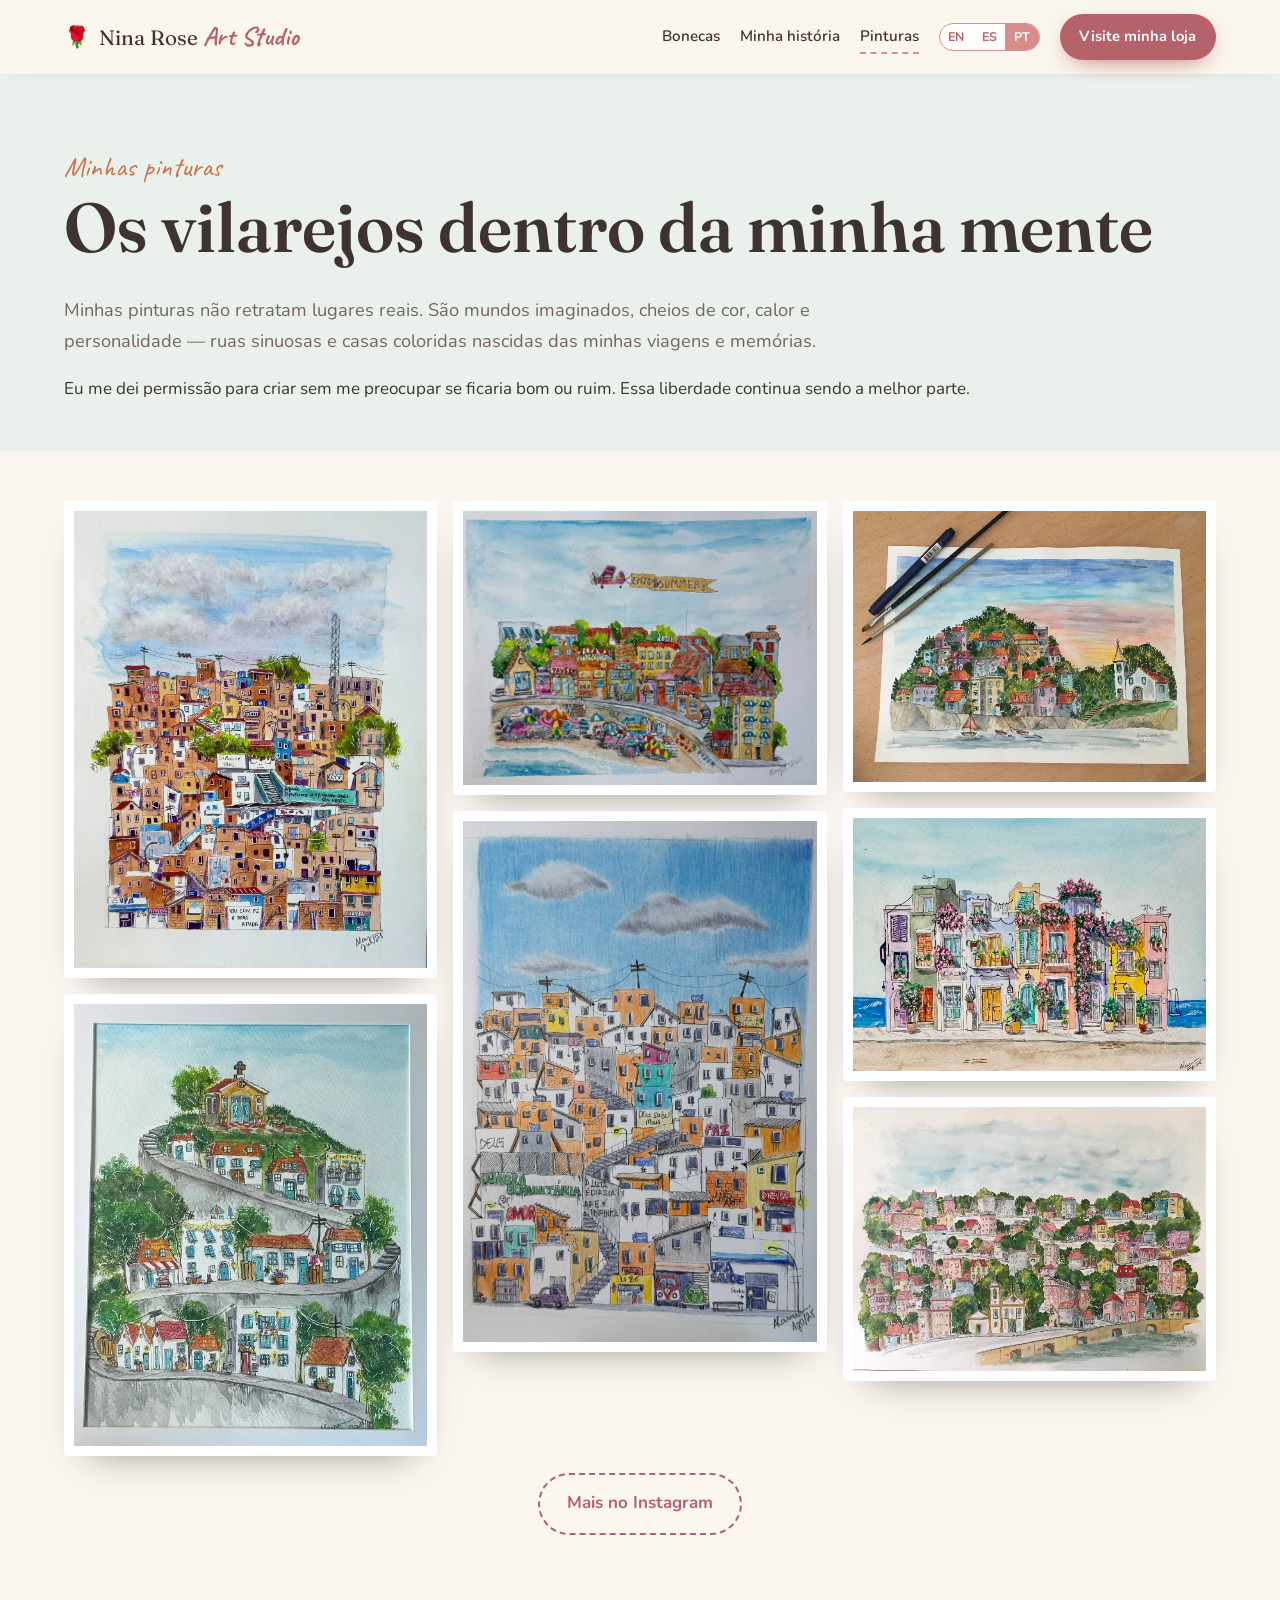
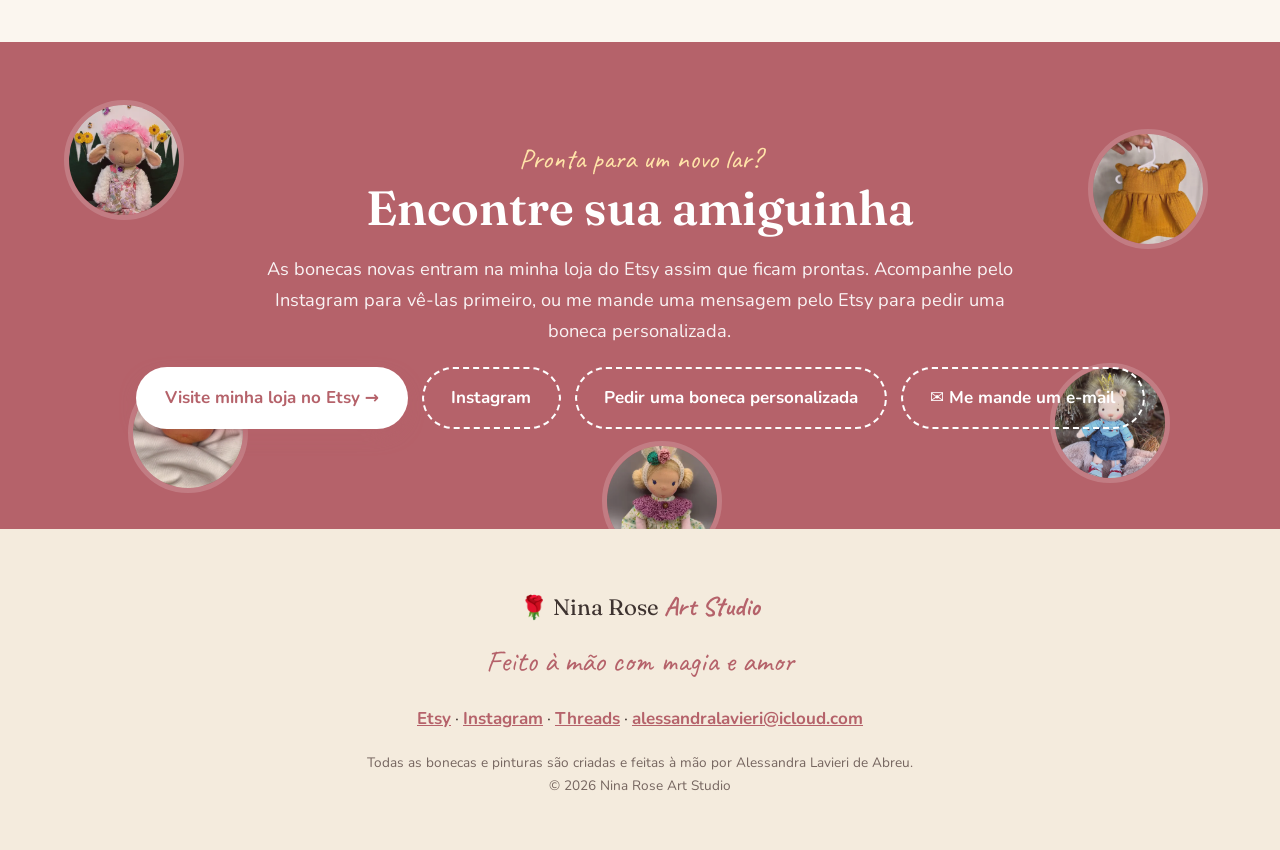
<file: pt/paintings/index.html>
<!DOCTYPE html>
<html lang="pt-BR">
<head>
<meta charset="utf-8">
<meta name="viewport" content="width=device-width, initial-scale=1">
<title>Os vilarejos dentro da minha mente · Pinturas · Nina Rose Art Studio</title>
<meta name="description" content="Aquarelas e pastéis de vilarejos imaginários, flores e jardins de Alessandra Lavieri.">
<link rel="canonical" href="https://ninaroseartstudio.com/pt/paintings/">
<link rel="alternate" hreflang="en-US" href="https://ninaroseartstudio.com/paintings/">
<link rel="alternate" hreflang="es" href="https://ninaroseartstudio.com/es/paintings/">
<link rel="alternate" hreflang="pt-BR" href="https://ninaroseartstudio.com/pt/paintings/">
<link rel="alternate" hreflang="x-default" href="https://ninaroseartstudio.com/paintings/">
<meta property="og:type" content="website"><meta property="og:site_name" content="Nina Rose Art Studio">
<meta property="og:title" content="Os vilarejos dentro da minha mente · Pinturas · Nina Rose Art Studio"><meta property="og:description" content="Aquarelas e pastéis de vilarejos imaginários, flores e jardins de Alessandra Lavieri.">
<meta property="og:url" content="https://ninaroseartstudio.com/pt/paintings/"><meta property="og:image" content="https://ninaroseartstudio.com/img/og.jpg">
<meta name="twitter:card" content="summary_large_image">
<meta name="theme-color" content="#B5626A">
<link rel="icon" href="/favicon.svg" type="image/svg+xml">
<link rel="preconnect" href="https://fonts.googleapis.com"><link rel="preconnect" href="https://fonts.gstatic.com" crossorigin>
<link href="https://fonts.googleapis.com/css2?family=Fraunces:ital,opsz,wght@0,9..144,400;0,9..144,600;1,9..144,400&family=Nunito:wght@400;600;700&family=Caveat:wght@500;700&display=swap" rel="stylesheet">
<link rel="stylesheet" href="/assets/site.css?v=3">
<script type="application/ld+json">{"@context": "https://schema.org", "@type": "Organization", "name": "Nina Rose Art Studio", "url": "https://ninaroseartstudio.com/", "founder": {"@type": "Person", "name": "Alessandra Lavieri de Abreu"}, "sameAs": ["https://www.etsy.com/shop/NinaRoseArts", "https://www.instagram.com/ninarose_artstudio/", "https://www.threads.com/@ninarose_artstudio"], "email": "alessandralavieri@icloud.com", "description": "Bonecas únicas de inspiração Waldorf, bichinhos de pano e vilarejos em aquarela, feitos à mão por Alessandra Lavieri."}</script>
</head>
<body class="p-paintings">
<nav id="nav" class="solid"><div class="wrap">
<a class="logo" href="/pt/"><span class="rose">🌹</span><span>Nina Rose <b>Art Studio</b></span></a>
<button class="burger" aria-label="Menu" onclick="document.body.classList.toggle('menu-open')"><i></i><i></i><i></i></button>
<div class="menu"><a href="/pt/dolls/">Bonecas</a><a href="/pt/story/">Minha história</a><a href="/pt/paintings/" aria-current=page>Pinturas</a><div class="lang"><a href="/paintings/" hreflang="en-US" class="">EN</a><a href="/es/paintings/" hreflang="es" class="">ES</a><a href="/pt/paintings/" hreflang="pt-BR" class="on">PT</a></div>
<a class="btn primary sm" href="https://www.etsy.com/shop/NinaRoseArts" target="_blank" rel="noopener">Visite minha loja</a></div>
</div></nav>
<header class="page-head green"><div class="wrap"><span class="kicker">Minhas pinturas</span><h1>Os vilarejos dentro da minha mente</h1><p class="lead">Minhas pinturas não retratam lugares reais. São mundos imaginados, cheios de cor, calor e personalidade — ruas sinuosas e casas coloridas nascidas das minhas viagens e memórias.</p><p>Eu me dei permissão para criar sem me preocupar se ficaria bom ou ruim. Essa liberdade continua sendo a melhor parte.</p></div></header>
<section class="tight"><div class="wrap"><div class="masonry paint"><figure class="rv"><a href="/img/p/w01.webp" data-lb data-cap="Os vilarejos dentro da minha mente"><img src="/img/p/w01.webp" alt="Os vilarejos dentro da minha mente" loading="lazy"></a></figure><figure class="rv"><a href="/img/p/w02.webp" data-lb data-cap="Os vilarejos dentro da minha mente"><img src="/img/p/w02.webp" alt="Os vilarejos dentro da minha mente" loading="lazy"></a></figure><figure class="rv"><a href="/img/p/w03.webp" data-lb data-cap="Os vilarejos dentro da minha mente"><img src="/img/p/w03.webp" alt="Os vilarejos dentro da minha mente" loading="lazy"></a></figure><figure class="rv"><a href="/img/p/w04.webp" data-lb data-cap="Os vilarejos dentro da minha mente"><img src="/img/p/w04.webp" alt="Os vilarejos dentro da minha mente" loading="lazy"></a></figure><figure class="rv"><a href="/img/p/w05.webp" data-lb data-cap="Os vilarejos dentro da minha mente"><img src="/img/p/w05.webp" alt="Os vilarejos dentro da minha mente" loading="lazy"></a></figure><figure class="rv"><a href="/img/p/w06.webp" data-lb data-cap="Os vilarejos dentro da minha mente"><img src="/img/p/w06.webp" alt="Os vilarejos dentro da minha mente" loading="lazy"></a></figure><figure class="rv"><a href="/img/p/w07.webp" data-lb data-cap="Os vilarejos dentro da minha mente"><img src="/img/p/w07.webp" alt="Os vilarejos dentro da minha mente" loading="lazy"></a></figure></div><p class="center"><a class="btn ghost" href="https://www.instagram.com/ninarose_artstudio/" target="_blank" rel="noopener">Mais no Instagram</a></p></div></section>
<section id="adopt"><div class="floaters"><img src="/img/g/096-s.webp" alt="" style="left:5%;top:12%;animation-delay:0.0s" loading="lazy"><img src="/img/g/121-s.webp" alt="" style="left:85%;top:18%;animation-delay:-1.3s" loading="lazy"><img src="/img/g/059-s.webp" alt="" style="left:10%;top:68%;animation-delay:-2.6s" loading="lazy"><img src="/img/g/094-s.webp" alt="" style="left:82%;top:66%;animation-delay:-3.9000000000000004s" loading="lazy"><img src="/img/g/026-s.webp" alt="" style="left:47%;top:82%;animation-delay:-5.2s" loading="lazy"></div><div class="wrap">
<span class="kicker rv">Pronta para um novo lar?</span><h2 class="rv">Encontre sua amiguinha</h2>
<p class="rv lead">As bonecas novas entram na minha loja do Etsy assim que ficam prontas. Acompanhe pelo Instagram para vê-las primeiro, ou me mande uma mensagem pelo Etsy para pedir uma boneca personalizada.</p>
<div class="ctas rv center"><a class="btn primary" href="https://www.etsy.com/shop/NinaRoseArts" target="_blank" rel="noopener">Visite minha loja no Etsy →</a>
<a class="btn ghost" href="https://www.instagram.com/ninarose_artstudio/" target="_blank" rel="noopener">Instagram</a>
<a class="btn ghost" href="https://www.etsy.com/shop/NinaRoseArts" target="_blank" rel="noopener">Pedir uma boneca personalizada</a>
<a class="btn ghost" href="mailto:alessandralavieri@icloud.com">✉ Me mande um e-mail</a></div></div></section>
<footer><div class="wrap">
<div class="f-logo">🌹 Nina Rose <b>Art Studio</b></div>
<p class="hand big">Feito à mão com magia e amor</p>
<p class="f-links"><a href="https://www.etsy.com/shop/NinaRoseArts" target="_blank" rel="noopener">Etsy</a> · <a href="https://www.instagram.com/ninarose_artstudio/" target="_blank" rel="noopener">Instagram</a> · <a href="https://www.threads.com/@ninarose_artstudio" target="_blank" rel="noopener">Threads</a> · <a href="mailto:alessandralavieri@icloud.com">alessandralavieri@icloud.com</a></p>
<p class="small">Todas as bonecas e pinturas são criadas e feitas à mão por Alessandra Lavieri de Abreu.<br>© 2026 Nina Rose Art Studio</p>
</div></footer>
<div id="lb" role="dialog" aria-modal="true"><button class="lb-x" aria-label="Fechar">×</button><button class="lb-p" aria-label="Anterior">‹</button><figure><img alt=""><figcaption></figcaption></figure><button class="lb-n" aria-label="Próxima">›</button></div>
<script src="/assets/site.js?v=3" defer></script>
</body></html>
</file>
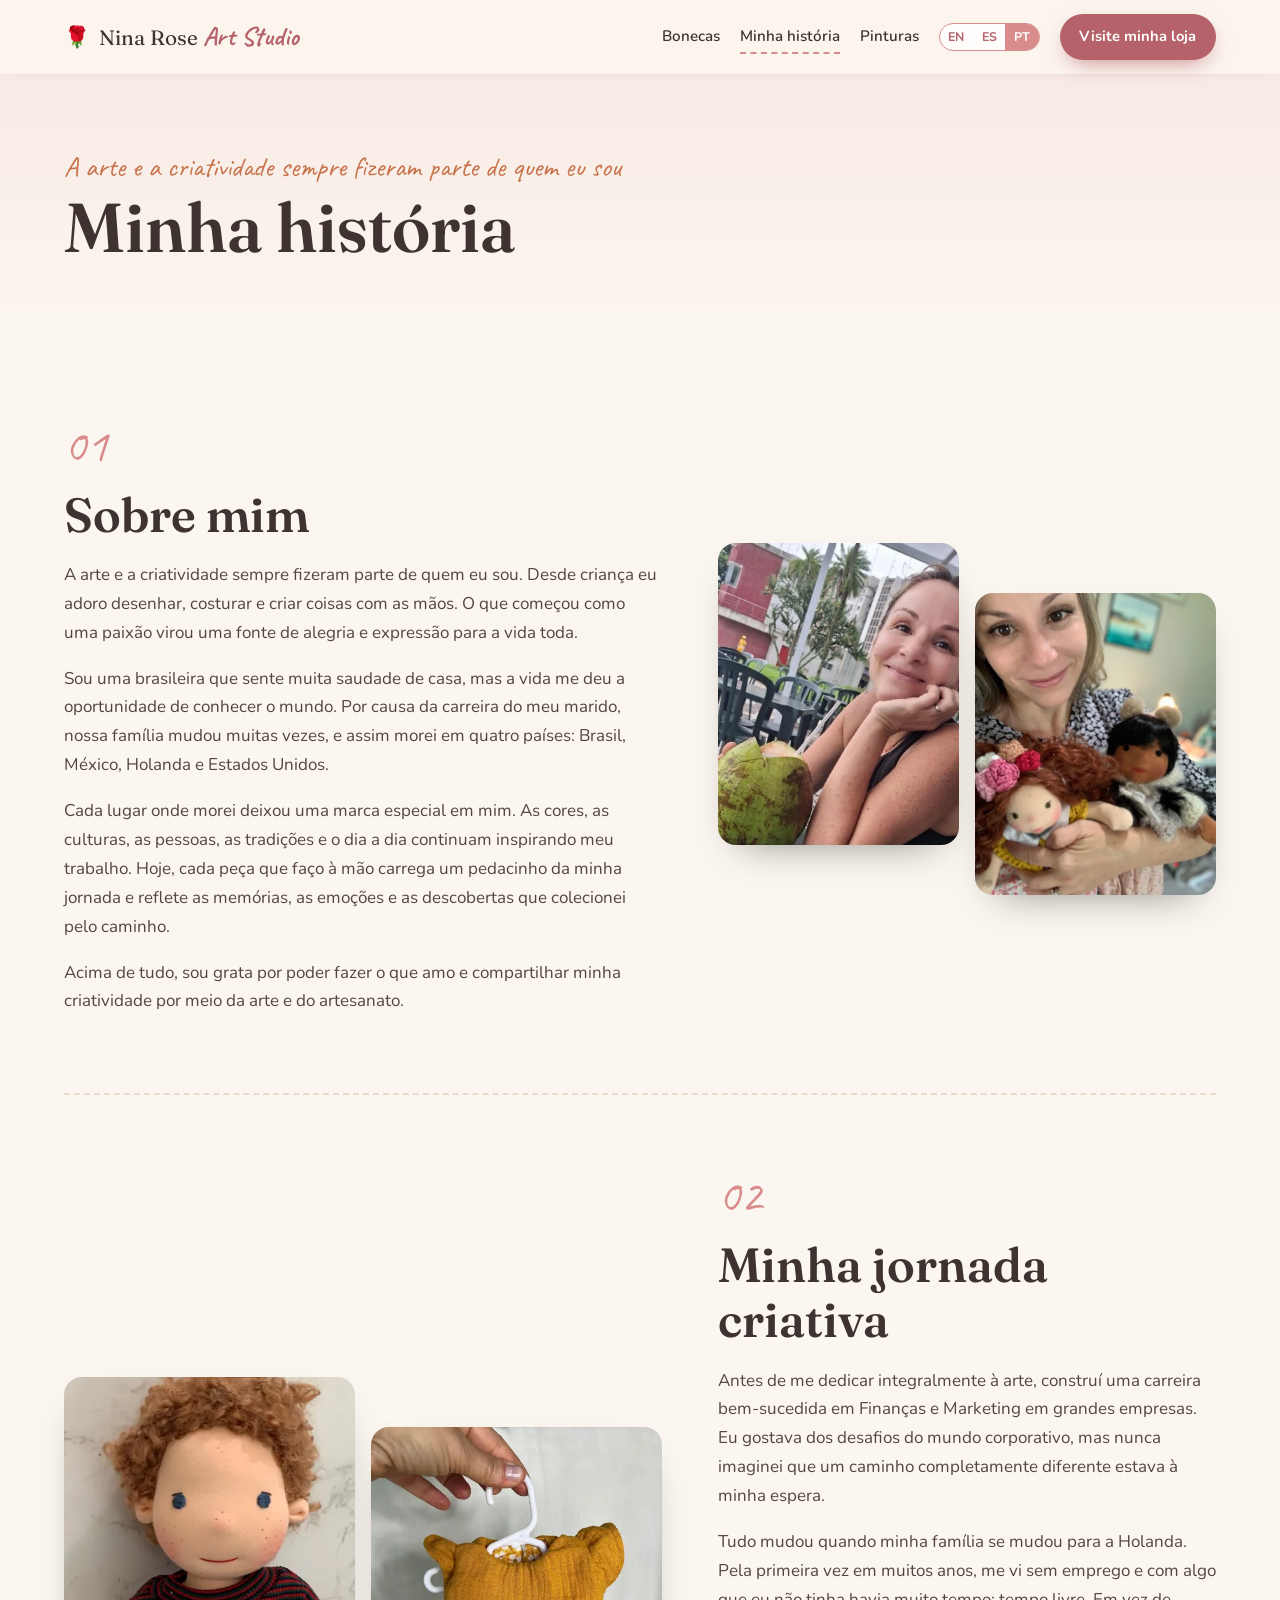
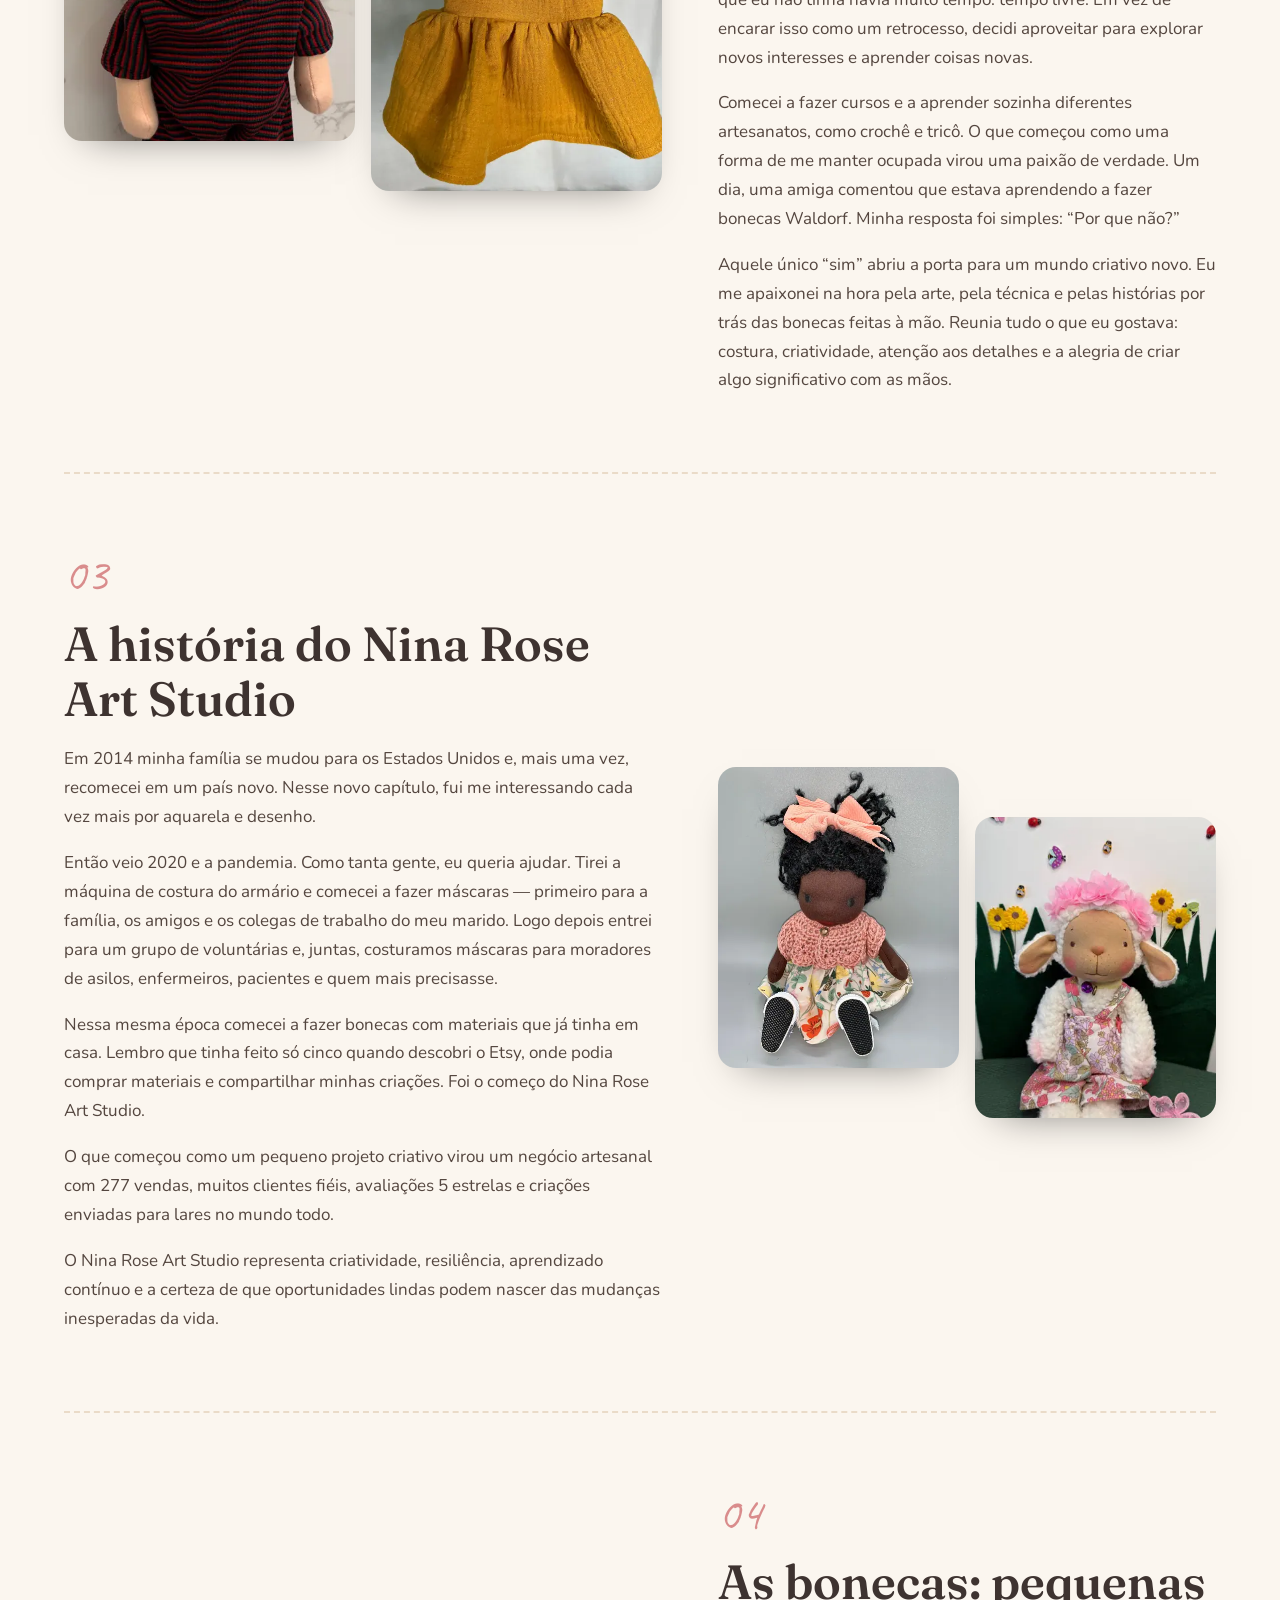
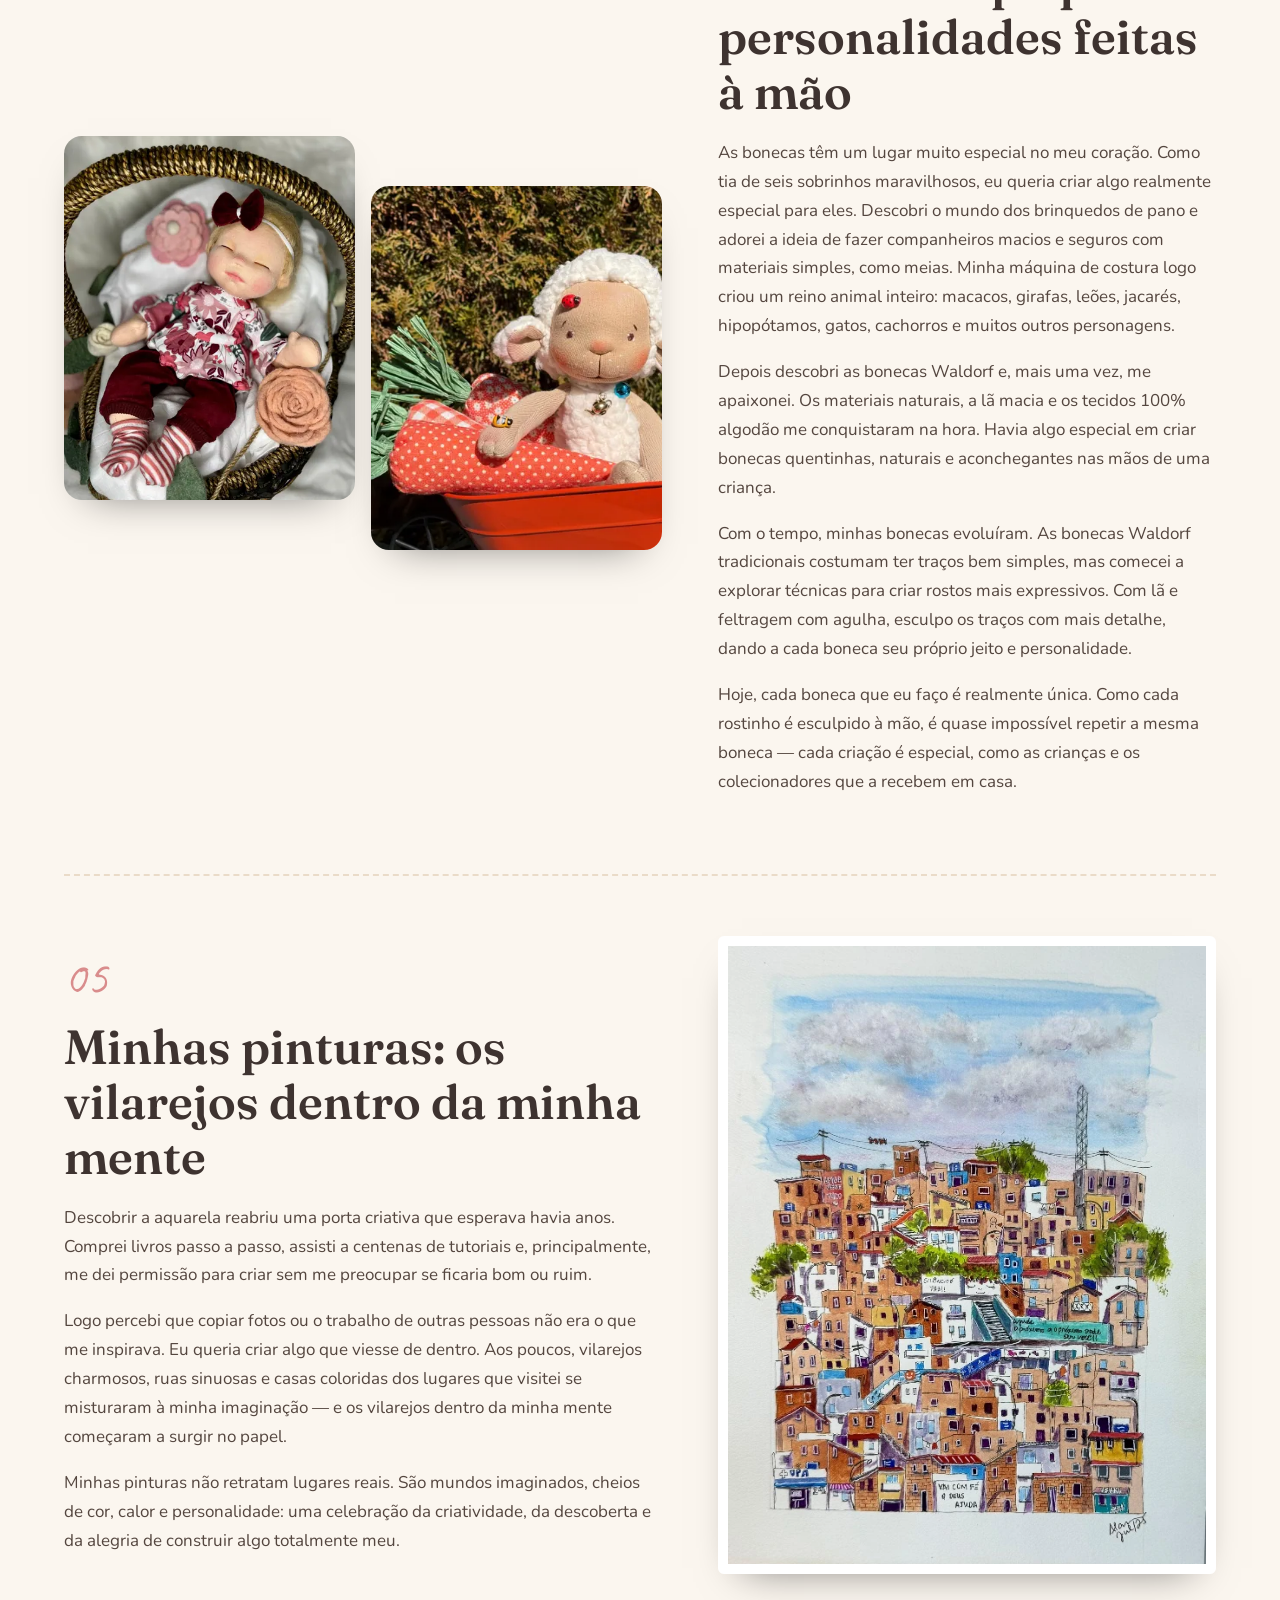
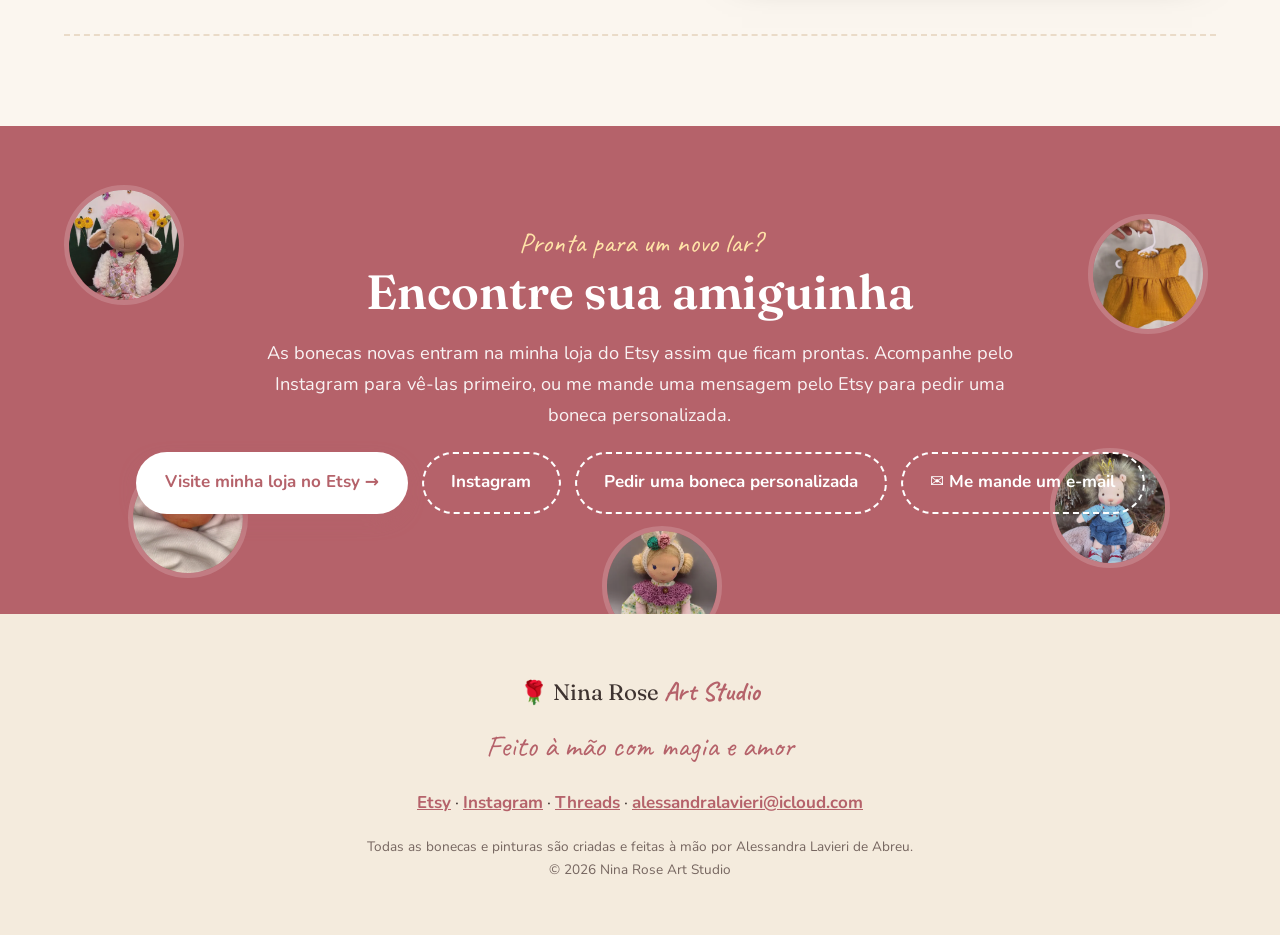
<file: pt/story/index.html>
<!DOCTYPE html>
<html lang="pt-BR">
<head>
<meta charset="utf-8">
<meta name="viewport" content="width=device-width, initial-scale=1">
<title>Minha história · Nina Rose Art Studio</title>
<meta name="description" content="Como uma artista brasileira que morou em quatro países começou a fazer bonecas com um simples “Por que não?”.">
<link rel="canonical" href="https://ninaroseartstudio.com/pt/story/">
<link rel="alternate" hreflang="en-US" href="https://ninaroseartstudio.com/story/">
<link rel="alternate" hreflang="es" href="https://ninaroseartstudio.com/es/story/">
<link rel="alternate" hreflang="pt-BR" href="https://ninaroseartstudio.com/pt/story/">
<link rel="alternate" hreflang="x-default" href="https://ninaroseartstudio.com/story/">
<meta property="og:type" content="website"><meta property="og:site_name" content="Nina Rose Art Studio">
<meta property="og:title" content="Minha história · Nina Rose Art Studio"><meta property="og:description" content="Como uma artista brasileira que morou em quatro países começou a fazer bonecas com um simples “Por que não?”.">
<meta property="og:url" content="https://ninaroseartstudio.com/pt/story/"><meta property="og:image" content="https://ninaroseartstudio.com/img/og.jpg">
<meta name="twitter:card" content="summary_large_image">
<meta name="theme-color" content="#B5626A">
<link rel="icon" href="/favicon.svg" type="image/svg+xml">
<link rel="preconnect" href="https://fonts.googleapis.com"><link rel="preconnect" href="https://fonts.gstatic.com" crossorigin>
<link href="https://fonts.googleapis.com/css2?family=Fraunces:ital,opsz,wght@0,9..144,400;0,9..144,600;1,9..144,400&family=Nunito:wght@400;600;700&family=Caveat:wght@500;700&display=swap" rel="stylesheet">
<link rel="stylesheet" href="/assets/site.css?v=3">
<script type="application/ld+json">{"@context": "https://schema.org", "@type": "Organization", "name": "Nina Rose Art Studio", "url": "https://ninaroseartstudio.com/", "founder": {"@type": "Person", "name": "Alessandra Lavieri de Abreu"}, "sameAs": ["https://www.etsy.com/shop/NinaRoseArts", "https://www.instagram.com/ninarose_artstudio/", "https://www.threads.com/@ninarose_artstudio"], "email": "alessandralavieri@icloud.com", "description": "Bonecas únicas de inspiração Waldorf, bichinhos de pano e vilarejos em aquarela, feitos à mão por Alessandra Lavieri."}</script>
</head>
<body class="p-story">
<nav id="nav" class="solid"><div class="wrap">
<a class="logo" href="/pt/"><span class="rose">🌹</span><span>Nina Rose <b>Art Studio</b></span></a>
<button class="burger" aria-label="Menu" onclick="document.body.classList.toggle('menu-open')"><i></i><i></i><i></i></button>
<div class="menu"><a href="/pt/dolls/">Bonecas</a><a href="/pt/story/" aria-current=page>Minha história</a><a href="/pt/paintings/">Pinturas</a><div class="lang"><a href="/story/" hreflang="en-US" class="">EN</a><a href="/es/story/" hreflang="es" class="">ES</a><a href="/pt/story/" hreflang="pt-BR" class="on">PT</a></div>
<a class="btn primary sm" href="https://www.etsy.com/shop/NinaRoseArts" target="_blank" rel="noopener">Visite minha loja</a></div>
</div></nav>
<header class="page-head"><div class="wrap"><span class="kicker">A arte e a criatividade sempre fizeram parte de quem eu sou</span><h1>Minha história</h1></div></header>
<section class="tight"><div class="wrap"><article class="chapter "><div class="ch-text rv"><span class="num">01</span><h2>Sobre mim</h2><p>A arte e a criatividade sempre fizeram parte de quem eu sou. Desde criança eu adoro desenhar, costurar e criar coisas com as mãos. O que começou como uma paixão virou uma fonte de alegria e expressão para a vida toda.</p><p>Sou uma brasileira que sente muita saudade de casa, mas a vida me deu a oportunidade de conhecer o mundo. Por causa da carreira do meu marido, nossa família mudou muitas vezes, e assim morei em quatro países: Brasil, México, Holanda e Estados Unidos.</p><p>Cada lugar onde morei deixou uma marca especial em mim. As cores, as culturas, as pessoas, as tradições e o dia a dia continuam inspirando meu trabalho. Hoje, cada peça que faço à mão carrega um pedacinho da minha jornada e reflete as memórias, as emoções e as descobertas que colecionei pelo caminho.</p><p>Acima de tudo, sou grata por poder fazer o que amo e compartilhar minha criatividade por meio da arte e do artesanato.</p></div><div class="ch-pics rv"><img src="/img/a/a02.webp" alt="Alessandra" loading="lazy" style="object-position:70% 22%"><img src="/img/a/a01.webp" alt="Alessandra" loading="lazy" style="object-position:50% 30%"></div></article><article class="chapter alt"><div class="ch-text rv"><span class="num">02</span><h2>Minha jornada criativa</h2><p>Antes de me dedicar integralmente à arte, construí uma carreira bem-sucedida em Finanças e Marketing em grandes empresas. Eu gostava dos desafios do mundo corporativo, mas nunca imaginei que um caminho completamente diferente estava à minha espera.</p><p>Tudo mudou quando minha família se mudou para a Holanda. Pela primeira vez em muitos anos, me vi sem emprego e com algo que eu não tinha havia muito tempo: tempo livre. Em vez de encarar isso como um retrocesso, decidi aproveitar para explorar novos interesses e aprender coisas novas.</p><p>Comecei a fazer cursos e a aprender sozinha diferentes artesanatos, como crochê e tricô. O que começou como uma forma de me manter ocupada virou uma paixão de verdade. Um dia, uma amiga comentou que estava aprendendo a fazer bonecas Waldorf. Minha resposta foi simples: “Por que não?”</p><p>Aquele único “sim” abriu a porta para um mundo criativo novo. Eu me apaixonei na hora pela arte, pela técnica e pelas histórias por trás das bonecas feitas à mão. Reunia tudo o que eu gostava: costura, criatividade, atenção aos detalhes e a alegria de criar algo significativo com as mãos.</p></div><div class="ch-pics rv"><img src="/img/g/047-s.webp" alt="" loading="lazy"><img src="/img/g/121-s.webp" alt="" loading="lazy"></div></article><article class="chapter "><div class="ch-text rv"><span class="num">03</span><h2>A história do Nina Rose Art Studio</h2><p>Em 2014 minha família se mudou para os Estados Unidos e, mais uma vez, recomecei em um país novo. Nesse novo capítulo, fui me interessando cada vez mais por aquarela e desenho.</p><p>Então veio 2020 e a pandemia. Como tanta gente, eu queria ajudar. Tirei a máquina de costura do armário e comecei a fazer máscaras — primeiro para a família, os amigos e os colegas de trabalho do meu marido. Logo depois entrei para um grupo de voluntárias e, juntas, costuramos máscaras para moradores de asilos, enfermeiros, pacientes e quem mais precisasse.</p><p>Nessa mesma época comecei a fazer bonecas com materiais que já tinha em casa. Lembro que tinha feito só cinco quando descobri o Etsy, onde podia comprar materiais e compartilhar minhas criações. Foi o começo do Nina Rose Art Studio.</p><p>O que começou como um pequeno projeto criativo virou um negócio artesanal com 277 vendas, muitos clientes fiéis, avaliações 5 estrelas e criações enviadas para lares no mundo todo.</p><p>O Nina Rose Art Studio representa criatividade, resiliência, aprendizado contínuo e a certeza de que oportunidades lindas podem nascer das mudanças inesperadas da vida.</p></div><div class="ch-pics rv"><img src="/img/g/028-s.webp" alt="" loading="lazy"><img src="/img/g/096-s.webp" alt="" loading="lazy"></div></article><article class="chapter alt"><div class="ch-text rv"><span class="num">04</span><h2>As bonecas: pequenas personalidades feitas à mão</h2><p>As bonecas têm um lugar muito especial no meu coração. Como tia de seis sobrinhos maravilhosos, eu queria criar algo realmente especial para eles. Descobri o mundo dos brinquedos de pano e adorei a ideia de fazer companheiros macios e seguros com materiais simples, como meias. Minha máquina de costura logo criou um reino animal inteiro: macacos, girafas, leões, jacarés, hipopótamos, gatos, cachorros e muitos outros personagens.</p><p>Depois descobri as bonecas Waldorf e, mais uma vez, me apaixonei. Os materiais naturais, a lã macia e os tecidos 100% algodão me conquistaram na hora. Havia algo especial em criar bonecas quentinhas, naturais e aconchegantes nas mãos de uma criança.</p><p>Com o tempo, minhas bonecas evoluíram. As bonecas Waldorf tradicionais costumam ter traços bem simples, mas comecei a explorar técnicas para criar rostos mais expressivos. Com lã e feltragem com agulha, esculpo os traços com mais detalhe, dando a cada boneca seu próprio jeito e personalidade.</p><p>Hoje, cada boneca que eu faço é realmente única. Como cada rostinho é esculpido à mão, é quase impossível repetir a mesma boneca — cada criação é especial, como as crianças e os colecionadores que a recebem em casa.</p></div><div class="ch-pics rv"><img src="/img/g/062-s.webp" alt="" loading="lazy"><img src="/img/g/099-s.webp" alt="" loading="lazy"></div></article><article class="chapter "><div class="ch-text rv"><span class="num">05</span><h2>Minhas pinturas: os vilarejos dentro da minha mente</h2><p>Descobrir a aquarela reabriu uma porta criativa que esperava havia anos. Comprei livros passo a passo, assisti a centenas de tutoriais e, principalmente, me dei permissão para criar sem me preocupar se ficaria bom ou ruim.</p><p>Logo percebi que copiar fotos ou o trabalho de outras pessoas não era o que me inspirava. Eu queria criar algo que viesse de dentro. Aos poucos, vilarejos charmosos, ruas sinuosas e casas coloridas dos lugares que visitei se misturaram à minha imaginação — e os vilarejos dentro da minha mente começaram a surgir no papel.</p><p>Minhas pinturas não retratam lugares reais. São mundos imaginados, cheios de cor, calor e personalidade: uma celebração da criatividade, da descoberta e da alegria de construir algo totalmente meu.</p></div><div class="ch-pics rv"><img class="one" src="/img/p/w01.webp" alt="" loading="lazy"></div></article></div></section>
<section id="adopt"><div class="floaters"><img src="/img/g/096-s.webp" alt="" style="left:5%;top:12%;animation-delay:0.0s" loading="lazy"><img src="/img/g/121-s.webp" alt="" style="left:85%;top:18%;animation-delay:-1.3s" loading="lazy"><img src="/img/g/059-s.webp" alt="" style="left:10%;top:68%;animation-delay:-2.6s" loading="lazy"><img src="/img/g/094-s.webp" alt="" style="left:82%;top:66%;animation-delay:-3.9000000000000004s" loading="lazy"><img src="/img/g/026-s.webp" alt="" style="left:47%;top:82%;animation-delay:-5.2s" loading="lazy"></div><div class="wrap">
<span class="kicker rv">Pronta para um novo lar?</span><h2 class="rv">Encontre sua amiguinha</h2>
<p class="rv lead">As bonecas novas entram na minha loja do Etsy assim que ficam prontas. Acompanhe pelo Instagram para vê-las primeiro, ou me mande uma mensagem pelo Etsy para pedir uma boneca personalizada.</p>
<div class="ctas rv center"><a class="btn primary" href="https://www.etsy.com/shop/NinaRoseArts" target="_blank" rel="noopener">Visite minha loja no Etsy →</a>
<a class="btn ghost" href="https://www.instagram.com/ninarose_artstudio/" target="_blank" rel="noopener">Instagram</a>
<a class="btn ghost" href="https://www.etsy.com/shop/NinaRoseArts" target="_blank" rel="noopener">Pedir uma boneca personalizada</a>
<a class="btn ghost" href="mailto:alessandralavieri@icloud.com">✉ Me mande um e-mail</a></div></div></section>
<footer><div class="wrap">
<div class="f-logo">🌹 Nina Rose <b>Art Studio</b></div>
<p class="hand big">Feito à mão com magia e amor</p>
<p class="f-links"><a href="https://www.etsy.com/shop/NinaRoseArts" target="_blank" rel="noopener">Etsy</a> · <a href="https://www.instagram.com/ninarose_artstudio/" target="_blank" rel="noopener">Instagram</a> · <a href="https://www.threads.com/@ninarose_artstudio" target="_blank" rel="noopener">Threads</a> · <a href="mailto:alessandralavieri@icloud.com">alessandralavieri@icloud.com</a></p>
<p class="small">Todas as bonecas e pinturas são criadas e feitas à mão por Alessandra Lavieri de Abreu.<br>© 2026 Nina Rose Art Studio</p>
</div></footer>
<div id="lb" role="dialog" aria-modal="true"><button class="lb-x" aria-label="Fechar">×</button><button class="lb-p" aria-label="Anterior">‹</button><figure><img alt=""><figcaption></figcaption></figure><button class="lb-n" aria-label="Próxima">›</button></div>
<script src="/assets/site.js?v=3" defer></script>
</body></html>
</file>
<file: assets/site.css>
:root{--cream:#FBF6EF;--paper:#F4EBDD;--rose:#D98C8C;--rose-d:#B5626A;--mustard:#D9A441;--sage:#9DB49A;--teal:#5E9C9A;--terra:#C8734B;--ink:#3E3330;--soft:#75655F;--r:22px}
*{box-sizing:border-box}html{scroll-behavior:smooth}
body{margin:0;background:var(--cream);color:var(--ink);font:400 17px/1.7 Nunito,system-ui,sans-serif;overflow-x:hidden}
h1,h2,h3{font-family:Fraunces,Georgia,serif;font-weight:600;line-height:1.15;margin:0 0 .4em}
h1{font-size:clamp(2.5rem,5.4vw,4.4rem)}h2{font-size:clamp(2rem,4vw,3rem)}
h1 em{font-style:italic;color:var(--rose-d)}
a{color:inherit}img{max-width:100%}
.wrap{max-width:1200px;margin:0 auto;padding:0 24px}
section{position:relative;padding:100px 0}section.tight{padding:20px 0 90px}
.center{text-align:center}.small{font-size:.85rem;color:var(--soft)}
.lead{font-size:1.14rem;color:var(--soft);max-width:42em}.center .lead,.lead.center{margin-left:auto;margin-right:auto}
.kicker{font-family:Caveat,cursive;font-size:1.75rem;color:var(--terra);display:block;margin-bottom:.15em;line-height:1.2}
.hand{font-family:Caveat,cursive;color:var(--rose-d)}.hand.big{font-size:1.9rem;margin:.2em 0}
.btn{display:inline-flex;align-items:center;gap:.5em;padding:.85em 1.6em;border-radius:999px;font-weight:700;text-decoration:none;transition:transform .25s,box-shadow .25s,background .25s;border:2px solid transparent}
.btn.sm{padding:.55em 1.2em;font-size:.92rem}
.btn.primary{background:var(--rose-d);color:#fff;box-shadow:0 8px 24px -10px var(--rose-d)}
.btn.ghost{border:2px dashed var(--rose-d);color:var(--rose-d)}
.btn.sage{background:var(--sage);color:#fff;box-shadow:0 8px 24px -10px #6f8a6c}
.hero-ctas{display:grid;grid-template-columns:auto auto;justify-content:start;align-items:start}.hero-ctas .btn{justify-content:center}.hero-ctas .btn.sage{grid-column:1}
.hello-links{display:flex;flex-wrap:wrap;gap:8px 22px;margin:1.4em 0 0}
.hello-links a{display:inline-flex;align-items:center;gap:.45em;color:var(--rose-d);font-weight:700;text-decoration:none;border-bottom:2px dashed transparent;transition:border-color .25s}
.hello-links a:hover{border-bottom-color:var(--rose)}
.hello-links svg{width:22px;height:22px;fill:none;stroke:currentColor;stroke-width:1.8;stroke-linecap:round;stroke-linejoin:round}.hello-links svg .dot{fill:currentColor;stroke:none}
@media(max-width:560px){.hero-ctas{grid-template-columns:1fr}.hero-ctas .btn.sage{order:1}.hero-ctas .btn.ghost{order:2}}
.btn:hover{transform:translateY(-3px) rotate(-1deg)}
.ctas{display:flex;gap:14px;flex-wrap:wrap;margin-top:1.2em}.ctas.center{justify-content:center}
/* nav */
nav{position:fixed;inset:0 0 auto;z-index:50;transition:background .3s,box-shadow .3s}
nav.solid{background:rgba(251,246,239,.94);backdrop-filter:blur(8px);box-shadow:0 2px 20px -12px #0003}
nav .wrap{display:flex;align-items:center;justify-content:space-between;height:74px}
.logo{font-family:Fraunces,serif;font-size:1.3rem;text-decoration:none;display:flex;align-items:center;gap:.45em;white-space:nowrap}
.logo b,.f-logo b{font-family:Caveat,cursive;font-size:1.65rem;color:var(--rose-d);font-weight:700}
.rose{display:inline-block;animation:sway 4s ease-in-out infinite alternate}@keyframes sway{to{transform:rotate(14deg)}}
.menu{display:flex;gap:1.3em;align-items:center;font-weight:600;font-size:.95rem}
.menu>a:not(.btn){text-decoration:none;position:relative}
.menu>a:not(.btn)::after{content:"";position:absolute;left:0;right:100%;bottom:-4px;border-bottom:2px dashed var(--rose);transition:right .3s}
.menu>a:not(.btn):hover::after,.menu>a[aria-current]::after{right:0}
.lang{display:flex;border:1.5px solid var(--rose);border-radius:999px;overflow:hidden;background:#fffc}
.lang a{font:700 .78rem Nunito;padding:.35em .7em;color:var(--rose-d);text-decoration:none}
.lang a.on{background:var(--rose);color:#fff}
.burger{display:none;background:none;border:0;cursor:pointer;padding:8px}.burger i{display:block;width:24px;height:2.5px;background:var(--rose-d);margin:5px 0;border-radius:2px;transition:.3s}
@media(max-width:960px){.burger{display:block}.menu{position:fixed;inset:74px 0 auto;background:var(--cream);flex-direction:column;padding:24px;gap:1em;box-shadow:0 20px 30px -20px #0004;transform:translateY(-130%);transition:transform .4s;z-index:-1}
body.menu-open .menu{transform:none}body.menu-open .burger i:nth-child(1){transform:translateY(7.5px) rotate(45deg)}body.menu-open .burger i:nth-child(2){opacity:0}body.menu-open .burger i:nth-child(3){transform:translateY(-7.5px) rotate(-45deg)}nav{background:rgba(251,246,239,.94)}}
/* hero */
#hero{min-height:100vh;display:grid;grid-template-columns:1.05fr 1fr;align-items:center;overflow:hidden;position:relative}
.hero-text{padding:120px 5vw 60px 6vw;position:relative;z-index:2}.ht{position:relative}
.stitch{display:block;width:240px;height:18px;margin:.2em 0 1em}
.stitch path{stroke:var(--mustard);stroke-width:3;fill:none;stroke-dasharray:9 7;stroke-linecap:round;animation:sew 3s ease forwards}
@keyframes sew{from{stroke-dashoffset:300}to{stroke-dashoffset:0}}
.slides{position:relative;height:100vh;overflow:hidden}
.slides .sl{position:absolute;inset:0;width:100%;height:100%;object-fit:cover;opacity:0;transform:scale(1.12);transition:opacity 1.6s ease,transform 7s ease}
.slides .sl.on{opacity:1;transform:scale(1)}
.slides .frame{overflow:hidden;display:flex;align-items:center;justify-content:center;background:var(--paper)}
.slides .frame .bg{position:absolute;inset:-40px;width:calc(100% + 80px);height:calc(100% + 80px);object-fit:cover;filter:blur(28px) saturate(1.1);opacity:.55}
.slides .frame .fg{position:relative;max-height:64%;max-width:72%;width:auto;height:auto;border:12px solid #fff;border-radius:6px;box-shadow:0 26px 60px -24px #0009;rotate:-2deg;margin-left:14%}
.slides::before{content:"";position:absolute;inset:0;z-index:1;background:linear-gradient(90deg,var(--cream) 0,transparent 26%);pointer-events:none}
.badge{position:absolute;z-index:2;bottom:8%;left:-40px;background:#fff;border-radius:50%;width:150px;height:150px;display:grid;place-items:center;text-align:center;font-family:Caveat;font-size:1.35rem;line-height:1.05;color:var(--rose-d);box-shadow:0 14px 40px -18px #0006;animation:spin 18s linear infinite}
@keyframes spin{to{transform:rotate(360deg)}}
@media(max-width:900px){#hero{grid-template-columns:1fr;min-height:auto}.slides{height:62vh;order:-1}.slides::before{background:linear-gradient(0deg,var(--cream) 0,transparent 30%)}.hero-text{padding:10px 24px 60px}.slides .frame .fg{margin-left:0;max-height:72%}.badge{left:auto;right:18px;bottom:-30px;width:118px;height:118px;font-size:1.1rem}}
.blob{position:absolute;border-radius:50%;filter:blur(55px);opacity:.33;animation:float 14s ease-in-out infinite alternate;pointer-events:none}
.b1{width:320px;height:320px;background:var(--rose);top:8%;left:-90px}.b2{width:260px;height:260px;background:var(--mustard);bottom:4%;left:40%;animation-delay:-5s}
@keyframes float{to{transform:translate(40px,-30px) scale(1.15)}}
/* marquee */
.marquee{overflow:hidden;padding:26px 0;background:var(--paper);border-block:2px dashed #e5d6c2}
.track{display:flex;gap:18px;width:max-content;animation:scroll 70s linear infinite}
.marquee:hover .track{animation-play-state:paused}
.track img{height:170px;width:170px;object-fit:cover;border-radius:50%;border:6px solid #fff;box-shadow:0 8px 20px -12px #0005;transition:transform .3s}
.track img:hover{transform:scale(1.08) rotate(-3deg)}
@keyframes scroll{to{transform:translateX(-50%)}}
/* name cards */
.names-grid{display:grid;grid-template-columns:repeat(auto-fill,minmax(220px,1fr));gap:22px;margin-top:40px}
.card{perspective:1000px;height:310px;cursor:pointer;outline:none}
.card .in{position:relative;height:100%;transition:transform .8s cubic-bezier(.3,1.4,.5,1);transform-style:preserve-3d}
.card:hover .in,.card.flip .in,.card:focus .in{transform:rotateY(180deg)}
.card .f,.card .b{position:absolute;inset:0;border-radius:var(--r);backface-visibility:hidden;-webkit-backface-visibility:hidden;overflow:hidden}
.card .f img{width:100%;height:100%;object-fit:cover}
.card .f span{position:absolute;bottom:10px;left:12px;right:12px;background:#fffe;border-radius:999px;padding:.05em .8em;font-family:Caveat;font-size:1.5rem;color:var(--rose-d);white-space:nowrap;overflow:hidden;text-overflow:ellipsis;width:fit-content;max-width:calc(100% - 24px)}
.card .b{transform:rotateY(180deg);background:var(--paper);display:flex;flex-direction:column;justify-content:center;padding:24px;text-align:center;border:2px dashed var(--rose)}
.card .b h3{font-family:Caveat;font-size:2.3rem;color:var(--rose-d);margin:0}
.card .b p{margin:.2em 0;color:var(--soft)}
/* nina */
#nina{background:linear-gradient(180deg,var(--cream),#F7E6E1)}
.nina{display:grid;grid-template-columns:1fr 1fr;gap:60px;align-items:center}
.polaroids{position:relative;height:480px}
.polaroids figure{position:absolute;margin:0;background:#fff;padding:12px 12px 46px;box-shadow:0 18px 40px -20px #0007;width:56%;transition:transform .5s}
.polaroids figure img{width:100%;aspect-ratio:1;object-fit:cover;display:block}
.polaroids figcaption{position:absolute;bottom:8px;left:0;right:0;text-align:center;font-family:Caveat;font-size:1.35rem}
.polaroids figure:nth-child(1){left:0;top:30px;transform:rotate(-7deg)}
.polaroids figure:nth-child(2){right:0;top:0;transform:rotate(5deg)}
.polaroids figure:nth-child(3){left:22%;bottom:0;transform:rotate(-2deg)}
.polaroids figure:hover{transform:rotate(0) scale(1.06);z-index:5}
@media(max-width:900px){.nina{grid-template-columns:1fr}.polaroids{height:400px}}
/* journey */
#journey{background:var(--paper)}
.map{position:relative;margin-top:50px}
.map svg{width:100%;height:auto;overflow:visible}
.map path{fill:none;stroke:var(--rose-d);stroke-width:3;stroke-dasharray:10 8}
.stops{display:grid;grid-template-columns:repeat(6,1fr);gap:16px;margin:-20px 0 40px}
.stop{background:#fff;border-radius:18px;padding:18px;box-shadow:0 10px 30px -22px #0006;text-align:center}
.stop .flag{font-size:2rem}.stop h3{font-size:1.1rem;margin:.3em 0}.stop p{font-size:.9rem;color:var(--soft);margin:0;line-height:1.55}
@media(max-width:900px){.stops{grid-template-columns:1fr 1fr}.map svg{display:none}}
/* gallery */
.filters{display:flex;gap:10px;flex-wrap:wrap;margin:26px 0 10px}
.filters button{border:2px solid var(--rose);background:#fff;color:var(--rose-d);border-radius:999px;padding:.45em 1.1em;font:700 .95rem Nunito;cursor:pointer;transition:.25s}
.filters button small{opacity:.7;font-weight:600}
.filters button.on,.filters button:hover{background:var(--rose);color:#fff}
.masonry{columns:4 250px;column-gap:16px;margin-top:30px}
.masonry figure{break-inside:avoid;margin:0 0 16px;border-radius:18px;overflow:hidden;position:relative;background:var(--paper)}
.masonry figure.hide{display:none}
.masonry a{display:block;cursor:zoom-in}
.masonry img{width:100%;height:auto;display:block;transition:transform .8s}
.masonry figure:hover img{transform:scale(1.07)}
.masonry figcaption{position:absolute;inset:auto 0 0;padding:34px 14px 10px;background:linear-gradient(transparent,#0009);color:#fff;font-family:Caveat;font-size:1.4rem;opacity:0;transform:translateY(10px);transition:.35s;pointer-events:none}
.masonry figure:hover figcaption{opacity:1;transform:none}
@media(hover:none){.masonry figcaption{opacity:1;transform:none;font-size:1.2rem}}
.masonry.paint{columns:3 300px}.masonry.paint figure{border:10px solid #fff;box-shadow:0 18px 40px -26px #0008;border-radius:4px}
/* materials */
#materials{background:var(--paper)}
.mats{display:grid;grid-template-columns:repeat(5,1fr);gap:18px;margin-top:40px}
.mat{text-align:center}.mat .ring{width:100%;aspect-ratio:1;border-radius:50%;overflow:hidden;border:6px solid #fff;box-shadow:0 12px 30px -18px #0007;margin-bottom:12px}
.mat img{width:100%;height:100%;object-fit:cover;transition:transform 1s}.mat:hover img{transform:scale(1.15) rotate(4deg)}
.mat h3{font-size:1.05rem;margin:0}.mat p{font-size:.88rem;color:var(--soft);margin:.2em 0 0}
@media(max-width:900px){.mats{grid-template-columns:repeat(2,1fr)}}
/* villages */
#villages,.page-head.green{background:#EAF1EC}#villages{overflow:hidden}
.vill{display:grid;grid-template-columns:1fr 1.25fr;gap:50px;align-items:center}
.paint-stack{position:relative;height:520px}
.paint-stack img{position:absolute;width:60%;border:10px solid #fff;box-shadow:0 20px 50px -25px #0008;aspect-ratio:1;object-fit:cover}
.paint-stack img:nth-child(1){left:0;top:40px;rotate:-4deg}.paint-stack img:nth-child(2){right:0;top:0;rotate:3deg}.paint-stack img:nth-child(3){left:20%;bottom:0;rotate:-1deg}
@media(max-width:900px){.vill{grid-template-columns:1fr}.paint-stack{height:380px}}
/* reviews */
.stats{display:flex;gap:44px;justify-content:center;flex-wrap:wrap;margin:10px 0 40px}
.stats b{display:block;font-family:Fraunces;font-size:3rem;color:var(--rose-d);line-height:1.1}
.quotes{position:relative;height:150px;max-width:760px;margin:0 auto}
.quotes blockquote{position:absolute;inset:0;margin:0;font-family:Fraunces;font-style:italic;font-size:clamp(1.4rem,2.6vw,2rem);opacity:0;transform:translateY(20px);transition:.8s}
.quotes blockquote.on{opacity:1;transform:none}
.quotes cite{display:block;font:600 .95rem Nunito;color:var(--soft);margin-top:.6em;font-style:normal}
/* cta */
#adopt{background:var(--rose-d);color:#fff;text-align:center;overflow:hidden}
#adopt h2{color:#fff}#adopt .kicker{color:#FFE3A8}#adopt .lead{color:#fff;opacity:.92;margin:0 auto 10px}
#adopt .btn.primary{background:#fff;color:var(--rose-d)}#adopt .btn.ghost{border-color:#fff;color:#fff}
#adopt .wrap{position:relative;z-index:2}
.floaters img{position:absolute;width:120px;height:120px;border-radius:50%;object-fit:cover;border:5px solid #fff3;animation:bob 6s ease-in-out infinite alternate;opacity:.85}
@keyframes bob{to{transform:translateY(-24px) rotate(6deg)}}
@media(max-width:700px){.floaters img{width:70px;height:70px;opacity:.5}}
/* page heads */
.page-head{padding:150px 0 30px;background:linear-gradient(180deg,#F7E6E1,var(--cream))}
/* story */
.chapter{display:grid;grid-template-columns:1.2fr 1fr;gap:56px;align-items:center;padding:60px 0;border-bottom:2px dashed #eadbc8}
.chapter.alt .ch-text{order:2}
.chapter .num{font-family:Caveat;font-size:3rem;color:var(--rose)}
.chapter p{color:#54463f}
.ch-pics{position:relative;display:grid;grid-template-columns:1fr 1fr;gap:16px}
.ch-pics img{width:100%;aspect-ratio:4/5;object-fit:cover;border-radius:18px;box-shadow:0 18px 40px -24px #0008}
.ch-pics img:nth-child(2){margin-top:50px}
.ch-pics img.one{grid-column:1/-1;aspect-ratio:auto;object-fit:contain;border:10px solid #fff;border-radius:6px}
@media(max-width:900px){.chapter{grid-template-columns:1fr;gap:24px}.chapter.alt .ch-text{order:0}}
footer{padding:56px 0 40px;text-align:center;background:var(--paper)}
.f-logo{font-family:Fraunces;font-size:1.4rem}.f-links a{color:var(--rose-d);font-weight:700}
/* reveal */
.rv{opacity:0;transform:translateY(36px);transition:opacity .9s ease,transform .9s cubic-bezier(.2,.8,.2,1)}
.rv.in{opacity:1;transform:none}
.no-js .rv{opacity:1;transform:none}
/* lightbox */
#lb{position:fixed;inset:0;background:#2a201eee;z-index:100;display:none;place-items:center}
#lb.on{display:grid;animation:fade .3s}
#lb figure{margin:0;text-align:center}
#lb img{max-width:88vw;max-height:84vh;border-radius:14px;box-shadow:0 30px 80px #000a;animation:pop .35s}
#lb figcaption{color:#fff;font-family:Caveat;font-size:1.8rem;margin-top:.3em}
#lb button{position:absolute;background:#fff2;color:#fff;border:0;width:54px;height:54px;border-radius:50%;font-size:2rem;cursor:pointer;line-height:1}
#lb button:hover{background:#fff4}.lb-x{top:18px;right:18px}.lb-p{left:18px;top:50%}.lb-n{right:18px;top:50%}
@keyframes fade{from{opacity:0}}@keyframes pop{from{transform:scale(.92);opacity:0}}
@media (prefers-reduced-motion:reduce){*{animation:none!important;transition:none!important}.rv{opacity:1;transform:none}}
</file>
